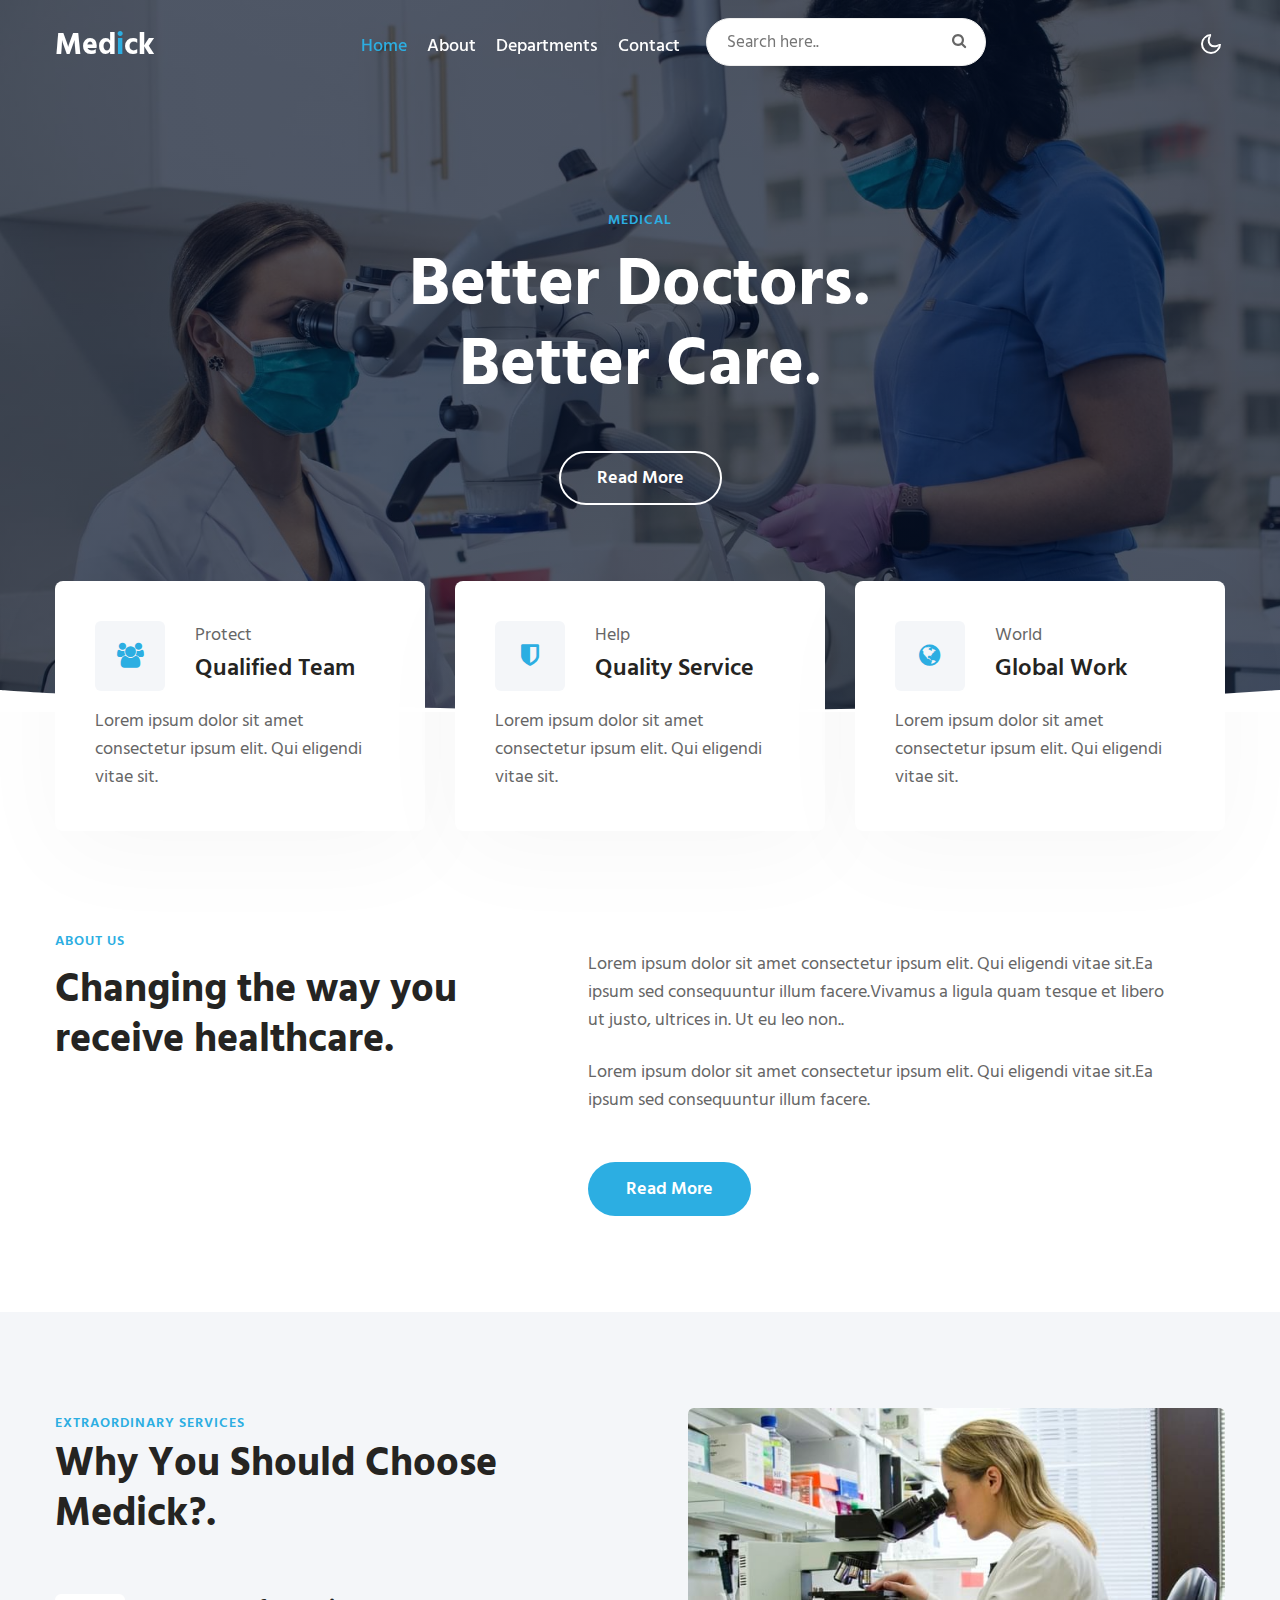
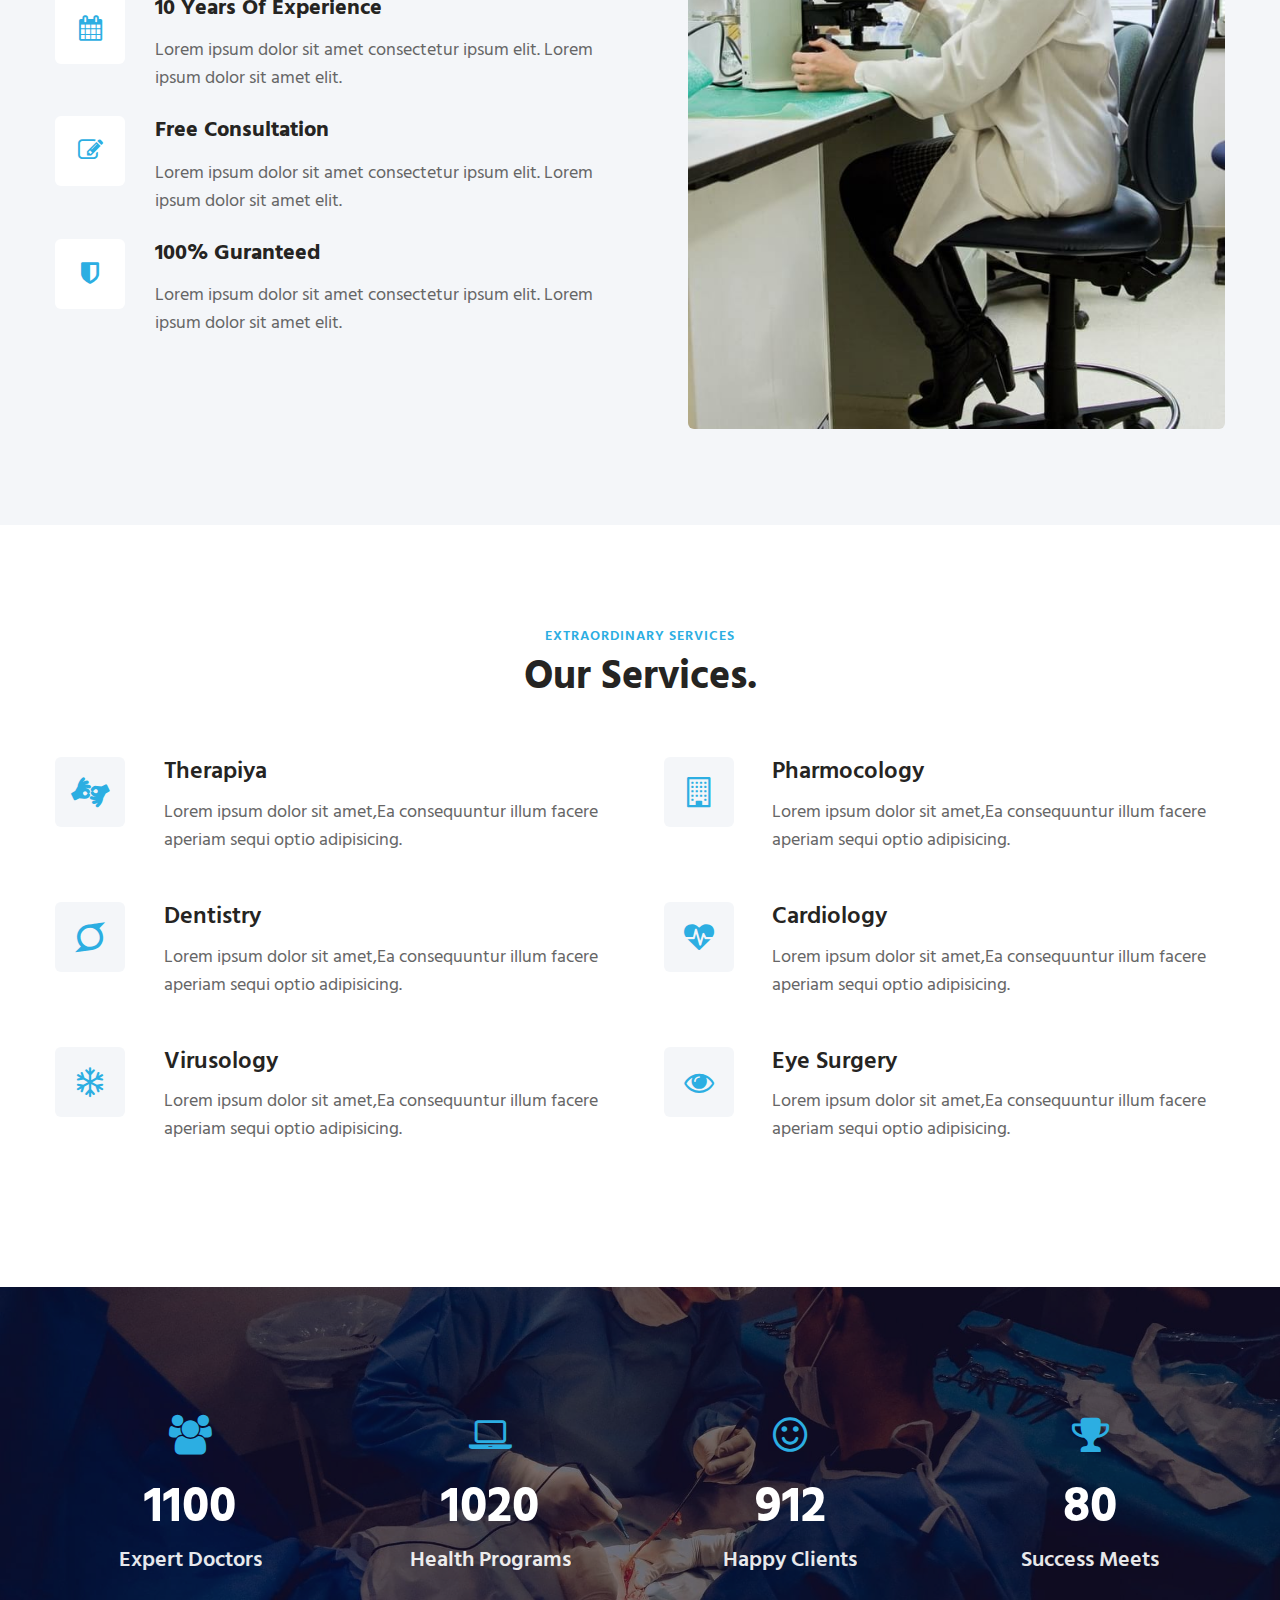
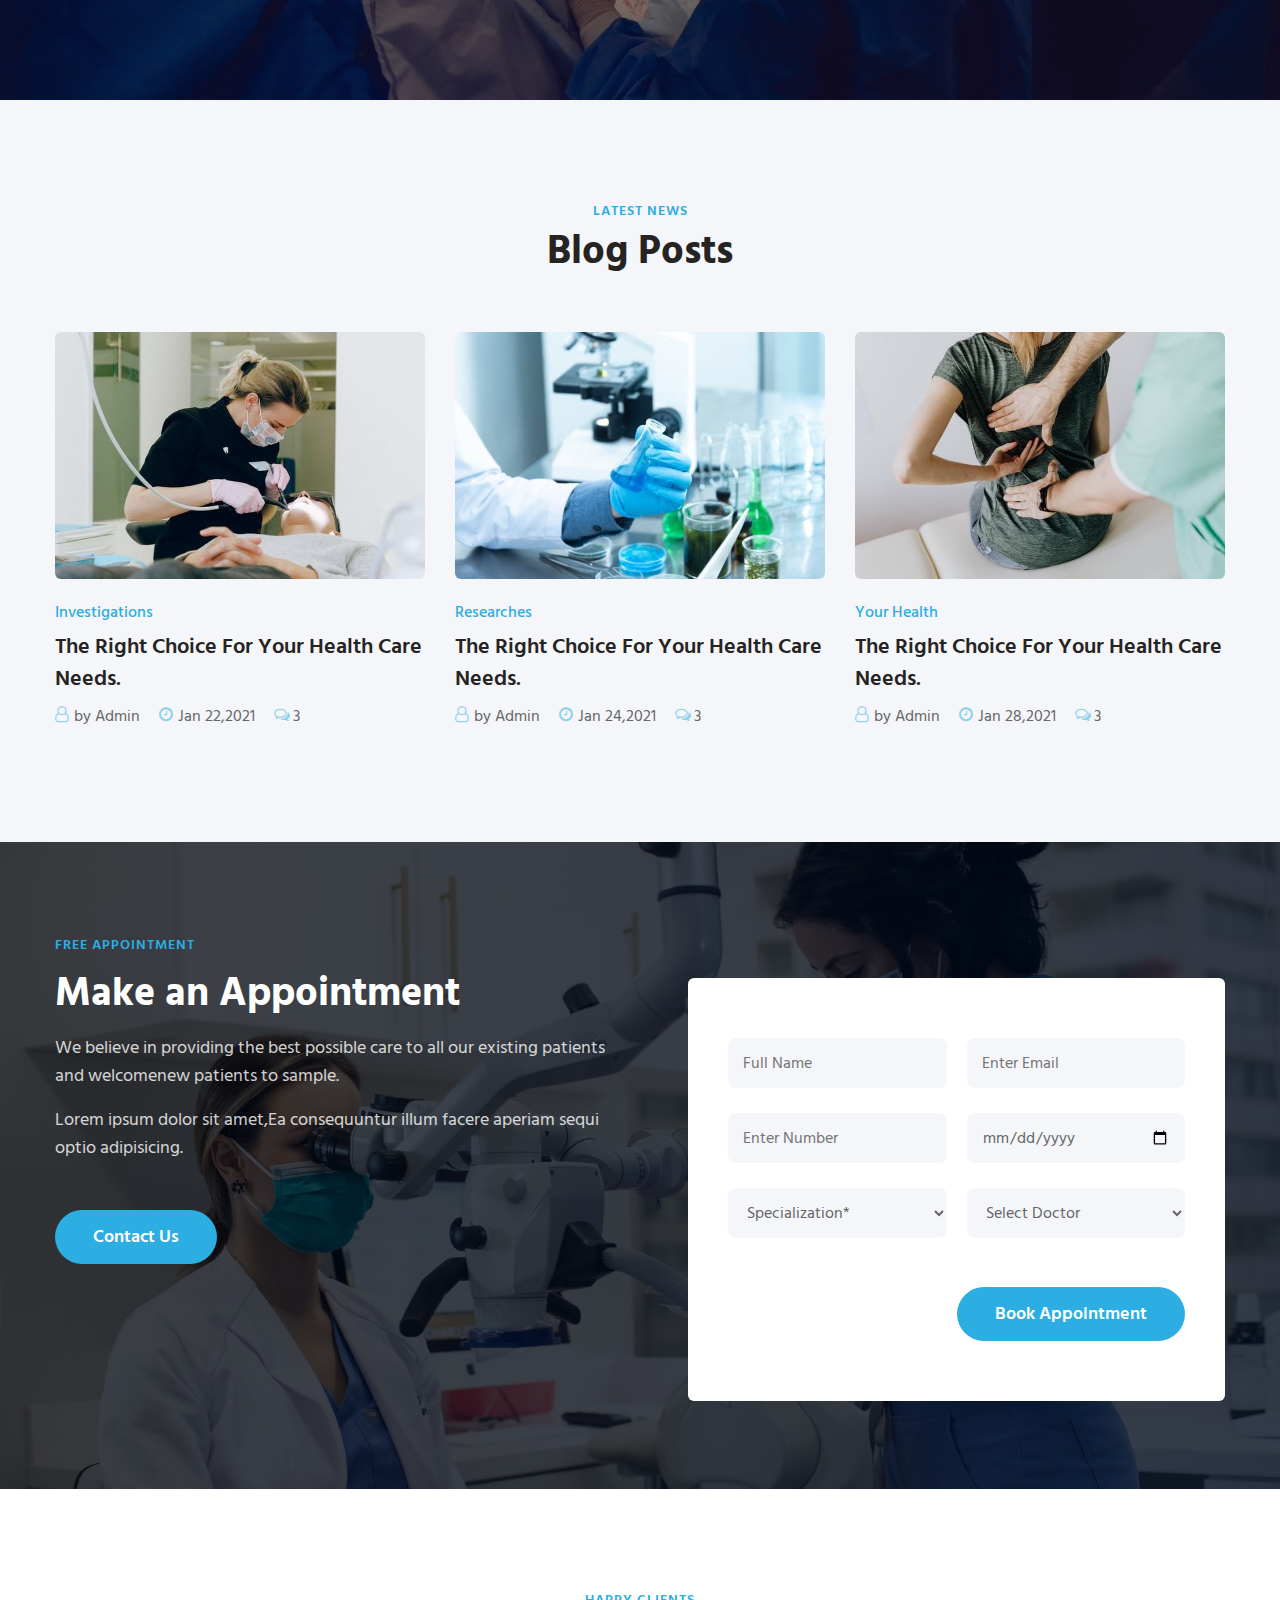
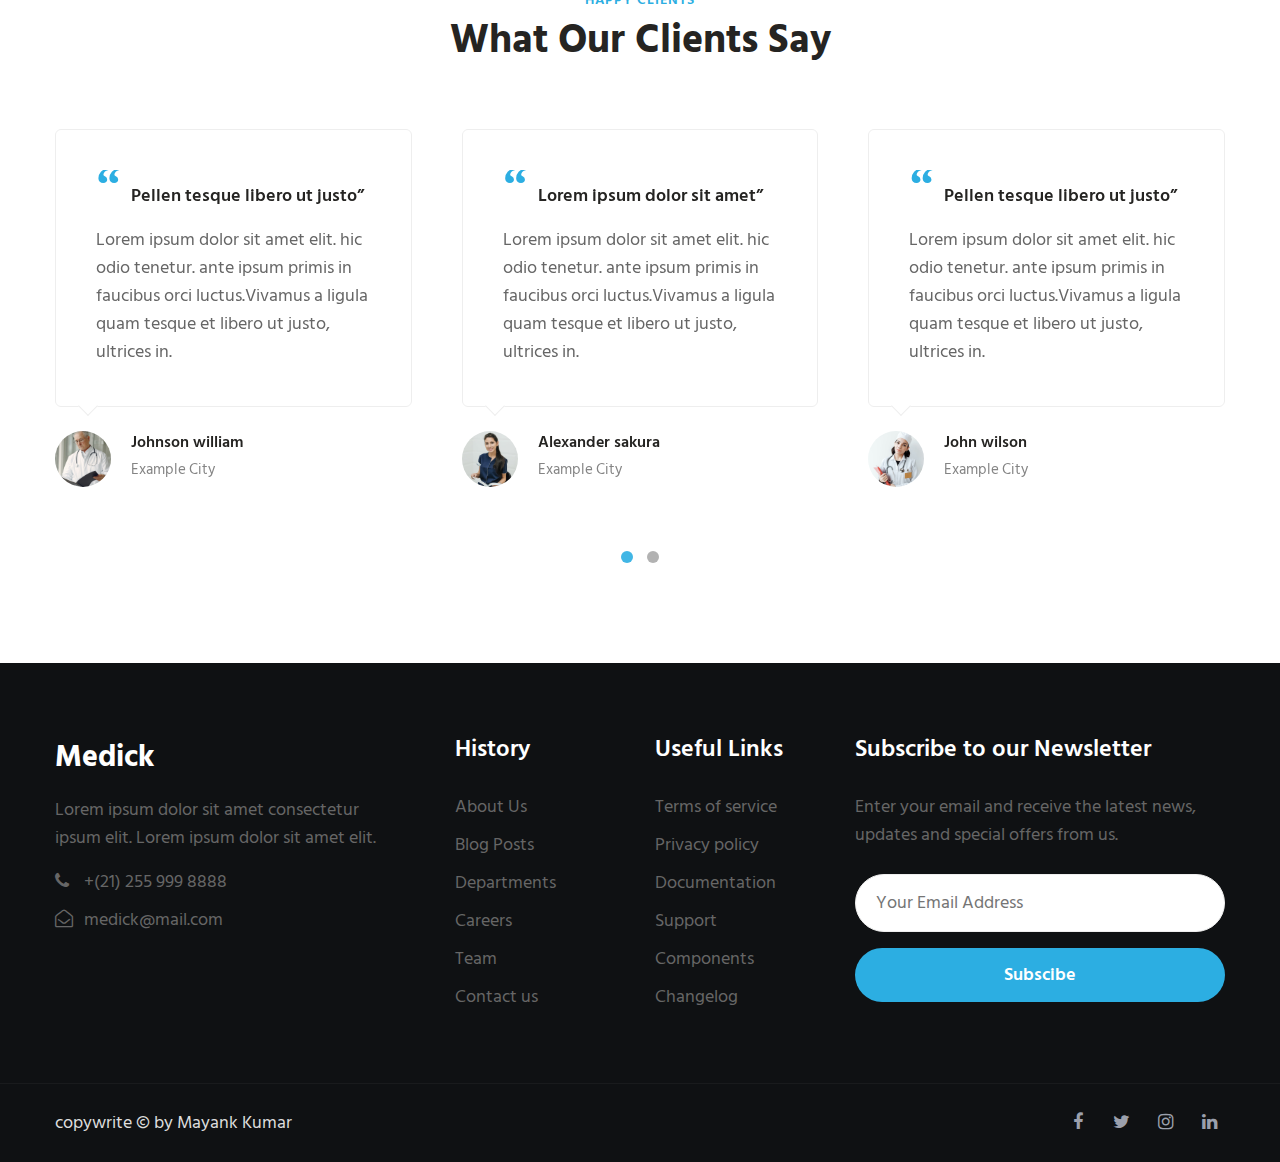
<file: index.html>
<!doctype html>
<html lang="zxx">

<head>
  <!-- Required meta tags -->
  <meta charset="utf-8">
  <meta name="viewport" content="width=device-width, initial-scale=1, shrink-to-fit=no">
  <meta name="keywords"
    content="Medick Responsive web template, Bootstrap Web Templates, Android Compatible web template, Smartphone Compatible web template, free webdesigns for Nokia, Samsung, LG, SonyEricsson, Motorola web design" />
  <title>Medick Medical | Home </title>
  <link href="//fonts.googleapis.com/css2?family=Hind+Siliguri:wght@400;500;600;700&display=swap"
    rel="stylesheet">
  
  <link rel="stylesheet" href="assets/css/style-starter.css">
</head>

<body>
  <div class="header-w3l">
  <!--header-->
  <header id="site-header" class="header-w3l fixed-top">
    <div class="container">
      <nav class="navbar navbar-expand-lg stroke">
        <a class="navbar-brand" href="index.html">
         Med<span class="sub-logo">i</span>ck</span>
        </a>
        <!-- if logo is image enable this   
            <a class="navbar-brand" href="#index.html">
                <img src="image-path" alt="Your logo" title="Your logo" style="height:35px;" />
            </a> -->
        <button class="navbar-toggler  collapsed bg-gradient" type="button" data-toggle="collapse"
          data-target="#navbarTogglerDemo02" aria-controls="navbarTogglerDemo02" aria-expanded="false"
          aria-label="Toggle navigation">
          <span class="navbar-toggler-icon fa icon-expand fa-bars"></span>
          <span class="navbar-toggler-icon fa icon-close fa-times"></span>
          </span>
        </button>

        <div class="collapse navbar-collapse" id="navbarTogglerDemo02">
          <ul class="navbar-nav mx-lg-auto">
            <li class="nav-item active">
              <a class="nav-link" href="index.html">Home</a>
            </li>
            <li class="nav-item">
              <a class="nav-link" href="about.html">About</a>
            </li>
            <li class="nav-item">
              <a class="nav-link" href="services.html">Departments</a>
            </li>
            
            <li class="nav-item">
              <a class="nav-link" href="contact.html">Contact</a>
            </li>
            <li class="search-bar ml-lg-3 mr-lg-5 mt-lg-0 mt-4">
              <!--/search-right-->
              <form class="search position-relative">
                <input type="search" class="search__input" name="search" placeholder="Search here.."
                  onload="equalWidth()" required="">
                <span class="fa fa-search search__icon"></span>
              </form>

              <!--//search-right-->
            </li>

          </ul>

        </div>
        <!-- toggle switch for light and dark theme -->
        <div class="mobile-position">
          <nav class="navigation">
            <div class="theme-switch-wrapper">
              <label class="theme-switch" for="checkbox">
                <input type="checkbox" id="checkbox">
                <div class="mode-container">
                  <i class="gg-sun"></i>
                  <i class="gg-moon"></i>
                </div>
              </label>
            </div>
          </nav>
        </div>
        <!-- //toggle switch for light and dark theme -->
      </nav>
    </div>
  </header>
</div>
  <!-- //header -->
  <!--banner content-->
  <div class="banner-w3l-main">
    <div class="w3l-banner-content">
      <div class="container">
        <div class="bannerhny-info text-center">
          <h6 class="title-subhny mb-2">Medical</h6>
          <h3 class="">Better Doctors. Better Care.</h3>
          <a class="btn btn-style btn-white mt-sm-5 mt-4" href="about.html">
            Read More</a>
        </div>
      </div>
    </div>
    <!-- home page block1 -->
    <section class="home-services pt-lg-0">
      <div class="container">
        <div class="row">
          <div class="col-lg-4 col-md-6 col-sm-12">
            <div class="box-wrap">
              <div class="box-wrap-grid">
                <div class="icon">
                  <span class="fa fa-users"></span>
                </div>
                <div class="info">
                  <p>Protect</p>
                  <h4><a href="#url">Qualified Team</a></h4>
                </div>
              </div>
              <p class="mt-3">Lorem ipsum dolor sit amet consectetur ipsum elit. Qui eligendi vitae sit.</p>
            </div>
          </div>
          <div class="col-lg-4 col-md-6 col-sm-12 mt-md-0 mt-4">
            <div class="box-wrap">
              <div class="box-wrap-grid">
                <div class="icon">
                  <span class="fa fa-shield"></span>
                </div>
                <div class="info">
                  <p>Help</p>
                  <h4><a href="#url">Quality Service</a></h4>

                </div>
              </div>
              <p class="mt-3">Lorem ipsum dolor sit amet consectetur ipsum elit. Qui eligendi vitae sit.</p>
            </div>
          </div>
          <div class="col-lg-4 col-md-6 col-sm-12 mt-lg-0 mt-4">
            <div class="box-wrap">
              <div class="box-wrap-grid">
                <div class="icon">
                  <span class="fa fa-globe"></span>
                </div>
                <div class="info">
                  <p>World</p>
                  <h4><a href="#url">Global Work</a></h4>

                </div>
              </div>
              <p class="mt-3">Lorem ipsum dolor sit amet consectetur ipsum elit. Qui eligendi vitae sit.</p>
            </div>
          </div>
        </div>
      </div>
    </section>
    <!-- //home page block1 -->
  </div>
  <!--//w3l-banner-content-->

  <!-- banner bottom shape -->
  <div class="position-relative">
    <div class="shape overflow-hidden">
      <svg viewBox="0 0 2880 48" fill="none" xmlns="http://www.w3.org/2000/svg">
        <path d="M0 48H1437.5H2880V0H2160C1442.5 52 720 0 720 0H0V48Z" fill="currentColor"></path>
      </svg>
    </div>
  </div>
  <!-- banner bottom shape -->

  <!--/content-1-->
  <div class="w3l-content-1 py-5">
    <div class="container py-lg-5 py-md-4 py-2">
      <div class="row w3l-content-inf mt-lg-5 pt-lg-5">
        <div class="col-lg-5 w3l-content-left mt-lg-4">
          <h6 class="title-subhny mb-2">About Us</h6>
          <h3 class="title-w3l mb-4">Changing the way you receive healthcare.</h3>
        </div>
        <div class="col-lg-7 w3l-content-right pl-lg-5 mt-lg-4">
          <p class="para-sub pr-lg-5 mt-md-4 mt-3 mx-auto">Lorem ipsum dolor sit amet consectetur ipsum elit. Qui
            eligendi
            vitae sit.Ea
            ipsum sed consequuntur illum facere.Vivamus a ligula quam tesque et libero ut justo, ultrices in. Ut eu leo
            non..
          </p>
          <p class="para-sub pr-lg-5 mt-md-4 mt-3 mx-auto">Lorem ipsum dolor sit amet consectetur ipsum elit. Qui
            eligendi
            vitae sit.Ea
            ipsum sed consequuntur illum facere.
          </p>
          <a class="btn btn-style btn-outline-light mt-sm-5 mt-4 mr-2" href="about.html">
            Read More</a>
        </div>
      </div>
    </div>
  </div>
  <!--//w3l-content-1-->
  <!-- /w3l-content-2-->
  <div class="w3l-content-2 py-5">
    <div class="container py-md-5 py-2">
      <div class="row whybox-wrap">
        <div class="col-lg-6 whybox-wrap-left">
          <div class="title-content text-left">
            <h6 class="title-subhny">Extraordinary Services</h6>
            <h3 class="title-w3l mb-sm-5 mb-4 pb-2">Why You Should Choose Medick?.</h3>
          </div>

          <div class="whybox-wrap-grid mb-4">
            <div class="icon">
              <span class="fa fa-calendar"></span>
            </div>
            <div class="info">
              <h4><a href="#url">10 Years Of Experience</a></h4>
              <p class="mt-3">Lorem ipsum dolor sit amet consectetur ipsum elit. Lorem ipsum dolor sit amet elit. </p>
            </div>
          </div>
          <div class="whybox-wrap-grid mb-4">
            <div class="icon">
              <span class="fa fa-pencil-square-o"></span>
            </div>
            <div class="info">
              <h4><a href="#url">Free Consultation</a></h4>
              <p class="mt-3">Lorem ipsum dolor sit amet consectetur ipsum elit. Lorem ipsum dolor sit amet elit. </p>
            </div>
          </div>
          <div class="whybox-wrap-grid mb-4">
            <div class="icon">
              <span class="fa fa-shield"></span>
            </div>
            <div class="info">
              <h4><a href="#url">100% Guranteed</a></h4>
              <p class="mt-3">Lorem ipsum dolor sit amet consectetur ipsum elit. Lorem ipsum dolor sit amet elit. </p>
            </div>
          </div>
        </div>
        <div class="col-lg-6 whybox-wrap-right pl-lg-5 position-relative mt-lg-0 mt-4">
          <img src="assets/images/ab.jpg" alt="" class="img-fluid radius-image">

        </div>
      </div>

    </div>
  </div>
  <!-- //w3l-content-2-->
  <!-- /w3l-content-4-->
  <section class="w3l-content-4 py-5" id="features">
    <div class="content-4-main py-lg-5 py-md-4">
      <div class="container">
        <div class="title-content text-center">
          <h6 class="title-subhny">Extraordinary Services</h6>
          <h3 class="title-w3l mb-sm-5 mb-4 pb-lg-2">Our Services.</h3>
        </div>
        <div class="content-info-in row">
          <div class="content-left col-lg-6">
            <div class="row content4-right-grids mb-sm-5 mb-4">
              <div class="col-lg-2 col-3 content4-right-icon">
                <div class="content4-icon icon-clr1">
                  <span class="fa fa-american-sign-language-interpreting"></span>
                </div>
              </div>
              <div class="col-lg-10 col-9 content4-right-info pl-4">
                <h6><a href="#url">Therapiya</a></h6>
                <p>Lorem ipsum dolor sit amet,Ea consequuntur illum facere aperiam sequi optio
                  adipisicing.</p>
              </div>
            </div>
            <div class="row content4-right-grids mb-sm-5 mb-4">
              <div class="col-lg-2 col-3 content4-right-icon">
                <div class="content4-icon icon-clr2">
                  <span class="fa fa-superpowers"></span>
                </div>
              </div>
              <div class="col-lg-10 col-9 content4-right-info pl-4">
                <h6><a href="#url">Dentistry</a></h6>
                <p>Lorem ipsum dolor sit amet,Ea consequuntur illum facere aperiam sequi optio
                  adipisicing.</p>
              </div>
            </div>
            <div class="row content4-right-grids mb-sm-5 mb-4">
              <div class="col-lg-2 col-3 content4-right-icon">
                <div class="content4-icon icon-clr2">
                  <span class="fa fa-snowflake-o"></span>
                </div>
              </div>
              <div class="col-lg-10 col-9 content4-right-info pl-4">
                <h6><a href="#url">Virusology</a></h6>
                <p>Lorem ipsum dolor sit amet,Ea consequuntur illum facere aperiam sequi optio
                  adipisicing.</p>
              </div>
            </div>
          </div>
          <div class="content-right col-lg-6 pl-lg-4 mt-lg-0 mt-2">
            <div class="row content4-right-grids mb-sm-5 mb-4">
              <div class="col-lg-2 col-3 content4-right-icon">
                <div class="content4-icon icon-clr3">
                  <span class="fa fa-building-o"></span>
                </div>
              </div>
              <div class="col-lg-10 col-9 content4-right-info pl-4">
                <h6><a href="#url">Pharmocology</a></h6>
                <p>Lorem ipsum dolor sit amet,Ea consequuntur illum facere aperiam sequi optio
                  adipisicing.</p>
              </div>
            </div>
            <div class="row content4-right-grids mb-sm-5 mb-4">
              <div class="col-lg-2 col-3 content4-right-icon">
                <div class="content4-icon icon-clr4">
                  <span class="fa fa-heartbeat"></span>
                </div>
              </div>
              <div class="col-lg-10 col-9 content4-right-info pl-4">
                <h6><a href="#url"> Cardiology</a></h6>
                <p>Lorem ipsum dolor sit amet,Ea consequuntur illum facere aperiam sequi optio
                  adipisicing.</p>
              </div>
            </div>
            <div class="row content4-right-grids">
              <div class="col-lg-2 col-3 content4-right-icon">
                <div class="content4-icon icon-clr4">
                  <span class="fa fa-eye"></span>
                </div>
              </div>
              <div class="col-lg-10 col-9 content4-right-info pl-4">
                <h6><a href="#url"> Eye Surgery</a></h6>
                <p>Lorem ipsum dolor sit amet,Ea consequuntur illum facere aperiam sequi optio
                  adipisicing.</p>
              </div>
            </div>
          </div>
        </div>
      </div>
    </div>
  </section>
  <!-- //w3l-content-4-->

  <!-- stats -->
  <section class="w3l-stats py-lg-0 py-5" id="stats">
    <div class="gallery-inner container py-lg-0 py-3">
      <div class="row stats-con">
        <div class="col-lg-3 col-6 stats_info counter_grid">
          <span class="fa fa-users"></span>
          <p class="counter">1100</p>
          <h4>Expert Doctors</h4>
        </div>
        <div class="col-lg-3 col-6 stats_info counter_grid1">
          <span class="fa fa-laptop"></span>
          <p class="counter">1020</p>
          <h4>Health Programs</h4>
        </div>
        <div class="col-lg-3 col-6 stats_info counter_grid mt-lg-0 mt-5">
          <span class="fa fa-smile-o"></span>
          <p class="counter">912</p>
          <h4>Happy Clients</h4>
        </div>
        <div class="col-lg-3 col-6 stats_info counter_grid2 mt-lg-0 mt-5">
          <span class="fa fa-trophy"></span>
          <p class="counter">80</p>
          <h4>Success Meets</h4>
        </div>
      </div>
    </div>
  </section>
  <!-- //stats -->
  <!--/Blog-Posts-->
  <section class="w3l-blog py-5" id="blog">
    <div class="container py-lg-5 py-md-4 py-2">
      <div class="title-content text-center">
        <h6 class="title-subhny text-center">Latest News</h6>
        <h3 class="title-w3l pb-sm-o pb-2 text-center">Blog Posts</h3>
      </div>
      <div class="row inner-sec-w3ls">
        <!--/services-grids-->
        <div class="col-lg-4 col-md-6 about-in blog-grid-info text-left mt-5">
          <div class="card img">
            <div class="card-body img">
              <a href="blog-single.html" class="d-block">
                <img src="assets/images/g7.jpg" alt="" class="img-fluid radius-image">
              </a>
              <div class="blog-des mt-4">
                <h6 class="card-cap mb-2"><a href="blog-single.html">Investigations</a></h6>
                <h5 class="card-title mb-2"><a href="blog-single.html">The Right Choice For Your Health Care Needs.</a>
                </h5>
                <ul class="admin-post mb-3">
                  <li>
                    <span class="fa fa-user-o"></span><a href="#admin"> by Admin</a>
                  </li>
                  <li>
                    <p><span class="fa fa-clock-o"></span> Jan 22,2021</p>
                  </li>
                  <li>
                    <a href="#comments"><span class="fa fa-comments-o"></span> 3</a>
                  </li>
                </ul>

              </div>
            </div>
          </div>
        </div>
        <div class="col-lg-4 col-md-6 about-in blog-grid-info text-left mt-5">
          <div class="card img">
            <div class="card-body img">
              <a href="blog-single.html" class="d-block">
                <img src="assets/images/g5.jpg" alt="" class="img-fluid radius-image">
              </a>
              <div class="blog-des mt-4">
                <h6 class="card-cap mb-2"><a href="blog-single.html">Researches</a></h6>
                <h5 class="card-title mb-2"><a href="blog-single.html">The Right Choice For Your Health Care Needs.</a>
                </h5>
                <ul class="admin-post mb-3">
                  <li>
                    <span class="fa fa-user-o"></span><a href="#admin"> by Admin</a>
                  </li>
                  <li>
                    <p><span class="fa fa-clock-o"></span> Jan 24,2021</p>
                  </li>
                  <li>
                    <a href="#comments"><span class="fa fa-comments-o"></span> 3</a>
                  </li>
                </ul>

              </div>
            </div>
          </div>
        </div>
        <div class="col-lg-4 col-md-6 about-in blog-grid-info text-left mt-5">
          <div class="card img">
            <div class="card-body img">
              <a href="blog-single.html" class="d-block">
                <img src="assets/images/g3.jpg" alt="" class="img-fluid radius-image">
              </a>
              <div class="blog-des mt-4">
                <h6 class="card-cap mb-2"><a href="blog-single.html">Your Health </a></h6>
                <h5 class="card-title mb-2"><a href="blog-single.html">The Right Choice For Your Health Care Needs.</a>
                </h5>
                <ul class="admin-post mb-3">
                  <li>
                    <span class="fa fa-user-o"></span><a href="#admin"> by Admin</a>
                  </li>
                  <li>
                    <p><span class="fa fa-clock-o"></span> Jan 28,2021</p>
                  </li>
                  <li>
                    <a href="#comments"><span class="fa fa-comments-o"></span> 3</a>
                  </li>
                </ul>

              </div>
            </div>
          </div>
        </div>
      </div>
    </div>
    </div>
  </section>
  <!--//Blog-Posts-->
  <!-- /w3l-content-3-->
  <section class="w3l-content-3 py-5">
    <!-- /content-6-section -->
    <div class="content-3-info py-3">
      <div class="container py-lg-4">
        <div class="row appointment-formw3">
          <div class="col-lg-6 welcome-left">
            <h6 class="title-subhny mb-2">Free Appointment</h6>
            <h3 class="title-w3l two mb-3">Make an Appointment</h3>
            <p class="mb-3">
              We believe in providing the best possible care to all our existing patients and welcomenew patients to
              sample.</p>
            <p>Lorem ipsum dolor sit amet,Ea consequuntur illum facere aperiam sequi optio adipisicing.</p>
            <a class="btn btn-style btn-outline-light mt-sm-5 mt-4 mr-2" href="#">
              Contact Us</a>
          </div>
          <div class="col-lg-6 free-appointment pl-lg-5 mt-5">
            <div class="appointment-form">
              <form action="#" method="post">
                <div class="fields-grid">
                  <div class="styled-input">

                    <div class="appointment-form-field">

                      <input type="text" name="fullname" placeholder="Full Name" required="">
                    </div>
                  </div>
                  <div class="styled-input">

                    <div class="appointment-form-field">

                      <input type="email" name="email" placeholder="Enter Email" required="">
                    </div>
                  </div>
                  <div class="styled-input">

                    <div class="appointment-form-field">

                      <input type="text" name="phone" placeholder="Enter Number" required="">
                    </div>
                  </div>

                  <div class="styled-input">

                    <div class="appointment-form-field">

                      <input type="date" name="date" placeholder="Set a Date" required="">
                    </div>
                  </div>
                  <div class="styled-input">

                    <div class="appointment-form-field">

                      <select id="department" required="Specialization">
                        <option value="">Specialization*</option>
                        <option value="">Cardiology</option>
                        <option value="">Heart Surgery</option>
                        <option value="">Skin Care</option>
                        <option value="">Body Check-up</option>
                        <option value="">Numerology</option>
                        <option value="">Diagnosis</option>
                        <option value="">Others</option>
                      </select>
                    </div>
                  </div>
                  <div class="styled-input">

                    <div class="appointment-form-field">

                      <select id="doctor" required="Select Doctor">
                        <option value="">Select Doctor</option>
                        <option value="">Doctor 1</option>
                        <option value="">Doctor 2</option>
                        <option value="">Doctor 3</option>
                        <option value="">Doctor 4</option>
                        <option value="">Doctor 5</option>
                        <option value="">Doctor 6</option>
                        <option value="">Doctor 7</option>
                      </select>
                    </div>
                  </div>

                </div>
                <div class="appointment-btn text-lg-right">
                  <button type="submit" class="btn btn-style btn-primary mt-4">Book Appointment</button>
                </div>
              </form>
            </div>
          </div>
        </div>
      </div>
    </div>
  </section>
  <!-- //w3l-content-3-->
  <!-- testimonials section -->
  <section class="w3l-clients w3l-test pb-5" id="testimonials">
    <div class="midd-w3 py-5">
      <div class="container py-lg-5 py-md-4 pt-2 pb-lg-5">
        <div class="title-content text-center">
          <h6 class="title-subhny text-center">Happy Clients</h6>
          <h3 class="title-w3l mb-sm-5 mb-4 pb-sm-o pb-2 text-center">What Our Clients Say</h3>
        </div>
        <div id="owl-demo2" class="owl-carousel owl-theme mt-4 py-md-2 mb-md-4">
          <div class="item">
            <div class="testimonial-content">
              <div class="testimonial">
                <blockquote>
                  <q>Pellen tesque libero ut justo</q>
                </blockquote>
                <p>Lorem ipsum dolor sit amet elit. hic odio tenetur. ante ipsum primis in
                  faucibus orci luctus.Vivamus a ligula quam tesque et libero ut justo, ultrices in. </p>
              </div>
              <div class="bottom-info mt-4">
                <a class="comment-img" href="#url"><img src="assets/images/team1.jpg" class="img-responsive"
                    alt="placeholder image"></a>
                <div class="people-info align-self">
                  <h3>Johnson william</h3>
                  <p class="identity">Example City</p>
                </div>
              </div>
            </div>
          </div>
          <div class="item">
            <div class="testimonial-content">
              <div class="testimonial">
                <blockquote>
                  <q>Lorem ipsum dolor sit amet</q>
                </blockquote>
                <p>Lorem ipsum dolor sit amet elit. hic odio tenetur. ante ipsum primis in
                  faucibus orci luctus.Vivamus a ligula quam tesque et libero ut justo, ultrices in. </p>
              </div>
              <div class="bottom-info mt-4">
                <a class="comment-img" href="#url"><img src="assets/images/team2.jpg" class="img-responsive"
                    alt="placeholder image"></a>
                <div class="people-info align-self">
                  <h3>Alexander sakura</h3>
                  <p class="identity">Example City</p>
                </div>
              </div>
            </div>
          </div>
          <div class="item">
            <div class="testimonial-content">
              <div class="testimonial">
                <blockquote>
                  <q>Pellen tesque libero ut justo</q>
                </blockquote>
                <p>Lorem ipsum dolor sit amet elit. hic odio tenetur. ante ipsum primis in
                  faucibus orci luctus.Vivamus a ligula quam tesque et libero ut justo, ultrices in. </p>
              </div>
              <div class="bottom-info mt-4">
                <a class="comment-img" href="#url"><img src="assets/images/team3.jpg" class="img-responsive"
                    alt="placeholder image"></a>
                <div class="people-info align-self">
                  <h3>John wilson</h3>
                  <p class="identity">Example City</p>
                </div>
              </div>
            </div>
          </div>
          <div class="item">
            <div class="testimonial-content">
              <div class="testimonial">
                <blockquote>
                  <q>Lorem ipsum dolor sit amet</q>
                </blockquote>
                <p>Lorem ipsum dolor sit amet elit. hic odio tenetur. ante ipsum primis in
                  faucibus orci luctus.Vivamus a ligula quam tesque et libero ut justo, ultrices in. </p>
              </div>
              <div class="bottom-info mt-4">
                <a class="comment-img" href="#url"><img src="assets/images/team2.jpg" class="img-responsive"
                    alt="placeholder image"></a>
                <div class="people-info align-self">
                  <h3>Julia sakura</h3>
                  <p class="identity">Example City</p>
                </div>
              </div>
            </div>
          </div>
          <div class="item">
            <div class="testimonial-content">
              <div class="testimonial">
                <blockquote>
                  <q>Pellen tesque libero ut justo</q>
                </blockquote>
                <p>Lorem ipsum dolor sit amet elit. hic odio tenetur. ante ipsum primis in
                  faucibus orci luctus.Vivamus a ligula quam tesque et libero ut justo, ultrices in. </p>
              </div>
              <div class="bottom-info mt-4">
                <a class="comment-img" href="#url"><img src="assets/images/team3.jpg" class="img-responsive"
                    alt="placeholder image"></a>
                <div class="people-info align-self">
                  <h3>John wilson</h3>
                  <p class="identity">Example City</p>
                </div>
              </div>
            </div>
          </div>
          <div class="item">
            <div class="testimonial-content">
              <div class="testimonial">
                <blockquote>
                  <q>Lorem ipsum dolor sit amet.</q>
                </blockquote>
                <p>Lorem ipsum dolor sit amet elit. hic odio tenetur. ante ipsum primis in
                  faucibus orci luctus.Vivamus a ligula quam tesque et libero ut justo, ultrices in. </p>
              </div>
              <div class="bottom-info mt-4">
                <a class="comment-img" href="#url"><img src="assets/images/team2.jpg" class="img-responsive"
                    alt="placeholder image"></a>
                <div class="people-info align-self">
                  <h3>Julia sakura</h3>
                  <p class="identity">Example City</p>
                </div>
              </div>
            </div>
          </div>
        </div>
      </div>
    </div>
  </section>
  <!-- //testimonials section -->

  <!-- footer -->
  <section class="w3l-footer-29-main">
    <div class="footer-29 py-5">
      <div class="container py-lg-4">
        <div class="row footer-top-29">
          <div class="col-lg-4 col-md-6 col-sm-7 footer-list-29 footer-1 pr-lg-5">
            <div class="footer-logo mb-3">
              <a class="navbar-brand" href="index.html">Medick</a>
            </div>
            <p>Lorem ipsum dolor sit amet consectetur ipsum elit. Lorem ipsum dolor sit amet elit.</p>
            <ul class="mt-3">
              <li><a href="tel:+(21) 255 999 8888"><span class="fa fa-phone"></span> +(21) 255 999 8888</a></li>
              <li><a href="mailto:medick@mail.com" class="mail"><span class="fa fa-envelope-open-o"></span>
                  medick@mail.com</a></li>
            </ul>
          </div>
          <div class="col-lg-2 col-md-6 col-sm-5 col-6 footer-list-29 footer-2 mt-sm-0 mt-5">

            <ul>
             <h6 class="footer-title-29">History</h6>
              <li><a href="about.html">About Us</a></li>
              <li><a href="blog.html"> Blog Posts</a></li>
              <li><a href="services.html">Departments</a></li>
              <li><a href="#careers"> Careers</a></li>
              <li><a href="about.html">Team</a></li>
              <li><a href="contact.html">Contact us</a></li>
            </ul>
          </div>
          <div class="col-lg-2 col-md-6 col-sm-5 col-6 footer-list-29 footer-3 mt-lg-0 mt-5">
            <h6 class="footer-title-29">Useful Links</h6>
            <ul>
              <li><a href="#terms">Terms of service</a></li>
              <li><a href="#privacy"> Privacy policy</a></li>
              <li><a href="#doc"> Documentation</a></li>
              <li><a href="#support"> Support</a></li>
              <li><a href="#components"> Components</a></li>
              <li><a href="#changelog"> Changelog</a></li>
            </ul>

          </div>
          <div class="col-lg-4 col-md-6 col-sm-7 footer-list-29 footer-4 mt-lg-0 mt-5">
            <h6 class="footer-title-29">Subscribe to our Newsletter </h6>
            <p>Enter your email and receive the latest news, updates and special offers from us.</p>

            <form action="#" class="subscribe" method="post">
              <input type="email" name="email" placeholder="Your Email Address" required="">
              <button class="btn btn-style btn-primary w-100 mt-3">Subscibe</button>
            </form>
          </div>
        </div>
      </div>
    </div>
  </section>
  <!-- //footer -->

  <!-- copyright -->
  <section class="w3l-copyright">
    <div class="container">
      <div class="row bottom-copies">
        <p class="col-lg-8 copy-footer-29">copywrite &copy; by Mayank Kumar</p>

        <div class="col-lg-4 main-social-footer-29">
          <a href="#facebook" class="facebook"><span class="fa fa-facebook"></span></a>
          <a href="#twitter" class="twitter"><span class="fa fa-twitter"></span></a>
          <a href="#instagram" class="instagram"><span class="fa fa-instagram"></span></a>
          <a href="#linkedin" class="linkedin"><span class="fa fa-linkedin"></span></a>
        </div>

      </div>
    </div>

    <!-- move top -->
    <button onclick="topFunction()" id="movetop" title="Go to top">
      &#10548;
    </button>
    <script>
      // When the user scrolls down 20px from the top of the document, show the button
      window.onscroll = function () {
        scrollFunction()
      };

      function scrollFunction() {
        if (document.body.scrollTop > 20 || document.documentElement.scrollTop > 20) {
          document.getElementById("movetop").style.display = "block";
        } else {
          document.getElementById("movetop").style.display = "none";
        }
      }

      // When the user clicks on the button, scroll to the top of the document
      function topFunction() {
        document.body.scrollTop = 0;
        document.documentElement.scrollTop = 0;
      }
    </script>
    <!-- /move top -->
  </section>
  <!-- //copyright -->
  <!--//footer-->
  <script src="assets/js/jquery-3.3.1.min.js"></script>
  <script src="assets/js/theme-change.js"></script>
  <!-- owl carousel -->
  <script src="assets/js/owl.carousel.js"></script>
  <!-- script for tesimonials carousel slider -->
  <script>
    $(document).ready(function () {
      $("#owl-demo2").owlCarousel({
        loop: true,
        nav: false,
        margin: 50,
        responsiveClass: true,
        responsive: {
          0: {
            items: 1,
            nav: false
          },
          736: {
            items: 1,
            nav: false
          },
          991: {
            items: 2,
            margin: 30,
            nav: false
          },
          1080: {
            items: 3,
            nav: false
          }
        }
      })
    })
  </script>
  <!-- //script for tesimonials carousel slider -->
  <!-- stats number counter-->
  <script src="assets/js/jquery.waypoints.min.js"></script>
  <script src="assets/js/jquery.countup.js"></script>
  <script>
    $('.counter').countUp();
  </script>
  <!-- //stats number counter -->
  <!-- disable body scroll which navbar is in active -->
  <script>
    $(function () {
      $('.navbar-toggler').click(function () {
        $('body').toggleClass('noscroll');
      })
    });
  </script>
  <!-- disable body scroll which navbar is in active -->

  <!--/MENU-JS-->
  <script>
    $(window).on("scroll", function () {
      var scroll = $(window).scrollTop();

      if (scroll >= 80) {
        $("#site-header").addClass("nav-fixed");
      } else {
        $("#site-header").removeClass("nav-fixed");
      }
    });

    //Main navigation Active Class Add Remove
    $(".navbar-toggler").on("click", function () {
      $("header").toggleClass("active");
    });
    $(document).on("ready", function () {
      if ($(window).width() > 991) {
        $("header").removeClass("active");
      }
      $(window).on("resize", function () {
        if ($(window).width() > 991) {
          $("header").removeClass("active");
        }
      });
    });
  </script>
  <!--//MENU-JS-->


  <script src="assets/js/bootstrap.min.js"></script>

</body>

</html>
</file>
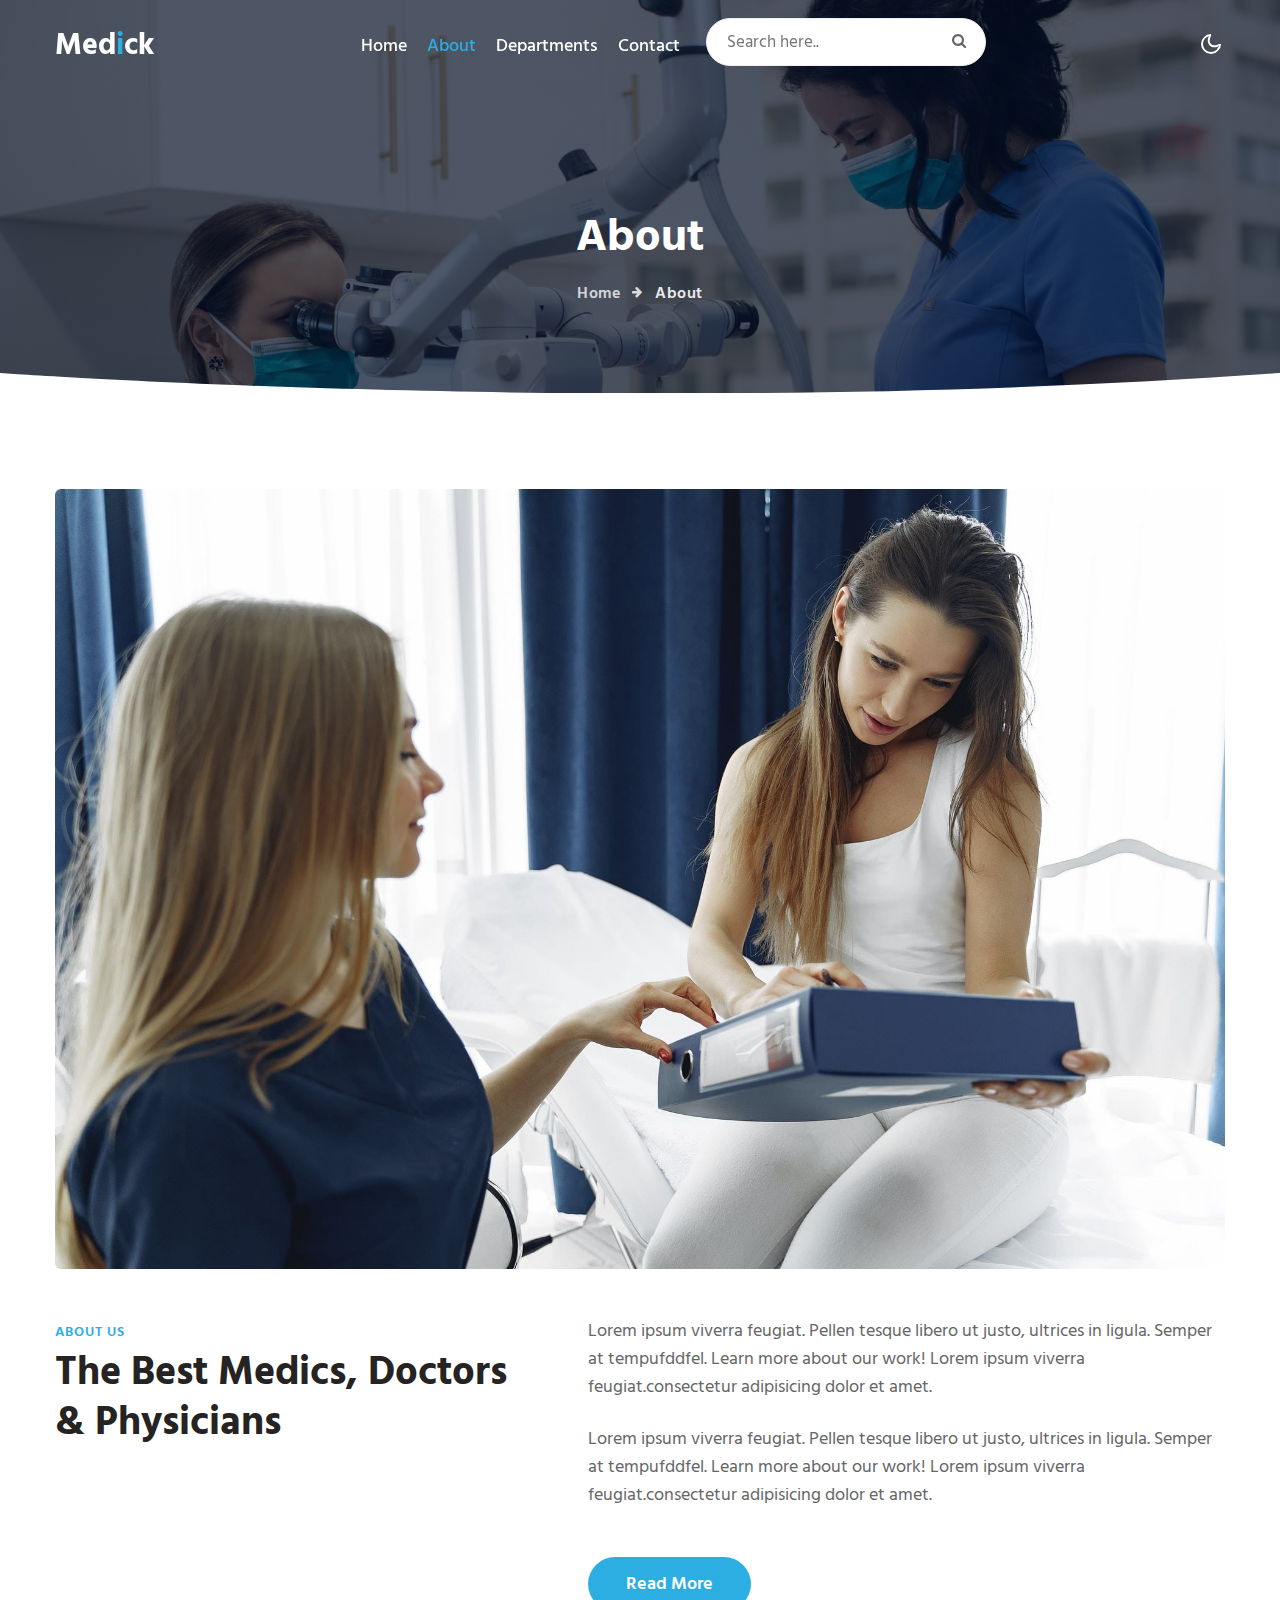
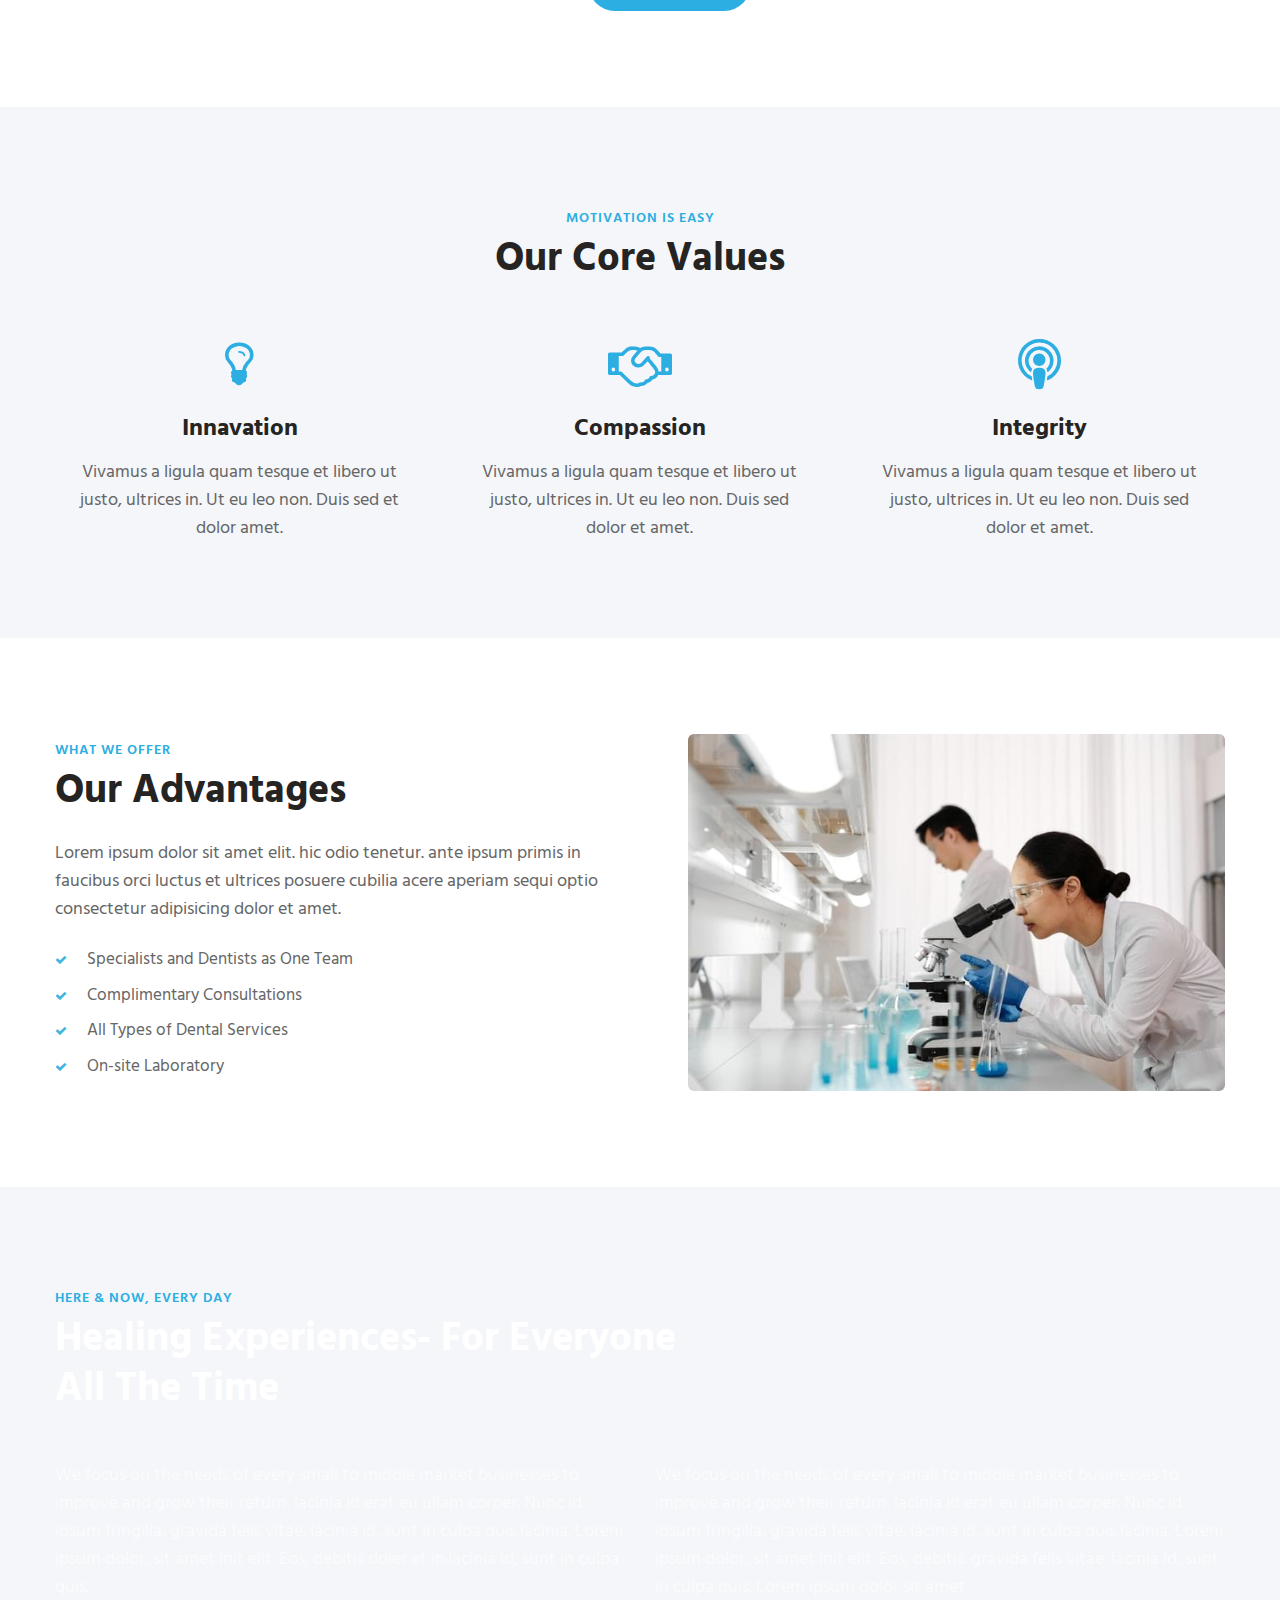
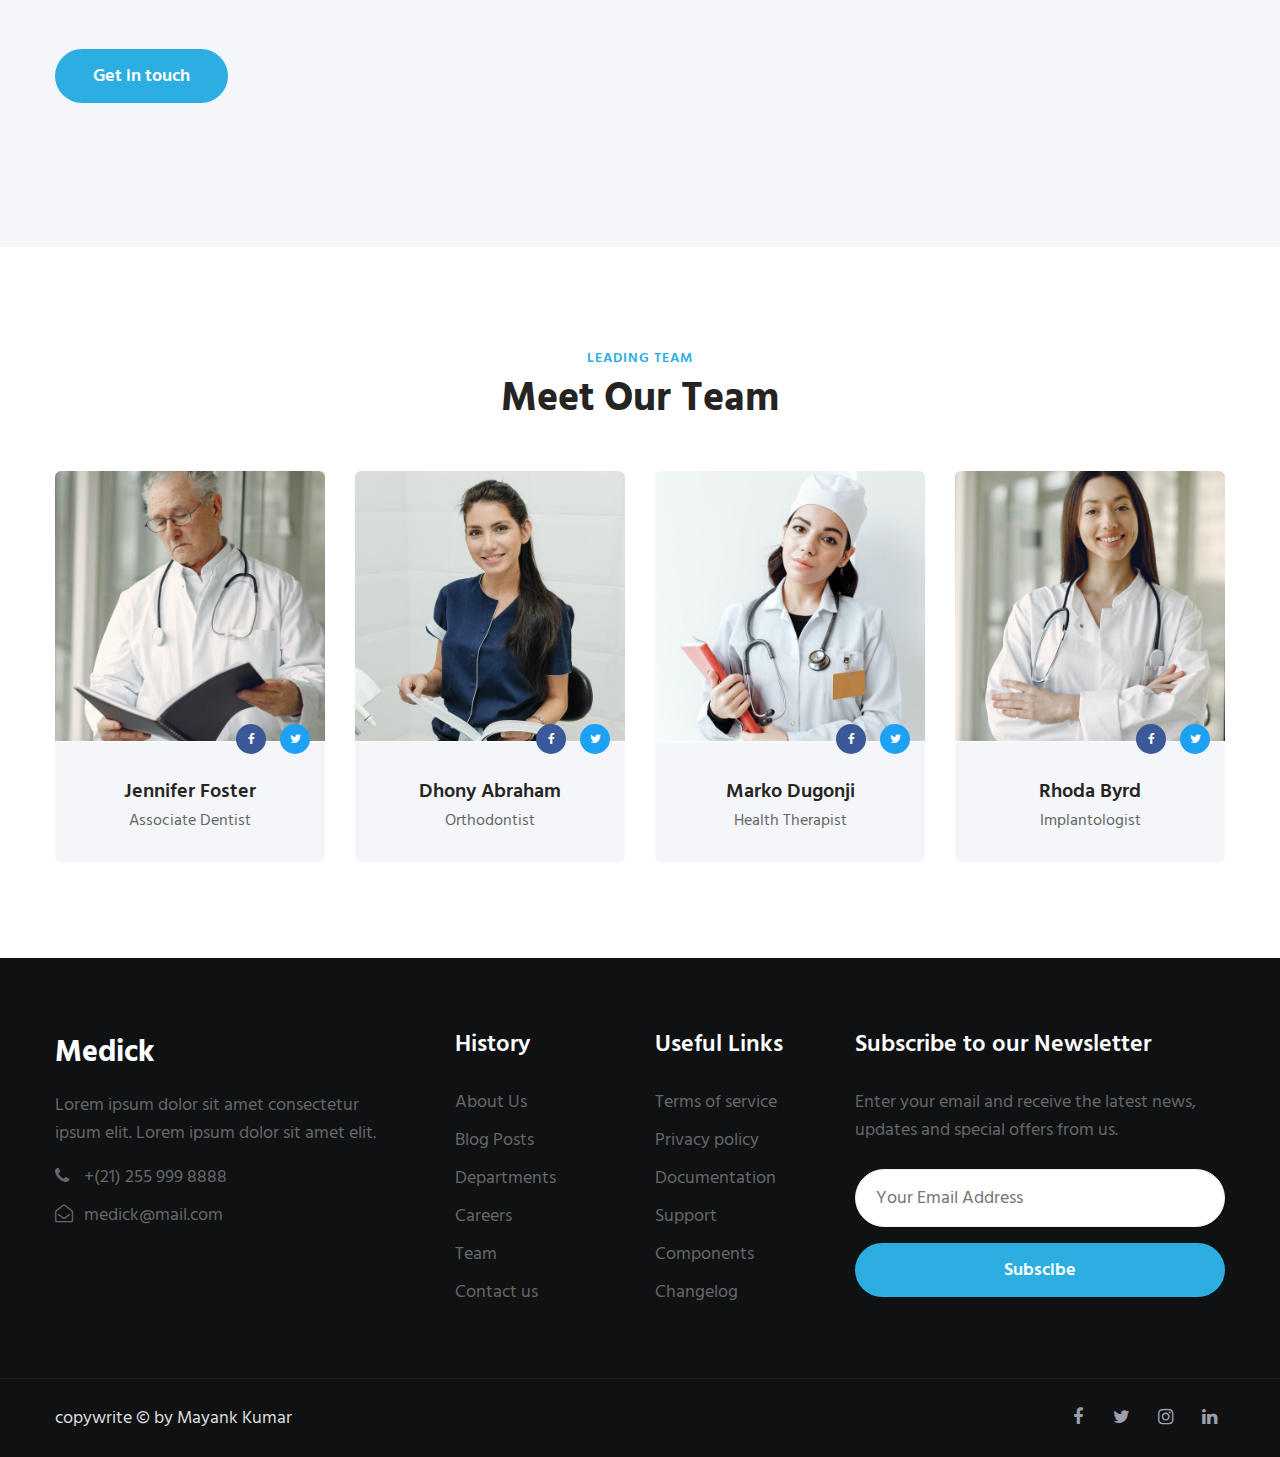
<file: about.html>
<!doctype html>
<html lang="zxx">

<head>
  <!-- Required meta tags -->
  <meta charset="utf-8">
  <meta name="viewport" content="width=device-width, initial-scale=1, shrink-to-fit=no">
  <meta name="keywords"
    content="Medick Responsive web template, Bootstrap Web Templates, Android Compatible web template, Smartphone Compatible web template, free webdesigns for Nokia, Samsung, LG, SonyEricsson, Motorola web design" />
  <title>Medick Medical | About </title>
  <link href="//fonts.googleapis.com/css2?family=Hind+Siliguri:wght@400;500;600;700&display=swap"
    rel="stylesheet">
  <link rel="stylesheet" href="assets/css/style-starter.css">
</head>

<body>
  <!--header-->
  <div class="header-w3l">
    <!-- header -->
    <header id="site-header" class="fixed-top">
      <div class="container">
        <nav class="navbar navbar-expand-lg stroke">
          <a class="navbar-brand" href="index.html">
          Med<span class="sub-logo">i</span>ck</span>
          </a>
          <!-- if logo is image enable this   
            <a class="navbar-brand" href="#index.html">
                <img src="image-path" alt="Your logo" title="Your logo" style="height:35px;" />
            </a> -->
          <button class="navbar-toggler  collapsed bg-gradient" type="button" data-toggle="collapse"
            data-target="#navbarTogglerDemo02" aria-controls="navbarTogglerDemo02" aria-expanded="false"
            aria-label="Toggle navigation">
            <span class="navbar-toggler-icon fa icon-expand fa-bars"></span>
            <span class="navbar-toggler-icon fa icon-close fa-times"></span>
            </span>
          </button>

          <div class="collapse navbar-collapse" id="navbarTogglerDemo02">
            <ul class="navbar-nav mx-lg-auto">
              <li class="nav-item">
                <a class="nav-link" href="index.html">Home</a>
              </li>
              <li class="nav-item active">
                <a class="nav-link" href="about.html">About</a>
              </li>
              <li class="nav-item">
                <a class="nav-link"href="services.html">Departments</a>
              </li>
              
              <li class="nav-item">
                <a class="nav-link" href="contact.html">Contact</a>
              </li>
              <li class="search-bar ml-lg-3 mr-lg-5 mt-lg-0 mt-4">
                <!--/search-right-->
                <form class="search position-relative">
                  <input type="search" class="search__input" name="search" placeholder="Search here.."
                    onload="equalWidth()" required="">
                  <span class="fa fa-search search__icon"></span>
                </form>

                <!--//search-right-->
              </li>

            </ul>

          </div>
          <!-- toggle switch for light and dark theme -->
          <div class="mobile-position">
            <nav class="navigation">
              <div class="theme-switch-wrapper">
                <label class="theme-switch" for="checkbox">
                  <input type="checkbox" id="checkbox">
                  <div class="mode-container">
                    <i class="gg-sun"></i>
                    <i class="gg-moon"></i>
                  </div>
                </label>
              </div>
            </nav>
          </div>
          <!-- //toggle switch for light and dark theme -->
        </nav>
      </div>
    </header>
    </div>
    <!-- //header -->
    <!--/breadcrumb-bg-->
    <div class="breadcrumb-bg w3l-inner-page-breadcrumb py-5">
      <div class="container pt-lg-5 pt-md-3 p-lg-4 pb-md-3 my-lg-3">
        <h2 class="title pt-5">About</h2>
        <ul class="breadcrumbs-custom-path mt-3 text-center">
          <li><a href="index.html">Home</a></li>
          <li class="active"><span class="fa fa-arrow-right mx-2" aria-hidden="true"></span> About </li>
        </ul>
      </div>
    </div>
  <!--//breadcrumb-bg-->
  <!-- banner bottom shape -->
  <div class="position-relative">
    <div class="shape overflow-hidden">
      <svg viewBox="0 0 2880 48" fill="none" xmlns="http://www.w3.org/2000/svg">
        <path d="M0 48H1437.5H2880V0H2160C1442.5 52 720 0 720 0H0V48Z" fill="currentColor"></path>
      </svg>
    </div>
  </div>
  <!-- banner bottom shape -->
  <!-- //w3l-inner-page-breadcrumb-->
  <section class="w3l-about-ab" id="about">
    <div class="midd-w3 py-5">
      <div class="container py-lg-5 py-md-4 py-2">
        <div class="imgw3l-ab mb-md-5 mb-3">
          <img src="assets/images/banner2.jpg" alt="" class="radius-image img-fluid">
        </div>
        <div class="row">
          <div class="col-lg-5 left-wthree-img">
            <h6 class="title-subhny">About Us</h6>
            <h3 class="title-w3l mb-4">The Best Medics, Doctors & Physicians</h3>

          </div>
          <div class="col-lg-7 pl-lg-5 align-self">
            <p class="">Lorem ipsum viverra feugiat. Pellen tesque libero ut justo,
              ultrices in ligula. Semper at tempufddfel. Learn more about our work!
              Lorem ipsum viverra feugiat.consectetur adipisicing dolor et amet.
            </p>
            <p class="mt-4">Lorem ipsum viverra feugiat. Pellen tesque libero ut justo, ultrices in ligula. Semper at
              tempufddfel. Learn more about our work! Lorem ipsum viverra feugiat.consectetur adipisicing dolor et amet.
            </p>
            <a href="about.html" class="btn btn-style btn-primary mt-lg-5 mt-4">Read More</a>
          </div>

        </div>
      </div>
    </div>
  </section>
  <!-- /w3l-content-2-->
  <!-- /bottom-grids-->
  <section class="w3l-bottom-grids-6 py-5" id="services1">
    <div class="container py-lg-5 py-md-4 py-2">
      <div class="title-content text-center">
        <h6 class="title-subhny text-center">Motivation is easy</h6>
        <h3 class="title-w3l mb-sm-5 mb-4 pb-sm-o pb-2 text-center">Our Core Values</h3>
      </div>
      <div class="grids-area-hny text-center row mt-lg-4">
        <div class="col-lg-4 col-md-6 grids-feature">
          <div class="area-box icon-blue">
            <span class="fa fa-lightbulb-o"></span>
            <h4><a href="#feature" class="title-head">Innavation</a></h4>
            <p>Vivamus a ligula quam tesque et libero ut justo, ultrices in. Ut eu leo non. Duis sed et dolor
              amet.</p>

          </div>
        </div>
        <div class="col-lg-4 col-md-6 grids-feature mt-md-0 mt-4">
          <div class="area-box icon-pink">
            <span class="fa fa-handshake-o"></span>
            <h4><a href="#feature" class="title-head">Compassion</a></h4>
            <p>Vivamus a ligula quam tesque et libero ut justo, ultrices in. Ut eu leo non. Duis sed dolor et
              amet.</p>

          </div>
        </div>
        <div class="col-lg-4 col-md-6 grids-feature mt-lg-0 mt-4">
          <div class="area-box icon-yellow">
            <span class="fa fa-podcast"></span>
            <h4><a href="#feature" class="title-head">Integrity</a></h4>
            <p>Vivamus a ligula quam tesque et libero ut justo, ultrices in. Ut eu leo non. Duis sed dolor et
              amet.</p>

          </div>
        </div>
      </div>
    </div>
  </section>
  <!-- //bottom-grids-->
  <!-- home page block grids -->
  <section class="w3l-two-servicses py-5" id="services2">
    <div class="container py-lg-5 py-md-4 py-2">
     
      <div class="row bottom-ab-grids">
        <div class="col-lg-6 bottom-ab-left align-self">
          <h6 class="title-subhny">What We Offer</h6>
          <h3 class="title-w3l mb-4">Our Advantages</h3>
          <p class="">Lorem ipsum dolor sit amet elit. hic odio tenetur. ante ipsum primis in
            faucibus orci luctus et ultrices posuere cubilia acere aperiam sequi optio consectetur adipisicing
            dolor et amet. </p>
          <ul class="w3l-right-book mt-4">
            <li><span class="fa fa-check"></span> Specialists and Dentists as One Team</li>
            <li><span class="fa fa-check"></span> Complimentary Consultations</li>
            <li><span class="fa fa-check"></span> All Types of Dental Services</li>
            <li><span class="fa fa-check"></span> On-site Laboratory</li>
          </ul>
        </div>
        <div class="col-lg-6 bottom-right-grids pl-lg-5 mt-lg-0 mt-5">
          <img src="assets/images/g4.jpg" alt="" class="radius-image img-fluid">
        </div>
      </div>
    </div>
  </section>
  <!-- //home page block grids -->
  <!-- /w3l-content-5-->
  <section class="w3l-content-5 py-5">
    <div class="content-4-main py-lg-5 py-md-4">
      <div class="container pb-5">
        <div class="title-content text-left">
          <h6 class="title-subhny">Here & Now, Every Day</h6>
          <h3 class="title-w3l two mb-sm-5 mb-4">Healing Experiences- For Everyone <br> All The Time</h3>
        </div>
        <div class="content-info-in row">
          <div class="content-left col-lg-6">
            <p class=""> We focus on the needs of every small to middle market businesses to improve and grow
              their return. lacinia id erat eu
              ullam corper. Nunc id ipsum fringilla, gravida felis vitae. lacinia id, sunt in
              culpa quis lacinia. Lorem ipsum dolor, sit amet init elit. Eos,
              debitis doler et in.lacinia id, sunt in culpa quis. </p>
            <a href="#discover" class="btn btn-style btn-primary mt-md-5 mt-4">Get in touch</a>
          </div>
          <div class="content-right col-lg-6 mt-lg-0 mt-5">
            <p> We focus on the needs of every small to middle market businesses to improve and grow
              their return. lacinia id erat eu
              ullam corper. Nunc id ipsum fringilla, gravida felis vitae. lacinia id, sunt in
              culpa quis lacinia. Lorem ipsum dolor, sit amet init elit. Eos,
              debitis. gravida felis vitae. lacinia id, sunt in
              culpa quis. Lorem ipsum dolor sit amet</p>
          </div>
        </div>
      </div>
    </div>
  </section>
  <!-- /w3l-content-5-->
  <!--/team-sec-->
  <section class="w3l-team">
    <div class="team py-5">
      <div class="container py-lg-5 py-md-4">
        <div class="title-content text-center">
          <h6 class="title-subhny text-center">Leading Team</h6>
          <h3 class="title-w3l mb-sm-3 text-center">Meet Our Team</h3>
        </div>
        <div class="row team-row">
          <div class="col-lg-3 col-6 team-wrap mt-4 pt-lg-2">
            <div class="team-info">
              <div class="column position-relative img-circle">
                <a href="#url"><img src="assets/images/team1.jpg" alt="" class="img-fluid" /></a>
              </div>
              <div class="column-btm">
                <h3 class="name-pos"><a href="#url">Jennifer Foster
                </a></h3>
                <p>Associate Dentist</p>
                <div class="social">
                  <a href="#facebook" class="facebook"><span class="fa fa-facebook" aria-hidden="true"></span></a>
                  <a href="#twitter" class="twitter"><span class="fa fa-twitter" aria-hidden="true"></span></a>
                </div>
              </div>
            </div>
          </div>
          <!-- end team member -->


          <div class="col-lg-3 col-6 team-wrap mt-4 pt-lg-2">
            <div class="team-info">
              <div class="column position-relative img-circle">
                <a href="#url"><img src="assets/images/team2.jpg" alt="" class="img-fluid" /></a>
              </div>
              <div class="column-btm">
                <h3 class="name-pos"><a href="#url">Dhony Abraham</a></h3>
                <p>Orthodontist</p>
                <div class="social">
                  <a href="#facebook" class="facebook"><span class="fa fa-facebook" aria-hidden="true"></span></a>
                  <a href="#twitter" class="twitter"><span class="fa fa-twitter" aria-hidden="true"></span></a>
                </div>
              </div>
            </div>

          </div>
          <!-- end team member -->

          <div class="col-lg-3 col-6 team-wrap mt-4 pt-lg-2">

            <div class="team-info">
              <div class="column position-relative img-circle">
                <a href="#url"><img src="assets/images/team3.jpg" alt="" class="img-fluid" /></a>
              </div>
              <div class="column-btm">
                <h3 class="name-pos"><a href="#url">Marko Dugonji</a></h3>
                <p>Health Therapist</p>
                <div class="social">
                  <a href="#facebook" class="facebook"><span class="fa fa-facebook" aria-hidden="true"></span></a>
                  <a href="#twitter" class="twitter"><span class="fa fa-twitter" aria-hidden="true"></span></a>
                </div>
              </div>
            </div>
          </div>
          <div class="col-lg-3 col-6 team-wrap mt-4 pt-lg-2">
            <div class="team-info">
              <div class="column position-relative img-circle">
                <a href="#url"><img src="assets/images/team4.jpg" alt="" class="img-fluid" /></a>
              </div>
              <div class="column-btm">
                <h3 class="name-pos"><a href="#url">Rhoda Byrd</a></h3>
                <p>Implantologist</p>
                <div class="social">
                  <a href="#facebook" class="facebook"><span class="fa fa-facebook" aria-hidden="true"></span></a>
                  <a href="#twitter" class="twitter"><span class="fa fa-twitter" aria-hidden="true"></span></a>
                </div>
              </div>
            </div>
          </div>
          <!-- end team member -->
        </div>
      </div>
    </div>
  </section>
  <!--//team-sec-->
  
  <!-- footer -->
  <section class="w3l-footer-29-main">
    <div class="footer-29 py-5">
      <div class="container py-lg-4">
        <div class="row footer-top-29">
          <div class="col-lg-4 col-md-6 col-sm-7 footer-list-29 footer-1 pr-lg-5">
            <div class="footer-logo mb-3">
              <a class="navbar-brand" href="index.html">Medick</a>
            </div>
            <p>Lorem ipsum dolor sit amet consectetur ipsum elit. Lorem ipsum dolor sit amet elit.</p>
            <ul class="mt-3">
              <li><a href="tel:+(21) 255 999 8888"><span class="fa fa-phone"></span> +(21) 255 999 8888</a></li>
              <li><a href="mailto:medick@mail.com" class="mail"><span class="fa fa-envelope-open-o"></span>
                  medick@mail.com</a></li>
            </ul>
          </div>
          <div class="col-lg-2 col-md-6 col-sm-5 col-6 footer-list-29 footer-2 mt-sm-0 mt-5">

            <ul>
              <h6 class="footer-title-29">History</h6>
              <li><a href="about.html">About Us</a></li>
              <li><a href="blog.html"> Blog Posts</a></li>
              <li><a href="services.html">Departments</a></li>
              <li><a href="#careers"> Careers</a></li>
              <li><a href="about.html">Team</a></li>
              <li><a href="contact.html">Contact us</a></li>
            </ul>
          </div>
          <div class="col-lg-2 col-md-6 col-sm-5 col-6 footer-list-29 footer-3 mt-lg-0 mt-5">
            <h6 class="footer-title-29">Useful Links</h6>
            <ul>
              <li><a href="#terms">Terms of service</a></li>
              <li><a href="#privacy"> Privacy policy</a></li>
              <li><a href="#doc"> Documentation</a></li>
              <li><a href="#support"> Support</a></li>
              <li><a href="#components"> Components</a></li>
              <li><a href="#changelog"> Changelog</a></li>
            </ul>

          </div>
          <div class="col-lg-4 col-md-6 col-sm-7 footer-list-29 footer-4 mt-lg-0 mt-5">
            <h6 class="footer-title-29">Subscribe to our Newsletter </h6>
            <p>Enter your email and receive the latest news, updates and special offers from us.</p>

            <form action="#" class="subscribe" method="post">
              <input type="email" name="email" placeholder="Your Email Address" required="">
              <button class="btn btn-style btn-primary w-100 mt-3">Subscibe</button>
            </form>
          </div>
        </div>
      </div>
    </div>
  </section>
  <!-- //footer -->

  <!-- copyright -->
  <section class="w3l-copyright">
    <div class="container">
      <div class="row bottom-copies">
        <p class="col-lg-8 copy-footer-29">copywrite &copy; by Mayank Kumar</a></p>

        <div class="col-lg-4 main-social-footer-29">
          <a href="#facebook" class="facebook"><span class="fa fa-facebook"></span></a>
          <a href="#twitter" class="twitter"><span class="fa fa-twitter"></span></a>
          <a href="#instagram" class="instagram"><span class="fa fa-instagram"></span></a>
          <a href="#linkedin" class="linkedin"><span class="fa fa-linkedin"></span></a>
        </div>

      </div>
    </div>

    <!-- move top -->
    <button onclick="topFunction()" id="movetop" title="Go to top">
      &#10548;
    </button>
    <script>
      // When the user scrolls down 20px from the top of the document, show the button
      window.onscroll = function () {
        scrollFunction()
      };

      function scrollFunction() {
        if (document.body.scrollTop > 20 || document.documentElement.scrollTop > 20) {
          document.getElementById("movetop").style.display = "block";
        } else {
          document.getElementById("movetop").style.display = "none";
        }
      }

      // When the user clicks on the button, scroll to the top of the document
      function topFunction() {
        document.body.scrollTop = 0;
        document.documentElement.scrollTop = 0;
      }
    </script>
    <!-- /move top -->
  </section>
  <!-- //copyright -->
  <!--//footer-->
  <script src="assets/js/jquery-3.3.1.min.js"></script>
  <script src="assets/js/theme-change.js"></script>

  <!-- disable body scroll which navbar is in active -->
  <script>
    $(function () {
      $('.navbar-toggler').click(function () {
        $('body').toggleClass('noscroll');
      })
    });
  </script>
  <!-- disable body scroll which navbar is in active -->

  <!--/MENU-JS-->
  <script>
    $(window).on("scroll", function () {
      var scroll = $(window).scrollTop();

      if (scroll >= 80) {
        $("#site-header").addClass("nav-fixed");
      } else {
        $("#site-header").removeClass("nav-fixed");
      }
    });

    //Main navigation Active Class Add Remove
    $(".navbar-toggler").on("click", function () {
      $("header").toggleClass("active");
    });
    $(document).on("ready", function () {
      if ($(window).width() > 991) {
        $("header").removeClass("active");
      }
      $(window).on("resize", function () {
        if ($(window).width() > 991) {
          $("header").removeClass("active");
        }
      });
    });
  </script>
  <!--//MENU-JS-->


  <script src="assets/js/bootstrap.min.js"></script>

</body>

</html>
</file>
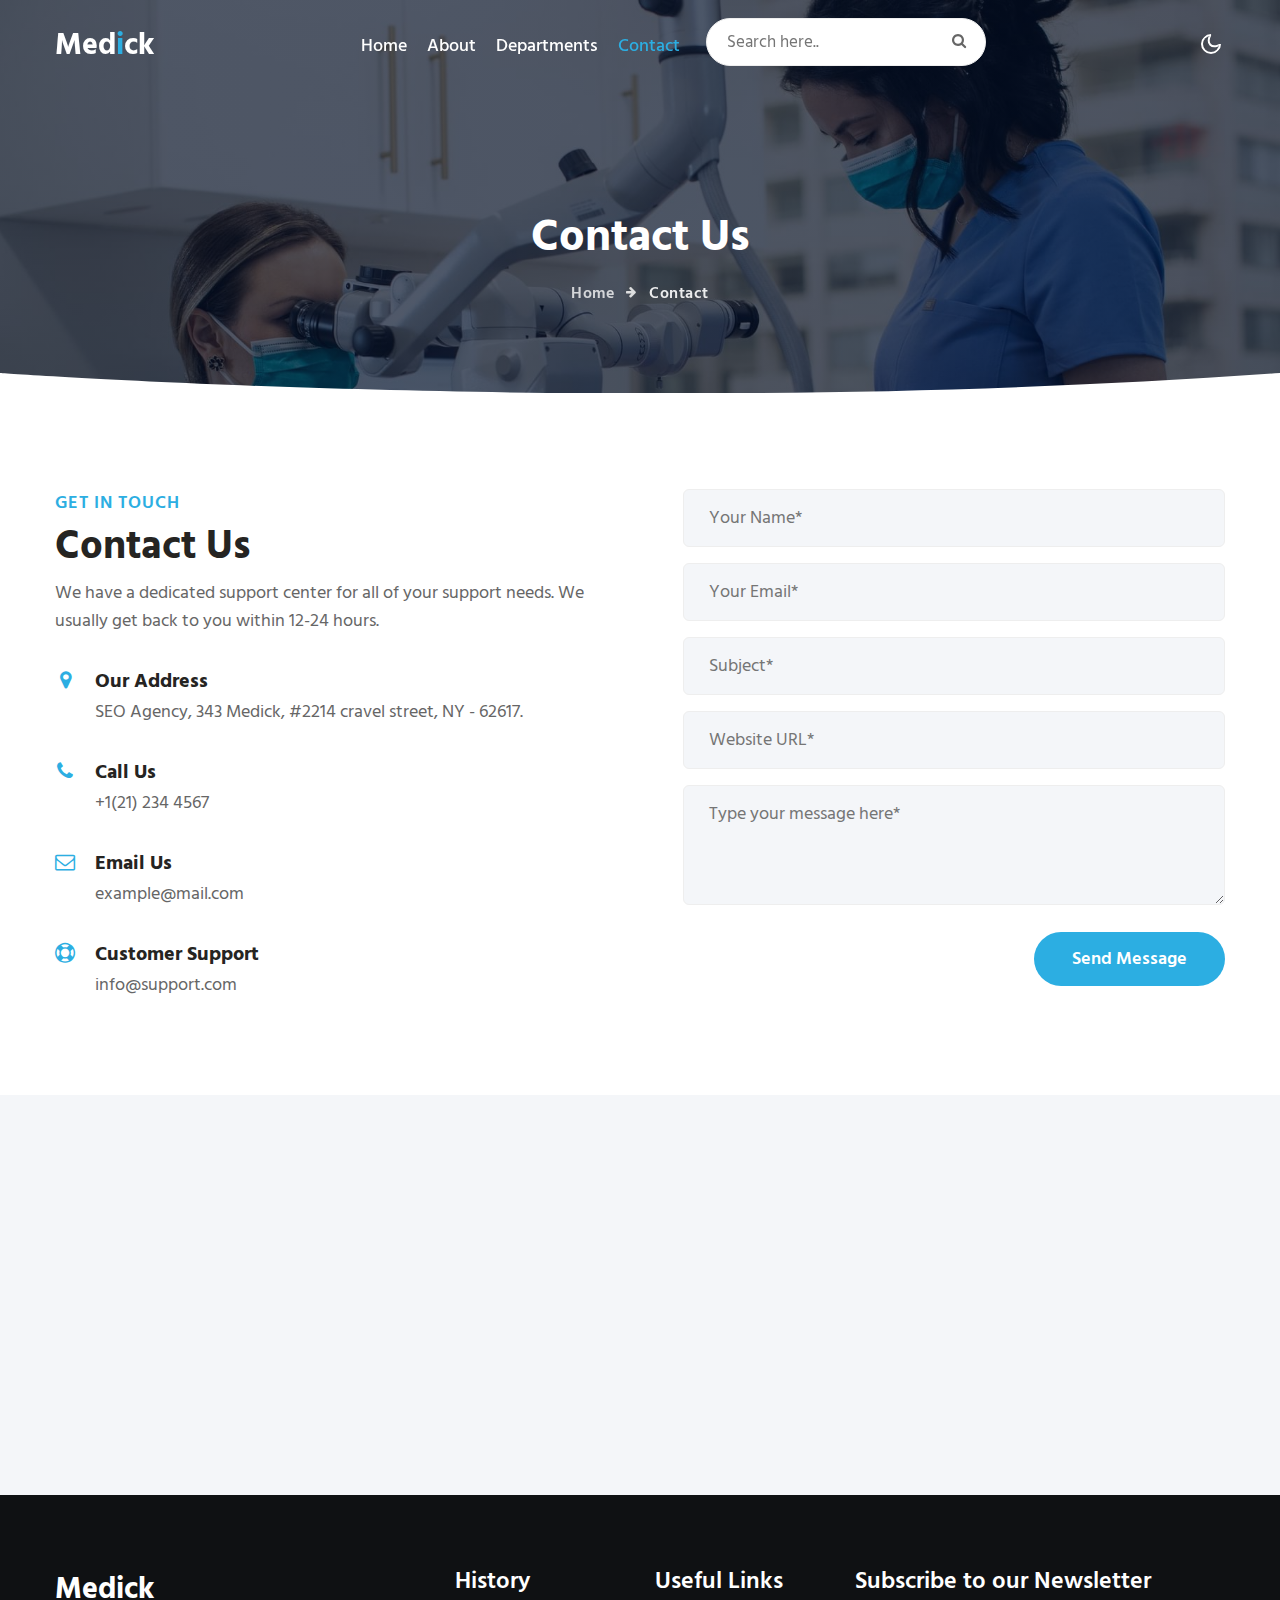
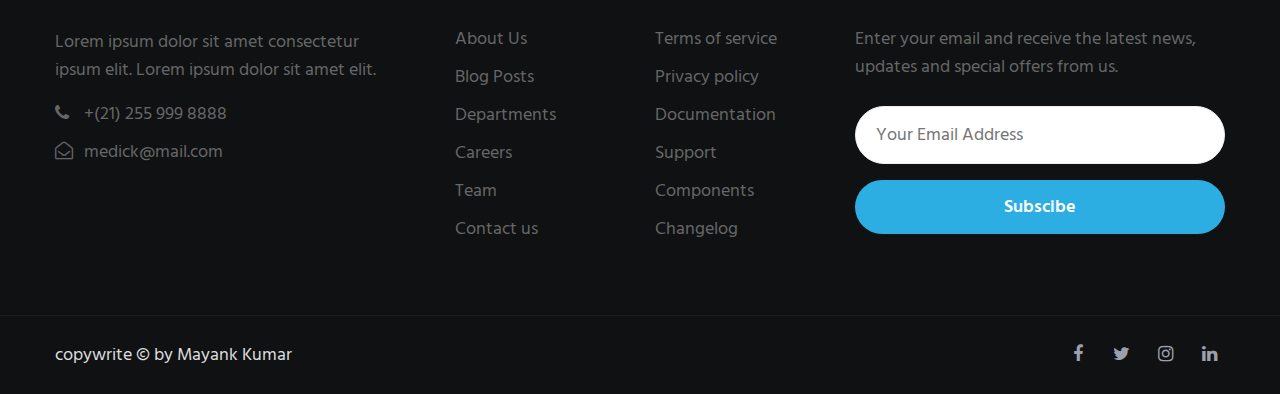
<file: contact.html>
<!doctype html>
<html lang="zxx">

<head>
  <!-- Required meta tags -->
  <meta charset="utf-8">
  <meta name="viewport" content="width=device-width, initial-scale=1, shrink-to-fit=no">
  <meta name="keywords"
    content="Medick Responsive web template, Bootstrap Web Templates, Android Compatible web template, Smartphone Compatible web template, free webdesigns for Nokia, Samsung, LG, SonyEricsson, Motorola web design" />
  <title>Medick Medical | Contact</title>
  <link href="//fonts.googleapis.com/css2?family=Hind+Siliguri:wght@400;500;600;700&display=swap"
    rel="stylesheet">
  <link rel="stylesheet" href="assets/css/style-starter.css">
</head>

<body>
  <!--header-->
  <div class="header-w3l">
    <!-- header -->
    <header id="site-header" class="fixed-top">
      <div class="container">
        <nav class="navbar navbar-expand-lg stroke">
          <a class="navbar-brand" href="index.html">
            Med<span class="sub-logo">i</span>ck</span>
          </a>
          <!-- if logo is image enable this   
            <a class="navbar-brand" href="#index.html">
                <img src="image-path" alt="Your logo" title="Your logo" style="height:35px;" />
            </a> -->
          <button class="navbar-toggler  collapsed bg-gradient" type="button" data-toggle="collapse"
            data-target="#navbarTogglerDemo02" aria-controls="navbarTogglerDemo02" aria-expanded="false"
            aria-label="Toggle navigation">
            <span class="navbar-toggler-icon fa icon-expand fa-bars"></span>
            <span class="navbar-toggler-icon fa icon-close fa-times"></span>
            </span>
          </button>

          <div class="collapse navbar-collapse" id="navbarTogglerDemo02">
            <ul class="navbar-nav mx-lg-auto">
              <li class="nav-item">
                <a class="nav-link" href="index.html">Home</a>
              </li>
              <li class="nav-item">
                <a class="nav-link" href="about.html">About</a>
              </li>
              <li class="nav-item">
                <a class="nav-link"href="services.html">Departments</a>
              </li>
             
              <li class="nav-item active">
                <a class="nav-link" href="contact.html">Contact</a>
              </li>
              <li class="search-bar ml-lg-3 mr-lg-5 mt-lg-0 mt-4">
                <!--/search-right-->
                <form class="search position-relative">
                  <input type="search" class="search__input" name="search" placeholder="Search here.."
                    onload="equalWidth()" required="">
                  <span class="fa fa-search search__icon"></span>
                </form>

                <!--//search-right-->
              </li>

            </ul>

          </div>
          <!-- toggle switch for light and dark theme -->
          <div class="mobile-position">
            <nav class="navigation">
              <div class="theme-switch-wrapper">
                <label class="theme-switch" for="checkbox">
                  <input type="checkbox" id="checkbox">
                  <div class="mode-container">
                    <i class="gg-sun"></i>
                    <i class="gg-moon"></i>
                  </div>
                </label>
              </div>
            </nav>
          </div>
          <!-- //toggle switch for light and dark theme -->
        </nav>
      </div>
    </header>
    </div>
    <!-- //header -->
    <!--/breadcrumb-bg-->
    <div class="breadcrumb-bg py-5  w3l-inner-page-breadcrumb">
      <div class="container pt-lg-5 pt-md-3 p-lg-4 pb-md-3 my-lg-3">
        <h2 class="title pt-5">Contact Us</h2>
        <ul class="breadcrumbs-custom-path mt-3 text-center">
          <li><a href="index.html">Home</a></li>
          <li class="active"><span class="fa fa-arrow-right mx-2" aria-hidden="true"></span> Contact </li>
        </ul>
      </div>
    </div>

  <!--//breadcrumb-bg-->
  <!-- banner bottom shape -->
  <div class="position-relative">
    <div class="shape overflow-hidden">
      <svg viewBox="0 0 2880 48" fill="none" xmlns="http://www.w3.org/2000/svg">
        <path d="M0 48H1437.5H2880V0H2160C1442.5 52 720 0 720 0H0V48Z" fill="currentColor"></path>
      </svg>
    </div>
  </div>
  <!-- banner bottom shape -->
  <!--/contact-->
  <section class="w3l-contact-2 py-5" id="contact">
    <div class="container py-lg-5 py-md-4 py-2">
      <div class="contact-grids d-grid">
        <div class="contact-left">
          <h6 class="title-subhny mb-1">Get in Touch</h6>
          <h3 class="title-w3l mb-2">Contact Us</h3>
          <p>We have a dedicated support center for all of your support needs. We usually get back to you within
            12-24 hours.</p>
          <div class="cont-details">
            <div class="cont-top margin-up">
              <div class="cont-left text-center">
                <span class="fa fa-map-marker"></span>
              </div>
              <div class="cont-right">
                <h6>Our Address</h6>
                <p>SEO Agency, 343 Medick, #2214 cravel street, NY - 62617.</p>
              </div>
            </div>
            <div class="cont-top margin-up">
              <div class="cont-left text-center">
                <span class="fa fa-phone"></span>
              </div>
              <div class="cont-right">
                <h6>Call Us</h6>
                <p><a href="tel:+1(21) 234 4567">+1(21) 234 4567</a></p>
              </div>
            </div>
            <div class="cont-top margin-up">
              <div class="cont-left text-center">
                <span class="fa fa-envelope-o"></span>
              </div>
              <div class="cont-right">
                <h6>Email Us</h6>
                <p><a href="mailto:example@mail.com" class="mail">example@mail.com</a></p>
              </div>
            </div>
            <div class="cont-top margin-up">
              <div class="cont-left text-center">
                <span class="fa fa-life-ring"></span>
              </div>
              <div class="cont-right">
                <h6>Customer Support</h6>
                <p><a href="mailto:info@support.com" class="mail">info@support.com</a></p>
              </div>
            </div>
          </div>
        </div>
        <div class="contact-right">
          <form action="https://sendmail.w3layouts.com/submitForm" method="post" class="signin-form">
            <div class="input-grids">
              <input type="text" name="w3lName" id="w3lName" placeholder="Your Name*" class="contact-input"
                required="" />
              <input type="email" name="w3lSender" id="w3lSender" placeholder="Your Email*" class="contact-input"
                required="" />
              <input type="text" name="w3lSubect" id="w3lSubect" placeholder="Subject*" class="contact-input"
                required="" />
              <input type="text" name="w3lWebsite" id="w3lWebsite" placeholder="Website URL*" class="contact-input"
                required="" />
            </div>
            <div class="form-input">
              <textarea name="w3lMessage" id="w3lMessage" placeholder="Type your message here*" required=""></textarea>
            </div>
            <div class="w3l-submit text-lg-right">
            <button class="btn btn-style btn-primary">Send Message</button>
            </div>
          </form>
        </div>
      </div>
  </section>
  <!-- /map-->
  <div class="map-iframe">
    <iframe
      src="https://www.google.com/maps/embed?pb=!1m18!1m12!1m3!1d317718.69319292053!2d-0.3817765050863085!3d51.528307984912544!2m3!1f0!2f0!3f0!3m2!1i1024!2i768!4f13.1!3m3!1m2!1s0x47d8a00baf21de75%3A0x52963a5addd52a99!2sLondon%2C+UK!5e0!3m2!1sen!2spl!4v1562654563739!5m2!1sen!2spl"
      width="100%" height="400" frameborder="0" style="border: 0px;" allowfullscreen=""></iframe>
  </div>
  <!-- //map-->
  <!-- /contact -->
  <!-- footer -->
  <section class="w3l-footer-29-main">
    <div class="footer-29 py-5">
      <div class="container py-lg-4">
        <div class="row footer-top-29">
          <div class="col-lg-4 col-md-6 col-sm-7 footer-list-29 footer-1 pr-lg-5">
            <div class="footer-logo mb-3">
              <a class="navbar-brand" href="index.html">Medick</a>
            </div>
            <p>Lorem ipsum dolor sit amet consectetur ipsum elit. Lorem ipsum dolor sit amet elit.</p>
            <ul class="mt-3">
              <li><a href="tel:+(21) 255 999 8888"><span class="fa fa-phone"></span> +(21) 255 999 8888</a></li>
              <li><a href="mailto:medick@mail.com" class="mail"><span class="fa fa-envelope-open-o"></span>
                  medick@mail.com</a></li>
            </ul>
          </div>
          <div class="col-lg-2 col-md-6 col-sm-5 col-6 footer-list-29 footer-2 mt-sm-0 mt-5">

            <ul>
              <h6 class="footer-title-29">History</h6>
              <li><a href="about.html">About Us</a></li>
              <li><a href="blog.html"> Blog Posts</a></li>
              <li><a href="services.html">Departments</a></li>
              <li><a href="#careers"> Careers</a></li>
              <li><a href="about.html">Team</a></li>
              <li><a href="contact.html">Contact us</a></li>
            </ul>
          </div>
          <div class="col-lg-2 col-md-6 col-sm-5 col-6 footer-list-29 footer-3 mt-lg-0 mt-5">
            <h6 class="footer-title-29">Useful Links</h6>
            <ul>
              <li><a href="#terms">Terms of service</a></li>
              <li><a href="#privacy"> Privacy policy</a></li>
              <li><a href="#doc"> Documentation</a></li>
              <li><a href="#support"> Support</a></li>
              <li><a href="#components"> Components</a></li>
              <li><a href="#changelog"> Changelog</a></li>
            </ul>

          </div>
          <div class="col-lg-4 col-md-6 col-sm-7 footer-list-29 footer-4 mt-lg-0 mt-5">
            <h6 class="footer-title-29">Subscribe to our Newsletter </h6>
            <p>Enter your email and receive the latest news, updates and special offers from us.</p>

            <form action="#" class="subscribe" method="post">
              <input type="email" name="email" placeholder="Your Email Address" required="">
              <button class="btn btn-style btn-primary w-100 mt-3">Subscibe</button>
            </form>
          </div>
        </div>
      </div>
    </div>
  </section>
  <!-- //footer -->

  <!-- copyright -->
  <section class="w3l-copyright">
    <div class="container">
      <div class="row bottom-copies">
        <p class="col-lg-8 copy-footer-29">copywrite &copy; by Mayank Kumar</p>

        <div class="col-lg-4 main-social-footer-29">
          <a href="#facebook" class="facebook"><span class="fa fa-facebook"></span></a>
          <a href="#twitter" class="twitter"><span class="fa fa-twitter"></span></a>
          <a href="#instagram" class="instagram"><span class="fa fa-instagram"></span></a>
          <a href="#linkedin" class="linkedin"><span class="fa fa-linkedin"></span></a>
        </div>

      </div>
    </div>

    <!-- move top -->
    <button onclick="topFunction()" id="movetop" title="Go to top">
      &#10548;
    </button>
    <script>
      // When the user scrolls down 20px from the top of the document, show the button
      window.onscroll = function () {
        scrollFunction()
      };

      function scrollFunction() {
        if (document.body.scrollTop > 20 || document.documentElement.scrollTop > 20) {
          document.getElementById("movetop").style.display = "block";
        } else {
          document.getElementById("movetop").style.display = "none";
        }
      }

      // When the user clicks on the button, scroll to the top of the document
      function topFunction() {
        document.body.scrollTop = 0;
        document.documentElement.scrollTop = 0;
      }
    </script>
    <!-- /move top -->
  </section>
  <!-- //copyright -->
  <!--//footer-->
  <script src="assets/js/jquery-3.3.1.min.js"></script>
  <script src="assets/js/theme-change.js"></script>

  <!-- disable body scroll which navbar is in active -->
  <script>
    $(function () {
      $('.navbar-toggler').click(function () {
        $('body').toggleClass('noscroll');
      })
    });
  </script>
  <!-- disable body scroll which navbar is in active -->

  <!--/MENU-JS-->
  <script>
    $(window).on("scroll", function () {
      var scroll = $(window).scrollTop();

      if (scroll >= 80) {
        $("#site-header").addClass("nav-fixed");
      } else {
        $("#site-header").removeClass("nav-fixed");
      }
    });

    //Main navigation Active Class Add Remove
    $(".navbar-toggler").on("click", function () {
      $("header").toggleClass("active");
    });
    $(document).on("ready", function () {
      if ($(window).width() > 991) {
        $("header").removeClass("active");
      }
      $(window).on("resize", function () {
        if ($(window).width() > 991) {
          $("header").removeClass("active");
        }
      });
    });
  </script>
  <!--//MENU-JS-->


  <script src="assets/js/bootstrap.min.js"></script>

</body>

</html>
</file>
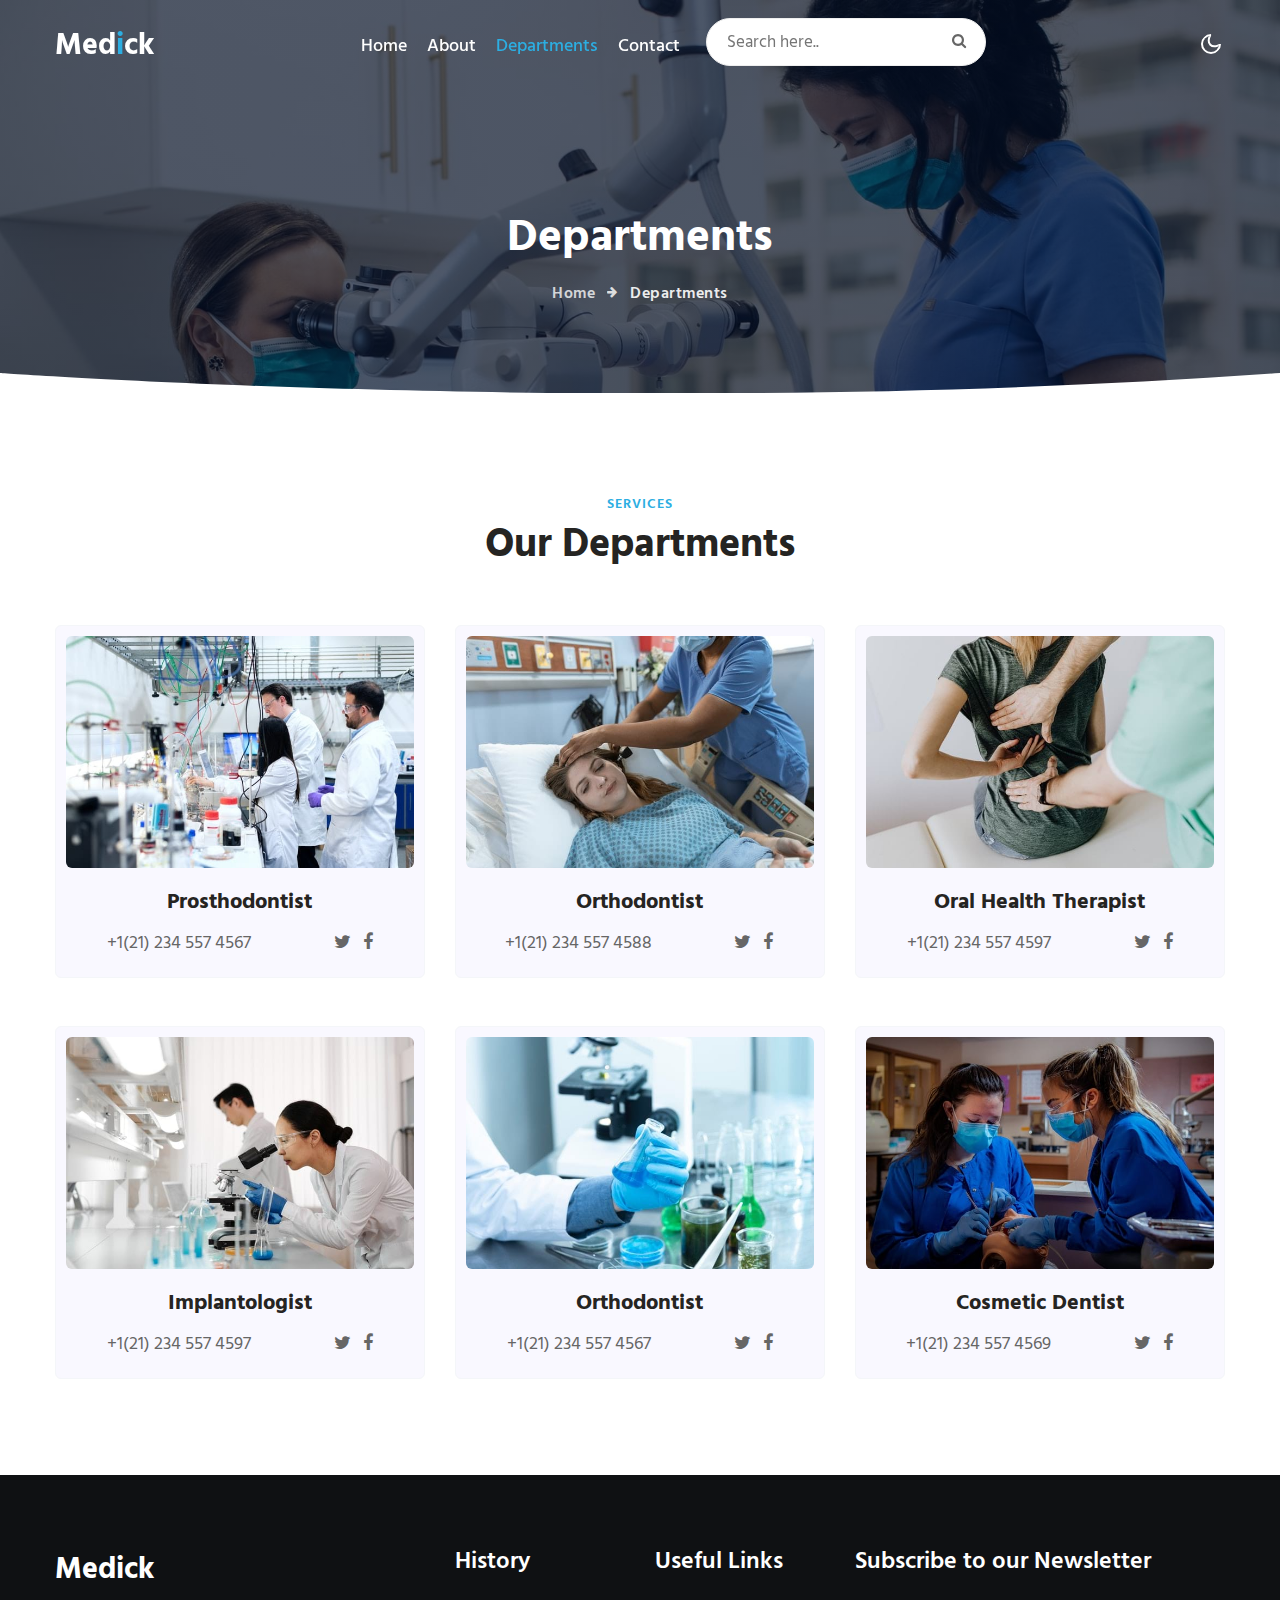
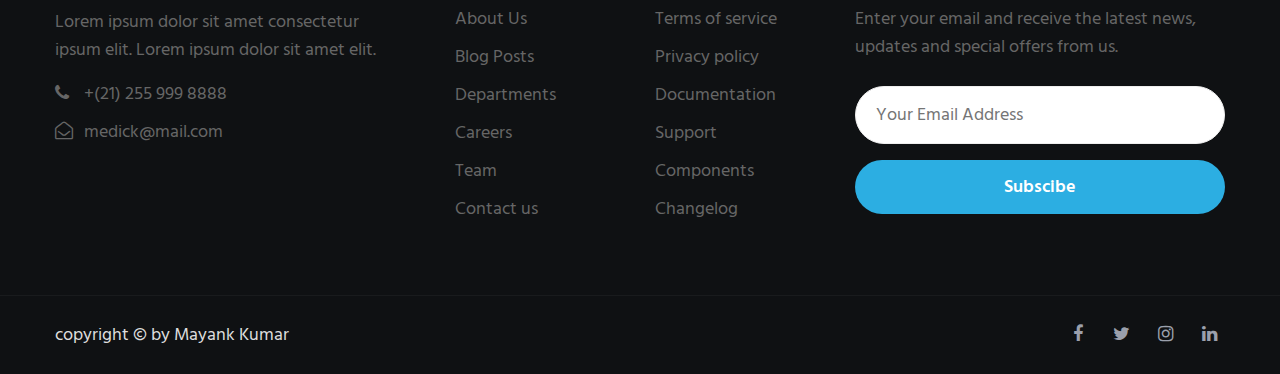
<file: services.html>
<!doctype html>
<html lang="zxx">

<head>
  <!-- Required meta tags -->
  <meta charset="utf-8">
  <meta name="viewport" content="width=device-width, initial-scale=1, shrink-to-fit=no">
  <meta name="keywords"
    content="Medick Responsive web template, Bootstrap Web Templates, Android Compatible web template, Smartphone Compatible web template, free webdesigns for Nokia, Samsung, LG, SonyEricsson, Motorola web design" />
  <title>Medick Medical | Services </title>
  <link href="//fonts.googleapis.com/css2?family=Hind+Siliguri:wght@400;500;600;700&display=swap"
    rel="stylesheet">
  
  <link rel="stylesheet" href="assets/css/style-starter.css">
</head>

<body>
  <!--header-->
  <div class="header-w3l">
    <!-- header -->
    <header id="site-header" class="fixed-top">
      <div class="container">
        <nav class="navbar navbar-expand-lg stroke">
          <a class="navbar-brand" href="index.html">
           Med<span class="sub-logo">i</span>ck</span>
          </a>
          <!-- if logo is image enable this   
            <a class="navbar-brand" href="#index.html">
                <img src="image-path" alt="Your logo" title="Your logo" style="height:35px;" />
            </a> -->
          <button class="navbar-toggler  collapsed bg-gradient" type="button" data-toggle="collapse"
            data-target="#navbarTogglerDemo02" aria-controls="navbarTogglerDemo02" aria-expanded="false"
            aria-label="Toggle navigation">
            <span class="navbar-toggler-icon fa icon-expand fa-bars"></span>
            <span class="navbar-toggler-icon fa icon-close fa-times"></span>
            </span>
          </button>

          <div class="collapse navbar-collapse" id="navbarTogglerDemo02">
            <ul class="navbar-nav mx-lg-auto">
              <li class="nav-item">
                <a class="nav-link" href="index.html">Home</a>
              </li>
              <li class="nav-item">
                <a class="nav-link" href="about.html">About</a>
              </li>
              <li class="nav-item active">
                <a class="nav-link"href="services.html">Departments</a>
              </li>
              
              <li class="nav-item">
                <a class="nav-link" href="contact.html">Contact</a>
              </li>
              <li class="search-bar ml-lg-3 mr-lg-5 mt-lg-0 mt-4">
                <!--/search-right-->
                <form class="search position-relative">
                  <input type="search" class="search__input" name="search" placeholder="Search here.."
                    onload="equalWidth()" required="">
                  <span class="fa fa-search search__icon"></span>
                </form>

                <!--//search-right-->
              </li>

            </ul>

          </div>
          <!-- toggle switch for light and dark theme -->
          <div class="mobile-position">
            <nav class="navigation">
              <div class="theme-switch-wrapper">
                <label class="theme-switch" for="checkbox">
                  <input type="checkbox" id="checkbox">
                  <div class="mode-container">
                    <i class="gg-sun"></i>
                    <i class="gg-moon"></i>
                  </div>
                </label>
              </div>
            </nav>
          </div>
          <!-- //toggle switch for light and dark theme -->
        </nav>
      </div>
    </header>
    </div>
    <!-- //header -->
    <!--/breadcrumb-bg-->
    <div class="breadcrumb-bg w3l-inner-page-breadcrumb py-5">
      <div class="container pt-lg-5 pt-md-3 p-lg-4 pb-md-3 my-lg-3">
        <h2 class="title pt-5">Departments</h2>
        <ul class="breadcrumbs-custom-path mt-3 text-center">
          <li><a href="index.html">Home</a></li>
          <li class="active"><span class="fa fa-arrow-right mx-2" aria-hidden="true"></span> Departments </li>
        </ul>
      </div>
    </div>
  <!--//breadcrumb-bg-->
  <!-- banner bottom shape -->
  <div class="position-relative">
    <div class="shape overflow-hidden">
      <svg viewBox="0 0 2880 48" fill="none" xmlns="http://www.w3.org/2000/svg">
        <path d="M0 48H1437.5H2880V0H2160C1442.5 52 720 0 720 0H0V48Z" fill="currentColor"></path>
      </svg>
    </div>
  </div>
  <!-- banner bottom shape -->
  <!--/serices-6-->
  <section class="w3l-serices-6 py-5" id="services1">
    <div class="container py-lg-5 py-md-4 py-2">
      <div class="title-content text-center">
        <h6 class="title-subhny text-center">
          Services
        </h6>
        <h3 class="title-w3l mb-sm-5 mb-4 pb-sm-o pb-2 text-center">Our Departments</h3>
      </div>
      <div class="grids-area-hny text-center row mt-lg-4">
        <div class="col-lg-4 col-md-6 grids-feature">
          <div class="area-box icon-blue">
              <a href="#"> <img src="assets/images/g1.jpg" alt="" class="img-fluid radius-image"></a>
              <h4><a href="#feature" class="title-head">Prosthodontist</a></h4>
              <!--/des-->
                <div class="w3doctor-box-bottom">
                  <div class="doctor-phone"><p><a href="tel:+1(21) 234 4567">+1(21) 234 557 4567</a></p></div>
                <div class="social-icons-dr">
                  <a href="#url" class="twitter"><span class="fa fa-twitter"></span></a>
                  <a href="#url" class="facebook"><span class="fa fa-facebook"></span></a>
                </div>
              </div>
            <!--//des-->
          </div>
        </div>
        <div class="col-lg-4 col-md-6 grids-feature mt-md-0 mt-4">
          <div class="area-box icon-pink">
            <a href="#"> <img src="assets/images/g2.jpg" alt="" class="img-fluid radius-image"></a>
            <h4><a href="#feature" class="title-head">Orthodontist</a></h4>
             <!--/des-->
             <div class="w3doctor-box-bottom">
              <div class="doctor-phone"><p><a href="tel:+1(21) 234 4588">+1(21) 234 557 4588</a></p></div>
            <div class="social-icons-dr">
              <a href="#url" class="twitter"><span class="fa fa-twitter"></span></a>
              <a href="#url" class="facebook"><span class="fa fa-facebook"></span></a>
            </div>
          </div>
        <!--//des-->
          </div>
        </div>
        <div class="col-lg-4 col-md-6 grids-feature mt-lg-0 mt-4">
          <div class="area-box icon-yellow">
            <a href="#"> <img src="assets/images/g3.jpg" alt="" class="img-fluid radius-image"></a>
            <h4><a href="#feature" class="title-head">Oral Health Therapist</a></h4>
            <!--/des-->
            <div class="w3doctor-box-bottom">
              <div class="doctor-phone"><p><a href="tel:+1(21) 234 4597">+1(21) 234 557 4597</a></p></div>
            <div class="social-icons-dr">
              <a href="#url" class="twitter"><span class="fa fa-twitter"></span></a>
              <a href="#url" class="facebook"><span class="fa fa-facebook"></span></a>
            </div>
          </div>
        <!--//des-->
          </div>
        </div>
        <div class="col-lg-4 col-md-6 grids-feature mt-lg-5 mt-4">
          <div class="area-box icon-yellow">
            <a href="#"> <img src="assets/images/g4.jpg" alt="" class="img-fluid radius-image"></a>
            <h4><a href="#feature" class="title-head">
              Implantologist</a></h4>
           <!--/des-->
           <div class="w3doctor-box-bottom">
            <div class="doctor-phone"><p><a href="tel:+1(21) 234 4597">+1(21) 234 557 4597</a></p></div>
          <div class="social-icons-dr">
            <a href="#url" class="twitter"><span class="fa fa-twitter"></span></a>
            <a href="#url" class="facebook"><span class="fa fa-facebook"></span></a>
          </div>
        </div>
      <!--//des-->
          </div>
        </div>
        <div class="col-lg-4 col-md-6 grids-feature mt-lg-5 mt-4">
          <div class="area-box icon-yellow">
            <a href="#"> <img src="assets/images/g5.jpg" alt="" class="img-fluid radius-image"></a>
            <h4><a href="#feature" class="title-head">Orthodontist</a></h4>
           <!--/des-->
           <div class="w3doctor-box-bottom">
            <div class="doctor-phone"><p><a href="tel:+1(21) 234 4567">+1(21) 234 557 4567</a></p></div>
          <div class="social-icons-dr">
            <a href="#url" class="twitter"><span class="fa fa-twitter"></span></a>
            <a href="#url" class="facebook"><span class="fa fa-facebook"></span></a>
          </div>
        </div>
      <!--//des-->
          </div>
        </div>
        <div class="col-lg-4 col-md-6 grids-feature mt-lg-5 mt-4">
          <div class="area-box icon-yellow">
            <a href="#"> <img src="assets/images/g6.jpg" alt="" class="img-fluid radius-image"></a>
            <h4><a href="#feature" class="title-head">
              Cosmetic Dentist</a></h4>
             <!--/des-->
             <div class="w3doctor-box-bottom">
              <div class="doctor-phone"><p><a href="tel:+1(21) 234 4569">+1(21) 234 557 4569</a></p></div>
            <div class="social-icons-dr">
              <a href="#url" class="twitter"><span class="fa fa-twitter"></span></a>
              <a href="#url" class="facebook"><span class="fa fa-facebook"></span></a>
            </div>
          </div>
        <!--//des-->
          </div>
        </div>
      </div>
    </div>
  </section>
  <!--//services-6-->
  <!-- footer -->
  <section class="w3l-footer-29-main">
    <div class="footer-29 py-5">
      <div class="container py-lg-4">
        <div class="row footer-top-29">
          <div class="col-lg-4 col-md-6 col-sm-7 footer-list-29 footer-1 pr-lg-5">
            <div class="footer-logo mb-3">
              <a class="navbar-brand" href="index.html">Medick</a>
            </div>
            <p>Lorem ipsum dolor sit amet consectetur ipsum elit. Lorem ipsum dolor sit amet elit.</p>
            <ul class="mt-3">
              <li><a href="tel:+(21) 255 999 8888"><span class="fa fa-phone"></span> +(21) 255 999 8888</a></li>
              <li><a href="mailto:medick@mail.com" class="mail"><span class="fa fa-envelope-open-o"></span>
                  medick@mail.com</a></li>
            </ul>
          </div>
          <div class="col-lg-2 col-md-6 col-sm-5 col-6 footer-list-29 footer-2 mt-sm-0 mt-5">

            <ul>
              <h6 class="footer-title-29">History</h6>
              <li><a href="about.html">About Us</a></li>
              <li><a href="blog.html"> Blog Posts</a></li>
              <li><a href="services.html">Departments</a></li>
              <li><a href="#careers"> Careers</a></li>
              <li><a href="about.html">Team</a></li>
              <li><a href="contact.html">Contact us</a></li>
            </ul>
          </div>
          <div class="col-lg-2 col-md-6 col-sm-5 col-6 footer-list-29 footer-3 mt-lg-0 mt-5">
            <h6 class="footer-title-29">Useful Links</h6>
            <ul>
              <li><a href="#terms">Terms of service</a></li>
              <li><a href="#privacy"> Privacy policy</a></li>
              <li><a href="#doc"> Documentation</a></li>
              <li><a href="#support"> Support</a></li>
              <li><a href="#components"> Components</a></li>
              <li><a href="#changelog"> Changelog</a></li>
            </ul>

          </div>
          <div class="col-lg-4 col-md-6 col-sm-7 footer-list-29 footer-4 mt-lg-0 mt-5">
            <h6 class="footer-title-29">Subscribe to our Newsletter </h6>
            <p>Enter your email and receive the latest news, updates and special offers from us.</p>

            <form action="#" class="subscribe" method="post">
              <input type="email" name="email" placeholder="Your Email Address" required="">
              <button class="btn btn-style btn-primary w-100 mt-3">Subscibe</button>
            </form>
          </div>
        </div>
      </div>
    </div>
  </section>
  <!-- //footer -->

  <!-- copyright -->
  <section class="w3l-copyright">
    <div class="container">
      <div class="row bottom-copies">
        <p class="col-lg-8 copy-footer-29"> copyright &copy; by Mayank Kumar</p>

        <div class="col-lg-4 main-social-footer-29">
          <a href="#facebook" class="facebook"><span class="fa fa-facebook"></span></a>
          <a href="#twitter" class="twitter"><span class="fa fa-twitter"></span></a>
          <a href="#instagram" class="instagram"><span class="fa fa-instagram"></span></a>
          <a href="#linkedin" class="linkedin"><span class="fa fa-linkedin"></span></a>
        </div>

      </div>
    </div>

    <!-- move top -->
    <button onclick="topFunction()" id="movetop" title="Go to top">
      &#10548;
    </button>
    <script>
      // When the user scrolls down 20px from the top of the document, show the button
      window.onscroll = function () {
        scrollFunction()
      };

      function scrollFunction() {
        if (document.body.scrollTop > 20 || document.documentElement.scrollTop > 20) {
          document.getElementById("movetop").style.display = "block";
        } else {
          document.getElementById("movetop").style.display = "none";
        }
      }

      // When the user clicks on the button, scroll to the top of the document
      function topFunction() {
        document.body.scrollTop = 0;
        document.documentElement.scrollTop = 0;
      }
    </script>
    <!-- /move top -->
  </section>
  <!-- //copyright -->
  <!--//footer-->
  <script src="assets/js/jquery-3.3.1.min.js"></script>
  <script src="assets/js/theme-change.js"></script>

  <!-- disable body scroll which navbar is in active -->
  <script>
    $(function () {
      $('.navbar-toggler').click(function () {
        $('body').toggleClass('noscroll');
      })
    });
  </script>
  <!-- disable body scroll which navbar is in active -->

  <!--/MENU-JS-->
  <script>
    $(window).on("scroll", function () {
      var scroll = $(window).scrollTop();

      if (scroll >= 80) {
        $("#site-header").addClass("nav-fixed");
      } else {
        $("#site-header").removeClass("nav-fixed");
      }
    });

    //Main navigation Active Class Add Remove
    $(".navbar-toggler").on("click", function () {
      $("header").toggleClass("active");
    });
    $(document).on("ready", function () {
      if ($(window).width() > 991) {
        $("header").removeClass("active");
      }
      $(window).on("resize", function () {
        if ($(window).width() > 991) {
          $("header").removeClass("active");
        }
      });
    });
  </script>
  <!--//MENU-JS-->


  <script src="assets/js/bootstrap.min.js"></script>

</body>

</html>
</file>
<file: assets/css/style-starter.css>
@charset "UTF-8";

/*--
Author: W3layouts
Author URL: http://w3layouts.com
--*/
/*!
 * Bootstrap v4.4.1 (https://getbootstrap.com/)
 * Copyright 2011-2019 The Bootstrap Authors
 * Copyright 2011-2019 Twitter, Inc.
 * Licensed under MIT (https://github.com/twbs/bootstrap/blob/master/LICENSE)
 */
:root {
  --blue: #007bff;
  --indigo: #6610f2;
  --purple: #6f42c1;
  --pink: #e83e8c;
  --red: #dc3545;
  --orange: #fd7e14;
  --yellow: #ffc107;
  --green: #28a745;
  --teal: #20c997;
  --cyan: #17a2b8;
  --white: #fff;
  --gray: #6c757d;
  --gray-dark: #343a40;
  --primary: #F42A2A;
  --secondary: #f8b195;
  --success: #28a745;
  --info: #17a2b8;
  --warning: #ffc107;
  --danger: #dc3545;
  --light: #f8f9fa;
  --dark: #343a40;
  --breakpoint-xs: 0;
  --breakpoint-sm: 576px;
  --breakpoint-md: 768px;
  --breakpoint-lg: 992px;
  --breakpoint-xl: 1200px;
  --font-family-sans-serif: -apple-system, BlinkMacSystemFont, "Segoe UI", Roboto, "Helvetica Neue", Arial, "Noto Sans", sans-serif, "Apple Color Emoji", "Segoe UI Emoji", "Segoe UI Symbol", "Noto Color Emoji";
  --font-family-monospace: SFMono-Regular, Menlo, Monaco, Consolas, "Liberation Mono", "Courier New", monospace;
}

*,
*::before,
*::after {
  box-sizing: border-box;
}

html {
  font-family: sans-serif;
  line-height: 1.15;
  -webkit-text-size-adjust: 100%;
  -webkit-tap-highlight-color: rgba(0, 0, 0, 0);
}

article,
aside,
figcaption,
figure,
footer,
header,
hgroup,
main,
nav,
section {
  display: block;
}

body {
  margin: 0;
  font-family: -apple-system, BlinkMacSystemFont, "Segoe UI", Roboto, "Helvetica Neue", Arial, "Noto Sans", sans-serif, "Apple Color Emoji", "Segoe UI Emoji", "Segoe UI Symbol", "Noto Color Emoji";
  font-size: 1rem;
  font-weight: 400;
  line-height: 1.5;
  color: #212529;
  text-align: left;
  background-color: #fff;
}

[tabindex="-1"]:focus:not(:focus-visible) {
  outline: 0 !important;
}

hr {
  box-sizing: content-box;
  height: 0;
  overflow: visible;
}

h1,
h2,
h3,
h4,
h5,
h6 {
  margin-top: 0;
  margin-bottom: 0.5rem;
}

p {
  margin-top: 0;
  margin-bottom: 1rem;
}

abbr[title],
abbr[data-original-title] {
  text-decoration: underline;
  -webkit-text-decoration: underline dotted;
  text-decoration: underline dotted;
  cursor: help;
  border-bottom: 0;
  -webkit-text-decoration-skip-ink: none;
  text-decoration-skip-ink: none;
}

address {
  margin-bottom: 1rem;
  font-style: normal;
  line-height: inherit;
}

ol,
ul,
dl {
  margin-top: 0;
  margin-bottom: 1rem;
}

ol ol,
ul ul,
ol ul,
ul ol {
  margin-bottom: 0;
}

dt {
  font-weight: 700;
}

dd {
  margin-bottom: .5rem;
  margin-left: 0;
}

blockquote {
  margin: 0 0 1rem;
}

b,
strong {
  font-weight: bolder;
}

small {
  font-size: 80%;
}

sub,
sup {
  position: relative;
  font-size: 75%;
  line-height: 0;
  vertical-align: baseline;
}

sub {
  bottom: -.25em;
}

sup {
  top: -.5em;
}

a {
  color: var(--primary-color);
  text-decoration: none;
  background-color: transparent;
}

a:hover {
  color: var(--primary-color);
  text-decoration: underline;
}

a:not([href]) {
  color: inherit;
  text-decoration: none;
}

a:not([href]):hover {
  color: inherit;
  text-decoration: none;
}

pre,
code,
kbd,
samp {
  font-family: SFMono-Regular, Menlo, Monaco, Consolas, "Liberation Mono", "Courier New", monospace;
  font-size: 1em;
}

pre {
  margin-top: 0;
  margin-bottom: 1rem;
  overflow: auto;
}

figure {
  margin: 0 0 1rem;
}

img {
  vertical-align: middle;
  border-style: none;
}

svg {
  overflow: hidden;
  vertical-align: middle;
}

table {
  border-collapse: collapse;
}

caption {
  padding-top: 0.75rem;
  padding-bottom: 0.75rem;
  color: #6c757d;
  text-align: left;
  caption-side: bottom;
}

th {
  text-align: inherit;
}

label {
  display: inline-block;
  margin-bottom: 0.5rem;
}

button {
  border-radius: 0;
}

button:focus {
  outline: 1px dotted;
  outline: 5px auto -webkit-focus-ring-color;
}

input,
button,
select,
optgroup,
textarea {
  margin: 0;
  font-family: inherit;
  font-size: inherit;
  line-height: inherit;
}

button,
input {
  overflow: visible;
}

button,
select {
  text-transform: none;
}

select {
  word-wrap: normal;
}

button,
[type="button"],
[type="reset"],
[type="submit"] {
  -webkit-appearance: button;
}

button:not(:disabled),
[type="button"]:not(:disabled),
[type="reset"]:not(:disabled),
[type="submit"]:not(:disabled) {
  cursor: pointer;
}

button::-moz-focus-inner,
[type="button"]::-moz-focus-inner,
[type="reset"]::-moz-focus-inner,
[type="submit"]::-moz-focus-inner {
  padding: 0;
  border-style: none;
}

input[type="radio"],
input[type="checkbox"] {
  box-sizing: border-box;
  padding: 0;
}

input[type="date"],
input[type="time"],
input[type="datetime-local"],
input[type="month"] {
  -webkit-appearance: listbox;
}

textarea {
  overflow: auto;
  resize: vertical;
}

fieldset {
  min-width: 0;
  padding: 0;
  margin: 0;
  border: 0;
}

legend {
  display: block;
  width: 100%;
  max-width: 100%;
  padding: 0;
  margin-bottom: .5rem;
  font-size: 1.5rem;
  line-height: inherit;
  color: inherit;
  white-space: normal;
}

@media (max-width: 1200px) {
  legend {
    font-size: calc(1.275rem + 0.3vw);
  }
}

progress {
  vertical-align: baseline;
}

[type="number"]::-webkit-inner-spin-button,
[type="number"]::-webkit-outer-spin-button {
  height: auto;
}

[type="search"] {
  outline-offset: -2px;
  -webkit-appearance: none;
}

[type="search"]::-webkit-search-decoration {
  -webkit-appearance: none;
}

::-webkit-file-upload-button {
  font: inherit;
  -webkit-appearance: button;
}

output {
  display: inline-block;
}

summary {
  display: list-item;
  cursor: pointer;
}

template {
  display: none;
}

[hidden] {
  display: none !important;
}

h1,
h2,
h3,
h4,
h5,
h6,
.h1,
.h2,
.h3,
.h4,
.h5,
.h6 {
  margin-bottom: 0.5rem;
  font-weight: 500;
  line-height: 1.2;
}

h1,
.h1 {
  font-size: 2.5rem;
}

@media (max-width: 1200px) {

  h1,
  .h1 {
    font-size: calc(1.375rem + 1.5vw);
  }
}

h2,
.h2 {
  font-size: 2rem;
}

@media (max-width: 1200px) {

  h2,
  .h2 {
    font-size: calc(1.325rem + 0.9vw);
  }
}

h3,
.h3 {
  font-size: 1.75rem;
}

@media (max-width: 1200px) {

  h3,
  .h3 {
    font-size: calc(1.3rem + 0.6vw);
  }
}

h4,
.h4 {
  font-size: 1.5rem;
}

@media (max-width: 1200px) {

  h4,
  .h4 {
    font-size: calc(1.275rem + 0.3vw);
  }
}

h5,
.h5 {
  font-size: 1.25rem;
}

h6,
.h6 {
  font-size: 1rem;
}

.lead {
  font-size: 1.25rem;
  font-weight: 300;
}

.display-1 {
  font-size: 6rem;
  font-weight: 300;
  line-height: 1.2;
}

@media (max-width: 1200px) {
  .display-1 {
    font-size: calc(1.725rem + 5.7vw);
  }
}

.display-2 {
  font-size: 5.5rem;
  font-weight: 300;
  line-height: 1.2;
}

@media (max-width: 1200px) {
  .display-2 {
    font-size: calc(1.675rem + 5.1vw);
  }
}

.display-3 {
  font-size: 4.5rem;
  font-weight: 300;
  line-height: 1.2;
}

@media (max-width: 1200px) {
  .display-3 {
    font-size: calc(1.575rem + 3.9vw);
  }
}

.display-4 {
  font-size: 3.5rem;
  font-weight: 300;
  line-height: 1.2;
}

@media (max-width: 1200px) {
  .display-4 {
    font-size: calc(1.475rem + 2.7vw);
  }
}

hr {
  margin-top: 1rem;
  margin-bottom: 1rem;
  border: 0;
  border-top: 1px solid rgba(0, 0, 0, 0.1);
}

small,
.small {
  font-size: 80%;
  font-weight: 400;
}

mark,
.mark {
  padding: 0.2em;
  background-color: #fcf8e3;
}

.list-unstyled {
  padding-left: 0;
  list-style: none;
}

.list-inline {
  padding-left: 0;
  list-style: none;
}

.list-inline-item {
  display: inline-block;
}

.list-inline-item:not(:last-child) {
  margin-right: 0.5rem;
}

.initialism {
  font-size: 90%;
  text-transform: uppercase;
}

.blockquote {
  margin-bottom: 1rem;
  font-size: 1.25rem;
}

.blockquote-footer {
  display: block;
  font-size: 80%;
  color: #6c757d;
}

.blockquote-footer::before {
  content: "\2014\00A0";
}

.img-fluid {
  max-width: 100%;
  height: auto;
}

.img-thumbnail {
  padding: 0.25rem;
  background-color: #fff;
  border: 1px solid #dee2e6;
  border-radius: 0.25rem;
  max-width: 100%;
  height: auto;
}

.figure {
  display: inline-block;
}

.figure-img {
  margin-bottom: 0.5rem;
  line-height: 1;
}

.figure-caption {
  font-size: 90%;
  color: #6c757d;
}

code {
  font-size: 87.5%;
  color: #e83e8c;
  word-wrap: break-word;
}

a>code {
  color: inherit;
}

kbd {
  padding: 0.2rem 0.4rem;
  font-size: 87.5%;
  color: #fff;
  background-color: #212529;
  border-radius: 0.2rem;
}

kbd kbd {
  padding: 0;
  font-size: 100%;
  font-weight: 700;
}

pre {
  display: block;
  font-size: 87.5%;
  color: #212529;
}

pre code {
  font-size: inherit;
  color: inherit;
  word-break: normal;
}

.pre-scrollable {
  max-height: 340px;
  overflow-y: scroll;
}

.container {
  width: 100%;
  padding-right: 15px;
  padding-left: 15px;
  margin-right: auto;
  margin-left: auto;
}

@media (min-width: 576px) {
  .container {
    max-width: 540px;
  }
}

@media (min-width: 768px) {
  .container {
    max-width: 720px;
  }
}

@media (min-width: 992px) {
  .container {
    max-width: 960px;
  }
}

@media (min-width: 1200px) {
  .container {
    max-width: 1140px;
  }
}

.container-fluid,
.container-sm,
.container-md,
.container-lg,
.container-xl {
  width: 100%;
  padding-right: 15px;
  padding-left: 15px;
  margin-right: auto;
  margin-left: auto;
}

@media (min-width: 576px) {

  .container,
  .container-sm {
    max-width: 540px;
  }
}

@media (min-width: 768px) {

  .container,
  .container-sm,
  .container-md {
    max-width: 720px;
  }
}

@media (min-width: 992px) {

  .container,
  .container-sm,
  .container-md,
  .container-lg {
    max-width: 960px;
  }
}

@media (min-width: 1200px) {

  .container,
  .container-sm,
  .container-md,
  .container-lg,
  .container-xl {
    max-width: 1140px;
  }
}

.row {
  display: flex;
  flex-wrap: wrap;
  margin-right: -15px;
  margin-left: -15px;
}

.no-gutters {
  margin-right: 0;
  margin-left: 0;
}

.no-gutters>.col,
.no-gutters>[class*="col-"] {
  padding-right: 0;
  padding-left: 0;
}

.col-1,
.col-2,
.col-3,
.col-4,
.col-5,
.col-6,
.col-7,
.col-8,
.col-9,
.col-10,
.col-11,
.col-12,
.col,
.col-auto,
.col-sm-1,
.col-sm-2,
.col-sm-3,
.col-sm-4,
.col-sm-5,
.col-sm-6,
.col-sm-7,
.col-sm-8,
.col-sm-9,
.col-sm-10,
.col-sm-11,
.col-sm-12,
.col-sm,
.col-sm-auto,
.col-md-1,
.col-md-2,
.col-md-3,
.col-md-4,
.col-md-5,
.col-md-6,
.col-md-7,
.col-md-8,
.col-md-9,
.col-md-10,
.col-md-11,
.col-md-12,
.col-md,
.col-md-auto,
.col-lg-1,
.col-lg-2,
.col-lg-3,
.col-lg-4,
.col-lg-5,
.col-lg-6,
.col-lg-7,
.col-lg-8,
.col-lg-9,
.col-lg-10,
.col-lg-11,
.col-lg-12,
.col-lg,
.col-lg-auto,
.col-xl-1,
.col-xl-2,
.col-xl-3,
.col-xl-4,
.col-xl-5,
.col-xl-6,
.col-xl-7,
.col-xl-8,
.col-xl-9,
.col-xl-10,
.col-xl-11,
.col-xl-12,
.col-xl,
.col-xl-auto {
  position: relative;
  width: 100%;
  padding-right: 15px;
  padding-left: 15px;
}

.col {
  flex-basis: 0;
  flex-grow: 1;
  max-width: 100%;
}

.row-cols-1>* {
  flex: 0 0 100%;
  max-width: 100%;
}

.row-cols-2>* {
  flex: 0 0 50%;
  max-width: 50%;
}

.row-cols-3>* {
  flex: 0 0 33.33333%;
  max-width: 33.33333%;
}

.row-cols-4>* {
  flex: 0 0 25%;
  max-width: 25%;
}

.row-cols-5>* {
  flex: 0 0 20%;
  max-width: 20%;
}

.row-cols-6>* {
  flex: 0 0 16.66667%;
  max-width: 16.66667%;
}

.col-auto {
  flex: 0 0 auto;
  width: auto;
  max-width: 100%;
}

.col-1 {
  flex: 0 0 8.33333%;
  max-width: 8.33333%;
}

.col-2 {
  flex: 0 0 16.66667%;
  max-width: 16.66667%;
}

.col-3 {
  flex: 0 0 25%;
  max-width: 25%;
}

.col-4 {
  flex: 0 0 33.33333%;
  max-width: 33.33333%;
}

.col-5 {
  flex: 0 0 41.66667%;
  max-width: 41.66667%;
}

.col-6 {
  flex: 0 0 50%;
  max-width: 50%;
}

.col-7 {
  flex: 0 0 58.33333%;
  max-width: 58.33333%;
}

.col-8 {
  flex: 0 0 66.66667%;
  max-width: 66.66667%;
}

.col-9 {
  flex: 0 0 75%;
  max-width: 75%;
}

.col-10 {
  flex: 0 0 83.33333%;
  max-width: 83.33333%;
}

.col-11 {
  flex: 0 0 91.66667%;
  max-width: 91.66667%;
}

.col-12 {
  flex: 0 0 100%;
  max-width: 100%;
}

.order-first {
  order: -1;
}

.order-last {
  order: 13;
}

.order-0 {
  order: 0;
}

.order-1 {
  order: 1;
}

.order-2 {
  order: 2;
}

.order-3 {
  order: 3;
}

.order-4 {
  order: 4;
}

.order-5 {
  order: 5;
}

.order-6 {
  order: 6;
}

.order-7 {
  order: 7;
}

.order-8 {
  order: 8;
}

.order-9 {
  order: 9;
}

.order-10 {
  order: 10;
}

.order-11 {
  order: 11;
}

.order-12 {
  order: 12;
}

.offset-1 {
  margin-left: 8.33333%;
}

.offset-2 {
  margin-left: 16.66667%;
}

.offset-3 {
  margin-left: 25%;
}

.offset-4 {
  margin-left: 33.33333%;
}

.offset-5 {
  margin-left: 41.66667%;
}

.offset-6 {
  margin-left: 50%;
}

.offset-7 {
  margin-left: 58.33333%;
}

.offset-8 {
  margin-left: 66.66667%;
}

.offset-9 {
  margin-left: 75%;
}

.offset-10 {
  margin-left: 83.33333%;
}

.offset-11 {
  margin-left: 91.66667%;
}

@media (min-width: 576px) {
  .col-sm {
    flex-basis: 0;
    flex-grow: 1;
    max-width: 100%;
  }

  .row-cols-sm-1>* {
    flex: 0 0 100%;
    max-width: 100%;
  }

  .row-cols-sm-2>* {
    flex: 0 0 50%;
    max-width: 50%;
  }

  .row-cols-sm-3>* {
    flex: 0 0 33.33333%;
    max-width: 33.33333%;
  }

  .row-cols-sm-4>* {
    flex: 0 0 25%;
    max-width: 25%;
  }

  .row-cols-sm-5>* {
    flex: 0 0 20%;
    max-width: 20%;
  }

  .row-cols-sm-6>* {
    flex: 0 0 16.66667%;
    max-width: 16.66667%;
  }

  .col-sm-auto {
    flex: 0 0 auto;
    width: auto;
    max-width: 100%;
  }

  .col-sm-1 {
    flex: 0 0 8.33333%;
    max-width: 8.33333%;
  }

  .col-sm-2 {
    flex: 0 0 16.66667%;
    max-width: 16.66667%;
  }

  .col-sm-3 {
    flex: 0 0 25%;
    max-width: 25%;
  }

  .col-sm-4 {
    flex: 0 0 33.33333%;
    max-width: 33.33333%;
  }

  .col-sm-5 {
    flex: 0 0 41.66667%;
    max-width: 41.66667%;
  }

  .col-sm-6 {
    flex: 0 0 50%;
    max-width: 50%;
  }

  .col-sm-7 {
    flex: 0 0 58.33333%;
    max-width: 58.33333%;
  }

  .col-sm-8 {
    flex: 0 0 66.66667%;
    max-width: 66.66667%;
  }

  .col-sm-9 {
    flex: 0 0 75%;
    max-width: 75%;
  }

  .col-sm-10 {
    flex: 0 0 83.33333%;
    max-width: 83.33333%;
  }

  .col-sm-11 {
    flex: 0 0 91.66667%;
    max-width: 91.66667%;
  }

  .col-sm-12 {
    flex: 0 0 100%;
    max-width: 100%;
  }

  .order-sm-first {
    order: -1;
  }

  .order-sm-last {
    order: 13;
  }

  .order-sm-0 {
    order: 0;
  }

  .order-sm-1 {
    order: 1;
  }

  .order-sm-2 {
    order: 2;
  }

  .order-sm-3 {
    order: 3;
  }

  .order-sm-4 {
    order: 4;
  }

  .order-sm-5 {
    order: 5;
  }

  .order-sm-6 {
    order: 6;
  }

  .order-sm-7 {
    order: 7;
  }

  .order-sm-8 {
    order: 8;
  }

  .order-sm-9 {
    order: 9;
  }

  .order-sm-10 {
    order: 10;
  }

  .order-sm-11 {
    order: 11;
  }

  .order-sm-12 {
    order: 12;
  }

  .offset-sm-0 {
    margin-left: 0;
  }

  .offset-sm-1 {
    margin-left: 8.33333%;
  }

  .offset-sm-2 {
    margin-left: 16.66667%;
  }

  .offset-sm-3 {
    margin-left: 25%;
  }

  .offset-sm-4 {
    margin-left: 33.33333%;
  }

  .offset-sm-5 {
    margin-left: 41.66667%;
  }

  .offset-sm-6 {
    margin-left: 50%;
  }

  .offset-sm-7 {
    margin-left: 58.33333%;
  }

  .offset-sm-8 {
    margin-left: 66.66667%;
  }

  .offset-sm-9 {
    margin-left: 75%;
  }

  .offset-sm-10 {
    margin-left: 83.33333%;
  }

  .offset-sm-11 {
    margin-left: 91.66667%;
  }
}

@media (min-width: 768px) {
  .col-md {
    flex-basis: 0;
    flex-grow: 1;
    max-width: 100%;
  }

  .row-cols-md-1>* {
    flex: 0 0 100%;
    max-width: 100%;
  }

  .row-cols-md-2>* {
    flex: 0 0 50%;
    max-width: 50%;
  }

  .row-cols-md-3>* {
    flex: 0 0 33.33333%;
    max-width: 33.33333%;
  }

  .row-cols-md-4>* {
    flex: 0 0 25%;
    max-width: 25%;
  }

  .row-cols-md-5>* {
    flex: 0 0 20%;
    max-width: 20%;
  }

  .row-cols-md-6>* {
    flex: 0 0 16.66667%;
    max-width: 16.66667%;
  }

  .col-md-auto {
    flex: 0 0 auto;
    width: auto;
    max-width: 100%;
  }

  .col-md-1 {
    flex: 0 0 8.33333%;
    max-width: 8.33333%;
  }

  .col-md-2 {
    flex: 0 0 16.66667%;
    max-width: 16.66667%;
  }

  .col-md-3 {
    flex: 0 0 25%;
    max-width: 25%;
  }

  .col-md-4 {
    flex: 0 0 33.33333%;
    max-width: 33.33333%;
  }

  .col-md-5 {
    flex: 0 0 41.66667%;
    max-width: 41.66667%;
  }

  .col-md-6 {
    flex: 0 0 50%;
    max-width: 50%;
  }

  .col-md-7 {
    flex: 0 0 58.33333%;
    max-width: 58.33333%;
  }

  .col-md-8 {
    flex: 0 0 66.66667%;
    max-width: 66.66667%;
  }

  .col-md-9 {
    flex: 0 0 75%;
    max-width: 75%;
  }

  .col-md-10 {
    flex: 0 0 83.33333%;
    max-width: 83.33333%;
  }

  .col-md-11 {
    flex: 0 0 91.66667%;
    max-width: 91.66667%;
  }

  .col-md-12 {
    flex: 0 0 100%;
    max-width: 100%;
  }

  .order-md-first {
    order: -1;
  }

  .order-md-last {
    order: 13;
  }

  .order-md-0 {
    order: 0;
  }

  .order-md-1 {
    order: 1;
  }

  .order-md-2 {
    order: 2;
  }

  .order-md-3 {
    order: 3;
  }

  .order-md-4 {
    order: 4;
  }

  .order-md-5 {
    order: 5;
  }

  .order-md-6 {
    order: 6;
  }

  .order-md-7 {
    order: 7;
  }

  .order-md-8 {
    order: 8;
  }

  .order-md-9 {
    order: 9;
  }

  .order-md-10 {
    order: 10;
  }

  .order-md-11 {
    order: 11;
  }

  .order-md-12 {
    order: 12;
  }

  .offset-md-0 {
    margin-left: 0;
  }

  .offset-md-1 {
    margin-left: 8.33333%;
  }

  .offset-md-2 {
    margin-left: 16.66667%;
  }

  .offset-md-3 {
    margin-left: 25%;
  }

  .offset-md-4 {
    margin-left: 33.33333%;
  }

  .offset-md-5 {
    margin-left: 41.66667%;
  }

  .offset-md-6 {
    margin-left: 50%;
  }

  .offset-md-7 {
    margin-left: 58.33333%;
  }

  .offset-md-8 {
    margin-left: 66.66667%;
  }

  .offset-md-9 {
    margin-left: 75%;
  }

  .offset-md-10 {
    margin-left: 83.33333%;
  }

  .offset-md-11 {
    margin-left: 91.66667%;
  }
}

@media (min-width: 992px) {
  .col-lg {
    flex-basis: 0;
    flex-grow: 1;
    max-width: 100%;
  }

  .row-cols-lg-1>* {
    flex: 0 0 100%;
    max-width: 100%;
  }

  .row-cols-lg-2>* {
    flex: 0 0 50%;
    max-width: 50%;
  }

  .row-cols-lg-3>* {
    flex: 0 0 33.33333%;
    max-width: 33.33333%;
  }

  .row-cols-lg-4>* {
    flex: 0 0 25%;
    max-width: 25%;
  }

  .row-cols-lg-5>* {
    flex: 0 0 20%;
    max-width: 20%;
  }

  .row-cols-lg-6>* {
    flex: 0 0 16.66667%;
    max-width: 16.66667%;
  }

  .col-lg-auto {
    flex: 0 0 auto;
    width: auto;
    max-width: 100%;
  }

  .col-lg-1 {
    flex: 0 0 8.33333%;
    max-width: 8.33333%;
  }

  .col-lg-2 {
    flex: 0 0 16.66667%;
    max-width: 16.66667%;
  }

  .col-lg-3 {
    flex: 0 0 25%;
    max-width: 25%;
  }

  .col-lg-4 {
    flex: 0 0 33.33333%;
    max-width: 33.33333%;
  }

  .col-lg-5 {
    flex: 0 0 41.66667%;
    max-width: 41.66667%;
  }

  .col-lg-6 {
    flex: 0 0 50%;
    max-width: 50%;
  }

  .col-lg-7 {
    flex: 0 0 58.33333%;
    max-width: 58.33333%;
  }

  .col-lg-8 {
    flex: 0 0 66.66667%;
    max-width: 66.66667%;
  }

  .col-lg-9 {
    flex: 0 0 75%;
    max-width: 75%;
  }

  .col-lg-10 {
    flex: 0 0 83.33333%;
    max-width: 83.33333%;
  }

  .col-lg-11 {
    flex: 0 0 91.66667%;
    max-width: 91.66667%;
  }

  .col-lg-12 {
    flex: 0 0 100%;
    max-width: 100%;
  }

  .order-lg-first {
    order: -1;
  }

  .order-lg-last {
    order: 13;
  }

  .order-lg-0 {
    order: 0;
  }

  .order-lg-1 {
    order: 1;
  }

  .order-lg-2 {
    order: 2;
  }

  .order-lg-3 {
    order: 3;
  }

  .order-lg-4 {
    order: 4;
  }

  .order-lg-5 {
    order: 5;
  }

  .order-lg-6 {
    order: 6;
  }

  .order-lg-7 {
    order: 7;
  }

  .order-lg-8 {
    order: 8;
  }

  .order-lg-9 {
    order: 9;
  }

  .order-lg-10 {
    order: 10;
  }

  .order-lg-11 {
    order: 11;
  }

  .order-lg-12 {
    order: 12;
  }

  .offset-lg-0 {
    margin-left: 0;
  }

  .offset-lg-1 {
    margin-left: 8.33333%;
  }

  .offset-lg-2 {
    margin-left: 16.66667%;
  }

  .offset-lg-3 {
    margin-left: 25%;
  }

  .offset-lg-4 {
    margin-left: 33.33333%;
  }

  .offset-lg-5 {
    margin-left: 41.66667%;
  }

  .offset-lg-6 {
    margin-left: 50%;
  }

  .offset-lg-7 {
    margin-left: 58.33333%;
  }

  .offset-lg-8 {
    margin-left: 66.66667%;
  }

  .offset-lg-9 {
    margin-left: 75%;
  }

  .offset-lg-10 {
    margin-left: 83.33333%;
  }

  .offset-lg-11 {
    margin-left: 91.66667%;
  }
}

@media (min-width: 1200px) {
  .col-xl {
    flex-basis: 0;
    flex-grow: 1;
    max-width: 100%;
  }

  .row-cols-xl-1>* {
    flex: 0 0 100%;
    max-width: 100%;
  }

  .row-cols-xl-2>* {
    flex: 0 0 50%;
    max-width: 50%;
  }

  .row-cols-xl-3>* {
    flex: 0 0 33.33333%;
    max-width: 33.33333%;
  }

  .row-cols-xl-4>* {
    flex: 0 0 25%;
    max-width: 25%;
  }

  .row-cols-xl-5>* {
    flex: 0 0 20%;
    max-width: 20%;
  }

  .row-cols-xl-6>* {
    flex: 0 0 16.66667%;
    max-width: 16.66667%;
  }

  .col-xl-auto {
    flex: 0 0 auto;
    width: auto;
    max-width: 100%;
  }

  .col-xl-1 {
    flex: 0 0 8.33333%;
    max-width: 8.33333%;
  }

  .col-xl-2 {
    flex: 0 0 16.66667%;
    max-width: 16.66667%;
  }

  .col-xl-3 {
    flex: 0 0 25%;
    max-width: 25%;
  }

  .col-xl-4 {
    flex: 0 0 33.33333%;
    max-width: 33.33333%;
  }

  .col-xl-5 {
    flex: 0 0 41.66667%;
    max-width: 41.66667%;
  }

  .col-xl-6 {
    flex: 0 0 50%;
    max-width: 50%;
  }

  .col-xl-7 {
    flex: 0 0 58.33333%;
    max-width: 58.33333%;
  }

  .col-xl-8 {
    flex: 0 0 66.66667%;
    max-width: 66.66667%;
  }

  .col-xl-9 {
    flex: 0 0 75%;
    max-width: 75%;
  }

  .col-xl-10 {
    flex: 0 0 83.33333%;
    max-width: 83.33333%;
  }

  .col-xl-11 {
    flex: 0 0 91.66667%;
    max-width: 91.66667%;
  }

  .col-xl-12 {
    flex: 0 0 100%;
    max-width: 100%;
  }

  .order-xl-first {
    order: -1;
  }

  .order-xl-last {
    order: 13;
  }

  .order-xl-0 {
    order: 0;
  }

  .order-xl-1 {
    order: 1;
  }

  .order-xl-2 {
    order: 2;
  }

  .order-xl-3 {
    order: 3;
  }

  .order-xl-4 {
    order: 4;
  }

  .order-xl-5 {
    order: 5;
  }

  .order-xl-6 {
    order: 6;
  }

  .order-xl-7 {
    order: 7;
  }


  .order-xl-8 {
    order: 8;
  }

  .order-xl-9 {
    order: 9;
  }

  .order-xl-10 {
    order: 10;
  }

  .order-xl-11 {
    order: 11;
  }

  .order-xl-12 {
    order: 12;
  }

  .offset-xl-0 {
    margin-left: 0;
  }

  .offset-xl-1 {
    margin-left: 8.33333%;
  }


  .offset-xl-2 {
    margin-left: 16.66667%;
  }

  .offset-xl-3 {
    margin-left: 25%;
  }

  .offset-xl-4 {
    margin-left: 33.33333%;
  }

  .offset-xl-5 {
    margin-left: 41.66667%;
  }

  .offset-xl-6 {
    margin-left: 50%;
  }

  .offset-xl-7 {
    margin-left: 58.33333%;
  }

  .offset-xl-8 {
    margin-left: 66.66667%;
  }

  .offset-xl-9 {
    margin-left: 75%;
  }

  .offset-xl-10 {
    margin-left: 83.33333%;
  }

  .offset-xl-11 {
    margin-left: 91.66667%;
  }
}

.table {
  width: 100%;
  margin-bottom: 1rem;
  color: #212529;
}

.table th,
.table td {
  padding: 0.75rem;
  vertical-align: top;
  border-top: 1px solid #dee2e6;
}

.table thead th {
  vertical-align: bottom;
  border-bottom: 2px solid #dee2e6;
}

.table tbody+tbody {
  border-top: 2px solid #dee2e6;
}

.table-sm th,
.table-sm td {
  padding: 0.3rem;
}

.table-bordered {
  border: 1px solid #dee2e6;
}

.table-bordered th,
.table-bordered td {
  border: 1px solid #dee2e6;
}

.table-bordered thead th,
.table-bordered thead td {
  border-bottom-width: 2px;
}

.table-borderless th,
.table-borderless td,
.table-borderless thead th,
.table-borderless tbody+tbody {
  border: 0;
}

.table-striped tbody tr:nth-of-type(odd) {
  background-color: rgba(0, 0, 0, 0.05);
}

.table-hover tbody tr:hover {
  color: #212529;
  background-color: rgba(0, 0, 0, 0.075);
}

.table-primary,
.table-primary>th,
.table-primary>td {
  background-color: #dad1f2;
}

.table-primary th,
.table-primary td,
.table-primary thead th,
.table-primary tbody+tbody {
  border-color: #baa9e7;
}

.table-hover .table-primary:hover {
  background-color: #cabdec;
}

.table-hover .table-primary:hover>td,
.table-hover .table-primary:hover>th {
  background-color: #cabdec;
}

.table-secondary,
.table-secondary>th,
.table-secondary>td {
  background-color: #fde9e1;
}

.table-secondary th,
.table-secondary td,
.table-secondary thead th,
.table-secondary tbody+tbody {
  border-color: #fbd6c8;
}

.table-hover .table-secondary:hover {
  background-color: #fbd7c9;
}

.table-hover .table-secondary:hover>td,
.table-hover .table-secondary:hover>th {
  background-color: #fbd7c9;
}

.table-success,
.table-success>th,
.table-success>td {
  background-color: #c3e6cb;
}

.table-success th,
.table-success td,
.table-success thead th,
.table-success tbody+tbody {
  border-color: #8fd19e;
}

.table-hover .table-success:hover {
  background-color: #b1dfbb;
}

.table-hover .table-success:hover>td,
.table-hover .table-success:hover>th {
  background-color: #b1dfbb;
}

.table-info,
.table-info>th,
.table-info>td {
  background-color: #bee5eb;
}

.table-info th,
.table-info td,
.table-info thead th,
.table-info tbody+tbody {
  border-color: #86cfda;
}

.table-hover .table-info:hover {
  background-color: #abdde5;
}

.table-hover .table-info:hover>td,
.table-hover .table-info:hover>th {
  background-color: #abdde5;
}

.table-warning,
.table-warning>th,
.table-warning>td {
  background-color: #ffeeba;
}

.table-warning th,
.table-warning td,
.table-warning thead th,
.table-warning tbody+tbody {
  border-color: #ffdf7e;
}

.table-hover .table-warning:hover {
  background-color: #ffe8a1;
}

.table-hover .table-warning:hover>td,
.table-hover .table-warning:hover>th {
  background-color: #ffe8a1;
}

.table-danger,
.table-danger>th,
.table-danger>td {
  background-color: #f5c6cb;
}

.table-danger th,
.table-danger td,
.table-danger thead th,
.table-danger tbody+tbody {
  border-color: #ed969e;
}

.table-hover .table-danger:hover {
  background-color: #f1b0b7;
}

.table-hover .table-danger:hover>td,
.table-hover .table-danger:hover>th {
  background-color: #f1b0b7;
}

.table-light,
.table-light>th,
.table-light>td {
  background-color: #fdfdfe;
}

.table-light th,
.table-light td,
.table-light thead th,
.table-light tbody+tbody {
  border-color: #fbfcfc;
}

.table-hover .table-light:hover {
  background-color: #ececf6;
}

.table-hover .table-light:hover>td,
.table-hover .table-light:hover>th {
  background-color: #ececf6;
}

.table-dark,
.table-dark>th,
.table-dark>td {
  background-color: #c6c8ca;
}

.table-dark th,
.table-dark td,
.table-dark thead th,
.table-dark tbody+tbody {
  border-color: #95999c;
}

.table-hover .table-dark:hover {
  background-color: #b9bbbe;
}

.table-hover .table-dark:hover>td,
.table-hover .table-dark:hover>th {
  background-color: #b9bbbe;
}

.table-active,
.table-active>th,
.table-active>td {
  background-color: rgba(0, 0, 0, 0.075);
}

.table-hover .table-active:hover {
  background-color: rgba(0, 0, 0, 0.075);
}

.table-hover .table-active:hover>td,
.table-hover .table-active:hover>th {
  background-color: rgba(0, 0, 0, 0.075);
}

.table .thead-dark th {
  color: #fff;
  background-color: #343a40;
  border-color: #454d55;
}

.table .thead-light th {
  color: #495057;
  background-color: #e9ecef;
  border-color: #dee2e6;
}

.table-dark {
  color: #fff;
  background-color: #343a40;
}

.table-dark th,
.table-dark td,
.table-dark thead th {
  border-color: #454d55;
}

.table-dark.table-bordered {
  border: 0;
}

.table-dark.table-striped tbody tr:nth-of-type(odd) {
  background-color: rgba(255, 255, 255, 0.05);
}

.table-dark.table-hover tbody tr:hover {
  color: #fff;
  background-color: rgba(255, 255, 255, 0.075);
}

@media (max-width: 575.98px) {
  .table-responsive-sm {
    display: block;
    width: 100%;
    overflow-x: auto;
    -webkit-overflow-scrolling: touch;
  }

  .table-responsive-sm>.table-bordered {
    border: 0;
  }
}

@media (max-width: 767.98px) {
  .table-responsive-md {
    display: block;
    width: 100%;
    overflow-x: auto;
    -webkit-overflow-scrolling: touch;
  }

  .table-responsive-md>.table-bordered {
    border: 0;
  }
}

@media (max-width: 991.98px) {
  .table-responsive-lg {
    display: block;
    width: 100%;
    overflow-x: auto;
    -webkit-overflow-scrolling: touch;
  }

  .table-responsive-lg>.table-bordered {
    border: 0;
  }
}

@media (max-width: 1199.98px) {
  .table-responsive-xl {
    display: block;
    width: 100%;
    overflow-x: auto;
    -webkit-overflow-scrolling: touch;
  }

  .table-responsive-xl>.table-bordered {
    border: 0;
  }
}

.table-responsive {
  display: block;
  width: 100%;
  overflow-x: auto;
  -webkit-overflow-scrolling: touch;
}

.table-responsive>.table-bordered {
  border: 0;
}

.form-control {
  display: block;
  width: 100%;
  height: calc(1.5em + 0.75rem + 2px);
  padding: 0.375rem 0.75rem;
  font-size: 1rem;
  font-weight: 400;
  line-height: 1.5;
  color: #495057;
  background-color: #fff;
  background-clip: padding-box;
  border: 1px solid #ced4da;
  border-radius: 0.25rem;
  transition: border-color 0.15s ease-in-out, box-shadow 0.15s ease-in-out;
}

@media (prefers-reduced-motion: reduce) {
  .form-control {
    transition: none;
  }
}

.form-control::-ms-expand {
  background-color: transparent;
  border: 0;
}

.form-control:-moz-focusring {
  color: transparent;
  text-shadow: 0 0 0 #495057;
}

.form-control:focus {
  color: #495057;
  background-color: #fff;
  border-color: #cabcec;
  outline: 0;
  box-shadow: 0 0 0 0.2rem rgba(123, 89, 208, 0.25);
}

.form-control::-webkit-input-placeholder {
  color: #6c757d;
  opacity: 1;
}

.form-control::-moz-placeholder {
  color: #6c757d;
  opacity: 1;
}

.form-control:-ms-input-placeholder {
  color: #6c757d;
  opacity: 1;
}

.form-control::-ms-input-placeholder {
  color: #6c757d;
  opacity: 1;
}

.form-control::placeholder {
  color: #6c757d;
  opacity: 1;
}

.form-control:disabled,
.form-control[readonly] {
  background-color: #e9ecef;
  opacity: 1;
}

select.form-control:focus::-ms-value {
  color: #495057;
  background-color: #fff;
}

.form-control-file,
.form-control-range {
  display: block;
  width: 100%;
}

.col-form-label {
  padding-top: calc(0.375rem + 1px);
  padding-bottom: calc(0.375rem + 1px);
  margin-bottom: 0;
  font-size: inherit;
  line-height: 1.5;
}

.col-form-label-lg {
  padding-top: calc(0.5rem + 1px);
  padding-bottom: calc(0.5rem + 1px);
  font-size: 1.25rem;
  line-height: 1.5;
}

.col-form-label-sm {
  padding-top: calc(0.25rem + 1px);
  padding-bottom: calc(0.25rem + 1px);
  font-size: 0.875rem;
  line-height: 1.5;
}

.form-control-plaintext {
  display: block;
  width: 100%;
  padding: 0.375rem 0;
  margin-bottom: 0;
  font-size: 1rem;
  line-height: 1.5;
  color: #212529;
  background-color: transparent;
  border: solid transparent;
  border-width: 1px 0;
}

.form-control-plaintext.form-control-sm,
.form-control-plaintext.form-control-lg {
  padding-right: 0;
  padding-left: 0;
}

.form-control-sm {
  height: calc(1.5em + 0.5rem + 2px);
  padding: 0.25rem 0.5rem;
  font-size: 0.875rem;
  line-height: 1.5;
  border-radius: 0.2rem;
}

.form-control-lg {
  height: calc(1.5em + 1rem + 2px);
  padding: 0.5rem 1rem;
  font-size: 1.25rem;
  line-height: 1.5;
  border-radius: 0.3rem;
}

select.form-control[size],
select.form-control[multiple] {
  height: auto;
}

textarea.form-control {
  height: auto;
}

.form-group {
  margin-bottom: 1rem;
}

.form-text {
  display: block;
  margin-top: 0.25rem;
}

.form-row {
  display: flex;
  flex-wrap: wrap;
  margin-right: -5px;
  margin-left: -5px;
}

.form-row>.col,
.form-row>[class*="col-"] {
  padding-right: 5px;
  padding-left: 5px;
}

.form-check {
  position: relative;
  display: block;
  padding-left: 1.25rem;
}

.form-check-input {
  position: absolute;
  margin-top: 0.3rem;
  margin-left: -1.25rem;
}

.form-check-input[disabled]~.form-check-label,
.form-check-input:disabled~.form-check-label {
  color: #6c757d;
}

.form-check-label {
  margin-bottom: 0;
}

.form-check-inline {
  display: inline-flex;
  align-items: center;
  padding-left: 0;
  margin-right: 0.75rem;
}

.form-check-inline .form-check-input {
  position: static;
  margin-top: 0;
  margin-right: 0.3125rem;
  margin-left: 0;
}

.valid-feedback {
  display: none;
  width: 100%;
  margin-top: 0.25rem;
  font-size: 80%;
  color: #28a745;
}

.valid-tooltip {
  position: absolute;
  top: 100%;
  z-index: 5;
  display: none;
  max-width: 100%;
  padding: 0.25rem 0.5rem;
  margin-top: .1rem;
  font-size: 0.875rem;
  line-height: 1.5;
  color: #fff;
  background-color: rgba(40, 167, 69, 0.9);
  border-radius: 0.25rem;
}

.was-validated :valid~.valid-feedback,
.was-validated :valid~.valid-tooltip,
.is-valid~.valid-feedback,
.is-valid~.valid-tooltip {
  display: block;
}

.was-validated .form-control:valid,
.form-control.is-valid {
  border-color: #28a745;
  padding-right: calc(1.5em + 0.75rem);
  background-image: url("data:image/svg+xml,%3csvg xmlns='http://www.w3.org/2000/svg' width='8' height='8' viewBox='0 0 8 8'%3e%3cpath fill='%2328a745' d='M2.3 6.73L.6 4.53c-.4-1.04.46-1.4 1.1-.8l1.1 1.4 3.4-3.8c.6-.63 1.6-.27 1.2.7l-4 4.6c-.43.5-.8.4-1.1.1z'/%3e%3c/svg%3e");
  background-repeat: no-repeat;
  background-position: right calc(0.375em + 0.1875rem) center;
  background-size: calc(0.75em + 0.375rem) calc(0.75em + 0.375rem);
}

.was-validated .form-control:valid:focus,
.form-control.is-valid:focus {
  border-color: #28a745;
  box-shadow: 0 0 0 0.2rem rgba(40, 167, 69, 0.25);
}

.was-validated textarea.form-control:valid,
textarea.form-control.is-valid {
  padding-right: calc(1.5em + 0.75rem);
  background-position: top calc(0.375em + 0.1875rem) right calc(0.375em + 0.1875rem);
}

.was-validated .custom-select:valid,
.custom-select.is-valid {
  border-color: #28a745;
  padding-right: calc(0.75em + 2.3125rem);
  background: url("data:image/svg+xml,%3csvg xmlns='http://www.w3.org/2000/svg' width='4' height='5' viewBox='0 0 4 5'%3e%3cpath fill='%23343a40' d='M2 0L0 2h4zm0 5L0 3h4z'/%3e%3c/svg%3e") no-repeat right 0.75rem center/8px 10px, url("data:image/svg+xml,%3csvg xmlns='http://www.w3.org/2000/svg' width='8' height='8' viewBox='0 0 8 8'%3e%3cpath fill='%2328a745' d='M2.3 6.73L.6 4.53c-.4-1.04.46-1.4 1.1-.8l1.1 1.4 3.4-3.8c.6-.63 1.6-.27 1.2.7l-4 4.6c-.43.5-.8.4-1.1.1z'/%3e%3c/svg%3e") #fff no-repeat center right 1.75rem/calc(0.75em + 0.375rem) calc(0.75em + 0.375rem);
}

.was-validated .custom-select:valid:focus,
.custom-select.is-valid:focus {
  border-color: #28a745;
  box-shadow: 0 0 0 0.2rem rgba(40, 167, 69, 0.25);
}

.was-validated .form-check-input:valid~.form-check-label,
.form-check-input.is-valid~.form-check-label {
  color: #28a745;
}

.was-validated .form-check-input:valid~.valid-feedback,
.was-validated .form-check-input:valid~.valid-tooltip,
.form-check-input.is-valid~.valid-feedback,
.form-check-input.is-valid~.valid-tooltip {
  display: block;
}

.was-validated .custom-control-input:valid~.custom-control-label,
.custom-control-input.is-valid~.custom-control-label {
  color: #28a745;
}

.was-validated .custom-control-input:valid~.custom-control-label::before,
.custom-control-input.is-valid~.custom-control-label::before {
  border-color: #28a745;
}

.was-validated .custom-control-input:valid:checked~.custom-control-label::before,
.custom-control-input.is-valid:checked~.custom-control-label::before {
  border-color: #34ce57;
  background-color: #34ce57;
}

.was-validated .custom-control-input:valid:focus~.custom-control-label::before,
.custom-control-input.is-valid:focus~.custom-control-label::before {
  box-shadow: 0 0 0 0.2rem rgba(40, 167, 69, 0.25);
}

.was-validated .custom-control-input:valid:focus:not(:checked)~.custom-control-label::before,
.custom-control-input.is-valid:focus:not(:checked)~.custom-control-label::before {
  border-color: #28a745;
}

.was-validated .custom-file-input:valid~.custom-file-label,
.custom-file-input.is-valid~.custom-file-label {
  border-color: #28a745;
}

.was-validated .custom-file-input:valid:focus~.custom-file-label,
.custom-file-input.is-valid:focus~.custom-file-label {
  border-color: #28a745;
  box-shadow: 0 0 0 0.2rem rgba(40, 167, 69, 0.25);
}

.invalid-feedback {
  display: none;
  width: 100%;
  margin-top: 0.25rem;
  font-size: 80%;
  color: #dc3545;
}

.invalid-tooltip {
  position: absolute;
  top: 100%;
  z-index: 5;
  display: none;
  max-width: 100%;
  padding: 0.25rem 0.5rem;
  margin-top: .1rem;
  font-size: 0.875rem;
  line-height: 1.5;
  color: #fff;
  background-color: rgba(220, 53, 69, 0.9);
  border-radius: 0.25rem;
}

.was-validated :invalid~.invalid-feedback,
.was-validated :invalid~.invalid-tooltip,
.is-invalid~.invalid-feedback,
.is-invalid~.invalid-tooltip {
  display: block;
}

.was-validated .form-control:invalid,
.form-control.is-invalid {
  border-color: #dc3545;
  padding-right: calc(1.5em + 0.75rem);
  background-image: url("data:image/svg+xml,%3csvg xmlns='http://www.w3.org/2000/svg' width='12' height='12' fill='none' stroke='%23dc3545' viewBox='0 0 12 12'%3e%3ccircle cx='6' cy='6' r='4.5'/%3e%3cpath stroke-linejoin='round' d='M5.8 3.6h.4L6 6.5z'/%3e%3ccircle cx='6' cy='8.2' r='.6' fill='%23dc3545' stroke='none'/%3e%3c/svg%3e");
  background-repeat: no-repeat;
  background-position: right calc(0.375em + 0.1875rem) center;
  background-size: calc(0.75em + 0.375rem) calc(0.75em + 0.375rem);
}

.was-validated .form-control:invalid:focus,
.form-control.is-invalid:focus {
  border-color: #dc3545;
  box-shadow: 0 0 0 0.2rem rgba(220, 53, 69, 0.25);
}

.was-validated textarea.form-control:invalid,
textarea.form-control.is-invalid {
  padding-right: calc(1.5em + 0.75rem);
  background-position: top calc(0.375em + 0.1875rem) right calc(0.375em + 0.1875rem);
}

.was-validated .custom-select:invalid,
.custom-select.is-invalid {
  border-color: #dc3545;
  padding-right: calc(0.75em + 2.3125rem);
  background: url("data:image/svg+xml,%3csvg xmlns='http://www.w3.org/2000/svg' width='4' height='5' viewBox='0 0 4 5'%3e%3cpath fill='%23343a40' d='M2 0L0 2h4zm0 5L0 3h4z'/%3e%3c/svg%3e") no-repeat right 0.75rem center/8px 10px, url("data:image/svg+xml,%3csvg xmlns='http://www.w3.org/2000/svg' width='12' height='12' fill='none' stroke='%23dc3545' viewBox='0 0 12 12'%3e%3ccircle cx='6' cy='6' r='4.5'/%3e%3cpath stroke-linejoin='round' d='M5.8 3.6h.4L6 6.5z'/%3e%3ccircle cx='6' cy='8.2' r='.6' fill='%23dc3545' stroke='none'/%3e%3c/svg%3e") #fff no-repeat center right 1.75rem/calc(0.75em + 0.375rem) calc(0.75em + 0.375rem);
}

.was-validated .custom-select:invalid:focus,
.custom-select.is-invalid:focus {
  border-color: #dc3545;
  box-shadow: 0 0 0 0.2rem rgba(220, 53, 69, 0.25);
}

.was-validated .form-check-input:invalid~.form-check-label,
.form-check-input.is-invalid~.form-check-label {
  color: #dc3545;
}

.was-validated .form-check-input:invalid~.invalid-feedback,
.was-validated .form-check-input:invalid~.invalid-tooltip,
.form-check-input.is-invalid~.invalid-feedback,
.form-check-input.is-invalid~.invalid-tooltip {
  display: block;
}

.was-validated .custom-control-input:invalid~.custom-control-label,
.custom-control-input.is-invalid~.custom-control-label {
  color: #dc3545;
}

.was-validated .custom-control-input:invalid~.custom-control-label::before,
.custom-control-input.is-invalid~.custom-control-label::before {
  border-color: #dc3545;
}

.was-validated .custom-control-input:invalid:checked~.custom-control-label::before,
.custom-control-input.is-invalid:checked~.custom-control-label::before {
  border-color: #e4606d;
  background-color: #e4606d;
}

.was-validated .custom-control-input:invalid:focus~.custom-control-label::before,
.custom-control-input.is-invalid:focus~.custom-control-label::before {
  box-shadow: 0 0 0 0.2rem rgba(220, 53, 69, 0.25);
}

.was-validated .custom-control-input:invalid:focus:not(:checked)~.custom-control-label::before,
.custom-control-input.is-invalid:focus:not(:checked)~.custom-control-label::before {
  border-color: #dc3545;
}

.was-validated .custom-file-input:invalid~.custom-file-label,
.custom-file-input.is-invalid~.custom-file-label {
  border-color: #dc3545;
}

.was-validated .custom-file-input:invalid:focus~.custom-file-label,
.custom-file-input.is-invalid:focus~.custom-file-label {
  border-color: #dc3545;
  box-shadow: 0 0 0 0.2rem rgba(220, 53, 69, 0.25);
}

.form-inline {
  display: flex;
  flex-flow: row wrap;
  align-items: center;
}

.form-inline .form-check {
  width: 100%;
}

@media (min-width: 576px) {
  .form-inline label {
    display: flex;
    align-items: center;
    justify-content: center;
    margin-bottom: 0;
  }

  .form-inline .form-group {
    display: flex;
    flex: 0 0 auto;
    flex-flow: row wrap;
    align-items: center;
    margin-bottom: 0;
  }

  .form-inline .form-control {
    display: inline-block;
    width: auto;
    vertical-align: middle;
  }

  .form-inline .form-control-plaintext {
    display: inline-block;
  }

  .form-inline .input-group,
  .form-inline .custom-select {
    width: auto;
  }

  .form-inline .form-check {
    display: flex;
    align-items: center;
    justify-content: center;
    width: auto;
    padding-left: 0;
  }

  .form-inline .form-check-input {
    position: relative;
    flex-shrink: 0;
    margin-top: 0;
    margin-right: 0.25rem;
    margin-left: 0;
  }

  .form-inline .custom-control {
    align-items: center;
    justify-content: center;
  }

  .form-inline .custom-control-label {
    margin-bottom: 0;
  }
}

.btn {
  display: inline-block;
  font-weight: 400;
  color: #212529;
  text-align: center;
  vertical-align: middle;
  cursor: pointer;
  -webkit-user-select: none;
  -moz-user-select: none;
  -ms-user-select: none;
  user-select: none;
  background-color: transparent;
  border: 1px solid transparent;
  padding: 0.375rem 0.75rem;
  font-size: 1rem;
  line-height: 1.5;
  border-radius: 0.25rem;
  transition: color 0.15s ease-in-out, background-color 0.15s ease-in-out, border-color 0.15s ease-in-out, box-shadow 0.15s ease-in-out;
}

@media (prefers-reduced-motion: reduce) {
  .btn {
    transition: none;
  }
}

.btn:hover {
  color: #212529;
  text-decoration: none;
}

.btn:focus,
.btn.focus {
  outline: 0;
  box-shadow: 0 0 0 0.2rem rgba(123, 89, 208, 0.25);
}

.btn.disabled,
.btn:disabled {
  opacity: 0.65;
}

a.btn.disabled,
fieldset:disabled a.btn {
  pointer-events: none;
}

.btn-primary {
  color: #fff;
  background-color: #F42A2A;
  border-color: #F42A2A;
}

.btn-primary:hover {
  color: #fff;
  background-color: #FF3F38;
  border-color: #FF3F38;
}

.btn-primary:focus,
.btn-primary.focus {
  color: #fff;
  background-color: #FF3F38;
  border-color: #FF3F38;
  box-shadow: 0 0 0 0.2rem rgba(143, 114, 215, 0.5);
}

.btn-primary.disabled,
.btn-primary:disabled {
  color: #fff;
  background-color: #F42A2A;
  border-color: #F42A2A;
}

.btn-primary:not(:disabled):not(.disabled):active,
.btn-primary:not(:disabled):not(.disabled).active,
.show>.btn-primary.dropdown-toggle {
  color: #fff;
  background-color: #FF3F38;
  border-color: #5933b6;
}

.btn-primary:not(:disabled):not(.disabled):active:focus,
.btn-primary:not(:disabled):not(.disabled).active:focus,
.show>.btn-primary.dropdown-toggle:focus {
  box-shadow: 0 0 0 0.2rem rgba(143, 114, 215, 0.5);
}

.btn-secondary {
  color: #212529;
  background-color: #f8b195;
  border-color: #f8b195;
}

.btn-secondary:hover {
  color: #212529;
  background-color: #f69771;
  border-color: #f58e65;
}

.btn-secondary:focus,
.btn-secondary.focus {
  color: #212529;
  background-color: #f69771;
  border-color: #f58e65;
  box-shadow: 0 0 0 0.2rem rgba(216, 156, 133, 0.5);
}

.btn-secondary.disabled,
.btn-secondary:disabled {
  color: #212529;
  background-color: #f8b195;
  border-color: #f8b195;
}

.btn-secondary:not(:disabled):not(.disabled):active,
.btn-secondary:not(:disabled):not(.disabled).active,
.show>.btn-secondary.dropdown-toggle {
  color: #212529;
  background-color: #f58e65;
  border-color: #f48559;
}

.btn-secondary:not(:disabled):not(.disabled):active:focus,
.btn-secondary:not(:disabled):not(.disabled).active:focus,
.show>.btn-secondary.dropdown-toggle:focus {
  box-shadow: 0 0 0 0.2rem rgba(216, 156, 133, 0.5);
}

.btn-success {
  color: #fff;
  background-color: #28a745;
  border-color: #28a745;
}

.btn-success:hover {
  color: #fff;
  background-color: #218838;
  border-color: #1e7e34;
}

.btn-success:focus,
.btn-success.focus {
  color: #fff;
  background-color: #218838;
  border-color: #1e7e34;
  box-shadow: 0 0 0 0.2rem rgba(72, 180, 97, 0.5);
}

.btn-success.disabled,
.btn-success:disabled {
  color: #fff;
  background-color: #28a745;
  border-color: #28a745;
}

.btn-success:not(:disabled):not(.disabled):active,
.btn-success:not(:disabled):not(.disabled).active,
.show>.btn-success.dropdown-toggle {
  color: #fff;
  background-color: #1e7e34;
  border-color: #1c7430;
}

.btn-success:not(:disabled):not(.disabled):active:focus,
.btn-success:not(:disabled):not(.disabled).active:focus,
.show>.btn-success.dropdown-toggle:focus {
  box-shadow: 0 0 0 0.2rem rgba(72, 180, 97, 0.5);
}

.btn-info {
  color: #fff;
  background-color: #17a2b8;
  border-color: #17a2b8;
}

.btn-info:hover {
  color: #fff;
  background-color: #138496;
  border-color: #117a8b;
}

.btn-info:focus,
.btn-info.focus {
  color: #fff;
  background-color: #138496;
  border-color: #117a8b;
  box-shadow: 0 0 0 0.2rem rgba(58, 176, 195, 0.5);
}

.btn-info.disabled,
.btn-info:disabled {
  color: #fff;
  background-color: #17a2b8;
  border-color: #17a2b8;
}

.btn-info:not(:disabled):not(.disabled):active,
.btn-info:not(:disabled):not(.disabled).active,
.show>.btn-info.dropdown-toggle {
  color: #fff;
  background-color: #117a8b;
  border-color: #10707f;
}

.btn-info:not(:disabled):not(.disabled):active:focus,
.btn-info:not(:disabled):not(.disabled).active:focus,
.show>.btn-info.dropdown-toggle:focus {
  box-shadow: 0 0 0 0.2rem rgba(58, 176, 195, 0.5);
}

.btn-warning {
  color: #212529;
  background-color: #ffc107;
  border-color: #ffc107;
}

.btn-warning:hover {
  color: #212529;
  background-color: #e0a800;
  border-color: #d39e00;
}

.btn-warning:focus,
.btn-warning.focus {
  color: #212529;
  background-color: #e0a800;
  border-color: #d39e00;
  box-shadow: 0 0 0 0.2rem rgba(222, 170, 12, 0.5);
}

.btn-warning.disabled,
.btn-warning:disabled {
  color: #212529;
  background-color: #ffc107;
  border-color: #ffc107;
}

.btn-warning:not(:disabled):not(.disabled):active,
.btn-warning:not(:disabled):not(.disabled).active,
.show>.btn-warning.dropdown-toggle {
  color: #212529;
  background-color: #d39e00;
  border-color: #c69500;
}

.btn-warning:not(:disabled):not(.disabled):active:focus,
.btn-warning:not(:disabled):not(.disabled).active:focus,
.show>.btn-warning.dropdown-toggle:focus {
  box-shadow: 0 0 0 0.2rem rgba(222, 170, 12, 0.5);
}

.btn-danger {
  color: #fff;
  background-color: #dc3545;
  border-color: #dc3545;
}

.btn-danger:hover {
  color: #fff;
  background-color: #c82333;
  border-color: #bd2130;
}

.btn-danger:focus,
.btn-danger.focus {
  color: #fff;
  background-color: #c82333;
  border-color: #bd2130;
  box-shadow: 0 0 0 0.2rem rgba(225, 83, 97, 0.5);
}

.btn-danger.disabled,
.btn-danger:disabled {
  color: #fff;
  background-color: #dc3545;
  border-color: #dc3545;
}

.btn-danger:not(:disabled):not(.disabled):active,
.btn-danger:not(:disabled):not(.disabled).active,
.show>.btn-danger.dropdown-toggle {
  color: #fff;
  background-color: #bd2130;
  border-color: #b21f2d;
}

.btn-danger:not(:disabled):not(.disabled):active:focus,
.btn-danger:not(:disabled):not(.disabled).active:focus,
.show>.btn-danger.dropdown-toggle:focus {
  box-shadow: 0 0 0 0.2rem rgba(225, 83, 97, 0.5);
}

.btn-light {
  color: #212529;
  background-color: #f8f9fa;
  border-color: #f8f9fa;
}

.btn-light:hover {
  color: #212529;
  background-color: #e2e6ea;
  border-color: #dae0e5;
}

.btn-light:focus,
.btn-light.focus {
  color: #212529;
  background-color: #e2e6ea;
  border-color: #dae0e5;
  box-shadow: 0 0 0 0.2rem rgba(216, 217, 219, 0.5);
}

.btn-light.disabled,
.btn-light:disabled {
  color: #212529;
  background-color: #f8f9fa;
  border-color: #f8f9fa;
}

.btn-light:not(:disabled):not(.disabled):active,
.btn-light:not(:disabled):not(.disabled).active,
.show>.btn-light.dropdown-toggle {
  color: #212529;
  background-color: #dae0e5;
  border-color: #d3d9df;
}

.btn-light:not(:disabled):not(.disabled):active:focus,
.btn-light:not(:disabled):not(.disabled).active:focus,
.show>.btn-light.dropdown-toggle:focus {
  box-shadow: 0 0 0 0.2rem rgba(216, 217, 219, 0.5);
}

.btn-dark {
  color: #fff;
  background-color: #343a40;
  border-color: #343a40;
}

.btn-dark:hover {
  color: #fff;
  background-color: #23272b;
  border-color: #1d2124;
}

.btn-dark:focus,
.btn-dark.focus {
  color: #fff;
  background-color: #23272b;
  border-color: #1d2124;
  box-shadow: 0 0 0 0.2rem rgba(82, 88, 93, 0.5);
}

.btn-dark.disabled,
.btn-dark:disabled {
  color: #fff;
  background-color: #343a40;
  border-color: #343a40;
}

.btn-dark:not(:disabled):not(.disabled):active,
.btn-dark:not(:disabled):not(.disabled).active,
.show>.btn-dark.dropdown-toggle {
  color: #fff;
  background-color: #1d2124;
  border-color: #171a1d;
}

.btn-dark:not(:disabled):not(.disabled):active:focus,
.btn-dark:not(:disabled):not(.disabled).active:focus,
.show>.btn-dark.dropdown-toggle:focus {
  box-shadow: 0 0 0 0.2rem rgba(82, 88, 93, 0.5);
}

.btn-outline-primary {
  color: #F42A2A;
  border-color: #F42A2A;
}

.btn-outline-primary:hover {
  color: #fff;
  background-color: #F42A2A;
  border-color: #F42A2A;
}

.btn-outline-primary:focus,
.btn-outline-primary.focus {
  box-shadow: 0 0 0 0.2rem rgba(123, 89, 208, 0.5);
}

.btn-outline-primary.disabled,
.btn-outline-primary:disabled {
  color: #F42A2A;
  background-color: transparent;
}

.btn-outline-primary:not(:disabled):not(.disabled):active,
.btn-outline-primary:not(:disabled):not(.disabled).active,
.show>.btn-outline-primary.dropdown-toggle {
  color: #fff;
  background-color: #F42A2A;
  border-color: #F42A2A;
}

.btn-outline-primary:not(:disabled):not(.disabled):active:focus,
.btn-outline-primary:not(:disabled):not(.disabled).active:focus,
.show>.btn-outline-primary.dropdown-toggle:focus {
  box-shadow: 0 0 0 0.2rem rgba(123, 89, 208, 0.5);
}

.btn-outline-secondary {
  color: #f8b195;
  border-color: #f8b195;
}

.btn-outline-secondary:hover {
  color: #212529;
  background-color: #f8b195;
  border-color: #f8b195;
}

.btn-outline-secondary:focus,
.btn-outline-secondary.focus {
  box-shadow: 0 0 0 0.2rem rgba(248, 177, 149, 0.5);
}

.btn-outline-secondary.disabled,
.btn-outline-secondary:disabled {
  color: #f8b195;
  background-color: transparent;
}

.btn-outline-secondary:not(:disabled):not(.disabled):active,
.btn-outline-secondary:not(:disabled):not(.disabled).active,
.show>.btn-outline-secondary.dropdown-toggle {
  color: #212529;
  background-color: #f8b195;
  border-color: #f8b195;
}

.btn-outline-secondary:not(:disabled):not(.disabled):active:focus,
.btn-outline-secondary:not(:disabled):not(.disabled).active:focus,
.show>.btn-outline-secondary.dropdown-toggle:focus {
  box-shadow: 0 0 0 0.2rem rgba(248, 177, 149, 0.5);
}

.btn-outline-success {
  color: #28a745;
  border-color: #28a745;
}

.btn-outline-success:hover {
  color: #fff;
  background-color: #28a745;
  border-color: #28a745;
}

.btn-outline-success:focus,
.btn-outline-success.focus {
  box-shadow: 0 0 0 0.2rem rgba(40, 167, 69, 0.5);
}

.btn-outline-success.disabled,
.btn-outline-success:disabled {
  color: #28a745;
  background-color: transparent;
}

.btn-outline-success:not(:disabled):not(.disabled):active,
.btn-outline-success:not(:disabled):not(.disabled).active,
.show>.btn-outline-success.dropdown-toggle {
  color: #fff;
  background-color: #28a745;
  border-color: #28a745;
}

.btn-outline-success:not(:disabled):not(.disabled):active:focus,
.btn-outline-success:not(:disabled):not(.disabled).active:focus,
.show>.btn-outline-success.dropdown-toggle:focus {
  box-shadow: 0 0 0 0.2rem rgba(40, 167, 69, 0.5);
}

.btn-outline-info {
  color: #17a2b8;
  border-color: #17a2b8;
}

.btn-outline-info:hover {
  color: #fff;
  background-color: #17a2b8;
  border-color: #17a2b8;
}

.btn-outline-info:focus,
.btn-outline-info.focus {
  box-shadow: 0 0 0 0.2rem rgba(23, 162, 184, 0.5);
}

.btn-outline-info.disabled,
.btn-outline-info:disabled {
  color: #17a2b8;
  background-color: transparent;
}

.btn-outline-info:not(:disabled):not(.disabled):active,
.btn-outline-info:not(:disabled):not(.disabled).active,
.show>.btn-outline-info.dropdown-toggle {
  color: #fff;
  background-color: #17a2b8;
  border-color: #17a2b8;
}

.btn-outline-info:not(:disabled):not(.disabled):active:focus,
.btn-outline-info:not(:disabled):not(.disabled).active:focus,
.show>.btn-outline-info.dropdown-toggle:focus {
  box-shadow: 0 0 0 0.2rem rgba(23, 162, 184, 0.5);
}

.btn-outline-warning {
  color: #ffc107;
  border-color: #ffc107;
}

.btn-outline-warning:hover {
  color: #212529;
  background-color: #ffc107;
  border-color: #ffc107;
}

.btn-outline-warning:focus,
.btn-outline-warning.focus {
  box-shadow: 0 0 0 0.2rem rgba(255, 193, 7, 0.5);
}

.btn-outline-warning.disabled,
.btn-outline-warning:disabled {
  color: #ffc107;
  background-color: transparent;
}

.btn-outline-warning:not(:disabled):not(.disabled):active,
.btn-outline-warning:not(:disabled):not(.disabled).active,
.show>.btn-outline-warning.dropdown-toggle {
  color: #212529;
  background-color: #ffc107;
  border-color: #ffc107;
}

.btn-outline-warning:not(:disabled):not(.disabled):active:focus,
.btn-outline-warning:not(:disabled):not(.disabled).active:focus,
.show>.btn-outline-warning.dropdown-toggle:focus {
  box-shadow: 0 0 0 0.2rem rgba(255, 193, 7, 0.5);
}

.btn-outline-danger {
  color: #dc3545;
  border-color: #dc3545;
}

.btn-outline-danger:hover {
  color: #fff;
  background-color: #dc3545;
  border-color: #dc3545;
}

.btn-outline-danger:focus,
.btn-outline-danger.focus {
  box-shadow: 0 0 0 0.2rem rgba(220, 53, 69, 0.5);
}

.btn-outline-danger.disabled,
.btn-outline-danger:disabled {
  color: #dc3545;
  background-color: transparent;
}

.btn-outline-danger:not(:disabled):not(.disabled):active,
.btn-outline-danger:not(:disabled):not(.disabled).active,
.show>.btn-outline-danger.dropdown-toggle {
  color: #fff;
  background-color: #dc3545;
  border-color: #dc3545;
}

.btn-outline-danger:not(:disabled):not(.disabled):active:focus,
.btn-outline-danger:not(:disabled):not(.disabled).active:focus,
.show>.btn-outline-danger.dropdown-toggle:focus {
  box-shadow: 0 0 0 0.2rem rgba(220, 53, 69, 0.5);
}

.btn-outline-light {
  color: #f8f9fa;
  border-color: #f8f9fa;
}

.btn-outline-light:hover {
  color: #212529;
  background-color: #f8f9fa;
  border-color: #f8f9fa;
}

.btn-outline-light:focus,
.btn-outline-light.focus {
  box-shadow: 0 0 0 0.2rem rgba(248, 249, 250, 0.5);
}

.btn-outline-light.disabled,
.btn-outline-light:disabled {
  color: #f8f9fa;
  background-color: transparent;
}

.btn-outline-light:not(:disabled):not(.disabled):active,
.btn-outline-light:not(:disabled):not(.disabled).active,
.show>.btn-outline-light.dropdown-toggle {
  color: #212529;
  background-color: #f8f9fa;
  border-color: #f8f9fa;
}

.btn-outline-light:not(:disabled):not(.disabled):active:focus,
.btn-outline-light:not(:disabled):not(.disabled).active:focus,
.show>.btn-outline-light.dropdown-toggle:focus {
  box-shadow: 0 0 0 0.2rem rgba(248, 249, 250, 0.5);
}

.btn-outline-dark {
  color: #343a40;
  border-color: #343a40;
}

.btn-outline-dark:hover {
  color: #fff;
  background-color: #343a40;
  border-color: #343a40;
}

.btn-outline-dark:focus,
.btn-outline-dark.focus {
  box-shadow: 0 0 0 0.2rem rgba(52, 58, 64, 0.5);
}

.btn-outline-dark.disabled,
.btn-outline-dark:disabled {
  color: #343a40;
  background-color: transparent;
}

.btn-outline-dark:not(:disabled):not(.disabled):active,
.btn-outline-dark:not(:disabled):not(.disabled).active,
.show>.btn-outline-dark.dropdown-toggle {
  color: #fff;
  background-color: #343a40;
  border-color: #343a40;
}

.btn-outline-dark:not(:disabled):not(.disabled):active:focus,
.btn-outline-dark:not(:disabled):not(.disabled).active:focus,
.show>.btn-outline-dark.dropdown-toggle:focus {
  box-shadow: 0 0 0 0.2rem rgba(52, 58, 64, 0.5);
}

.btn-link {
  font-weight: 400;
  color: #F42A2A;
  text-decoration: none;
}

.btn-link:hover {
  color: #5431ac;
  text-decoration: underline;
}

.btn-link:focus,
.btn-link.focus {
  text-decoration: underline;
  box-shadow: none;
}

.btn-link:disabled,
.btn-link.disabled {
  color: #6c757d;
  pointer-events: none;
}

.btn-lg,
.btn-group-lg>.btn {
  padding: 0.5rem 1rem;
  font-size: 1.25rem;
  line-height: 1.5;
  border-radius: 0.3rem;
}

.btn-sm,
.btn-group-sm>.btn {
  padding: 0.25rem 0.5rem;
  font-size: 0.875rem;
  line-height: 1.5;
  border-radius: 0.2rem;
}

.btn-block {
  display: block;
  width: 100%;
}

.btn-block+.btn-block {
  margin-top: 0.5rem;
}

input[type="submit"].btn-block,
input[type="reset"].btn-block,
input[type="button"].btn-block {
  width: 100%;
}

.fade {
  transition: opacity 0.15s linear;
}

@media (prefers-reduced-motion: reduce) {
  .fade {
    transition: none;
  }
}

.fade:not(.show) {
  opacity: 0;
}

.collapse:not(.show) {
  display: none;
}

.collapsing {
  position: relative;
  height: 0;
  overflow: hidden;
  transition: height 0.35s ease;
}

@media (prefers-reduced-motion: reduce) {
  .collapsing {
    transition: none;
  }
}

.dropup,
.dropright,
.dropdown,
.dropleft {
  position: relative;
}

.dropdown-toggle {
  white-space: nowrap;
}

.dropdown-toggle::after {
  display: inline-block;
  margin-left: 0.255em;
  vertical-align: 0.255em;
  content: "";
  border-top: 0.3em solid;
  border-right: 0.3em solid transparent;
  border-bottom: 0;
  border-left: 0.3em solid transparent;
}

.dropdown-toggle:empty::after {
  margin-left: 0;
}

.dropdown-menu {
  position: absolute;
  top: 100%;
  left: 0;
  z-index: 1000;
  display: none;
  float: left;
  min-width: 10rem;
  padding: 0.5rem 0;
  margin: 0.125rem 0 0;
  font-size: 1rem;
  color: #212529;
  text-align: left;
  list-style: none;
  background-color: #fff;
  background-clip: padding-box;
  border: 1px solid rgba(0, 0, 0, 0.15);
  border-radius: 0.25rem;
}

.dropdown-menu-left {
  right: auto;
  left: 0;
}

.dropdown-menu-right {
  right: 0;
  left: auto;
}

@media (min-width: 576px) {
  .dropdown-menu-sm-left {
    right: auto;
    left: 0;
  }

  .dropdown-menu-sm-right {
    right: 0;
    left: auto;
  }
}

@media (min-width: 768px) {
  .dropdown-menu-md-left {
    right: auto;
    left: 0;
  }

  .dropdown-menu-md-right {
    right: 0;
    left: auto;
  }
}

@media (min-width: 992px) {
  .dropdown-menu-lg-left {
    right: auto;
    left: 0;
  }

  .dropdown-menu-lg-right {
    right: 0;
    left: auto;
  }
}

@media (min-width: 1200px) {
  .dropdown-menu-xl-left {
    right: auto;
    left: 0;
  }

  .dropdown-menu-xl-right {
    right: 0;
    left: auto;
  }
}

.dropup .dropdown-menu {
  top: auto;
  bottom: 100%;
  margin-top: 0;
  margin-bottom: 0.125rem;
}

.dropup .dropdown-toggle::after {
  display: inline-block;
  margin-left: 0.255em;
  vertical-align: 0.255em;
  content: "";
  border-top: 0;
  border-right: 0.3em solid transparent;
  border-bottom: 0.3em solid;
  border-left: 0.3em solid transparent;
}

.dropup .dropdown-toggle:empty::after {
  margin-left: 0;
}

.dropright .dropdown-menu {
  top: 0;
  right: auto;
  left: 100%;
  margin-top: 0;
  margin-left: 0.125rem;
}

.dropright .dropdown-toggle::after {
  display: inline-block;
  margin-left: 0.255em;
  vertical-align: 0.255em;
  content: "";
  border-top: 0.3em solid transparent;
  border-right: 0;
  border-bottom: 0.3em solid transparent;
  border-left: 0.3em solid;
}

.dropright .dropdown-toggle:empty::after {
  margin-left: 0;
}

.dropright .dropdown-toggle::after {
  vertical-align: 0;
}

.dropleft .dropdown-menu {
  top: 0;
  right: 100%;
  left: auto;
  margin-top: 0;
  margin-right: 0.125rem;
}

.dropleft .dropdown-toggle::after {
  display: inline-block;
  margin-left: 0.255em;
  vertical-align: 0.255em;
  content: "";
}

.dropleft .dropdown-toggle::after {
  display: none;
}

.dropleft .dropdown-toggle::before {
  display: inline-block;
  margin-right: 0.255em;
  vertical-align: 0.255em;
  content: "";
  border-top: 0.3em solid transparent;
  border-right: 0.3em solid;
  border-bottom: 0.3em solid transparent;
}

.dropleft .dropdown-toggle:empty::after {
  margin-left: 0;
}

.dropleft .dropdown-toggle::before {
  vertical-align: 0;
}

.dropdown-menu[x-placement^="top"],
.dropdown-menu[x-placement^="right"],
.dropdown-menu[x-placement^="bottom"],
.dropdown-menu[x-placement^="left"] {
  right: auto;
  bottom: auto;
}

.dropdown-divider {
  height: 0;
  margin: 0.5rem 0;
  overflow: hidden;
  border-top: 1px solid #e9ecef;
}

.dropdown-item {
  display: block;
  width: 100%;
  padding: 0.25rem 1.5rem;
  clear: both;
  font-weight: 400;
  color: #212529;
  text-align: inherit;
  white-space: nowrap;
  background-color: transparent;
  border: 0;
}

.dropdown-item:hover,
.dropdown-item:focus {
  color: #16181b;
  text-decoration: none;
  background-color: #f8f9fa;
}

.dropdown-item.active,
.dropdown-item:active {
  color: #fff;
  text-decoration: none;
  background-color: #F42A2A;
}

.dropdown-item.disabled,
.dropdown-item:disabled {
  color: #6c757d;
  pointer-events: none;
  background-color: transparent;
}

.dropdown-menu.show {
  display: block;
}

.dropdown-header {
  display: block;
  padding: 0.5rem 1.5rem;
  margin-bottom: 0;
  font-size: 0.875rem;
  color: #6c757d;
  white-space: nowrap;
}

.dropdown-item-text {
  display: block;
  padding: 0.25rem 1.5rem;
  color: #212529;
}

.btn-group,
.btn-group-vertical {
  position: relative;
  display: inline-flex;
  vertical-align: middle;
}

.btn-group>.btn,
.btn-group-vertical>.btn {
  position: relative;
  flex: 1 1 auto;
}

.btn-group>.btn:hover,
.btn-group-vertical>.btn:hover {
  z-index: 1;
}

.btn-group>.btn:focus,
.btn-group>.btn:active,
.btn-group>.btn.active,
.btn-group-vertical>.btn:focus,
.btn-group-vertical>.btn:active,
.btn-group-vertical>.btn.active {
  z-index: 1;
}

.btn-toolbar {
  display: flex;
  flex-wrap: wrap;
  justify-content: flex-start;
}

.btn-toolbar .input-group {
  width: auto;
}

.btn-group>.btn:not(:first-child),
.btn-group>.btn-group:not(:first-child) {
  margin-left: -1px;
}

.btn-group>.btn:not(:last-child):not(.dropdown-toggle),
.btn-group>.btn-group:not(:last-child)>.btn {
  border-top-right-radius: 0;
  border-bottom-right-radius: 0;
}

.btn-group>.btn:not(:first-child),
.btn-group>.btn-group:not(:first-child)>.btn {
  border-top-left-radius: 0;
  border-bottom-left-radius: 0;
}

.dropdown-toggle-split {
  padding-right: 0.5625rem;
  padding-left: 0.5625rem;
}

.dropdown-toggle-split::after,
.dropup .dropdown-toggle-split::after,
.dropright .dropdown-toggle-split::after {
  margin-left: 0;
}

.dropleft .dropdown-toggle-split::before {
  margin-right: 0;
}

.btn-sm+.dropdown-toggle-split,
.btn-group-sm>.btn+.dropdown-toggle-split {
  padding-right: 0.375rem;
  padding-left: 0.375rem;
}

.btn-lg+.dropdown-toggle-split,
.btn-group-lg>.btn+.dropdown-toggle-split {
  padding-right: 0.75rem;
  padding-left: 0.75rem;
}

.btn-group-vertical {
  flex-direction: column;
  align-items: flex-start;
  justify-content: center;
}

.btn-group-vertical>.btn,
.btn-group-vertical>.btn-group {
  width: 100%;
}

.btn-group-vertical>.btn:not(:first-child),
.btn-group-vertical>.btn-group:not(:first-child) {
  margin-top: -1px;
}

.btn-group-vertical>.btn:not(:last-child):not(.dropdown-toggle),
.btn-group-vertical>.btn-group:not(:last-child)>.btn {
  border-bottom-right-radius: 0;
  border-bottom-left-radius: 0;
}

.btn-group-vertical>.btn:not(:first-child),
.btn-group-vertical>.btn-group:not(:first-child)>.btn {
  border-top-left-radius: 0;
  border-top-right-radius: 0;
}

.btn-group-toggle>.btn,
.btn-group-toggle>.btn-group>.btn {
  margin-bottom: 0;
}

.btn-group-toggle>.btn input[type="radio"],
.btn-group-toggle>.btn input[type="checkbox"],
.btn-group-toggle>.btn-group>.btn input[type="radio"],
.btn-group-toggle>.btn-group>.btn input[type="checkbox"] {
  position: absolute;
  clip: rect(0, 0, 0, 0);
  pointer-events: none;
}

.input-group {
  position: relative;
  display: flex;
  flex-wrap: wrap;
  align-items: stretch;
  width: 100%;
}

.input-group>.form-control,
.input-group>.form-control-plaintext,
.input-group>.custom-select,
.input-group>.custom-file {
  position: relative;
  flex: 1 1 0%;
  min-width: 0;
  margin-bottom: 0;
}

.input-group>.form-control+.form-control,
.input-group>.form-control+.custom-select,
.input-group>.form-control+.custom-file,
.input-group>.form-control-plaintext+.form-control,
.input-group>.form-control-plaintext+.custom-select,
.input-group>.form-control-plaintext+.custom-file,
.input-group>.custom-select+.form-control,
.input-group>.custom-select+.custom-select,
.input-group>.custom-select+.custom-file,
.input-group>.custom-file+.form-control,
.input-group>.custom-file+.custom-select,
.input-group>.custom-file+.custom-file {
  margin-left: -1px;
}

.input-group>.form-control:focus,
.input-group>.custom-select:focus,
.input-group>.custom-file .custom-file-input:focus~.custom-file-label {
  z-index: 3;
}

.input-group>.custom-file .custom-file-input:focus {
  z-index: 4;
}

.input-group>.form-control:not(:last-child),
.input-group>.custom-select:not(:last-child) {
  border-top-right-radius: 0;
  border-bottom-right-radius: 0;
}

.input-group>.form-control:not(:first-child),
.input-group>.custom-select:not(:first-child) {
  border-top-left-radius: 0;
  border-bottom-left-radius: 0;
}

.input-group>.custom-file {
  display: flex;
  align-items: center;
}

.input-group>.custom-file:not(:last-child) .custom-file-label,
.input-group>.custom-file:not(:last-child) .custom-file-label::after {
  border-top-right-radius: 0;
  border-bottom-right-radius: 0;
}

.input-group>.custom-file:not(:first-child) .custom-file-label {
  border-top-left-radius: 0;
  border-bottom-left-radius: 0;
}

.input-group-prepend,
.input-group-append {
  display: flex;
}

.input-group-prepend .btn,
.input-group-append .btn {
  position: relative;
  z-index: 2;
}

.input-group-prepend .btn:focus,
.input-group-append .btn:focus {
  z-index: 3;
}

.input-group-prepend .btn+.btn,
.input-group-prepend .btn+.input-group-text,
.input-group-prepend .input-group-text+.input-group-text,
.input-group-prepend .input-group-text+.btn,
.input-group-append .btn+.btn,
.input-group-append .btn+.input-group-text,
.input-group-append .input-group-text+.input-group-text,
.input-group-append .input-group-text+.btn {
  margin-left: -1px;
}

.input-group-prepend {
  margin-right: -1px;
}

.input-group-append {
  margin-left: -1px;
}

.input-group-text {
  display: flex;
  align-items: center;
  padding: 0.375rem 0.75rem;
  margin-bottom: 0;
  font-size: 1rem;
  font-weight: 400;
  line-height: 1.5;
  color: #495057;
  text-align: center;
  white-space: nowrap;
  background-color: #e9ecef;
  border: 1px solid #ced4da;
  border-radius: 0.25rem;
}

.input-group-text input[type="radio"],
.input-group-text input[type="checkbox"] {
  margin-top: 0;
}

.input-group-lg>.form-control:not(textarea),
.input-group-lg>.custom-select {
  height: calc(1.5em + 1rem + 2px);
}

.input-group-lg>.form-control,
.input-group-lg>.custom-select,
.input-group-lg>.input-group-prepend>.input-group-text,
.input-group-lg>.input-group-append>.input-group-text,
.input-group-lg>.input-group-prepend>.btn,
.input-group-lg>.input-group-append>.btn {
  padding: 0.5rem 1rem;
  font-size: 1.25rem;
  line-height: 1.5;
  border-radius: 0.3rem;
}

.input-group-sm>.form-control:not(textarea),
.input-group-sm>.custom-select {
  height: calc(1.5em + 0.5rem + 2px);
}

.input-group-sm>.form-control,
.input-group-sm>.custom-select,
.input-group-sm>.input-group-prepend>.input-group-text,
.input-group-sm>.input-group-append>.input-group-text,
.input-group-sm>.input-group-prepend>.btn,
.input-group-sm>.input-group-append>.btn {
  padding: 0.25rem 0.5rem;
  font-size: 0.875rem;
  line-height: 1.5;
  border-radius: 0.2rem;
}

.input-group-lg>.custom-select,
.input-group-sm>.custom-select {
  padding-right: 1.75rem;
}

.input-group>.input-group-prepend>.btn,
.input-group>.input-group-prepend>.input-group-text,
.input-group>.input-group-append:not(:last-child)>.btn,
.input-group>.input-group-append:not(:last-child)>.input-group-text,
.input-group>.input-group-append:last-child>.btn:not(:last-child):not(.dropdown-toggle),
.input-group>.input-group-append:last-child>.input-group-text:not(:last-child) {
  border-top-right-radius: 0;
  border-bottom-right-radius: 0;
}

.input-group>.input-group-append>.btn,
.input-group>.input-group-append>.input-group-text,
.input-group>.input-group-prepend:not(:first-child)>.btn,
.input-group>.input-group-prepend:not(:first-child)>.input-group-text,
.input-group>.input-group-prepend:first-child>.btn:not(:first-child),
.input-group>.input-group-prepend:first-child>.input-group-text:not(:first-child) {
  border-top-left-radius: 0;
  border-bottom-left-radius: 0;
}

.custom-control {
  position: relative;
  display: block;
  min-height: 1.5rem;
  padding-left: 1.5rem;
}

.custom-control-inline {
  display: inline-flex;
  margin-right: 1rem;
}

.custom-control-input {
  position: absolute;
  left: 0;
  z-index: -1;
  width: 1rem;
  height: 1.25rem;
  opacity: 0;
}

.custom-control-input:checked~.custom-control-label::before {
  color: #fff;
  border-color: #F42A2A;
  background-color: #F42A2A;
}

.custom-control-input:focus~.custom-control-label::before {
  box-shadow: 0 0 0 0.2rem rgba(123, 89, 208, 0.25);
}

.custom-control-input:focus:not(:checked)~.custom-control-label::before {
  border-color: #cabcec;
}

.custom-control-input:not(:disabled):active~.custom-control-label::before {
  color: #fff;
  background-color: #eae4f7;
  border-color: #eae4f7;
}

.custom-control-input[disabled]~.custom-control-label,
.custom-control-input:disabled~.custom-control-label {
  color: #6c757d;
}

.custom-control-input[disabled]~.custom-control-label::before,
.custom-control-input:disabled~.custom-control-label::before {
  background-color: #e9ecef;
}

.custom-control-label {
  position: relative;
  margin-bottom: 0;
  vertical-align: top;
}

.custom-control-label::before {
  position: absolute;
  top: 0.25rem;
  left: -1.5rem;
  display: block;
  width: 1rem;
  height: 1rem;
  pointer-events: none;
  content: "";
  background-color: #fff;
  border: #adb5bd solid 1px;
}

.custom-control-label::after {
  position: absolute;
  top: 0.25rem;
  left: -1.5rem;
  display: block;
  width: 1rem;
  height: 1rem;
  content: "";
  background: no-repeat 50% / 50% 50%;
}

.custom-checkbox .custom-control-label::before {
  border-radius: 0.25rem;
}

.custom-checkbox .custom-control-input:checked~.custom-control-label::after {
  background-image: url("data:image/svg+xml,%3csvg xmlns='http://www.w3.org/2000/svg' width='8' height='8' viewBox='0 0 8 8'%3e%3cpath fill='%23fff' d='M6.564.75l-3.59 3.612-1.538-1.55L0 4.26l2.974 2.99L8 2.193z'/%3e%3c/svg%3e");
}

.custom-checkbox .custom-control-input:indeterminate~.custom-control-label::before {
  border-color: #F42A2A;
  background-color: #F42A2A;
}

.custom-checkbox .custom-control-input:indeterminate~.custom-control-label::after {
  background-image: url("data:image/svg+xml,%3csvg xmlns='http://www.w3.org/2000/svg' width='4' height='4' viewBox='0 0 4 4'%3e%3cpath stroke='%23fff' d='M0 2h4'/%3e%3c/svg%3e");
}

.custom-checkbox .custom-control-input:disabled:checked~.custom-control-label::before {
  background-color: rgba(123, 89, 208, 0.5);
}

.custom-checkbox .custom-control-input:disabled:indeterminate~.custom-control-label::before {
  background-color: rgba(123, 89, 208, 0.5);
}

.custom-radio .custom-control-label::before {
  border-radius: 50%;
}

.custom-radio .custom-control-input:checked~.custom-control-label::after {
  background-image: url("data:image/svg+xml,%3csvg xmlns='http://www.w3.org/2000/svg' width='12' height='12' viewBox='-4 -4 8 8'%3e%3ccircle r='3' fill='%23fff'/%3e%3c/svg%3e");
}

.custom-radio .custom-control-input:disabled:checked~.custom-control-label::before {
  background-color: rgba(123, 89, 208, 0.5);
}

.custom-switch {
  padding-left: 2.25rem;
}

.custom-switch .custom-control-label::before {
  left: -2.25rem;
  width: 1.75rem;
  pointer-events: all;
  border-radius: 0.5rem;
}

.custom-switch .custom-control-label::after {
  top: calc(0.25rem + 2px);
  left: calc(-2.25rem + 2px);
  width: calc(1rem - 4px);
  height: calc(1rem - 4px);
  background-color: #adb5bd;
  border-radius: 0.5rem;
  transition: transform 0.15s ease-in-out, background-color 0.15s ease-in-out, border-color 0.15s ease-in-out, box-shadow 0.15s ease-in-out;
}

@media (prefers-reduced-motion: reduce) {
  .custom-switch .custom-control-label::after {
    transition: none;
  }
}

.custom-switch .custom-control-input:checked~.custom-control-label::after {
  background-color: #fff;
  transform: translateX(0.75rem);
}

.custom-switch .custom-control-input:disabled:checked~.custom-control-label::before {
  background-color: rgba(123, 89, 208, 0.5);
}

.custom-select {
  display: inline-block;
  width: 100%;
  height: calc(1.5em + 0.75rem + 2px);
  padding: 0.375rem 1.75rem 0.375rem 0.75rem;
  font-size: 1rem;
  font-weight: 400;
  line-height: 1.5;
  color: #495057;
  vertical-align: middle;
  background: #fff url("data:image/svg+xml,%3csvg xmlns='http://www.w3.org/2000/svg' width='4' height='5' viewBox='0 0 4 5'%3e%3cpath fill='%23343a40' d='M2 0L0 2h4zm0 5L0 3h4z'/%3e%3c/svg%3e") no-repeat right 0.75rem center/8px 10px;
  border: 1px solid #ced4da;
  border-radius: 0.25rem;
  -webkit-appearance: none;
  -moz-appearance: none;
  appearance: none;
}

.custom-select:focus {
  border-color: #cabcec;
  outline: 0;
  box-shadow: 0 0 0 0.2rem rgba(123, 89, 208, 0.25);
}

.custom-select:focus::-ms-value {
  color: #495057;
  background-color: #fff;
}

.custom-select[multiple],
.custom-select[size]:not([size="1"]) {
  height: auto;
  padding-right: 0.75rem;
  background-image: none;
}

.custom-select:disabled {
  color: #6c757d;
  background-color: #e9ecef;
}

.custom-select::-ms-expand {
  display: none;
}

.custom-select:-moz-focusring {
  color: transparent;
  text-shadow: 0 0 0 #495057;
}

.custom-select-sm {
  height: calc(1.5em + 0.5rem + 2px);
  padding-top: 0.25rem;
  padding-bottom: 0.25rem;
  padding-left: 0.5rem;
  font-size: 0.875rem;
}

.custom-select-lg {
  height: calc(1.5em + 1rem + 2px);
  padding-top: 0.5rem;
  padding-bottom: 0.5rem;
  padding-left: 1rem;
  font-size: 1.25rem;
}

.custom-file {
  position: relative;
  display: inline-block;
  width: 100%;
  height: calc(1.5em + 0.75rem + 2px);
  margin-bottom: 0;
}

.custom-file-input {
  position: relative;
  z-index: 2;
  width: 100%;
  height: calc(1.5em + 0.75rem + 2px);
  margin: 0;
  opacity: 0;
}

.custom-file-input:focus~.custom-file-label {
  border-color: #cabcec;
  box-shadow: 0 0 0 0.2rem rgba(123, 89, 208, 0.25);
}

.custom-file-input[disabled]~.custom-file-label,
.custom-file-input:disabled~.custom-file-label {
  background-color: #e9ecef;
}

.custom-file-input:lang(en)~.custom-file-label::after {
  content: "Browse";
}

.custom-file-input~.custom-file-label[data-browse]::after {
  content: attr(data-browse);
}

.custom-file-label {
  position: absolute;
  top: 0;
  right: 0;
  left: 0;
  z-index: 1;
  height: calc(1.5em + 0.75rem + 2px);
  padding: 0.375rem 0.75rem;
  font-weight: 400;
  line-height: 1.5;
  color: #495057;
  background-color: #fff;
  border: 1px solid #ced4da;
  border-radius: 0.25rem;
}

.custom-file-label::after {
  position: absolute;
  top: 0;
  right: 0;
  bottom: 0;
  z-index: 3;
  display: block;
  height: calc(1.5em + 0.75rem);
  padding: 0.375rem 0.75rem;
  line-height: 1.5;
  color: #495057;
  content: "Browse";
  background-color: #e9ecef;
  border-left: inherit;
  border-radius: 0 0.25rem 0.25rem 0;
}

.custom-range {
  width: 100%;
  height: 1.4rem;
  padding: 0;
  background-color: transparent;
  -webkit-appearance: none;
  -moz-appearance: none;
  appearance: none;
}

.custom-range:focus {
  outline: none;
}

.custom-range:focus::-webkit-slider-thumb {
  box-shadow: 0 0 0 1px #fff, 0 0 0 0.2rem rgba(123, 89, 208, 0.25);
}

.custom-range:focus::-moz-range-thumb {
  box-shadow: 0 0 0 1px #fff, 0 0 0 0.2rem rgba(123, 89, 208, 0.25);
}

.custom-range:focus::-ms-thumb {
  box-shadow: 0 0 0 1px #fff, 0 0 0 0.2rem rgba(123, 89, 208, 0.25);
}

.custom-range::-moz-focus-outer {
  border: 0;
}

.custom-range::-webkit-slider-thumb {
  width: 1rem;
  height: 1rem;
  margin-top: -0.25rem;
  background-color: #F42A2A;
  border: 0;
  border-radius: 1rem;
  transition: background-color 0.15s ease-in-out, border-color 0.15s ease-in-out, box-shadow 0.15s ease-in-out;
  -webkit-appearance: none;
  appearance: none;
}

@media (prefers-reduced-motion: reduce) {
  .custom-range::-webkit-slider-thumb {
    transition: none;
  }
}

.custom-range::-webkit-slider-thumb:active {
  background-color: #eae4f7;
}

.custom-range::-webkit-slider-runnable-track {
  width: 100%;
  height: 0.5rem;
  color: transparent;
  cursor: pointer;
  background-color: #dee2e6;
  border-color: transparent;
  border-radius: 1rem;
}

.custom-range::-moz-range-thumb {
  width: 1rem;
  height: 1rem;
  background-color: #F42A2A;
  border: 0;
  border-radius: 1rem;
  transition: background-color 0.15s ease-in-out, border-color 0.15s ease-in-out, box-shadow 0.15s ease-in-out;
  -moz-appearance: none;
  appearance: none;
}

@media (prefers-reduced-motion: reduce) {
  .custom-range::-moz-range-thumb {
    transition: none;
  }
}

.custom-range::-moz-range-thumb:active {
  background-color: #eae4f7;
}

.custom-range::-moz-range-track {
  width: 100%;
  height: 0.5rem;
  color: transparent;
  cursor: pointer;
  background-color: #dee2e6;
  border-color: transparent;
  border-radius: 1rem;
}

.custom-range::-ms-thumb {
  width: 1rem;
  height: 1rem;
  margin-top: 0;
  margin-right: 0.2rem;
  margin-left: 0.2rem;
  background-color: #F42A2A;
  border: 0;
  border-radius: 1rem;
  transition: background-color 0.15s ease-in-out, border-color 0.15s ease-in-out, box-shadow 0.15s ease-in-out;
  appearance: none;
}

@media (prefers-reduced-motion: reduce) {
  .custom-range::-ms-thumb {
    transition: none;
  }
}

.custom-range::-ms-thumb:active {
  background-color: #eae4f7;
}

.custom-range::-ms-track {
  width: 100%;
  height: 0.5rem;
  color: transparent;
  cursor: pointer;
  background-color: transparent;
  border-color: transparent;
  border-width: 0.5rem;
}

.custom-range::-ms-fill-lower {
  background-color: #dee2e6;
  border-radius: 1rem;
}

.custom-range::-ms-fill-upper {
  margin-right: 15px;
  background-color: #dee2e6;
  border-radius: 1rem;
}

.custom-range:disabled::-webkit-slider-thumb {
  background-color: #adb5bd;
}

.custom-range:disabled::-webkit-slider-runnable-track {
  cursor: default;
}

.custom-range:disabled::-moz-range-thumb {
  background-color: #adb5bd;
}

.custom-range:disabled::-moz-range-track {
  cursor: default;
}

.custom-range:disabled::-ms-thumb {
  background-color: #adb5bd;
}

.custom-control-label::before,
.custom-file-label,
.custom-select {
  transition: background-color 0.15s ease-in-out, border-color 0.15s ease-in-out, box-shadow 0.15s ease-in-out;
}

@media (prefers-reduced-motion: reduce) {

  .custom-control-label::before,
  .custom-file-label,
  .custom-select {
    transition: none;
  }
}

.nav {
  display: flex;
  flex-wrap: wrap;
  padding-left: 0;
  margin-bottom: 0;
  list-style: none;
}

.nav-link {
  display: block;
  padding: 0.5rem 1rem;
}

.nav-link:hover,
.nav-link:focus {
  text-decoration: none;
}

.nav-link.disabled {
  color: #6c757d;
  pointer-events: none;
  cursor: default;
}

.nav-tabs {
  border-bottom: 1px solid #dee2e6;
}

.nav-tabs .nav-item {
  margin-bottom: -1px;
}

.nav-tabs .nav-link {
  border: 1px solid transparent;
  border-top-left-radius: 0.25rem;
  border-top-right-radius: 0.25rem;
}

.nav-tabs .nav-link:hover,
.nav-tabs .nav-link:focus {
  border-color: #e9ecef #e9ecef #dee2e6;
}

.nav-tabs .nav-link.disabled {
  color: #6c757d;
  background-color: transparent;
  border-color: transparent;
}

.nav-tabs .nav-link.active,
.nav-tabs .nav-item.show .nav-link {
  color: #495057;
  background-color: #fff;
  border-color: #dee2e6 #dee2e6 #fff;
}

.nav-tabs .dropdown-menu {
  margin-top: -1px;
  border-top-left-radius: 0;
  border-top-right-radius: 0;
}

.nav-pills .nav-link {
  border-radius: 0.25rem;
}

.nav-pills .nav-link.active,
.nav-pills .show>.nav-link {
  color: #fff;
  background-color: #F42A2A;
}

.nav-fill .nav-item {
  flex: 1 1 auto;
  text-align: center;
}

.nav-justified .nav-item {
  flex-basis: 0;
  flex-grow: 1;
  text-align: center;
}

.tab-content>.tab-pane {
  display: none;
}

.tab-content>.active {
  display: block;
}

.navbar {
  position: relative;
  display: flex;
  flex-wrap: wrap;
  align-items: center;
  justify-content: space-between;
  padding: 0.5rem 1rem;
}

.navbar .container,
.navbar .container-fluid,
.navbar .container-sm,
.navbar .container-md,
.navbar .container-lg,
.navbar .container-xl {
  display: flex;
  flex-wrap: wrap;
  align-items: center;
  justify-content: space-between;
}

.navbar-brand {
  display: inline-block;
  padding-top: 0.3125rem;
  padding-bottom: 0.3125rem;
  margin-right: 1rem;
  font-size: 1.25rem;
  line-height: inherit;
  white-space: nowrap;
}

.navbar-brand:hover,
.navbar-brand:focus {
  text-decoration: none;
}

.navbar-nav {
  display: flex;
  flex-direction: column;
  padding-left: 0;
  margin-bottom: 0;
  list-style: none;
}

.navbar-nav .nav-link {
  padding-right: 0;
  padding-left: 0;
}

.navbar-nav .dropdown-menu {
  position: static;
  float: none;
}

.navbar-text {
  display: inline-block;
  padding-top: 0.5rem;
  padding-bottom: 0.5rem;
}

.navbar-collapse {
  flex-basis: 100%;
  flex-grow: 1;
  align-items: center;
}

.navbar-toggler {
  padding: 0.25rem 0.75rem;
  font-size: 1.25rem;
  line-height: 1;
  background-color: transparent;
  border: 1px solid transparent;
  border-radius: 0.25rem;
}

.navbar-toggler:hover,
.navbar-toggler:focus {
  text-decoration: none;
}

.navbar-toggler-icon {
  display: inline-block;
  width: 1.5em;
  height: 1.5em;
  vertical-align: middle;
  content: "";
  background: no-repeat center center;
  background-size: 100% 100%;
}

@media (max-width: 575.98px) {

  .navbar-expand-sm>.container,
  .navbar-expand-sm>.container-fluid,
  .navbar-expand-sm>.container-sm,
  .navbar-expand-sm>.container-md,
  .navbar-expand-sm>.container-lg,
  .navbar-expand-sm>.container-xl {
    padding-right: 0;
    padding-left: 0;
  }
}

@media (min-width: 576px) {
  .navbar-expand-sm {
    flex-flow: row nowrap;
    justify-content: flex-start;
  }

  .navbar-expand-sm .navbar-nav {
    flex-direction: row;
  }

  .navbar-expand-sm .navbar-nav .dropdown-menu {
    position: absolute;
  }

  .navbar-expand-sm .navbar-nav .nav-link {
    padding-right: 0.5rem;
    padding-left: 0.5rem;
  }

  .navbar-expand-sm>.container,
  .navbar-expand-sm>.container-fluid,
  .navbar-expand-sm>.container-sm,
  .navbar-expand-sm>.container-md,
  .navbar-expand-sm>.container-lg,
  .navbar-expand-sm>.container-xl {
    flex-wrap: nowrap;
  }

  .navbar-expand-sm .navbar-collapse {
    display: flex !important;
    flex-basis: auto;
  }

  .navbar-expand-sm .navbar-toggler {
    display: none;
  }
}

@media (max-width: 767.98px) {

  .navbar-expand-md>.container,
  .navbar-expand-md>.container-fluid,
  .navbar-expand-md>.container-sm,
  .navbar-expand-md>.container-md,
  .navbar-expand-md>.container-lg,
  .navbar-expand-md>.container-xl {
    padding-right: 0;
    padding-left: 0;
  }
}

@media (min-width: 768px) {
  .navbar-expand-md {
    flex-flow: row nowrap;
    justify-content: flex-start;
  }

  .navbar-expand-md .navbar-nav {
    flex-direction: row;
  }

  .navbar-expand-md .navbar-nav .dropdown-menu {
    position: absolute;
  }

  .navbar-expand-md .navbar-nav .nav-link {
    padding-right: 0.5rem;
    padding-left: 0.5rem;
  }

  .navbar-expand-md>.container,
  .navbar-expand-md>.container-fluid,
  .navbar-expand-md>.container-sm,
  .navbar-expand-md>.container-md,
  .navbar-expand-md>.container-lg,
  .navbar-expand-md>.container-xl {
    flex-wrap: nowrap;
  }

  .navbar-expand-md .navbar-collapse {
    display: flex !important;
    flex-basis: auto;
  }

  .navbar-expand-md .navbar-toggler {
    display: none;
  }
}

@media (max-width: 991.98px) {

  .navbar-expand-lg>.container,
  .navbar-expand-lg>.container-fluid,
  .navbar-expand-lg>.container-sm,
  .navbar-expand-lg>.container-md,
  .navbar-expand-lg>.container-lg,
  .navbar-expand-lg>.container-xl {
    padding-right: 0;
    padding-left: 0;
  }
}

@media (min-width: 992px) {
  .navbar-expand-lg {
    flex-flow: row nowrap;
    justify-content: flex-start;
  }

  .navbar-expand-lg .navbar-nav {
    flex-direction: row;
  }

  .navbar-expand-lg .navbar-nav .dropdown-menu {
    position: absolute;
  }

  .navbar-expand-lg .navbar-nav .nav-link {
    padding-right: 0.5rem;
    padding-left: 0.5rem;
  }

  .navbar-expand-lg>.container,
  .navbar-expand-lg>.container-fluid,
  .navbar-expand-lg>.container-sm,
  .navbar-expand-lg>.container-md,
  .navbar-expand-lg>.container-lg,
  .navbar-expand-lg>.container-xl {
    flex-wrap: nowrap;
  }

  .navbar-expand-lg .navbar-collapse {
    display: flex !important;
    flex-basis: auto;
  }

  .navbar-expand-lg .navbar-toggler {
    display: none;
  }
}

@media (max-width: 1199.98px) {

  .navbar-expand-xl>.container,
  .navbar-expand-xl>.container-fluid,
  .navbar-expand-xl>.container-sm,
  .navbar-expand-xl>.container-md,
  .navbar-expand-xl>.container-lg,
  .navbar-expand-xl>.container-xl {
    padding-right: 0;
    padding-left: 0;
  }
}

@media (min-width: 1200px) {
  .navbar-expand-xl {
    flex-flow: row nowrap;
    justify-content: flex-start;
  }

  .navbar-expand-xl .navbar-nav {
    flex-direction: row;
  }

  .navbar-expand-xl .navbar-nav .dropdown-menu {
    position: absolute;
  }

  .navbar-expand-xl .navbar-nav .nav-link {
    padding-right: 0.5rem;
    padding-left: 0.5rem;
  }

  .navbar-expand-xl>.container,
  .navbar-expand-xl>.container-fluid,
  .navbar-expand-xl>.container-sm,
  .navbar-expand-xl>.container-md,
  .navbar-expand-xl>.container-lg,
  .navbar-expand-xl>.container-xl {
    flex-wrap: nowrap;
  }

  .navbar-expand-xl .navbar-collapse {
    display: flex !important;
    flex-basis: auto;
  }

  .navbar-expand-xl .navbar-toggler {
    display: none;
  }
}

.navbar-expand {
  flex-flow: row nowrap;
  justify-content: flex-start;
}

.navbar-expand>.container,
.navbar-expand>.container-fluid,
.navbar-expand>.container-sm,
.navbar-expand>.container-md,
.navbar-expand>.container-lg,
.navbar-expand>.container-xl {
  padding-right: 0;
  padding-left: 0;
}

.navbar-expand .navbar-nav {
  flex-direction: row;
}

.navbar-expand .navbar-nav .dropdown-menu {
  position: absolute;
}

.navbar-expand .navbar-nav .nav-link {
  padding-right: 0.5rem;
  padding-left: 0.5rem;
}

.navbar-expand>.container,
.navbar-expand>.container-fluid,
.navbar-expand>.container-sm,
.navbar-expand>.container-md,
.navbar-expand>.container-lg,
.navbar-expand>.container-xl {
  flex-wrap: nowrap;
}

.navbar-expand .navbar-collapse {
  display: flex !important;
  flex-basis: auto;
}

.navbar-expand .navbar-toggler {
  display: none;
}

.navbar-light .navbar-brand {
  color: rgba(0, 0, 0, 0.9);
}

.navbar-light .navbar-brand:hover,
.navbar-light .navbar-brand:focus {
  color: rgba(0, 0, 0, 0.9);
}

.navbar-light .navbar-nav .nav-link {
  color: rgba(0, 0, 0, 0.5);
}

.navbar-light .navbar-nav .nav-link:hover,
.navbar-light .navbar-nav .nav-link:focus {
  color: rgba(0, 0, 0, 0.7);
}

.navbar-light .navbar-nav .nav-link.disabled {
  color: rgba(0, 0, 0, 0.3);
}

.navbar-light .navbar-nav .show>.nav-link,
.navbar-light .navbar-nav .active>.nav-link,
.navbar-light .navbar-nav .nav-link.show,
.navbar-light .navbar-nav .nav-link.active {
  color: rgba(0, 0, 0, 0.9);
}

.navbar-light .navbar-toggler {
  color: rgba(0, 0, 0, 0.5);
  border-color: rgba(0, 0, 0, 0.1);
}

.navbar-light .navbar-toggler-icon {
  background-image: url("data:image/svg+xml,%3csvg xmlns='http://www.w3.org/2000/svg' width='30' height='30' viewBox='0 0 30 30'%3e%3cpath stroke='rgba(0, 0, 0, 0.5)' stroke-linecap='round' stroke-miterlimit='10' stroke-width='2' d='M4 7h22M4 15h22M4 23h22'/%3e%3c/svg%3e");
}

.navbar-light .navbar-text {
  color: rgba(0, 0, 0, 0.5);
}

.navbar-light .navbar-text a {
  color: rgba(0, 0, 0, 0.9);
}

.navbar-light .navbar-text a:hover,
.navbar-light .navbar-text a:focus {
  color: rgba(0, 0, 0, 0.9);
}

.navbar-dark .navbar-brand {
  color: #fff;
}

.navbar-dark .navbar-brand:hover,
.navbar-dark .navbar-brand:focus {
  color: #fff;
}

.navbar-dark .navbar-nav .nav-link {
  color: rgba(255, 255, 255, 0.5);
}

.navbar-dark .navbar-nav .nav-link:hover,
.navbar-dark .navbar-nav .nav-link:focus {
  color: rgba(255, 255, 255, 0.75);
}

.navbar-dark .navbar-nav .nav-link.disabled {
  color: rgba(255, 255, 255, 0.25);
}

.navbar-dark .navbar-nav .show>.nav-link,
.navbar-dark .navbar-nav .active>.nav-link,
.navbar-dark .navbar-nav .nav-link.show,
.navbar-dark .navbar-nav .nav-link.active {
  color: #fff;
}

.navbar-dark .navbar-toggler {
  color: rgba(255, 255, 255, 0.5);
  border-color: rgba(255, 255, 255, 0.1);
}

.navbar-dark .navbar-toggler-icon {
  background-image: url("data:image/svg+xml,%3csvg xmlns='http://www.w3.org/2000/svg' width='30' height='30' viewBox='0 0 30 30'%3e%3cpath stroke='rgba(255, 255, 255, 0.5)' stroke-linecap='round' stroke-miterlimit='10' stroke-width='2' d='M4 7h22M4 15h22M4 23h22'/%3e%3c/svg%3e");
}

.navbar-dark .navbar-text {
  color: rgba(255, 255, 255, 0.5);
}

.navbar-dark .navbar-text a {
  color: #fff;
}

.navbar-dark .navbar-text a:hover,
.navbar-dark .navbar-text a:focus {
  color: #fff;
}

.card {
  position: relative;
  display: flex;
  flex-direction: column;
  min-width: 0;
  word-wrap: break-word;
  background-color: #fff;
  background-clip: border-box;
  border: 1px solid rgba(0, 0, 0, 0.125);
  border-radius: 0.25rem;
}

.card>hr {
  margin-right: 0;
  margin-left: 0;
}

.card>.list-group:first-child .list-group-item:first-child {
  border-top-left-radius: 0.25rem;
  border-top-right-radius: 0.25rem;
}

.card>.list-group:last-child .list-group-item:last-child {
  border-bottom-right-radius: 0.25rem;
  border-bottom-left-radius: 0.25rem;
}

.card-body {
  flex: 1 1 auto;
  min-height: 1px;
  padding: 1.25rem;
}

.card-title {
  margin-bottom: 0.75rem;
}

.card-subtitle {
  margin-top: -0.375rem;
  margin-bottom: 0;
}

.card-text:last-child {
  margin-bottom: 0;
}

.card-link:hover {
  text-decoration: none;
}

.card-link+.card-link {
  margin-left: 1.25rem;
}

.card-header {
  padding: 0.75rem 1.25rem;
  margin-bottom: 0;
  background-color: rgba(0, 0, 0, 0.03);
  border-bottom: 1px solid rgba(0, 0, 0, 0.125);
}

.card-header:first-child {
  border-radius: calc(0.25rem - 1px) calc(0.25rem - 1px) 0 0;
}

.card-header+.list-group .list-group-item:first-child {
  border-top: 0;
}

.card-footer {
  padding: 0.75rem 1.25rem;
  background-color: rgba(0, 0, 0, 0.03);
  border-top: 1px solid rgba(0, 0, 0, 0.125);
}

.card-footer:last-child {
  border-radius: 0 0 calc(0.25rem - 1px) calc(0.25rem - 1px);
}

.card-header-tabs {
  margin-right: -0.625rem;
  margin-bottom: -0.75rem;
  margin-left: -0.625rem;
  border-bottom: 0;
}

.card-header-pills {
  margin-right: -0.625rem;
  margin-left: -0.625rem;
}

.card-img-overlay {
  position: absolute;
  top: 0;
  right: 0;
  bottom: 0;
  left: 0;
  padding: 1.25rem;
}

.card-img,
.card-img-top,
.card-img-bottom {
  flex-shrink: 0;
  width: 100%;
}

.card-img,
.card-img-top {
  border-top-left-radius: calc(0.25rem - 1px);
  border-top-right-radius: calc(0.25rem - 1px);
}

.card-img,
.card-img-bottom {
  border-bottom-right-radius: calc(0.25rem - 1px);
  border-bottom-left-radius: calc(0.25rem - 1px);
}

.card-deck .card {
  margin-bottom: 15px;
}

@media (min-width: 576px) {
  .card-deck {
    display: flex;
    flex-flow: row wrap;
    margin-right: -15px;
    margin-left: -15px;
  }

  .card-deck .card {
    flex: 1 0 0%;
    margin-right: 15px;
    margin-bottom: 0;
    margin-left: 15px;
  }
}

.card-group>.card {
  margin-bottom: 15px;
}

@media (min-width: 576px) {
  .card-group {
    display: flex;
    flex-flow: row wrap;
  }

  .card-group>.card {
    flex: 1 0 0%;
    margin-bottom: 0;
  }

  .card-group>.card+.card {
    margin-left: 0;
    border-left: 0;
  }

  .card-group>.card:not(:last-child) {
    border-top-right-radius: 0;
    border-bottom-right-radius: 0;
  }

  .card-group>.card:not(:last-child) .card-img-top,
  .card-group>.card:not(:last-child) .card-header {
    border-top-right-radius: 0;
  }

  .card-group>.card:not(:last-child) .card-img-bottom,
  .card-group>.card:not(:last-child) .card-footer {
    border-bottom-right-radius: 0;
  }

  .card-group>.card:not(:first-child) {
    border-top-left-radius: 0;
    border-bottom-left-radius: 0;
  }

  .card-group>.card:not(:first-child) .card-img-top,
  .card-group>.card:not(:first-child) .card-header {
    border-top-left-radius: 0;
  }

  .card-group>.card:not(:first-child) .card-img-bottom,
  .card-group>.card:not(:first-child) .card-footer {
    border-bottom-left-radius: 0;
  }
}

.card-columns .card {
  margin-bottom: 0.75rem;
}

@media (min-width: 576px) {
  .card-columns {
    -webkit-column-count: 3;
    -moz-column-count: 3;
    column-count: 3;
    -webkit-column-gap: 1.25rem;
    -moz-column-gap: 1.25rem;
    column-gap: 1.25rem;
    orphans: 1;
    widows: 1;
  }

  .card-columns .card {
    display: inline-block;
    width: 100%;
  }
}

.accordion>.card {
  overflow: hidden;
}

.accordion>.card:not(:last-of-type) {
  border-bottom: 0;
  border-bottom-right-radius: 0;
  border-bottom-left-radius: 0;
}

.accordion>.card:not(:first-of-type) {
  border-top-left-radius: 0;
  border-top-right-radius: 0;
}

.accordion>.card>.card-header {
  border-radius: 0;
  margin-bottom: -1px;
}

.breadcrumb {
  display: flex;
  flex-wrap: wrap;
  padding: 0.75rem 1rem;
  margin-bottom: 1rem;
  list-style: none;
  background-color: #e9ecef;
  border-radius: 0.25rem;
}

.breadcrumb-item+.breadcrumb-item {
  padding-left: 0.5rem;
}

.breadcrumb-item+.breadcrumb-item::before {
  display: inline-block;
  padding-right: 0.5rem;
  color: #6c757d;
  content: "/";
}

.breadcrumb-item+.breadcrumb-item:hover::before {
  text-decoration: underline;
}

.breadcrumb-item+.breadcrumb-item:hover::before {
  text-decoration: none;
}

.breadcrumb-item.active {
  color: #6c757d;
}

.pagination {
  display: flex;
  padding-left: 0;
  list-style: none;
  border-radius: 0.25rem;
}

.page-link {
  position: relative;
  display: block;
  padding: 0.5rem 0.75rem;
  margin-left: -1px;
  line-height: 1.25;
  color: #F42A2A;
  background-color: #fff;
  border: 1px solid #dee2e6;
}

.page-link:hover {
  z-index: 2;
  color: #5431ac;
  text-decoration: none;
  background-color: #e9ecef;
  border-color: #dee2e6;
}

.page-link:focus {
  z-index: 3;
  outline: 0;
  box-shadow: 0 0 0 0.2rem rgba(123, 89, 208, 0.25);
}

.page-item:first-child .page-link {
  margin-left: 0;
  border-top-left-radius: 0.25rem;
  border-bottom-left-radius: 0.25rem;
}

.page-item:last-child .page-link {
  border-top-right-radius: 0.25rem;
  border-bottom-right-radius: 0.25rem;
}

.page-item.active .page-link {
  z-index: 3;
  color: #fff;
  background-color: #F42A2A;
  border-color: #F42A2A;
}

.page-item.disabled .page-link {
  color: #6c757d;
  pointer-events: none;
  cursor: auto;
  background-color: #fff;
  border-color: #dee2e6;
}

.pagination-lg .page-link {
  padding: 0.75rem 1.5rem;
  font-size: 1.25rem;
  line-height: 1.5;
}

.pagination-lg .page-item:first-child .page-link {
  border-top-left-radius: 0.3rem;
  border-bottom-left-radius: 0.3rem;
}

.pagination-lg .page-item:last-child .page-link {
  border-top-right-radius: 0.3rem;
  border-bottom-right-radius: 0.3rem;
}

.pagination-sm .page-link {
  padding: 0.25rem 0.5rem;
  font-size: 0.875rem;
  line-height: 1.5;
}

.pagination-sm .page-item:first-child .page-link {
  border-top-left-radius: 0.2rem;
  border-bottom-left-radius: 0.2rem;
}

.pagination-sm .page-item:last-child .page-link {
  border-top-right-radius: 0.2rem;
  border-bottom-right-radius: 0.2rem;
}

.badge {
  display: inline-block;
  padding: 0.25em 0.4em;
  font-size: 75%;
  font-weight: 700;
  line-height: 1;
  text-align: center;
  white-space: nowrap;
  vertical-align: baseline;
  border-radius: 0.25rem;
  transition: color 0.15s ease-in-out, background-color 0.15s ease-in-out, border-color 0.15s ease-in-out, box-shadow 0.15s ease-in-out;
}

@media (prefers-reduced-motion: reduce) {
  .badge {
    transition: none;
  }
}

a.badge:hover,
a.badge:focus {
  text-decoration: none;
}

.badge:empty {
  display: none;
}

.btn .badge {
  position: relative;
  top: -1px;
}

.badge-pill {
  padding-right: 0.6em;
  padding-left: 0.6em;
  border-radius: 10rem;
}

.badge-primary {
  color: #fff;
  background-color: #F42A2A;
}

a.badge-primary:hover,
a.badge-primary:focus {
  color: #fff;
  background-color: #FF3F38;
}

a.badge-primary:focus,
a.badge-primary.focus {
  outline: 0;
  box-shadow: 0 0 0 0.2rem rgba(123, 89, 208, 0.5);
}

.badge-secondary {
  color: #212529;
  background-color: #f8b195;
}

a.badge-secondary:hover,
a.badge-secondary:focus {
  color: #212529;
  background-color: #f58e65;
}

a.badge-secondary:focus,
a.badge-secondary.focus {
  outline: 0;
  box-shadow: 0 0 0 0.2rem rgba(248, 177, 149, 0.5);
}

.badge-success {
  color: #fff;
  background-color: #28a745;
}

a.badge-success:hover,
a.badge-success:focus {
  color: #fff;
  background-color: #1e7e34;
}

a.badge-success:focus,
a.badge-success.focus {
  outline: 0;
  box-shadow: 0 0 0 0.2rem rgba(40, 167, 69, 0.5);
}

.badge-info {
  color: #fff;
  background-color: #17a2b8;
}

a.badge-info:hover,
a.badge-info:focus {
  color: #fff;
  background-color: #117a8b;
}

a.badge-info:focus,
a.badge-info.focus {
  outline: 0;
  box-shadow: 0 0 0 0.2rem rgba(23, 162, 184, 0.5);
}

.badge-warning {
  color: #212529;
  background-color: #ffc107;
}

a.badge-warning:hover,
a.badge-warning:focus {
  color: #212529;
  background-color: #d39e00;
}

a.badge-warning:focus,
a.badge-warning.focus {
  outline: 0;
  box-shadow: 0 0 0 0.2rem rgba(255, 193, 7, 0.5);
}

.badge-danger {
  color: #fff;
  background-color: #dc3545;
}

a.badge-danger:hover,
a.badge-danger:focus {
  color: #fff;
  background-color: #bd2130;
}

a.badge-danger:focus,
a.badge-danger.focus {
  outline: 0;
  box-shadow: 0 0 0 0.2rem rgba(220, 53, 69, 0.5);
}

.badge-light {
  color: #212529;
  background-color: #f8f9fa;
}

a.badge-light:hover,
a.badge-light:focus {
  color: #212529;
  background-color: #dae0e5;
}

a.badge-light:focus,
a.badge-light.focus {
  outline: 0;
  box-shadow: 0 0 0 0.2rem rgba(248, 249, 250, 0.5);
}

.badge-dark {
  color: #fff;
  background-color: #343a40;
}

a.badge-dark:hover,
a.badge-dark:focus {
  color: #fff;
  background-color: #1d2124;
}

a.badge-dark:focus,
a.badge-dark.focus {
  outline: 0;
  box-shadow: 0 0 0 0.2rem rgba(52, 58, 64, 0.5);
}

.jumbotron {
  padding: 2rem 1rem;
  margin-bottom: 2rem;
  background-color: #e9ecef;
  border-radius: 0.3rem;
}

@media (min-width: 576px) {
  .jumbotron {
    padding: 4rem 2rem;
  }
}

.jumbotron-fluid {
  padding-right: 0;
  padding-left: 0;
  border-radius: 0;
}

.alert {
  position: relative;
  padding: 0.75rem 1.25rem;
  margin-bottom: 1rem;
  border: 1px solid transparent;
  border-radius: 0.25rem;
}

.alert-heading {
  color: inherit;
}

.alert-link {
  font-weight: 700;
}

.alert-dismissible {
  padding-right: 4rem;
}

.alert-dismissible .close {
  position: absolute;
  top: 0;
  right: 0;
  padding: 0.75rem 1.25rem;
  color: inherit;
}

.alert-primary {
  color: #402e6c;
  background-color: #e5def6;
  border-color: #dad1f2;
}

.alert-primary hr {
  border-top-color: #cabdec;
}

.alert-primary .alert-link {
  color: #2b1f48;
}

.alert-secondary {
  color: #815c4d;
  background-color: #feefea;
  border-color: #fde9e1;
}

.alert-secondary hr {
  border-top-color: #fbd7c9;
}

.alert-secondary .alert-link {
  color: #61453a;
}

.alert-success {
  color: #155724;
  background-color: #d4edda;
  border-color: #c3e6cb;
}

.alert-success hr {
  border-top-color: #b1dfbb;
}

.alert-success .alert-link {
  color: #0b2e13;
}

.alert-info {
  color: #0c5460;
  background-color: #d1ecf1;
  border-color: #bee5eb;
}

.alert-info hr {
  border-top-color: #abdde5;
}

.alert-info .alert-link {
  color: #062c33;
}

.alert-warning {
  color: #856404;
  background-color: #fff3cd;
  border-color: #ffeeba;
}

.alert-warning hr {
  border-top-color: #ffe8a1;
}

.alert-warning .alert-link {
  color: #533f03;
}

.alert-danger {
  color: #721c24;
  background-color: #f8d7da;
  border-color: #f5c6cb;
}

.alert-danger hr {
  border-top-color: #f1b0b7;
}

.alert-danger .alert-link {
  color: #491217;
}

.alert-light {
  color: #818182;
  background-color: #fefefe;
  border-color: #fdfdfe;
}

.alert-light hr {
  border-top-color: #ececf6;
}

.alert-light .alert-link {
  color: #686868;
}

.alert-dark {
  color: #1b1e21;
  background-color: #d6d8d9;
  border-color: #c6c8ca;
}

.alert-dark hr {
  border-top-color: #b9bbbe;
}

.alert-dark .alert-link {
  color: #040505;
}

@-webkit-keyframes progress-bar-stripes {
  from {
    background-position: 1rem 0;
  }

  to {
    background-position: 0 0;
  }
}

@keyframes progress-bar-stripes {
  from {
    background-position: 1rem 0;
  }

  to {
    background-position: 0 0;
  }
}

.progress {
  display: flex;
  height: 1rem;
  overflow: hidden;
  font-size: 0.75rem;
  background-color: #e9ecef;
  border-radius: 0.25rem;
}

.progress-bar {
  display: flex;
  flex-direction: column;
  justify-content: center;
  overflow: hidden;
  color: #fff;
  text-align: center;
  white-space: nowrap;
  background-color: #F42A2A;
  transition: width 0.6s ease;
}

@media (prefers-reduced-motion: reduce) {
  .progress-bar {
    transition: none;
  }
}

.progress-bar-striped {
  background-image: linear-gradient(45deg, rgba(255, 255, 255, 0.15) 25%, transparent 25%, transparent 50%, rgba(255, 255, 255, 0.15) 50%, rgba(255, 255, 255, 0.15) 75%, transparent 75%, transparent);
  background-size: 1rem 1rem;
}

.progress-bar-animated {
  -webkit-animation: progress-bar-stripes 1s linear infinite;
  animation: progress-bar-stripes 1s linear infinite;
}

@media (prefers-reduced-motion: reduce) {
  .progress-bar-animated {
    -webkit-animation: none;
    animation: none;
  }
}

.media {
  display: flex;
  align-items: flex-start;
}

.media-body {
  flex: 1;
}

.list-group {
  display: flex;
  flex-direction: column;
  padding-left: 0;
  margin-bottom: 0;
}

.list-group-item-action {
  width: 100%;
  color: #495057;
  text-align: inherit;
}

.list-group-item-action:hover,
.list-group-item-action:focus {
  z-index: 1;
  color: #495057;
  text-decoration: none;
  background-color: #f8f9fa;
}

.list-group-item-action:active {
  color: #212529;
  background-color: #e9ecef;
}

.list-group-item {
  position: relative;
  display: block;
  padding: 0.75rem 1.25rem;
  background-color: #fff;
  border: 1px solid rgba(0, 0, 0, 0.125);
}

.list-group-item:first-child {
  border-top-left-radius: 0.25rem;
  border-top-right-radius: 0.25rem;
}

.list-group-item:last-child {
  border-bottom-right-radius: 0.25rem;
  border-bottom-left-radius: 0.25rem;
}

.list-group-item.disabled,
.list-group-item:disabled {
  color: #6c757d;
  pointer-events: none;
  background-color: #fff;
}

.list-group-item.active {
  z-index: 2;
  color: #fff;
  background-color: #F42A2A;
  border-color: #F42A2A;
}

.list-group-item+.list-group-item {
  border-top-width: 0;
}

.list-group-item+.list-group-item.active {
  margin-top: -1px;
  border-top-width: 1px;
}

.list-group-horizontal {
  flex-direction: row;
}

.list-group-horizontal .list-group-item:first-child {
  border-bottom-left-radius: 0.25rem;
  border-top-right-radius: 0;
}

.list-group-horizontal .list-group-item:last-child {
  border-top-right-radius: 0.25rem;
  border-bottom-left-radius: 0;
}

.list-group-horizontal .list-group-item.active {
  margin-top: 0;
}

.list-group-horizontal .list-group-item+.list-group-item {
  border-top-width: 1px;
  border-left-width: 0;
}

.list-group-horizontal .list-group-item+.list-group-item.active {
  margin-left: -1px;
  border-left-width: 1px;
}

@media (min-width: 576px) {
  .list-group-horizontal-sm {
    flex-direction: row;
  }

  .list-group-horizontal-sm .list-group-item:first-child {
    border-bottom-left-radius: 0.25rem;
    border-top-right-radius: 0;
  }

  .list-group-horizontal-sm .list-group-item:last-child {
    border-top-right-radius: 0.25rem;
    border-bottom-left-radius: 0;
  }

  .list-group-horizontal-sm .list-group-item.active {
    margin-top: 0;
  }

  .list-group-horizontal-sm .list-group-item+.list-group-item {
    border-top-width: 1px;
    border-left-width: 0;
  }

  .list-group-horizontal-sm .list-group-item+.list-group-item.active {
    margin-left: -1px;
    border-left-width: 1px;
  }
}

@media (min-width: 768px) {
  .list-group-horizontal-md {
    flex-direction: row;
  }

  .list-group-horizontal-md .list-group-item:first-child {
    border-bottom-left-radius: 0.25rem;
    border-top-right-radius: 0;
  }

  .list-group-horizontal-md .list-group-item:last-child {
    border-top-right-radius: 0.25rem;
    border-bottom-left-radius: 0;
  }

  .list-group-horizontal-md .list-group-item.active {
    margin-top: 0;
  }

  .list-group-horizontal-md .list-group-item+.list-group-item {
    border-top-width: 1px;
    border-left-width: 0;
  }

  .list-group-horizontal-md .list-group-item+.list-group-item.active {
    margin-left: -1px;
    border-left-width: 1px;
  }
}

@media (min-width: 992px) {
  .list-group-horizontal-lg {
    flex-direction: row;
  }

  .list-group-horizontal-lg .list-group-item:first-child {
    border-bottom-left-radius: 0.25rem;
    border-top-right-radius: 0;
  }

  .list-group-horizontal-lg .list-group-item:last-child {
    border-top-right-radius: 0.25rem;
    border-bottom-left-radius: 0;
  }

  .list-group-horizontal-lg .list-group-item.active {
    margin-top: 0;
  }

  .list-group-horizontal-lg .list-group-item+.list-group-item {
    border-top-width: 1px;
    border-left-width: 0;
  }

  .list-group-horizontal-lg .list-group-item+.list-group-item.active {
    margin-left: -1px;
    border-left-width: 1px;
  }
}

@media (min-width: 1200px) {
  .list-group-horizontal-xl {
    flex-direction: row;
  }

  .list-group-horizontal-xl .list-group-item:first-child {
    border-bottom-left-radius: 0.25rem;
    border-top-right-radius: 0;
  }

  .list-group-horizontal-xl .list-group-item:last-child {
    border-top-right-radius: 0.25rem;
    border-bottom-left-radius: 0;
  }

  .list-group-horizontal-xl .list-group-item.active {
    margin-top: 0;
  }

  .list-group-horizontal-xl .list-group-item+.list-group-item {
    border-top-width: 1px;
    border-left-width: 0;
  }

  .list-group-horizontal-xl .list-group-item+.list-group-item.active {
    margin-left: -1px;
    border-left-width: 1px;
  }
}

.list-group-flush .list-group-item {
  border-right-width: 0;
  border-left-width: 0;
  border-radius: 0;
}

.list-group-flush .list-group-item:first-child {
  border-top-width: 0;
}

.list-group-flush:last-child .list-group-item:last-child {
  border-bottom-width: 0;
}

.list-group-item-primary {
  color: #402e6c;
  background-color: #dad1f2;
}

.list-group-item-primary.list-group-item-action:hover,
.list-group-item-primary.list-group-item-action:focus {
  color: #402e6c;
  background-color: #cabdec;
}

.list-group-item-primary.list-group-item-action.active {
  color: #fff;
  background-color: #402e6c;
  border-color: #402e6c;
}

.list-group-item-secondary {
  color: #815c4d;
  background-color: #fde9e1;
}

.list-group-item-secondary.list-group-item-action:hover,
.list-group-item-secondary.list-group-item-action:focus {
  color: #815c4d;
  background-color: #fbd7c9;
}

.list-group-item-secondary.list-group-item-action.active {
  color: #fff;
  background-color: #815c4d;
  border-color: #815c4d;
}

.list-group-item-success {
  color: #155724;
  background-color: #c3e6cb;
}

.list-group-item-success.list-group-item-action:hover,
.list-group-item-success.list-group-item-action:focus {
  color: #155724;
  background-color: #b1dfbb;
}

.list-group-item-success.list-group-item-action.active {
  color: #fff;
  background-color: #155724;
  border-color: #155724;
}

.list-group-item-info {
  color: #0c5460;
  background-color: #bee5eb;
}

.list-group-item-info.list-group-item-action:hover,
.list-group-item-info.list-group-item-action:focus {
  color: #0c5460;
  background-color: #abdde5;
}

.list-group-item-info.list-group-item-action.active {
  color: #fff;
  background-color: #0c5460;
  border-color: #0c5460;
}

.list-group-item-warning {
  color: #856404;
  background-color: #ffeeba;
}

.list-group-item-warning.list-group-item-action:hover,
.list-group-item-warning.list-group-item-action:focus {
  color: #856404;
  background-color: #ffe8a1;
}

.list-group-item-warning.list-group-item-action.active {
  color: #fff;
  background-color: #856404;
  border-color: #856404;
}

.list-group-item-danger {
  color: #721c24;
  background-color: #f5c6cb;
}

.list-group-item-danger.list-group-item-action:hover,
.list-group-item-danger.list-group-item-action:focus {
  color: #721c24;
  background-color: #f1b0b7;
}

.list-group-item-danger.list-group-item-action.active {
  color: #fff;
  background-color: #721c24;
  border-color: #721c24;
}

.list-group-item-light {
  color: #818182;
  background-color: #fdfdfe;
}

.list-group-item-light.list-group-item-action:hover,
.list-group-item-light.list-group-item-action:focus {
  color: #818182;
  background-color: #ececf6;
}

.list-group-item-light.list-group-item-action.active {
  color: #fff;
  background-color: #818182;
  border-color: #818182;
}

.list-group-item-dark {
  color: #1b1e21;
  background-color: #c6c8ca;
}

.list-group-item-dark.list-group-item-action:hover,
.list-group-item-dark.list-group-item-action:focus {
  color: #1b1e21;
  background-color: #b9bbbe;
}

.list-group-item-dark.list-group-item-action.active {
  color: #fff;
  background-color: #1b1e21;
  border-color: #1b1e21;
}

.close {
  float: right;
  font-size: 1.5rem;
  font-weight: 700;
  line-height: 1;
  color: #000;
  text-shadow: 0 1px 0 #fff;
  opacity: .5;
}

@media (max-width: 1200px) {
  .close {
    font-size: calc(1.275rem + 0.3vw);
  }
}

.close:hover {
  color: #000;
  text-decoration: none;
}

.close:not(:disabled):not(.disabled):hover,
.close:not(:disabled):not(.disabled):focus {
  opacity: .75;
}

button.close {
  padding: 0;
  background-color: transparent;
  border: 0;
  -webkit-appearance: none;
  -moz-appearance: none;
  appearance: none;
}

a.close.disabled {
  pointer-events: none;
}

.toast {
  max-width: 350px;
  overflow: hidden;
  font-size: 0.875rem;
  background-color: rgba(255, 255, 255, 0.85);
  background-clip: padding-box;
  border: 1px solid rgba(0, 0, 0, 0.1);
  box-shadow: 0 0.25rem 0.75rem rgba(0, 0, 0, 0.1);
  -webkit-backdrop-filter: blur(10px);
  backdrop-filter: blur(10px);
  opacity: 0;
  border-radius: 0.25rem;
}

.toast:not(:last-child) {
  margin-bottom: 0.75rem;
}

.toast.showing {
  opacity: 1;
}

.toast.show {
  display: block;
  opacity: 1;
}

.toast.hide {
  display: none;
}

.toast-header {
  display: flex;
  align-items: center;
  padding: 0.25rem 0.75rem;
  color: #6c757d;
  background-color: rgba(255, 255, 255, 0.85);
  background-clip: padding-box;
  border-bottom: 1px solid rgba(0, 0, 0, 0.05);
}

.toast-body {
  padding: 0.75rem;
}

.modal-open {
  overflow: hidden;
}

.modal-open .modal {
  overflow-x: hidden;
  overflow-y: auto;
}

.modal {
  position: fixed;
  top: 0;
  left: 0;
  z-index: 1050;
  display: none;
  width: 100%;
  height: 100%;
  overflow: hidden;
  outline: 0;
}

.modal-dialog {
  position: relative;
  width: auto;
  margin: 0.5rem;
  pointer-events: none;
}

.modal.fade .modal-dialog {
  transition: transform 0.3s ease-out;
  transform: translate(0, -50px);
}

@media (prefers-reduced-motion: reduce) {
  .modal.fade .modal-dialog {
    transition: none;
  }
}

.modal.show .modal-dialog {
  transform: none;
}

.modal.modal-static .modal-dialog {
  transform: scale(1.02);
}

.modal-dialog-scrollable {
  display: flex;
  max-height: calc(100% - 1rem);
}

.modal-dialog-scrollable .modal-content {
  max-height: calc(100vh - 1rem);
  overflow: hidden;
}

.modal-dialog-scrollable .modal-header,
.modal-dialog-scrollable .modal-footer {
  flex-shrink: 0;
}

.modal-dialog-scrollable .modal-body {
  overflow-y: auto;
}

.modal-dialog-centered {
  display: flex;
  align-items: center;
  min-height: calc(100% - 1rem);
}

.modal-dialog-centered::before {
  display: block;
  height: calc(100vh - 1rem);
  content: "";
}

.modal-dialog-centered.modal-dialog-scrollable {
  flex-direction: column;
  justify-content: center;
  height: 100%;
}

.modal-dialog-centered.modal-dialog-scrollable .modal-content {
  max-height: none;
}

.modal-dialog-centered.modal-dialog-scrollable::before {
  content: none;
}

.modal-content {
  position: relative;
  display: flex;
  flex-direction: column;
  width: 100%;
  pointer-events: auto;
  background-color: #fff;
  background-clip: padding-box;
  border: 1px solid rgba(0, 0, 0, 0.2);
  border-radius: 0.3rem;
  outline: 0;
}

.modal-backdrop {
  position: fixed;
  top: 0;
  left: 0;
  z-index: 1040;
  width: 100vw;
  height: 100vh;
  background-color: #000;
}

.modal-backdrop.fade {
  opacity: 0;
}

.modal-backdrop.show {
  opacity: 0.5;
}

.modal-header {
  display: flex;
  align-items: flex-start;
  justify-content: space-between;
  padding: 1rem 1rem;
  border-bottom: 1px solid #dee2e6;
  border-top-left-radius: calc(0.3rem - 1px);
  border-top-right-radius: calc(0.3rem - 1px);
}

.modal-header .close {
  padding: 1rem 1rem;
  margin: -1rem -1rem -1rem auto;
}

.modal-title {
  margin-bottom: 0;
  line-height: 1.5;
}

.modal-body {
  position: relative;
  flex: 1 1 auto;
  padding: 1rem;
}

.modal-footer {
  display: flex;
  flex-wrap: wrap;
  align-items: center;
  justify-content: flex-end;
  padding: 0.75rem;
  border-top: 1px solid #dee2e6;
  border-bottom-right-radius: calc(0.3rem - 1px);
  border-bottom-left-radius: calc(0.3rem - 1px);
}

.modal-footer>* {
  margin: 0.25rem;
}

.modal-scrollbar-measure {
  position: absolute;
  top: -9999px;
  width: 50px;
  height: 50px;
  overflow: scroll;
}

@media (min-width: 576px) {
  .modal-dialog {
    max-width: 500px;
    margin: 1.75rem auto;
  }

  .modal-dialog-scrollable {
    max-height: calc(100% - 3.5rem);
  }

  .modal-dialog-scrollable .modal-content {
    max-height: calc(100vh - 3.5rem);
  }

  .modal-dialog-centered {
    min-height: calc(100% - 3.5rem);
  }

  .modal-dialog-centered::before {
    height: calc(100vh - 3.5rem);
  }

  .modal-sm {
    max-width: 300px;
  }
}

@media (min-width: 992px) {

  .modal-lg,
  .modal-xl {
    max-width: 800px;
  }
}

@media (min-width: 1200px) {
  .modal-xl {
    max-width: 1140px;
  }
}

.tooltip {
  position: absolute;
  z-index: 1070;
  display: block;
  margin: 0;
  font-family: -apple-system, BlinkMacSystemFont, "Segoe UI", Roboto, "Helvetica Neue", Arial, "Noto Sans", sans-serif, "Apple Color Emoji", "Segoe UI Emoji", "Segoe UI Symbol", "Noto Color Emoji";
  font-style: normal;
  font-weight: 400;
  line-height: 1.5;
  text-align: left;
  text-align: start;
  text-decoration: none;
  text-shadow: none;
  text-transform: none;
  letter-spacing: normal;
  word-break: normal;
  word-spacing: normal;
  white-space: normal;
  line-break: auto;
  font-size: 0.875rem;
  word-wrap: break-word;
  opacity: 0;
}

.tooltip.show {
  opacity: 0.9;
}

.tooltip .arrow {
  position: absolute;
  display: block;
  width: 0.8rem;
  height: 0.4rem;
}

.tooltip .arrow::before {
  position: absolute;
  content: "";
  border-color: transparent;
  border-style: solid;
}

.bs-tooltip-top,
.bs-tooltip-auto[x-placement^="top"] {
  padding: 0.4rem 0;
}

.bs-tooltip-top .arrow,
.bs-tooltip-auto[x-placement^="top"] .arrow {
  bottom: 0;
}

.bs-tooltip-top .arrow::before,
.bs-tooltip-auto[x-placement^="top"] .arrow::before {
  top: 0;
  border-width: 0.4rem 0.4rem 0;
  border-top-color: #000;
}

.bs-tooltip-right,
.bs-tooltip-auto[x-placement^="right"] {
  padding: 0 0.4rem;
}

.bs-tooltip-right .arrow,
.bs-tooltip-auto[x-placement^="right"] .arrow {
  left: 0;
  width: 0.4rem;
  height: 0.8rem;
}

.bs-tooltip-right .arrow::before,
.bs-tooltip-auto[x-placement^="right"] .arrow::before {
  right: 0;
  border-width: 0.4rem 0.4rem 0.4rem 0;
  border-right-color: #000;
}

.bs-tooltip-bottom,
.bs-tooltip-auto[x-placement^="bottom"] {
  padding: 0.4rem 0;
}

.bs-tooltip-bottom .arrow,
.bs-tooltip-auto[x-placement^="bottom"] .arrow {
  top: 0;
}

.bs-tooltip-bottom .arrow::before,
.bs-tooltip-auto[x-placement^="bottom"] .arrow::before {
  bottom: 0;
  border-width: 0 0.4rem 0.4rem;
  border-bottom-color: #000;
}

.bs-tooltip-left,
.bs-tooltip-auto[x-placement^="left"] {
  padding: 0 0.4rem;
}

.bs-tooltip-left .arrow,
.bs-tooltip-auto[x-placement^="left"] .arrow {
  right: 0;
  width: 0.4rem;
  height: 0.8rem;
}

.bs-tooltip-left .arrow::before,
.bs-tooltip-auto[x-placement^="left"] .arrow::before {
  left: 0;
  border-width: 0.4rem 0 0.4rem 0.4rem;
  border-left-color: #000;
}

.tooltip-inner {
  max-width: 200px;
  padding: 0.25rem 0.5rem;
  color: #fff;
  text-align: center;
  background-color: #000;
  border-radius: 0.25rem;
}

.popover {
  position: absolute;
  top: 0;
  left: 0;
  z-index: 1060;
  display: block;
  max-width: 276px;
  font-family: -apple-system, BlinkMacSystemFont, "Segoe UI", Roboto, "Helvetica Neue", Arial, "Noto Sans", sans-serif, "Apple Color Emoji", "Segoe UI Emoji", "Segoe UI Symbol", "Noto Color Emoji";
  font-style: normal;
  font-weight: 400;
  line-height: 1.5;
  text-align: left;
  text-align: start;
  text-decoration: none;
  text-shadow: none;
  text-transform: none;
  letter-spacing: normal;
  word-break: normal;
  word-spacing: normal;
  white-space: normal;
  line-break: auto;
  font-size: 0.875rem;
  word-wrap: break-word;
  background-color: #fff;
  background-clip: padding-box;
  border: 1px solid rgba(0, 0, 0, 0.2);
  border-radius: 0.3rem;
}

.popover .arrow {
  position: absolute;
  display: block;
  width: 1rem;
  height: 0.5rem;
  margin: 0 0.3rem;
}

.popover .arrow::before,
.popover .arrow::after {
  position: absolute;
  display: block;
  content: "";
  border-color: transparent;
  border-style: solid;
}

.bs-popover-top,
.bs-popover-auto[x-placement^="top"] {
  margin-bottom: 0.5rem;
}

.bs-popover-top>.arrow,
.bs-popover-auto[x-placement^="top"]>.arrow {
  bottom: calc(-0.5rem - 1px);
}

.bs-popover-top>.arrow::before,
.bs-popover-auto[x-placement^="top"]>.arrow::before {
  bottom: 0;
  border-width: 0.5rem 0.5rem 0;
  border-top-color: rgba(0, 0, 0, 0.25);
}

.bs-popover-top>.arrow::after,
.bs-popover-auto[x-placement^="top"]>.arrow::after {
  bottom: 1px;
  border-width: 0.5rem 0.5rem 0;
  border-top-color: #fff;
}

.bs-popover-right,
.bs-popover-auto[x-placement^="right"] {
  margin-left: 0.5rem;
}

.bs-popover-right>.arrow,
.bs-popover-auto[x-placement^="right"]>.arrow {
  left: calc(-0.5rem - 1px);
  width: 0.5rem;
  height: 1rem;
  margin: 0.3rem 0;
}

.bs-popover-right>.arrow::before,
.bs-popover-auto[x-placement^="right"]>.arrow::before {
  left: 0;
  border-width: 0.5rem 0.5rem 0.5rem 0;
  border-right-color: rgba(0, 0, 0, 0.25);
}

.bs-popover-right>.arrow::after,
.bs-popover-auto[x-placement^="right"]>.arrow::after {
  left: 1px;
  border-width: 0.5rem 0.5rem 0.5rem 0;
  border-right-color: #fff;
}

.bs-popover-bottom,
.bs-popover-auto[x-placement^="bottom"] {
  margin-top: 0.5rem;
}

.bs-popover-bottom>.arrow,
.bs-popover-auto[x-placement^="bottom"]>.arrow {
  top: calc(-0.5rem - 1px);
}

.bs-popover-bottom>.arrow::before,
.bs-popover-auto[x-placement^="bottom"]>.arrow::before {
  top: 0;
  border-width: 0 0.5rem 0.5rem 0.5rem;
  border-bottom-color: rgba(0, 0, 0, 0.25);
}

.bs-popover-bottom>.arrow::after,
.bs-popover-auto[x-placement^="bottom"]>.arrow::after {
  top: 1px;
  border-width: 0 0.5rem 0.5rem 0.5rem;
  border-bottom-color: #fff;
}

.bs-popover-bottom .popover-header::before,
.bs-popover-auto[x-placement^="bottom"] .popover-header::before {
  position: absolute;
  top: 0;
  left: 50%;
  display: block;
  width: 1rem;
  margin-left: -0.5rem;
  content: "";
  border-bottom: 1px solid #f7f7f7;
}

.bs-popover-left,
.bs-popover-auto[x-placement^="left"] {
  margin-right: 0.5rem;
}

.bs-popover-left>.arrow,
.bs-popover-auto[x-placement^="left"]>.arrow {
  right: calc(-0.5rem - 1px);
  width: 0.5rem;
  height: 1rem;
  margin: 0.3rem 0;
}

.bs-popover-left>.arrow::before,
.bs-popover-auto[x-placement^="left"]>.arrow::before {
  right: 0;
  border-width: 0.5rem 0 0.5rem 0.5rem;
  border-left-color: rgba(0, 0, 0, 0.25);
}

.bs-popover-left>.arrow::after,
.bs-popover-auto[x-placement^="left"]>.arrow::after {
  right: 1px;
  border-width: 0.5rem 0 0.5rem 0.5rem;
  border-left-color: #fff;
}

.popover-header {
  padding: 0.5rem 0.75rem;
  margin-bottom: 0;
  font-size: 1rem;
  background-color: #f7f7f7;
  border-bottom: 1px solid #ebebeb;
  border-top-left-radius: calc(0.3rem - 1px);
  border-top-right-radius: calc(0.3rem - 1px);
}

.popover-header:empty {
  display: none;
}

.popover-body {
  padding: 0.5rem 0.75rem;
  color: #212529;
}

.carousel {
  position: relative;
}

.carousel.pointer-event {
  touch-action: pan-y;
}

.carousel-inner {
  position: relative;
  width: 100%;
  overflow: hidden;
}

.carousel-inner::after {
  display: block;
  clear: both;
  content: "";
}

.carousel-item {
  position: relative;
  display: none;
  float: left;
  width: 100%;
  margin-right: -100%;
  -webkit-backface-visibility: hidden;
  backface-visibility: hidden;
  transition: transform 0.6s ease-in-out;
}

@media (prefers-reduced-motion: reduce) {
  .carousel-item {
    transition: none;
  }
}

.carousel-item.active,
.carousel-item-next,
.carousel-item-prev {
  display: block;
}

.carousel-item-next:not(.carousel-item-left),
.active.carousel-item-right {
  transform: translateX(100%);
}

.carousel-item-prev:not(.carousel-item-right),
.active.carousel-item-left {
  transform: translateX(-100%);
}

.carousel-fade .carousel-item {
  opacity: 0;
  transition-property: opacity;
  transform: none;
}

.carousel-fade .carousel-item.active,
.carousel-fade .carousel-item-next.carousel-item-left,
.carousel-fade .carousel-item-prev.carousel-item-right {
  z-index: 1;
  opacity: 1;
}

.carousel-fade .active.carousel-item-left,
.carousel-fade .active.carousel-item-right {
  z-index: 0;
  opacity: 0;
  transition: opacity 0s 0.6s;
}

@media (prefers-reduced-motion: reduce) {

  .carousel-fade .active.carousel-item-left,
  .carousel-fade .active.carousel-item-right {
    transition: none;
  }
}

.carousel-control-prev,
.carousel-control-next {
  position: absolute;
  top: 0;
  bottom: 0;
  z-index: 1;
  display: flex;
  align-items: center;
  justify-content: center;
  width: 15%;
  color: #fff;
  text-align: center;
  opacity: 0.5;
  transition: opacity 0.15s ease;
}

@media (prefers-reduced-motion: reduce) {

  .carousel-control-prev,
  .carousel-control-next {
    transition: none;
  }
}

.carousel-control-prev:hover,
.carousel-control-prev:focus,
.carousel-control-next:hover,
.carousel-control-next:focus {
  color: #fff;
  text-decoration: none;
  outline: 0;
  opacity: 0.9;
}

.carousel-control-prev {
  left: 0;
}

.carousel-control-next {
  right: 0;
}

.carousel-control-prev-icon,
.carousel-control-next-icon {
  display: inline-block;
  width: 20px;
  height: 20px;
  background: no-repeat 50% / 100% 100%;
}

.carousel-control-prev-icon {
  background-image: url("data:image/svg+xml,%3csvg xmlns='http://www.w3.org/2000/svg' fill='%23fff' width='8' height='8' viewBox='0 0 8 8'%3e%3cpath d='M5.25 0l-4 4 4 4 1.5-1.5L4.25 4l2.5-2.5L5.25 0z'/%3e%3c/svg%3e");
}

.carousel-control-next-icon {
  background-image: url("data:image/svg+xml,%3csvg xmlns='http://www.w3.org/2000/svg' fill='%23fff' width='8' height='8' viewBox='0 0 8 8'%3e%3cpath d='M2.75 0l-1.5 1.5L3.75 4l-2.5 2.5L2.75 8l4-4-4-4z'/%3e%3c/svg%3e");
}

.carousel-indicators {
  position: absolute;
  right: 0;
  bottom: 0;
  left: 0;
  z-index: 15;
  display: flex;
  justify-content: center;
  padding-left: 0;
  margin-right: 15%;
  margin-left: 15%;
  list-style: none;
}

.carousel-indicators li {
  box-sizing: content-box;
  flex: 0 1 auto;
  width: 30px;
  height: 3px;
  margin-right: 3px;
  margin-left: 3px;
  text-indent: -999px;
  cursor: pointer;
  background-color: #fff;
  background-clip: padding-box;
  border-top: 10px solid transparent;
  border-bottom: 10px solid transparent;
  opacity: .5;
  transition: opacity 0.6s ease;
}

@media (prefers-reduced-motion: reduce) {
  .carousel-indicators li {
    transition: none;
  }
}

.carousel-indicators .active {
  opacity: 1;
}

.carousel-caption {
  position: absolute;
  right: 15%;
  bottom: 20px;
  left: 15%;
  z-index: 10;
  padding-top: 20px;
  padding-bottom: 20px;
  color: #fff;
  text-align: center;
}

@-webkit-keyframes spinner-border {
  to {
    transform: rotate(360deg);
  }
}

@keyframes spinner-border {
  to {
    transform: rotate(360deg);
  }
}

.spinner-border {
  display: inline-block;
  width: 2rem;
  height: 2rem;
  vertical-align: text-bottom;
  border: 0.25em solid currentColor;
  border-right-color: transparent;
  border-radius: 50%;
  -webkit-animation: spinner-border .75s linear infinite;
  animation: spinner-border .75s linear infinite;
}

.spinner-border-sm {
  width: 1rem;
  height: 1rem;
  border-width: 0.2em;
}

@-webkit-keyframes spinner-grow {
  0% {
    transform: scale(0);
  }

  50% {
    opacity: 1;
  }
}

@keyframes spinner-grow {
  0% {
    transform: scale(0);
  }

  50% {
    opacity: 1;
  }
}

.spinner-grow {
  display: inline-block;
  width: 2rem;
  height: 2rem;
  vertical-align: text-bottom;
  background-color: currentColor;
  border-radius: 50%;
  opacity: 0;
  -webkit-animation: spinner-grow .75s linear infinite;
  animation: spinner-grow .75s linear infinite;
}

.spinner-grow-sm {
  width: 1rem;
  height: 1rem;
}

.align-baseline {
  vertical-align: baseline !important;
}

.align-top {
  vertical-align: top !important;
}

.align-middle {
  vertical-align: middle !important;
}

.align-bottom {
  vertical-align: bottom !important;
}

.align-text-bottom {
  vertical-align: text-bottom !important;
}

.align-text-top {
  vertical-align: text-top !important;
}

.bg-primary {
  background-color: #7b59d0 !important;
}

a.bg-primary:hover,
a.bg-primary:focus,
button.bg-primary:hover,
button.bg-primary:focus {
  background-color: #5e36c0 !important;
}

.bg-secondary {
  background-color: #f8b195 !important;
}

a.bg-secondary:hover,
a.bg-secondary:focus,
button.bg-secondary:hover,
button.bg-secondary:focus {
  background-color: #f58e65 !important;
}

.bg-success {
  background-color: #28a745 !important;
}

a.bg-success:hover,
a.bg-success:focus,
button.bg-success:hover,
button.bg-success:focus {
  background-color: #1e7e34 !important;
}

.bg-info {
  background-color: #17a2b8 !important;
}

a.bg-info:hover,
a.bg-info:focus,
button.bg-info:hover,
button.bg-info:focus {
  background-color: #117a8b !important;
}

.bg-warning {
  background-color: #ffc107 !important;
}

a.bg-warning:hover,
a.bg-warning:focus,
button.bg-warning:hover,
button.bg-warning:focus {
  background-color: #d39e00 !important;
}

.bg-danger {
  background-color: #dc3545 !important;
}

a.bg-danger:hover,
a.bg-danger:focus,
button.bg-danger:hover,
button.bg-danger:focus {
  background-color: #bd2130 !important;
}

.bg-light {
  background-color: #f8f9fa !important;
}

a.bg-light:hover,
a.bg-light:focus,
button.bg-light:hover,
button.bg-light:focus {
  background-color: #dae0e5 !important;
}

.bg-dark {
  background-color: #343a40 !important;
}

a.bg-dark:hover,
a.bg-dark:focus,
button.bg-dark:hover,
button.bg-dark:focus {
  background-color: #1d2124 !important;
}

.bg-white {
  background-color: #fff !important;
}

.bg-transparent {
  background-color: transparent !important;
}

.border {
  border: 1px solid #dee2e6 !important;
}

.border-top {
  border-top: 1px solid #dee2e6 !important;
}

.border-right {
  border-right: 1px solid #dee2e6 !important;
}

.border-bottom {
  border-bottom: 1px solid #dee2e6 !important;
}

.border-left {
  border-left: 1px solid #dee2e6 !important;
}

.border-0 {
  border: 0 !important;
}

.border-top-0 {
  border-top: 0 !important;
}

.border-right-0 {
  border-right: 0 !important;
}

.border-bottom-0 {
  border-bottom: 0 !important;
}

.border-left-0 {
  border-left: 0 !important;
}

.border-primary {
  border-color: #7b59d0 !important;
}

.border-secondary {
  border-color: #f8b195 !important;
}

.border-success {
  border-color: #28a745 !important;
}

.border-info {
  border-color: #17a2b8 !important;
}

.border-warning {
  border-color: #ffc107 !important;
}

.border-danger {
  border-color: #dc3545 !important;
}

.border-light {
  border-color: #f8f9fa !important;
}

.border-dark {
  border-color: #343a40 !important;
}

.border-white {
  border-color: #fff !important;
}

.rounded-sm {
  border-radius: 0.2rem !important;
}

.rounded {
  border-radius: 0.25rem !important;
}

.rounded-top {
  border-top-left-radius: 0.25rem !important;
  border-top-right-radius: 0.25rem !important;
}

.rounded-right {
  border-top-right-radius: 0.25rem !important;
  border-bottom-right-radius: 0.25rem !important;
}

.rounded-bottom {
  border-bottom-right-radius: 0.25rem !important;
  border-bottom-left-radius: 0.25rem !important;
}

.rounded-left {
  border-top-left-radius: 0.25rem !important;
  border-bottom-left-radius: 0.25rem !important;
}

.rounded-lg {
  border-radius: 0.3rem !important;
}

.rounded-circle {
  border-radius: 50% !important;
}

.rounded-pill {
  border-radius: 50rem !important;
}

.rounded-0 {
  border-radius: 0 !important;
}

.clearfix::after {
  display: block;
  clear: both;
  content: "";
}

.d-none {
  display: none !important;
}

.d-inline {
  display: inline !important;
}

.d-inline-block {
  display: inline-block !important;
}

.d-block {
  display: block !important;
}

.d-table {
  display: table !important;
}

.d-table-row {
  display: table-row !important;
}

.d-table-cell {
  display: table-cell !important;
}

.d-flex {
  display: flex !important;
}

.d-inline-flex {
  display: inline-flex !important;
}

@media (min-width: 576px) {
  .d-sm-none {
    display: none !important;
  }

  .d-sm-inline {
    display: inline !important;
  }

  .d-sm-inline-block {
    display: inline-block !important;
  }

  .d-sm-block {
    display: block !important;
  }

  .d-sm-table {
    display: table !important;
  }

  .d-sm-table-row {
    display: table-row !important;
  }

  .d-sm-table-cell {
    display: table-cell !important;
  }

  .d-sm-flex {
    display: flex !important;
  }

  .d-sm-inline-flex {
    display: inline-flex !important;
  }
}

@media (min-width: 768px) {
  .d-md-none {
    display: none !important;
  }

  .d-md-inline {
    display: inline !important;
  }

  .d-md-inline-block {
    display: inline-block !important;
  }

  .d-md-block {
    display: block !important;
  }

  .d-md-table {
    display: table !important;
  }

  .d-md-table-row {
    display: table-row !important;
  }

  .d-md-table-cell {
    display: table-cell !important;
  }

  .d-md-flex {
    display: flex !important;
  }

  .d-md-inline-flex {
    display: inline-flex !important;
  }
}

@media (min-width: 992px) {
  .d-lg-none {
    display: none !important;
  }

  .d-lg-inline {
    display: inline !important;
  }

  .d-lg-inline-block {
    display: inline-block !important;
  }

  .d-lg-block {
    display: block !important;
  }

  .d-lg-table {
    display: table !important;
  }

  .d-lg-table-row {
    display: table-row !important;
  }

  .d-lg-table-cell {
    display: table-cell !important;
  }

  .d-lg-flex {
    display: flex !important;
  }

  .d-lg-inline-flex {
    display: inline-flex !important;
  }
}

@media (min-width: 1200px) {
  .d-xl-none {
    display: none !important;
  }

  .d-xl-inline {
    display: inline !important;
  }

  .d-xl-inline-block {
    display: inline-block !important;
  }

  .d-xl-block {
    display: block !important;
  }

  .d-xl-table {
    display: table !important;
  }

  .d-xl-table-row {
    display: table-row !important;
  }

  .d-xl-table-cell {
    display: table-cell !important;
  }

  .d-xl-flex {
    display: flex !important;
  }

  .d-xl-inline-flex {
    display: inline-flex !important;
  }
}

@media print {
  .d-print-none {
    display: none !important;
  }

  .d-print-inline {
    display: inline !important;
  }

  .d-print-inline-block {
    display: inline-block !important;
  }

  .d-print-block {
    display: block !important;
  }

  .d-print-table {
    display: table !important;
  }

  .d-print-table-row {
    display: table-row !important;
  }

  .d-print-table-cell {
    display: table-cell !important;
  }

  .d-print-flex {
    display: flex !important;
  }

  .d-print-inline-flex {
    display: inline-flex !important;
  }
}

.embed-responsive {
  position: relative;
  display: block;
  width: 100%;
  padding: 0;
  overflow: hidden;
}

.embed-responsive::before {
  display: block;
  content: "";
}

.embed-responsive .embed-responsive-item,
.embed-responsive iframe,
.embed-responsive embed,
.embed-responsive object,
.embed-responsive video {
  position: absolute;
  top: 0;
  bottom: 0;
  left: 0;
  width: 100%;
  height: 100%;
  border: 0;
}

.embed-responsive-21by9::before {
  padding-top: 42.85714%;
}

.embed-responsive-16by9::before {
  padding-top: 56.25%;
}

.embed-responsive-4by3::before {
  padding-top: 75%;
}

.embed-responsive-1by1::before {
  padding-top: 100%;
}

.embed-responsive-21by9::before {
  padding-top: 42.85714%;
}

.embed-responsive-16by9::before {
  padding-top: 56.25%;
}

.embed-responsive-4by3::before {
  padding-top: 75%;
}

.embed-responsive-1by1::before {
  padding-top: 100%;
}

.flex-row {
  flex-direction: row !important;
}

.flex-column {
  flex-direction: column !important;
}

.flex-row-reverse {
  flex-direction: row-reverse !important;
}

.flex-column-reverse {
  flex-direction: column-reverse !important;
}

.flex-wrap {
  flex-wrap: wrap !important;
}

.flex-nowrap {
  flex-wrap: nowrap !important;
}

.flex-wrap-reverse {
  flex-wrap: wrap-reverse !important;
}

.flex-fill {
  flex: 1 1 auto !important;
}

.flex-grow-0 {
  flex-grow: 0 !important;
}

.flex-grow-1 {
  flex-grow: 1 !important;
}

.flex-shrink-0 {
  flex-shrink: 0 !important;
}

.flex-shrink-1 {
  flex-shrink: 1 !important;
}

.justify-content-start {
  justify-content: flex-start !important;
}

.justify-content-end {
  justify-content: flex-end !important;
}

.justify-content-center {
  justify-content: center !important;
}

.justify-content-between {
  justify-content: space-between !important;
}

.justify-content-around {
  justify-content: space-around !important;
}

.align-items-start {
  align-items: flex-start !important;
}

.align-items-end {
  align-items: flex-end !important;
}

.align-items-center {
  align-items: center !important;
}

.align-items-baseline {
  align-items: baseline !important;
}

.align-items-stretch {
  align-items: stretch !important;
}

.align-content-start {
  align-content: flex-start !important;
}

.align-content-end {
  align-content: flex-end !important;
}

.align-content-center {
  align-content: center !important;
}

.align-content-between {
  align-content: space-between !important;
}

.align-content-around {
  align-content: space-around !important;
}

.align-content-stretch {
  align-content: stretch !important;
}

.align-self-auto {
  align-self: auto !important;
}

.align-self-start {
  align-self: flex-start !important;
}

.align-self-end {
  align-self: flex-end !important;
}

.align-self-center {
  align-self: center !important;
}

.align-self-baseline {
  align-self: baseline !important;
}

.align-self-stretch {
  align-self: stretch !important;
}

@media (min-width: 576px) {
  .flex-sm-row {
    flex-direction: row !important;
  }

  .flex-sm-column {
    flex-direction: column !important;
  }

  .flex-sm-row-reverse {
    flex-direction: row-reverse !important;
  }

  .flex-sm-column-reverse {
    flex-direction: column-reverse !important;
  }

  .flex-sm-wrap {
    flex-wrap: wrap !important;
  }

  .flex-sm-nowrap {
    flex-wrap: nowrap !important;
  }

  .flex-sm-wrap-reverse {
    flex-wrap: wrap-reverse !important;
  }

  .flex-sm-fill {
    flex: 1 1 auto !important;
  }

  .flex-sm-grow-0 {
    flex-grow: 0 !important;
  }

  .flex-sm-grow-1 {
    flex-grow: 1 !important;
  }

  .flex-sm-shrink-0 {
    flex-shrink: 0 !important;
  }

  .flex-sm-shrink-1 {
    flex-shrink: 1 !important;
  }

  .justify-content-sm-start {
    justify-content: flex-start !important;
  }

  .justify-content-sm-end {
    justify-content: flex-end !important;
  }

  .justify-content-sm-center {
    justify-content: center !important;
  }

  .justify-content-sm-between {
    justify-content: space-between !important;
  }

  .justify-content-sm-around {
    justify-content: space-around !important;
  }

  .align-items-sm-start {
    align-items: flex-start !important;
  }

  .align-items-sm-end {
    align-items: flex-end !important;
  }

  .align-items-sm-center {
    align-items: center !important;
  }

  .align-items-sm-baseline {
    align-items: baseline !important;
  }

  .align-items-sm-stretch {
    align-items: stretch !important;
  }

  .align-content-sm-start {
    align-content: flex-start !important;
  }

  .align-content-sm-end {
    align-content: flex-end !important;
  }

  .align-content-sm-center {
    align-content: center !important;
  }

  .align-content-sm-between {
    align-content: space-between !important;
  }

  .align-content-sm-around {
    align-content: space-around !important;
  }

  .align-content-sm-stretch {
    align-content: stretch !important;
  }

  .align-self-sm-auto {
    align-self: auto !important;
  }

  .align-self-sm-start {
    align-self: flex-start !important;
  }

  .align-self-sm-end {
    align-self: flex-end !important;
  }

  .align-self-sm-center {
    align-self: center !important;
  }

  .align-self-sm-baseline {
    align-self: baseline !important;
  }

  .align-self-sm-stretch {
    align-self: stretch !important;
  }
}

@media (min-width: 768px) {
  .flex-md-row {
    flex-direction: row !important;
  }

  .flex-md-column {
    flex-direction: column !important;
  }

  .flex-md-row-reverse {
    flex-direction: row-reverse !important;
  }

  .flex-md-column-reverse {
    flex-direction: column-reverse !important;
  }

  .flex-md-wrap {
    flex-wrap: wrap !important;
  }

  .flex-md-nowrap {
    flex-wrap: nowrap !important;
  }

  .flex-md-wrap-reverse {
    flex-wrap: wrap-reverse !important;
  }

  .flex-md-fill {
    flex: 1 1 auto !important;
  }

  .flex-md-grow-0 {
    flex-grow: 0 !important;
  }

  .flex-md-grow-1 {
    flex-grow: 1 !important;
  }

  .flex-md-shrink-0 {
    flex-shrink: 0 !important;
  }

  .flex-md-shrink-1 {
    flex-shrink: 1 !important;
  }

  .justify-content-md-start {
    justify-content: flex-start !important;
  }

  .justify-content-md-end {
    justify-content: flex-end !important;
  }

  .justify-content-md-center {
    justify-content: center !important;
  }

  .justify-content-md-between {
    justify-content: space-between !important;
  }

  .justify-content-md-around {
    justify-content: space-around !important;
  }

  .align-items-md-start {
    align-items: flex-start !important;
  }

  .align-items-md-end {
    align-items: flex-end !important;
  }

  .align-items-md-center {
    align-items: center !important;
  }

  .align-items-md-baseline {
    align-items: baseline !important;
  }

  .align-items-md-stretch {
    align-items: stretch !important;
  }

  .align-content-md-start {
    align-content: flex-start !important;
  }

  .align-content-md-end {
    align-content: flex-end !important;
  }

  .align-content-md-center {
    align-content: center !important;
  }

  .align-content-md-between {
    align-content: space-between !important;
  }

  .align-content-md-around {
    align-content: space-around !important;
  }

  .align-content-md-stretch {
    align-content: stretch !important;
  }

  .align-self-md-auto {
    align-self: auto !important;
  }

  .align-self-md-start {
    align-self: flex-start !important;
  }

  .align-self-md-end {
    align-self: flex-end !important;
  }

  .align-self-md-center {
    align-self: center !important;
  }

  .align-self-md-baseline {
    align-self: baseline !important;
  }

  .align-self-md-stretch {
    align-self: stretch !important;
  }
}

@media (min-width: 992px) {
  .flex-lg-row {
    flex-direction: row !important;
  }

  .flex-lg-column {
    flex-direction: column !important;
  }

  .flex-lg-row-reverse {
    flex-direction: row-reverse !important;
  }

  .flex-lg-column-reverse {
    flex-direction: column-reverse !important;
  }

  .flex-lg-wrap {
    flex-wrap: wrap !important;
  }

  .flex-lg-nowrap {
    flex-wrap: nowrap !important;
  }

  .flex-lg-wrap-reverse {
    flex-wrap: wrap-reverse !important;
  }

  .flex-lg-fill {
    flex: 1 1 auto !important;
  }

  .flex-lg-grow-0 {
    flex-grow: 0 !important;
  }

  .flex-lg-grow-1 {
    flex-grow: 1 !important;
  }

  .flex-lg-shrink-0 {
    flex-shrink: 0 !important;
  }

  .flex-lg-shrink-1 {
    flex-shrink: 1 !important;
  }

  .justify-content-lg-start {
    justify-content: flex-start !important;
  }

  .justify-content-lg-end {
    justify-content: flex-end !important;
  }

  .justify-content-lg-center {
    justify-content: center !important;
  }

  .justify-content-lg-between {
    justify-content: space-between !important;
  }

  .justify-content-lg-around {
    justify-content: space-around !important;
  }

  .align-items-lg-start {
    align-items: flex-start !important;
  }

  .align-items-lg-end {
    align-items: flex-end !important;
  }

  .align-items-lg-center {
    align-items: center !important;
  }

  .align-items-lg-baseline {
    align-items: baseline !important;
  }

  .align-items-lg-stretch {
    align-items: stretch !important;
  }

  .align-content-lg-start {
    align-content: flex-start !important;
  }

  .align-content-lg-end {
    align-content: flex-end !important;
  }

  .align-content-lg-center {
    align-content: center !important;
  }

  .align-content-lg-between {
    align-content: space-between !important;
  }

  .align-content-lg-around {
    align-content: space-around !important;
  }

  .align-content-lg-stretch {
    align-content: stretch !important;
  }

  .align-self-lg-auto {
    align-self: auto !important;
  }

  .align-self-lg-start {
    align-self: flex-start !important;
  }

  .align-self-lg-end {
    align-self: flex-end !important;
  }

  .align-self-lg-center {
    align-self: center !important;
  }

  .align-self-lg-baseline {
    align-self: baseline !important;
  }

  .align-self-lg-stretch {
    align-self: stretch !important;
  }
}

@media (min-width: 1200px) {
  .flex-xl-row {
    flex-direction: row !important;
  }

  .flex-xl-column {
    flex-direction: column !important;
  }

  .flex-xl-row-reverse {
    flex-direction: row-reverse !important;
  }

  .flex-xl-column-reverse {
    flex-direction: column-reverse !important;
  }

  .flex-xl-wrap {
    flex-wrap: wrap !important;
  }

  .flex-xl-nowrap {
    flex-wrap: nowrap !important;
  }

  .flex-xl-wrap-reverse {
    flex-wrap: wrap-reverse !important;
  }

  .flex-xl-fill {
    flex: 1 1 auto !important;
  }

  .flex-xl-grow-0 {
    flex-grow: 0 !important;
  }

  .flex-xl-grow-1 {
    flex-grow: 1 !important;
  }

  .flex-xl-shrink-0 {
    flex-shrink: 0 !important;
  }

  .flex-xl-shrink-1 {
    flex-shrink: 1 !important;
  }

  .justify-content-xl-start {
    justify-content: flex-start !important;
  }

  .justify-content-xl-end {
    justify-content: flex-end !important;
  }

  .justify-content-xl-center {
    justify-content: center !important;
  }

  .justify-content-xl-between {
    justify-content: space-between !important;
  }

  .justify-content-xl-around {
    justify-content: space-around !important;
  }

  .align-items-xl-start {
    align-items: flex-start !important;
  }

  .align-items-xl-end {
    align-items: flex-end !important;
  }

  .align-items-xl-center {
    align-items: center !important;
  }

  .align-items-xl-baseline {
    align-items: baseline !important;
  }

  .align-items-xl-stretch {
    align-items: stretch !important;
  }

  .align-content-xl-start {
    align-content: flex-start !important;
  }

  .align-content-xl-end {
    align-content: flex-end !important;
  }

  .align-content-xl-center {
    align-content: center !important;
  }

  .align-content-xl-between {
    align-content: space-between !important;
  }

  .align-content-xl-around {
    align-content: space-around !important;
  }

  .align-content-xl-stretch {
    align-content: stretch !important;
  }

  .align-self-xl-auto {
    align-self: auto !important;
  }

  .align-self-xl-start {
    align-self: flex-start !important;
  }

  .align-self-xl-end {
    align-self: flex-end !important;
  }

  .align-self-xl-center {
    align-self: center !important;
  }

  .align-self-xl-baseline {
    align-self: baseline !important;
  }

  .align-self-xl-stretch {
    align-self: stretch !important;
  }
}

.float-left {
  float: left !important;
}

.float-right {
  float: right !important;
}

.float-none {
  float: none !important;
}

@media (min-width: 576px) {
  .float-sm-left {
    float: left !important;
  }

  .float-sm-right {
    float: right !important;
  }

  .float-sm-none {
    float: none !important;
  }
}

@media (min-width: 768px) {
  .float-md-left {
    float: left !important;
  }

  .float-md-right {
    float: right !important;
  }

  .float-md-none {
    float: none !important;
  }
}

@media (min-width: 992px) {
  .float-lg-left {
    float: left !important;
  }

  .float-lg-right {
    float: right !important;
  }

  .float-lg-none {
    float: none !important;
  }
}

@media (min-width: 1200px) {
  .float-xl-left {
    float: left !important;
  }

  .float-xl-right {
    float: right !important;
  }

  .float-xl-none {
    float: none !important;
  }
}

.overflow-auto {
  overflow: auto !important;
}

.overflow-hidden {
  overflow: hidden !important;
}

.position-static {
  position: static !important;
}

.position-relative {
  position: relative !important;
}

.position-absolute {
  position: absolute !important;
}

.position-fixed {
  position: fixed !important;
}

.position-sticky {
  position: -webkit-sticky !important;
  position: sticky !important;
}

.fixed-top {
  position: fixed;
  top: 0;
  right: 0;
  left: 0;
  z-index: 1030;
}

.fixed-bottom {
  position: fixed;
  right: 0;
  bottom: 0;
  left: 0;
  z-index: 1030;
}

@supports ((position: -webkit-sticky) or (position: sticky)) {
  .sticky-top {
    position: -webkit-sticky;
    position: sticky;
    top: 0;
    z-index: 1020;
  }
}

.sr-only {
  position: absolute;
  width: 1px;
  height: 1px;
  padding: 0;
  margin: -1px;
  overflow: hidden;
  clip: rect(0, 0, 0, 0);
  white-space: nowrap;
  border: 0;
}

.sr-only-focusable:active,
.sr-only-focusable:focus {
  position: static;
  width: auto;
  height: auto;
  overflow: visible;
  clip: auto;
  white-space: normal;
}

.shadow-sm {
  box-shadow: 0 0.125rem 0.25rem rgba(0, 0, 0, 0.075) !important;
}

.shadow {
  box-shadow: 0 0.5rem 1rem rgba(0, 0, 0, 0.15) !important;
}

.shadow-lg {
  box-shadow: 0 1rem 3rem rgba(0, 0, 0, 0.175) !important;
}

.shadow-none {
  box-shadow: none !important;
}

.w-25 {
  width: 25% !important;
}

.w-50 {
  width: 50% !important;
}

.w-75 {
  width: 75% !important;
}

.w-100 {
  width: 100% !important;
}

.w-auto {
  width: auto !important;
}

.h-25 {
  height: 25% !important;
}

.h-50 {
  height: 50% !important;
}

.h-75 {
  height: 75% !important;
}

.h-100 {
  height: 100% !important;
}

.h-auto {
  height: auto !important;
}

.mw-100 {
  max-width: 100% !important;
}

.mh-100 {
  max-height: 100% !important;
}

.min-vw-100 {
  min-width: 100vw !important;
}

.min-vh-100 {
  min-height: 100vh !important;
}

.vw-100 {
  width: 100vw !important;
}

.vh-100 {
  height: 100vh !important;
}

.stretched-link::after {
  position: absolute;
  top: 0;
  right: 0;
  bottom: 0;
  left: 0;
  z-index: 1;
  pointer-events: auto;
  content: "";
  background-color: rgba(0, 0, 0, 0);
}

.m-0 {
  margin: 0 !important;
}

.mt-0,
.my-0 {
  margin-top: 0 !important;
}

.mr-0,
.mx-0 {
  margin-right: 0 !important;
}

.mb-0,
.my-0 {
  margin-bottom: 0 !important;
}

.ml-0,
.mx-0 {
  margin-left: 0 !important;
}

.m-1 {
  margin: 0.25rem !important;
}

.mt-1,
.my-1 {
  margin-top: 0.25rem !important;
}

.mr-1,
.mx-1 {
  margin-right: 0.25rem !important;
}

.mb-1,
.my-1 {
  margin-bottom: 0.25rem !important;
}

.ml-1,
.mx-1 {
  margin-left: 0.25rem !important;
}

.m-2 {
  margin: 0.5rem !important;
}

.mt-2,
.my-2 {
  margin-top: 0.5rem !important;
}

.mr-2,
.mx-2 {
  margin-right: 0.5rem !important;
}

.mb-2,
.my-2 {
  margin-bottom: 0.5rem !important;
}

.ml-2,
.mx-2 {
  margin-left: 0.5rem !important;
}

.m-3 {
  margin: 1rem !important;
}

.mt-3,
.my-3 {
  margin-top: 1rem !important;
}

.mr-3,
.mx-3 {
  margin-right: 1rem !important;
}

.mb-3,
.my-3 {
  margin-bottom: 1rem !important;
}

.ml-3,
.mx-3 {
  margin-left: 1rem !important;
}

.m-4 {
  margin: 1.5rem !important;
}

.mt-4,
.my-4 {
  margin-top: 1.5rem !important;
}

.mr-4,
.mx-4 {
  margin-right: 1.5rem !important;
}

.mb-4,
.my-4 {
  margin-bottom: 1.5rem !important;
}

.ml-4,
.mx-4 {
  margin-left: 1.5rem !important;
}

.m-5 {
  margin: 3rem !important;
}

.mt-5,
.my-5 {
  margin-top: 3rem !important;
}

.mr-5,
.mx-5 {
  margin-right: 3rem !important;
}

.mb-5,
.my-5 {
  margin-bottom: 3rem !important;
}

.ml-5,
.mx-5 {
  margin-left: 3rem !important;
}

.p-0 {
  padding: 0 !important;
}

.pt-0,
.py-0 {
  padding-top: 0 !important;
}

.pr-0,
.px-0 {
  padding-right: 0 !important;
}

.pb-0,
.py-0 {
  padding-bottom: 0 !important;
}

.pl-0,
.px-0 {
  padding-left: 0 !important;
}

.p-1 {
  padding: 0.25rem !important;
}

.pt-1,
.py-1 {
  padding-top: 0.25rem !important;
}

.pr-1,
.px-1 {
  padding-right: 0.25rem !important;
}

.pb-1,
.py-1 {
  padding-bottom: 0.25rem !important;
}

.pl-1,
.px-1 {
  padding-left: 0.25rem !important;
}

.p-2 {
  padding: 0.5rem !important;
}

.pt-2,
.py-2 {
  padding-top: 0.5rem !important;
}

.pr-2,
.px-2 {
  padding-right: 0.5rem !important;
}

.pb-2,
.py-2 {
  padding-bottom: 0.5rem !important;
}

.pl-2,
.px-2 {
  padding-left: 0.5rem !important;
}

.p-3 {
  padding: 1rem !important;
}

.pt-3,
.py-3 {
  padding-top: 1rem !important;
}

.pr-3,
.px-3 {
  padding-right: 1rem !important;
}

.pb-3,
.py-3 {
  padding-bottom: 1rem !important;
}

.pl-3,
.px-3 {
  padding-left: 1rem !important;
}

.p-4 {
  padding: 1.5rem !important;
}

.pt-4,
.py-4 {
  padding-top: 1.5rem !important;
}

.pr-4,
.px-4 {
  padding-right: 1.5rem !important;
}

.pb-4,
.py-4 {
  padding-bottom: 1.5rem !important;
}

.pl-4,
.px-4 {
  padding-left: 1.5rem !important;
}

.p-5 {
  padding: 3rem !important;
}

.pt-5,
.py-5 {
  padding-top: 3rem !important;
}

.pr-5,
.px-5 {
  padding-right: 3rem !important;
}

.pb-5,
.py-5 {
  padding-bottom: 3rem !important;
}

.pl-5,
.px-5 {
  padding-left: 3rem !important;
}

.m-n1 {
  margin: -0.25rem !important;
}

.mt-n1,
.my-n1 {
  margin-top: -0.25rem !important;
}

.mr-n1,
.mx-n1 {
  margin-right: -0.25rem !important;
}

.mb-n1,
.my-n1 {
  margin-bottom: -0.25rem !important;
}

.ml-n1,
.mx-n1 {
  margin-left: -0.25rem !important;
}

.m-n2 {
  margin: -0.5rem !important;
}

.mt-n2,
.my-n2 {
  margin-top: -0.5rem !important;
}

.mr-n2,
.mx-n2 {
  margin-right: -0.5rem !important;
}

.mb-n2,
.my-n2 {
  margin-bottom: -0.5rem !important;
}

.ml-n2,
.mx-n2 {
  margin-left: -0.5rem !important;
}

.m-n3 {
  margin: -1rem !important;
}

.mt-n3,
.my-n3 {
  margin-top: -1rem !important;
}

.mr-n3,
.mx-n3 {
  margin-right: -1rem !important;
}

.mb-n3,
.my-n3 {
  margin-bottom: -1rem !important;
}

.ml-n3,
.mx-n3 {
  margin-left: -1rem !important;
}

.m-n4 {
  margin: -1.5rem !important;
}

.mt-n4,
.my-n4 {
  margin-top: -1.5rem !important;
}

.mr-n4,
.mx-n4 {
  margin-right: -1.5rem !important;
}

.mb-n4,
.my-n4 {
  margin-bottom: -1.5rem !important;
}

.ml-n4,
.mx-n4 {
  margin-left: -1.5rem !important;
}

.m-n5 {
  margin: -3rem !important;
}

.mt-n5,
.my-n5 {
  margin-top: -3rem !important;
}

.mr-n5,
.mx-n5 {
  margin-right: -3rem !important;
}

.mb-n5,
.my-n5 {
  margin-bottom: -3rem !important;
}

.ml-n5,
.mx-n5 {
  margin-left: -3rem !important;
}

.m-auto {
  margin: auto !important;
}

.mt-auto,
.my-auto {
  margin-top: auto !important;
}

.mr-auto,
.mx-auto {
  margin-right: auto !important;
}

.mb-auto,
.my-auto {
  margin-bottom: auto !important;
}

.ml-auto,
.mx-auto {
  margin-left: auto !important;
}

@media (min-width: 576px) {
  .m-sm-0 {
    margin: 0 !important;
  }

  .mt-sm-0,
  .my-sm-0 {
    margin-top: 0 !important;
  }

  .mr-sm-0,
  .mx-sm-0 {
    margin-right: 0 !important;
  }

  .mb-sm-0,
  .my-sm-0 {
    margin-bottom: 0 !important;
  }

  .ml-sm-0,
  .mx-sm-0 {
    margin-left: 0 !important;
  }

  .m-sm-1 {
    margin: 0.25rem !important;
  }

  .mt-sm-1,
  .my-sm-1 {
    margin-top: 0.25rem !important;
  }

  .mr-sm-1,
  .mx-sm-1 {
    margin-right: 0.25rem !important;
  }

  .mb-sm-1,
  .my-sm-1 {
    margin-bottom: 0.25rem !important;
  }

  .ml-sm-1,
  .mx-sm-1 {
    margin-left: 0.25rem !important;
  }

  .m-sm-2 {
    margin: 0.5rem !important;
  }

  .mt-sm-2,
  .my-sm-2 {
    margin-top: 0.5rem !important;
  }

  .mr-sm-2,
  .mx-sm-2 {
    margin-right: 0.5rem !important;
  }

  .mb-sm-2,
  .my-sm-2 {
    margin-bottom: 0.5rem !important;
  }

  .ml-sm-2,
  .mx-sm-2 {
    margin-left: 0.5rem !important;
  }

  .m-sm-3 {
    margin: 1rem !important;
  }

  .mt-sm-3,
  .my-sm-3 {
    margin-top: 1rem !important;
  }

  .mr-sm-3,
  .mx-sm-3 {
    margin-right: 1rem !important;
  }

  .mb-sm-3,
  .my-sm-3 {
    margin-bottom: 1rem !important;
  }

  .ml-sm-3,
  .mx-sm-3 {
    margin-left: 1rem !important;
  }

  .m-sm-4 {
    margin: 1.5rem !important;
  }

  .mt-sm-4,
  .my-sm-4 {
    margin-top: 1.5rem !important;
  }

  .mr-sm-4,
  .mx-sm-4 {
    margin-right: 1.5rem !important;
  }

  .mb-sm-4,
  .my-sm-4 {
    margin-bottom: 1.5rem !important;
  }

  .ml-sm-4,
  .mx-sm-4 {
    margin-left: 1.5rem !important;
  }

  .m-sm-5 {
    margin: 3rem !important;
  }

  .mt-sm-5,
  .my-sm-5 {
    margin-top: 3rem !important;
  }

  .mr-sm-5,
  .mx-sm-5 {
    margin-right: 3rem !important;
  }

  .mb-sm-5,
  .my-sm-5 {
    margin-bottom: 3rem !important;
  }

  .ml-sm-5,
  .mx-sm-5 {
    margin-left: 3rem !important;
  }

  .p-sm-0 {
    padding: 0 !important;
  }

  .pt-sm-0,
  .py-sm-0 {
    padding-top: 0 !important;
  }

  .pr-sm-0,
  .px-sm-0 {
    padding-right: 0 !important;
  }

  .pb-sm-0,
  .py-sm-0 {
    padding-bottom: 0 !important;
  }

  .pl-sm-0,
  .px-sm-0 {
    padding-left: 0 !important;
  }

  .p-sm-1 {
    padding: 0.25rem !important;
  }

  .pt-sm-1,
  .py-sm-1 {
    padding-top: 0.25rem !important;
  }

  .pr-sm-1,
  .px-sm-1 {
    padding-right: 0.25rem !important;
  }

  .pb-sm-1,
  .py-sm-1 {
    padding-bottom: 0.25rem !important;
  }

  .pl-sm-1,
  .px-sm-1 {
    padding-left: 0.25rem !important;
  }

  .p-sm-2 {
    padding: 0.5rem !important;
  }

  .pt-sm-2,
  .py-sm-2 {
    padding-top: 0.5rem !important;
  }

  .pr-sm-2,
  .px-sm-2 {
    padding-right: 0.5rem !important;
  }

  .pb-sm-2,
  .py-sm-2 {
    padding-bottom: 0.5rem !important;
  }

  .pl-sm-2,
  .px-sm-2 {
    padding-left: 0.5rem !important;
  }

  .p-sm-3 {
    padding: 1rem !important;
  }

  .pt-sm-3,
  .py-sm-3 {
    padding-top: 1rem !important;
  }

  .pr-sm-3,
  .px-sm-3 {
    padding-right: 1rem !important;
  }

  .pb-sm-3,
  .py-sm-3 {
    padding-bottom: 1rem !important;
  }

  .pl-sm-3,
  .px-sm-3 {
    padding-left: 1rem !important;
  }

  .p-sm-4 {
    padding: 1.5rem !important;
  }

  .pt-sm-4,
  .py-sm-4 {
    padding-top: 1.5rem !important;
  }

  .pr-sm-4,
  .px-sm-4 {
    padding-right: 1.5rem !important;
  }

  .pb-sm-4,
  .py-sm-4 {
    padding-bottom: 1.5rem !important;
  }

  .pl-sm-4,
  .px-sm-4 {
    padding-left: 1.5rem !important;
  }

  .p-sm-5 {
    padding: 3rem !important;
  }

  .pt-sm-5,
  .py-sm-5 {
    padding-top: 3rem !important;
  }

  .pr-sm-5,
  .px-sm-5 {
    padding-right: 3rem !important;
  }

  .pb-sm-5,
  .py-sm-5 {
    padding-bottom: 3rem !important;
  }

  .pl-sm-5,
  .px-sm-5 {
    padding-left: 3rem !important;
  }

  .m-sm-n1 {
    margin: -0.25rem !important;
  }

  .mt-sm-n1,
  .my-sm-n1 {
    margin-top: -0.25rem !important;
  }

  .mr-sm-n1,
  .mx-sm-n1 {
    margin-right: -0.25rem !important;
  }

  .mb-sm-n1,
  .my-sm-n1 {
    margin-bottom: -0.25rem !important;
  }

  .ml-sm-n1,
  .mx-sm-n1 {
    margin-left: -0.25rem !important;
  }

  .m-sm-n2 {
    margin: -0.5rem !important;
  }

  .mt-sm-n2,
  .my-sm-n2 {
    margin-top: -0.5rem !important;
  }

  .mr-sm-n2,
  .mx-sm-n2 {
    margin-right: -0.5rem !important;
  }

  .mb-sm-n2,
  .my-sm-n2 {
    margin-bottom: -0.5rem !important;
  }

  .ml-sm-n2,
  .mx-sm-n2 {
    margin-left: -0.5rem !important;
  }

  .m-sm-n3 {
    margin: -1rem !important;
  }

  .mt-sm-n3,
  .my-sm-n3 {
    margin-top: -1rem !important;
  }

  .mr-sm-n3,
  .mx-sm-n3 {
    margin-right: -1rem !important;
  }

  .mb-sm-n3,
  .my-sm-n3 {
    margin-bottom: -1rem !important;
  }

  .ml-sm-n3,
  .mx-sm-n3 {
    margin-left: -1rem !important;
  }

  .m-sm-n4 {
    margin: -1.5rem !important;
  }

  .mt-sm-n4,
  .my-sm-n4 {
    margin-top: -1.5rem !important;
  }

  .mr-sm-n4,
  .mx-sm-n4 {
    margin-right: -1.5rem !important;
  }

  .mb-sm-n4,
  .my-sm-n4 {
    margin-bottom: -1.5rem !important;
  }

  .ml-sm-n4,
  .mx-sm-n4 {
    margin-left: -1.5rem !important;
  }

  .m-sm-n5 {
    margin: -3rem !important;
  }

  .mt-sm-n5,
  .my-sm-n5 {
    margin-top: -3rem !important;
  }

  .mr-sm-n5,
  .mx-sm-n5 {
    margin-right: -3rem !important;
  }

  .mb-sm-n5,
  .my-sm-n5 {
    margin-bottom: -3rem !important;
  }

  .ml-sm-n5,
  .mx-sm-n5 {
    margin-left: -3rem !important;
  }

  .m-sm-auto {
    margin: auto !important;
  }

  .mt-sm-auto,
  .my-sm-auto {
    margin-top: auto !important;
  }

  .mr-sm-auto,
  .mx-sm-auto {
    margin-right: auto !important;
  }

  .mb-sm-auto,
  .my-sm-auto {
    margin-bottom: auto !important;
  }

  .ml-sm-auto,
  .mx-sm-auto {
    margin-left: auto !important;
  }
}

@media (min-width: 768px) {
  .m-md-0 {
    margin: 0 !important;
  }

  .mt-md-0,
  .my-md-0 {
    margin-top: 0 !important;
  }

  .mr-md-0,
  .mx-md-0 {
    margin-right: 0 !important;
  }

  .mb-md-0,
  .my-md-0 {
    margin-bottom: 0 !important;
  }

  .ml-md-0,
  .mx-md-0 {
    margin-left: 0 !important;
  }

  .m-md-1 {
    margin: 0.25rem !important;
  }

  .mt-md-1,
  .my-md-1 {
    margin-top: 0.25rem !important;
  }

  .mr-md-1,
  .mx-md-1 {
    margin-right: 0.25rem !important;
  }

  .mb-md-1,
  .my-md-1 {
    margin-bottom: 0.25rem !important;
  }

  .ml-md-1,
  .mx-md-1 {
    margin-left: 0.25rem !important;
  }

  .m-md-2 {
    margin: 0.5rem !important;
  }

  .mt-md-2,
  .my-md-2 {
    margin-top: 0.5rem !important;
  }

  .mr-md-2,
  .mx-md-2 {
    margin-right: 0.5rem !important;
  }

  .mb-md-2,
  .my-md-2 {
    margin-bottom: 0.5rem !important;
  }

  .ml-md-2,
  .mx-md-2 {
    margin-left: 0.5rem !important;
  }

  .m-md-3 {
    margin: 1rem !important;
  }

  .mt-md-3,
  .my-md-3 {
    margin-top: 1rem !important;
  }

  .mr-md-3,
  .mx-md-3 {
    margin-right: 1rem !important;
  }

  .mb-md-3,
  .my-md-3 {
    margin-bottom: 1rem !important;
  }

  .ml-md-3,
  .mx-md-3 {
    margin-left: 1rem !important;
  }

  .m-md-4 {
    margin: 1.5rem !important;
  }

  .mt-md-4,
  .my-md-4 {
    margin-top: 1.5rem !important;
  }

  .mr-md-4,
  .mx-md-4 {
    margin-right: 1.5rem !important;
  }

  .mb-md-4,
  .my-md-4 {
    margin-bottom: 1.5rem !important;
  }

  .ml-md-4,
  .mx-md-4 {
    margin-left: 1.5rem !important;
  }

  .m-md-5 {
    margin: 3rem !important;
  }

  .mt-md-5,
  .my-md-5 {
    margin-top: 3rem !important;
  }

  .mr-md-5,
  .mx-md-5 {
    margin-right: 3rem !important;
  }

  .mb-md-5,
  .my-md-5 {
    margin-bottom: 3rem !important;
  }

  .ml-md-5,
  .mx-md-5 {
    margin-left: 3rem !important;
  }

  .p-md-0 {
    padding: 0 !important;
  }

  .pt-md-0,
  .py-md-0 {
    padding-top: 0 !important;
  }

  .pr-md-0,
  .px-md-0 {
    padding-right: 0 !important;
  }

  .pb-md-0,
  .py-md-0 {
    padding-bottom: 0 !important;
  }

  .pl-md-0,
  .px-md-0 {
    padding-left: 0 !important;
  }

  .p-md-1 {
    padding: 0.25rem !important;
  }

  .pt-md-1,
  .py-md-1 {
    padding-top: 0.25rem !important;
  }

  .pr-md-1,
  .px-md-1 {
    padding-right: 0.25rem !important;
  }

  .pb-md-1,
  .py-md-1 {
    padding-bottom: 0.25rem !important;
  }

  .pl-md-1,
  .px-md-1 {
    padding-left: 0.25rem !important;
  }

  .p-md-2 {
    padding: 0.5rem !important;
  }

  .pt-md-2,
  .py-md-2 {
    padding-top: 0.5rem !important;
  }

  .pr-md-2,
  .px-md-2 {
    padding-right: 0.5rem !important;
  }

  .pb-md-2,
  .py-md-2 {
    padding-bottom: 0.5rem !important;
  }

  .pl-md-2,
  .px-md-2 {
    padding-left: 0.5rem !important;
  }

  .p-md-3 {
    padding: 1rem !important;
  }

  .pt-md-3,
  .py-md-3 {
    padding-top: 1rem !important;
  }

  .pr-md-3,
  .px-md-3 {
    padding-right: 1rem !important;
  }

  .pb-md-3,
  .py-md-3 {
    padding-bottom: 1rem !important;
  }

  .pl-md-3,
  .px-md-3 {
    padding-left: 1rem !important;
  }

  .p-md-4 {
    padding: 1.5rem !important;
  }

  .pt-md-4,
  .py-md-4 {
    padding-top: 1.5rem !important;
  }

  .pr-md-4,
  .px-md-4 {
    padding-right: 1.5rem !important;
  }

  .pb-md-4,
  .py-md-4 {
    padding-bottom: 1.5rem !important;
  }

  .pl-md-4,
  .px-md-4 {
    padding-left: 1.5rem !important;
  }

  .p-md-5 {
    padding: 3rem !important;
  }

  .pt-md-5,
  .py-md-5 {
    padding-top: 3rem !important;
  }

  .pr-md-5,
  .px-md-5 {
    padding-right: 3rem !important;
  }

  .pb-md-5,
  .py-md-5 {
    padding-bottom: 3rem !important;
  }

  .pl-md-5,
  .px-md-5 {
    padding-left: 3rem !important;
  }

  .m-md-n1 {
    margin: -0.25rem !important;
  }

  .mt-md-n1,
  .my-md-n1 {
    margin-top: -0.25rem !important;
  }

  .mr-md-n1,
  .mx-md-n1 {
    margin-right: -0.25rem !important;
  }

  .mb-md-n1,
  .my-md-n1 {
    margin-bottom: -0.25rem !important;
  }

  .ml-md-n1,
  .mx-md-n1 {
    margin-left: -0.25rem !important;
  }

  .m-md-n2 {
    margin: -0.5rem !important;
  }

  .mt-md-n2,
  .my-md-n2 {
    margin-top: -0.5rem !important;
  }

  .mr-md-n2,
  .mx-md-n2 {
    margin-right: -0.5rem !important;
  }

  .mb-md-n2,
  .my-md-n2 {
    margin-bottom: -0.5rem !important;
  }

  .ml-md-n2,
  .mx-md-n2 {
    margin-left: -0.5rem !important;
  }

  .m-md-n3 {
    margin: -1rem !important;
  }

  .mt-md-n3,
  .my-md-n3 {
    margin-top: -1rem !important;
  }

  .mr-md-n3,
  .mx-md-n3 {
    margin-right: -1rem !important;
  }

  .mb-md-n3,
  .my-md-n3 {
    margin-bottom: -1rem !important;
  }

  .ml-md-n3,
  .mx-md-n3 {
    margin-left: -1rem !important;
  }

  .m-md-n4 {
    margin: -1.5rem !important;
  }

  .mt-md-n4,
  .my-md-n4 {
    margin-top: -1.5rem !important;
  }

  .mr-md-n4,
  .mx-md-n4 {
    margin-right: -1.5rem !important;
  }

  .mb-md-n4,
  .my-md-n4 {
    margin-bottom: -1.5rem !important;
  }

  .ml-md-n4,
  .mx-md-n4 {
    margin-left: -1.5rem !important;
  }

  .m-md-n5 {
    margin: -3rem !important;
  }

  .mt-md-n5,
  .my-md-n5 {
    margin-top: -3rem !important;
  }

  .mr-md-n5,
  .mx-md-n5 {
    margin-right: -3rem !important;
  }

  .mb-md-n5,
  .my-md-n5 {
    margin-bottom: -3rem !important;
  }

  .ml-md-n5,
  .mx-md-n5 {
    margin-left: -3rem !important;
  }

  .m-md-auto {
    margin: auto !important;
  }

  .mt-md-auto,
  .my-md-auto {
    margin-top: auto !important;
  }

  .mr-md-auto,
  .mx-md-auto {
    margin-right: auto !important;
  }

  .mb-md-auto,
  .my-md-auto {
    margin-bottom: auto !important;
  }

  .ml-md-auto,
  .mx-md-auto {
    margin-left: auto !important;
  }
}

@media (min-width: 992px) {
  .m-lg-0 {
    margin: 0 !important;
  }

  .mt-lg-0,
  .my-lg-0 {
    margin-top: 0 !important;
  }

  .mr-lg-0,
  .mx-lg-0 {
    margin-right: 0 !important;
  }

  .mb-lg-0,
  .my-lg-0 {
    margin-bottom: 0 !important;
  }

  .ml-lg-0,
  .mx-lg-0 {
    margin-left: 0 !important;
  }

  .m-lg-1 {
    margin: 0.25rem !important;
  }

  .mt-lg-1,
  .my-lg-1 {
    margin-top: 0.25rem !important;
  }

  .mr-lg-1,
  .mx-lg-1 {
    margin-right: 0.25rem !important;
  }

  .mb-lg-1,
  .my-lg-1 {
    margin-bottom: 0.25rem !important;
  }

  .ml-lg-1,
  .mx-lg-1 {
    margin-left: 0.25rem !important;
  }

  .m-lg-2 {
    margin: 0.5rem !important;
  }

  .mt-lg-2,
  .my-lg-2 {
    margin-top: 0.5rem !important;
  }

  .mr-lg-2,
  .mx-lg-2 {
    margin-right: 0.5rem !important;
  }

  .mb-lg-2,
  .my-lg-2 {
    margin-bottom: 0.5rem !important;
  }

  .ml-lg-2,
  .mx-lg-2 {
    margin-left: 0.5rem !important;
  }

  .m-lg-3 {
    margin: 1rem !important;
  }

  .mt-lg-3,
  .my-lg-3 {
    margin-top: 1rem !important;
  }

  .mr-lg-3,
  .mx-lg-3 {
    margin-right: 1rem !important;
  }

  .mb-lg-3,
  .my-lg-3 {
    margin-bottom: 1rem !important;
  }

  .ml-lg-3,
  .mx-lg-3 {
    margin-left: 1rem !important;
  }

  .m-lg-4 {
    margin: 1.5rem !important;
  }

  .mt-lg-4,
  .my-lg-4 {
    margin-top: 1.5rem !important;
  }

  .mr-lg-4,
  .mx-lg-4 {
    margin-right: 1.5rem !important;
  }

  .mb-lg-4,
  .my-lg-4 {
    margin-bottom: 1.5rem !important;
  }

  .ml-lg-4,
  .mx-lg-4 {
    margin-left: 1.5rem !important;
  }

  .m-lg-5 {
    margin: 3rem !important;
  }

  .mt-lg-5,
  .my-lg-5 {
    margin-top: 3rem !important;
  }

  .mr-lg-5,
  .mx-lg-5 {
    margin-right: 3rem !important;
  }

  .mb-lg-5,
  .my-lg-5 {
    margin-bottom: 3rem !important;
  }

  .ml-lg-5,
  .mx-lg-5 {
    margin-left: 3rem !important;
  }

  .p-lg-0 {
    padding: 0 !important;
  }

  .pt-lg-0,
  .py-lg-0 {
    padding-top: 0 !important;
  }

  .pr-lg-0,
  .px-lg-0 {
    padding-right: 0 !important;
  }

  .pb-lg-0,
  .py-lg-0 {
    padding-bottom: 0 !important;
  }

  .pl-lg-0,
  .px-lg-0 {
    padding-left: 0 !important;
  }

  .p-lg-1 {
    padding: 0.25rem !important;
  }

  .pt-lg-1,
  .py-lg-1 {
    padding-top: 0.25rem !important;
  }

  .pr-lg-1,
  .px-lg-1 {
    padding-right: 0.25rem !important;
  }

  .pb-lg-1,
  .py-lg-1 {
    padding-bottom: 0.25rem !important;
  }

  .pl-lg-1,
  .px-lg-1 {
    padding-left: 0.25rem !important;
  }

  .p-lg-2 {
    padding: 0.5rem !important;
  }

  .pt-lg-2,
  .py-lg-2 {
    padding-top: 0.5rem !important;
  }

  .pr-lg-2,
  .px-lg-2 {
    padding-right: 0.5rem !important;
  }

  .pb-lg-2,
  .py-lg-2 {
    padding-bottom: 0.5rem !important;
  }

  .pl-lg-2,
  .px-lg-2 {
    padding-left: 0.5rem !important;
  }

  .p-lg-3 {
    padding: 1rem !important;
  }

  .pt-lg-3,
  .py-lg-3 {
    padding-top: 1rem !important;
  }

  .pr-lg-3,
  .px-lg-3 {
    padding-right: 1rem !important;
  }

  .pb-lg-3,
  .py-lg-3 {
    padding-bottom: 1rem !important;
  }

  .pl-lg-3,
  .px-lg-3 {
    padding-left: 1rem !important;
  }

  .p-lg-4 {
    padding: 1.5rem !important;
  }

  .pt-lg-4,
  .py-lg-4 {
    padding-top: 1.5rem !important;
  }

  .pr-lg-4,
  .px-lg-4 {
    padding-right: 1.5rem !important;
  }

  .pb-lg-4,
  .py-lg-4 {
    padding-bottom: 1.5rem !important;
  }

  .pl-lg-4,
  .px-lg-4 {
    padding-left: 1.5rem !important;
  }

  .p-lg-5 {
    padding: 3rem !important;
  }

  .pt-lg-5,
  .py-lg-5 {
    padding-top: 3rem !important;
  }

  .pr-lg-5,
  .px-lg-5 {
    padding-right: 3rem !important;
  }

  .pb-lg-5,
  .py-lg-5 {
    padding-bottom: 3rem !important;
  }

  .pl-lg-5,
  .px-lg-5 {
    padding-left: 3rem !important;
  }

  .m-lg-n1 {
    margin: -0.25rem !important;
  }

  .mt-lg-n1,
  .my-lg-n1 {
    margin-top: -0.25rem !important;
  }

  .mr-lg-n1,
  .mx-lg-n1 {
    margin-right: -0.25rem !important;
  }

  .mb-lg-n1,
  .my-lg-n1 {
    margin-bottom: -0.25rem !important;
  }

  .ml-lg-n1,
  .mx-lg-n1 {
    margin-left: -0.25rem !important;
  }

  .m-lg-n2 {
    margin: -0.5rem !important;
  }

  .mt-lg-n2,
  .my-lg-n2 {
    margin-top: -0.5rem !important;
  }

  .mr-lg-n2,
  .mx-lg-n2 {
    margin-right: -0.5rem !important;
  }

  .mb-lg-n2,
  .my-lg-n2 {
    margin-bottom: -0.5rem !important;
  }

  .ml-lg-n2,
  .mx-lg-n2 {
    margin-left: -0.5rem !important;
  }

  .m-lg-n3 {
    margin: -1rem !important;
  }

  .mt-lg-n3,
  .my-lg-n3 {
    margin-top: -1rem !important;
  }

  .mr-lg-n3,
  .mx-lg-n3 {
    margin-right: -1rem !important;
  }

  .mb-lg-n3,
  .my-lg-n3 {
    margin-bottom: -1rem !important;
  }

  .ml-lg-n3,
  .mx-lg-n3 {
    margin-left: -1rem !important;
  }

  .m-lg-n4 {
    margin: -1.5rem !important;
  }

  .mt-lg-n4,
  .my-lg-n4 {
    margin-top: -1.5rem !important;
  }

  .mr-lg-n4,
  .mx-lg-n4 {
    margin-right: -1.5rem !important;
  }

  .mb-lg-n4,
  .my-lg-n4 {
    margin-bottom: -1.5rem !important;
  }

  .ml-lg-n4,
  .mx-lg-n4 {
    margin-left: -1.5rem !important;
  }

  .m-lg-n5 {
    margin: -3rem !important;
  }

  .mt-lg-n5,
  .my-lg-n5 {
    margin-top: -3rem !important;
  }

  .mr-lg-n5,
  .mx-lg-n5 {
    margin-right: -3rem !important;
  }

  .mb-lg-n5,
  .my-lg-n5 {
    margin-bottom: -3rem !important;
  }

  .ml-lg-n5,
  .mx-lg-n5 {
    margin-left: -3rem !important;
  }

  .m-lg-auto {
    margin: auto !important;
  }

  .mt-lg-auto,
  .my-lg-auto {
    margin-top: auto !important;
  }

  .mr-lg-auto,
  .mx-lg-auto {
    margin-right: auto !important;
  }

  .mb-lg-auto,
  .my-lg-auto {
    margin-bottom: auto !important;
  }

  .ml-lg-auto,
  .mx-lg-auto {
    margin-left: auto !important;
  }
}

@media (min-width: 1200px) {
  .m-xl-0 {
    margin: 0 !important;
  }

  .mt-xl-0,
  .my-xl-0 {
    margin-top: 0 !important;
  }

  .mr-xl-0,
  .mx-xl-0 {
    margin-right: 0 !important;
  }

  .mb-xl-0,
  .my-xl-0 {
    margin-bottom: 0 !important;
  }

  .ml-xl-0,
  .mx-xl-0 {
    margin-left: 0 !important;
  }

  .m-xl-1 {
    margin: 0.25rem !important;
  }

  .mt-xl-1,
  .my-xl-1 {
    margin-top: 0.25rem !important;
  }

  .mr-xl-1,
  .mx-xl-1 {
    margin-right: 0.25rem !important;
  }

  .mb-xl-1,
  .my-xl-1 {
    margin-bottom: 0.25rem !important;
  }

  .ml-xl-1,
  .mx-xl-1 {
    margin-left: 0.25rem !important;
  }

  .m-xl-2 {
    margin: 0.5rem !important;
  }

  .mt-xl-2,
  .my-xl-2 {
    margin-top: 0.5rem !important;
  }

  .mr-xl-2,
  .mx-xl-2 {
    margin-right: 0.5rem !important;
  }

  .mb-xl-2,
  .my-xl-2 {
    margin-bottom: 0.5rem !important;
  }

  .ml-xl-2,
  .mx-xl-2 {
    margin-left: 0.5rem !important;
  }

  .m-xl-3 {
    margin: 1rem !important;
  }

  .mt-xl-3,
  .my-xl-3 {
    margin-top: 1rem !important;
  }

  .mr-xl-3,
  .mx-xl-3 {
    margin-right: 1rem !important;
  }

  .mb-xl-3,
  .my-xl-3 {
    margin-bottom: 1rem !important;
  }

  .ml-xl-3,
  .mx-xl-3 {
    margin-left: 1rem !important;
  }

  .m-xl-4 {
    margin: 1.5rem !important;
  }

  .mt-xl-4,
  .my-xl-4 {
    margin-top: 1.5rem !important;
  }

  .mr-xl-4,
  .mx-xl-4 {
    margin-right: 1.5rem !important;
  }

  .mb-xl-4,
  .my-xl-4 {
    margin-bottom: 1.5rem !important;
  }

  .ml-xl-4,
  .mx-xl-4 {
    margin-left: 1.5rem !important;
  }

  .m-xl-5 {
    margin: 3rem !important;
  }

  .mt-xl-5,
  .my-xl-5 {
    margin-top: 3rem !important;
  }

  .mr-xl-5,
  .mx-xl-5 {
    margin-right: 3rem !important;
  }

  .mb-xl-5,
  .my-xl-5 {
    margin-bottom: 3rem !important;
  }

  .ml-xl-5,
  .mx-xl-5 {
    margin-left: 3rem !important;
  }

  .p-xl-0 {
    padding: 0 !important;
  }

  .pt-xl-0,
  .py-xl-0 {
    padding-top: 0 !important;
  }

  .pr-xl-0,
  .px-xl-0 {
    padding-right: 0 !important;
  }

  .pb-xl-0,
  .py-xl-0 {
    padding-bottom: 0 !important;
  }

  .pl-xl-0,
  .px-xl-0 {
    padding-left: 0 !important;
  }

  .p-xl-1 {
    padding: 0.25rem !important;
  }

  .pt-xl-1,
  .py-xl-1 {
    padding-top: 0.25rem !important;
  }

  .pr-xl-1,
  .px-xl-1 {
    padding-right: 0.25rem !important;
  }

  .pb-xl-1,
  .py-xl-1 {
    padding-bottom: 0.25rem !important;
  }

  .pl-xl-1,
  .px-xl-1 {
    padding-left: 0.25rem !important;
  }

  .p-xl-2 {
    padding: 0.5rem !important;
  }

  .pt-xl-2,
  .py-xl-2 {
    padding-top: 0.5rem !important;
  }

  .pr-xl-2,
  .px-xl-2 {
    padding-right: 0.5rem !important;
  }

  .pb-xl-2,
  .py-xl-2 {
    padding-bottom: 0.5rem !important;
  }

  .pl-xl-2,
  .px-xl-2 {
    padding-left: 0.5rem !important;
  }

  .p-xl-3 {
    padding: 1rem !important;
  }

  .pt-xl-3,
  .py-xl-3 {
    padding-top: 1rem !important;
  }

  .pr-xl-3,
  .px-xl-3 {
    padding-right: 1rem !important;
  }

  .pb-xl-3,
  .py-xl-3 {
    padding-bottom: 1rem !important;
  }

  .pl-xl-3,
  .px-xl-3 {
    padding-left: 1rem !important;
  }

  .p-xl-4 {
    padding: 1.5rem !important;
  }

  .pt-xl-4,
  .py-xl-4 {
    padding-top: 1.5rem !important;
  }

  .pr-xl-4,
  .px-xl-4 {
    padding-right: 1.5rem !important;
  }

  .pb-xl-4,
  .py-xl-4 {
    padding-bottom: 1.5rem !important;
  }

  .pl-xl-4,
  .px-xl-4 {
    padding-left: 1.5rem !important;
  }

  .p-xl-5 {
    padding: 3rem !important;
  }

  .pt-xl-5,
  .py-xl-5 {
    padding-top: 3rem !important;
  }

  .pr-xl-5,
  .px-xl-5 {
    padding-right: 3rem !important;
  }

  .pb-xl-5,
  .py-xl-5 {
    padding-bottom: 3rem !important;
  }

  .pl-xl-5,
  .px-xl-5 {
    padding-left: 3rem !important;
  }

  .m-xl-n1 {
    margin: -0.25rem !important;
  }

  .mt-xl-n1,
  .my-xl-n1 {
    margin-top: -0.25rem !important;
  }

  .mr-xl-n1,
  .mx-xl-n1 {
    margin-right: -0.25rem !important;
  }

  .mb-xl-n1,
  .my-xl-n1 {
    margin-bottom: -0.25rem !important;
  }

  .ml-xl-n1,
  .mx-xl-n1 {
    margin-left: -0.25rem !important;
  }

  .m-xl-n2 {
    margin: -0.5rem !important;
  }

  .mt-xl-n2,
  .my-xl-n2 {
    margin-top: -0.5rem !important;
  }

  .mr-xl-n2,
  .mx-xl-n2 {
    margin-right: -0.5rem !important;
  }

  .mb-xl-n2,
  .my-xl-n2 {
    margin-bottom: -0.5rem !important;
  }

  .ml-xl-n2,
  .mx-xl-n2 {
    margin-left: -0.5rem !important;
  }

  .m-xl-n3 {
    margin: -1rem !important;
  }

  .mt-xl-n3,
  .my-xl-n3 {
    margin-top: -1rem !important;
  }

  .mr-xl-n3,
  .mx-xl-n3 {
    margin-right: -1rem !important;
  }

  .mb-xl-n3,
  .my-xl-n3 {
    margin-bottom: -1rem !important;
  }

  .ml-xl-n3,
  .mx-xl-n3 {
    margin-left: -1rem !important;
  }

  .m-xl-n4 {
    margin: -1.5rem !important;
  }

  .mt-xl-n4,
  .my-xl-n4 {
    margin-top: -1.5rem !important;
  }

  .mr-xl-n4,
  .mx-xl-n4 {
    margin-right: -1.5rem !important;
  }

  .mb-xl-n4,
  .my-xl-n4 {
    margin-bottom: -1.5rem !important;
  }

  .ml-xl-n4,
  .mx-xl-n4 {
    margin-left: -1.5rem !important;
  }

  .m-xl-n5 {
    margin: -3rem !important;
  }

  .mt-xl-n5,
  .my-xl-n5 {
    margin-top: -3rem !important;
  }

  .mr-xl-n5,
  .mx-xl-n5 {
    margin-right: -3rem !important;
  }

  .mb-xl-n5,
  .my-xl-n5 {
    margin-bottom: -3rem !important;
  }

  .ml-xl-n5,
  .mx-xl-n5 {
    margin-left: -3rem !important;
  }

  .m-xl-auto {
    margin: auto !important;
  }

  .mt-xl-auto,
  .my-xl-auto {
    margin-top: auto !important;
  }

  .mr-xl-auto,
  .mx-xl-auto {
    margin-right: auto !important;
  }

  .mb-xl-auto,
  .my-xl-auto {
    margin-bottom: auto !important;
  }

  .ml-xl-auto,
  .mx-xl-auto {
    margin-left: auto !important;
  }
}

.text-monospace {
  font-family: SFMono-Regular, Menlo, Monaco, Consolas, "Liberation Mono", "Courier New", monospace !important;
}

.text-justify {
  text-align: justify !important;
}

.text-wrap {
  white-space: normal !important;
}

.text-nowrap {
  white-space: nowrap !important;
}

.text-truncate {
  overflow: hidden;
  text-overflow: ellipsis;
  white-space: nowrap;
}

.text-left {
  text-align: left !important;
}

.text-right {
  text-align: right !important;
}

.text-center {
  text-align: center !important;
}

@media (min-width: 576px) {
  .text-sm-left {
    text-align: left !important;
  }

  .text-sm-right {
    text-align: right !important;
  }

  .text-sm-center {
    text-align: center !important;
  }
}

@media (min-width: 768px) {
  .text-md-left {
    text-align: left !important;
  }

  .text-md-right {
    text-align: right !important;
  }

  .text-md-center {
    text-align: center !important;
  }
}

@media (min-width: 992px) {
  .text-lg-left {
    text-align: left !important;
  }

  .text-lg-right {
    text-align: right !important;
  }

  .text-lg-center {
    text-align: center !important;
  }
}

@media (min-width: 1200px) {
  .text-xl-left {
    text-align: left !important;
  }

  .text-xl-right {
    text-align: right !important;
  }

  .text-xl-center {
    text-align: center !important;
  }
}

.text-lowercase {
  text-transform: lowercase !important;
}

.text-uppercase {
  text-transform: uppercase !important;
}

.text-capitalize {
  text-transform: capitalize !important;
}

.font-weight-light {
  font-weight: 300 !important;
}

.font-weight-lighter {
  font-weight: lighter !important;
}

.font-weight-normal {
  font-weight: 400 !important;
}

.font-weight-bold {
  font-weight: 700 !important;
}

.font-weight-bolder {
  font-weight: bolder !important;
}

.font-italic {
  font-style: italic !important;
}

.text-white {
  color: #fff !important;
}

.text-primary {
  color: #7b59d0 !important;
}

a.text-primary:hover,
a.text-primary:focus {
  color: #5431ac !important;
}

.text-secondary {
  color: #f8b195 !important;
}

a.text-secondary:hover,
a.text-secondary:focus {
  color: #f37c4d !important;
}

.text-success {
  color: #28a745 !important;
}

a.text-success:hover,
a.text-success:focus {
  color: #19692c !important;
}

.text-info {
  color: #17a2b8 !important;
}

a.text-info:hover,
a.text-info:focus {
  color: #0f6674 !important;
}

.text-warning {
  color: #ffc107 !important;
}

a.text-warning:hover,
a.text-warning:focus {
  color: #ba8b00 !important;
}

.text-danger {
  color: #dc3545 !important;
}

a.text-danger:hover,
a.text-danger:focus {
  color: #a71d2a !important;
}

.text-light {
  color: #f8f9fa !important;
}

a.text-light:hover,
a.text-light:focus {
  color: #cbd3da !important;
}

.text-dark {
  color: #343a40 !important;
}

a.text-dark:hover,
a.text-dark:focus {
  color: #121416 !important;
}

.text-body {
  color: #212529 !important;
}

.text-muted {
  color: #6c757d !important;
}

.text-black-50 {
  color: rgba(0, 0, 0, 0.5) !important;
}

.text-white-50 {
  color: rgba(255, 255, 255, 0.5) !important;
}

.text-hide {
  font: 0/0 a;
  color: transparent;
  text-shadow: none;
  background-color: transparent;
  border: 0;
}

.text-decoration-none {
  text-decoration: none !important;
}

.text-break {
  word-break: break-word !important;
  overflow-wrap: break-word !important;
}

.text-reset {
  color: inherit !important;
}

.visible {
  visibility: visible !important;
}

.invisible {
  visibility: hidden !important;
}

@media print {

  *,
  *::before,
  *::after {
    text-shadow: none !important;
    box-shadow: none !important;
  }

  a:not(.btn) {
    text-decoration: underline;
  }

  abbr[title]::after {
    content: " ("attr(title) ")";
  }

  pre {
    white-space: pre-wrap !important;
  }

  pre,
  blockquote {
    border: 1px solid #adb5bd;
    page-break-inside: avoid;
  }

  thead {
    display: table-header-group;
  }

  tr,
  img {
    page-break-inside: avoid;
  }

  p,
  h2,
  h3 {
    orphans: 3;
    widows: 3;
  }

  h2,
  h3 {
    page-break-after: avoid;
  }

  @page {
    size: a3;
  }

  body {
    min-width: 992px !important;
  }

  .container {
    min-width: 992px !important;
  }

  .navbar {
    display: none;
  }

  .badge {
    border: 1px solid #000;
  }

  .table {
    border-collapse: collapse !important;
  }

  .table td,
  .table th {
    background-color: #fff !important;
  }

  .table-bordered th,
  .table-bordered td {
    border: 1px solid #dee2e6 !important;
  }

  .table-dark {
    color: inherit;
  }

  .table-dark th,
  .table-dark td,
  .table-dark thead th,
  .table-dark tbody+tbody {
    border-color: #dee2e6;
  }

  .table .thead-dark th {
    color: inherit;
    border-color: #dee2e6;
  }
}

/*!
 *  Font Awesome 4.7.0 by @davegandy - http://fontawesome.io - @fontawesome
 *  License - http://fontawesome.io/license (Font: SIL OFL 1.1, CSS: MIT License)
 */
/* FONT PATH
 * -------------------------- */
@font-face {
  font-family: 'FontAwesome';
  src: url("../fonts/fontawesome-webfont.eot?v=4.7.0");
  src: url("../fonts/fontawesome-webfont.eot?#iefix&v=4.7.0") format("embedded-opentype"), url("../fonts/fontawesome-webfont.woff2?v=4.7.0") format("woff2"), url("../fonts/fontawesome-webfont.woff?v=4.7.0") format("woff"), url("../fonts/fontawesome-webfont.ttf?v=4.7.0") format("truetype"), url("../fonts/fontawesome-webfont.svg?v=4.7.0#fontawesomeregular") format("svg");
  font-weight: normal;
  font-style: normal;
}

.fa {
  display: inline-block;
  font: normal normal normal 14px/1 FontAwesome;
  font-size: inherit;
  text-rendering: auto;
  -webkit-font-smoothing: antialiased;
  -moz-osx-font-smoothing: grayscale;
}

/* makes the font 33% larger relative to the icon container */
.fa-lg {
  font-size: 1.33333em;
  line-height: 0.75em;
  vertical-align: -15%;
}

.fa-2x {
  font-size: 2em;
}

.fa-3x {
  font-size: 3em;
}

.fa-4x {
  font-size: 4em;
}

.fa-5x {
  font-size: 5em;
}

.fa-fw {
  width: 1.28571em;
  text-align: center;
}

.fa-ul {
  padding-left: 0;
  margin-left: 2.14286em;
  list-style-type: none;
}

.fa-ul>li {
  position: relative;
}

.fa-li {
  position: absolute;
  left: -2.14286em;
  width: 2.14286em;
  top: 0.14286em;
  text-align: center;
}

.fa-li.fa-lg {
  left: -1.85714em;
}

.fa-border {
  padding: .2em .25em .15em;
  border: solid 0.08em #eee;
  border-radius: .1em;
}

.fa-pull-left {
  float: left;
}

.fa-pull-right {
  float: right;
}

.fa.fa-pull-left {
  margin-right: .3em;
}

.fa.fa-pull-right {
  margin-left: .3em;
}

/* Deprecated as of 4.4.0 */
.pull-right {
  float: right;
}

.pull-left {
  float: left;
}

.fa.pull-left {
  margin-right: .3em;
}

.fa.pull-right {
  margin-left: .3em;
}

.fa-spin {
  -webkit-animation: fa-spin 2s infinite linear;
  animation: fa-spin 2s infinite linear;
}

.fa-pulse {
  -webkit-animation: fa-spin 1s infinite steps(8);
  animation: fa-spin 1s infinite steps(8);
}

@-webkit-keyframes fa-spin {
  0% {
    transform: rotate(0deg);
  }

  100% {
    transform: rotate(359deg);
  }
}

@keyframes fa-spin {
  0% {
    transform: rotate(0deg);
  }

  100% {
    transform: rotate(359deg);
  }
}

.fa-rotate-90 {
  -ms-filter: "progid:DXImageTransform.Microsoft.BasicImage(rotation=1)";
  transform: rotate(90deg);
}

.fa-rotate-180 {
  -ms-filter: "progid:DXImageTransform.Microsoft.BasicImage(rotation=2)";
  transform: rotate(180deg);
}

.fa-rotate-270 {
  -ms-filter: "progid:DXImageTransform.Microsoft.BasicImage(rotation=3)";
  transform: rotate(270deg);
}

.fa-flip-horizontal {
  -ms-filter: "progid:DXImageTransform.Microsoft.BasicImage(rotation=0, mirror=1)";
  transform: scale(-1, 1);
}

.fa-flip-vertical {
  -ms-filter: "progid:DXImageTransform.Microsoft.BasicImage(rotation=2, mirror=1)";
  transform: scale(1, -1);
}

:root .fa-rotate-90,
:root .fa-rotate-180,
:root .fa-rotate-270,
:root .fa-flip-horizontal,
:root .fa-flip-vertical {
  -webkit-filter: none;
  filter: none;
}

.fa-stack {
  position: relative;
  display: inline-block;
  width: 2em;
  height: 2em;
  line-height: 2em;
  vertical-align: middle;
}

.fa-stack-1x,
.fa-stack-2x {
  position: absolute;
  left: 0;
  width: 100%;
  text-align: center;
}

.fa-stack-1x {
  line-height: inherit;
}

.fa-stack-2x {
  font-size: 2em;
}

.fa-inverse {
  color: #fff;
}

/* Font Awesome uses the Unicode Private Use Area (PUA) to ensure screen
   readers do not read off random characters that represent icons */
.fa-glass:before {
  content: "";
}

.fa-music:before {
  content: "";
}

.fa-search:before {
  content: "";
}

.fa-envelope-o:before {
  content: "";
}

.fa-heart:before {
  content: "";
}

.fa-star:before {
  content: "";
}

.fa-star-o:before {
  content: "";
}

.fa-user:before {
  content: "";
}

.fa-film:before {
  content: "";
}

.fa-th-large:before {
  content: "";
}

.fa-th:before {
  content: "";
}

.fa-th-list:before {
  content: "";
}

.fa-check:before {
  content: "";
}

.fa-remove:before,
.fa-close:before,
.fa-times:before {
  content: "";
}

.fa-search-plus:before {
  content: "";
}

.fa-search-minus:before {
  content: "";
}

.fa-power-off:before {
  content: "";
}

.fa-signal:before {
  content: "";
}

.fa-gear:before,
.fa-cog:before {
  content: "";
}

.fa-trash-o:before {
  content: "";
}

.fa-home:before {
  content: "";
}

.fa-file-o:before {
  content: "";
}

.fa-clock-o:before {
  content: "";
}

.fa-road:before {
  content: "";
}

.fa-download:before {
  content: "";
}

.fa-arrow-circle-o-down:before {
  content: "";
}

.fa-arrow-circle-o-up:before {
  content: "";
}

.fa-inbox:before {
  content: "";
}

.fa-play-circle-o:before {
  content: "";
}

.fa-rotate-right:before,
.fa-repeat:before {
  content: "";
}

.fa-refresh:before {
  content: "";
}

.fa-list-alt:before {
  content: "";
}

.fa-lock:before {
  content: "";
}

.fa-flag:before {
  content: "";
}

.fa-headphones:before {
  content: "";
}

.fa-volume-off:before {
  content: "";
}

.fa-volume-down:before {
  content: "";
}

.fa-volume-up:before {
  content: "";
}

.fa-qrcode:before {
  content: "";
}

.fa-barcode:before {
  content: "";
}

.fa-tag:before {
  content: "";
}

.fa-tags:before {
  content: "";
}

.fa-book:before {
  content: "";
}

.fa-bookmark:before {
  content: "";
}

.fa-print:before {
  content: "";
}

.fa-camera:before {
  content: "";
}

.fa-font:before {
  content: "";
}

.fa-bold:before {
  content: "";
}

.fa-italic:before {
  content: "";
}

.fa-text-height:before {
  content: "";
}

.fa-text-width:before {
  content: "";
}

.fa-align-left:before {
  content: "";
}

.fa-align-center:before {
  content: "";
}

.fa-align-right:before {
  content: "";
}

.fa-align-justify:before {
  content: "";
}

.fa-list:before {
  content: "";
}

.fa-dedent:before,
.fa-outdent:before {
  content: "";
}

.fa-indent:before {
  content: "";
}

.fa-video-camera:before {
  content: "";
}

.fa-photo:before,
.fa-image:before,
.fa-picture-o:before {
  content: "";
}

.fa-pencil:before {
  content: "";
}

.fa-map-marker:before {
  content: "";
}

.fa-adjust:before {
  content: "";
}

.fa-tint:before {
  content: "";
}

.fa-edit:before,
.fa-pencil-square-o:before {
  content: "";
}

.fa-share-square-o:before {
  content: "";
}

.fa-check-square-o:before {
  content: "";
}

.fa-arrows:before {
  content: "";
}

.fa-step-backward:before {
  content: "";
}

.fa-fast-backward:before {
  content: "";
}

.fa-backward:before {
  content: "";
}

.fa-play:before {
  content: "";
}

.fa-pause:before {
  content: "";
}

.fa-stop:before {
  content: "";
}

.fa-forward:before {
  content: "";
}

.fa-fast-forward:before {
  content: "";
}

.fa-step-forward:before {
  content: "";
}

.fa-eject:before {
  content: "";
}

.fa-chevron-left:before {
  content: "";
}

.fa-chevron-right:before {
  content: "";
}

.fa-plus-circle:before {
  content: "";
}

.fa-minus-circle:before {
  content: "";
}

.fa-times-circle:before {
  content: "";
}

.fa-check-circle:before {
  content: "";
}

.fa-question-circle:before {
  content: "";
}

.fa-info-circle:before {
  content: "";
}

.fa-crosshairs:before {
  content: "";
}

.fa-times-circle-o:before {
  content: "";
}

.fa-check-circle-o:before {
  content: "";
}

.fa-ban:before {
  content: "";
}

.fa-arrow-left:before {
  content: "";
}

.fa-arrow-right:before {
  content: "";
}

.fa-arrow-up:before {
  content: "";
}

.fa-arrow-down:before {
  content: "";
}

.fa-mail-forward:before,
.fa-share:before {
  content: "";
}

.fa-expand:before {
  content: "";
}

.fa-compress:before {
  content: "";
}

.fa-plus:before {
  content: "";
}

.fa-minus:before {
  content: "";
}

.fa-asterisk:before {
  content: "";
}

.fa-exclamation-circle:before {
  content: "";
}

.fa-gift:before {
  content: "";
}

.fa-leaf:before {
  content: "";
}

.fa-fire:before {
  content: "";
}

.fa-eye:before {
  content: "";
}

.fa-eye-slash:before {
  content: "";
}

.fa-warning:before,
.fa-exclamation-triangle:before {
  content: "";
}

.fa-plane:before {
  content: "";
}

.fa-calendar:before {
  content: "";
}

.fa-random:before {
  content: "";
}

.fa-comment:before {
  content: "";
}

.fa-magnet:before {
  content: "";
}

.fa-chevron-up:before {
  content: "";
}

.fa-chevron-down:before {
  content: "";
}

.fa-retweet:before {
  content: "";
}

.fa-shopping-cart:before {
  content: "";
}

.fa-folder:before {
  content: "";
}

.fa-folder-open:before {
  content: "";
}

.fa-arrows-v:before {
  content: "";
}

.fa-arrows-h:before {
  content: "";
}

.fa-bar-chart-o:before,
.fa-bar-chart:before {
  content: "";
}

.fa-twitter-square:before {
  content: "";
}

.fa-facebook-square:before {
  content: "";
}

.fa-camera-retro:before {
  content: "";
}

.fa-key:before {
  content: "";
}

.fa-gears:before,
.fa-cogs:before {
  content: "";
}

.fa-comments:before {
  content: "";
}

.fa-thumbs-o-up:before {
  content: "";
}

.fa-thumbs-o-down:before {
  content: "";
}

.fa-star-half:before {
  content: "";
}

.fa-heart-o:before {
  content: "";
}

.fa-sign-out:before {
  content: "";
}

.fa-linkedin-square:before {
  content: "";
}

.fa-thumb-tack:before {
  content: "";
}

.fa-external-link:before {
  content: "";
}

.fa-sign-in:before {
  content: "";
}

.fa-trophy:before {
  content: "";
}

.fa-github-square:before {
  content: "";
}

.fa-upload:before {
  content: "";
}

.fa-lemon-o:before {
  content: "";
}

.fa-phone:before {
  content: "";
}

.fa-square-o:before {
  content: "";
}

.fa-bookmark-o:before {
  content: "";
}

.fa-phone-square:before {
  content: "";
}

.fa-twitter:before {
  content: "";
}

.fa-facebook-f:before,
.fa-facebook:before {
  content: "";
}

.fa-github:before {
  content: "";
}

.fa-unlock:before {
  content: "";
}

.fa-credit-card:before {
  content: "";
}

.fa-feed:before,
.fa-rss:before {
  content: "";
}

.fa-hdd-o:before {
  content: "";
}

.fa-bullhorn:before {
  content: "";
}

.fa-bell:before {
  content: "";
}

.fa-certificate:before {
  content: "";
}

.fa-hand-o-right:before {
  content: "";
}

.fa-hand-o-left:before {
  content: "";
}

.fa-hand-o-up:before {
  content: "";
}

.fa-hand-o-down:before {
  content: "";
}

.fa-arrow-circle-left:before {
  content: "";
}

.fa-arrow-circle-right:before {
  content: "";
}

.fa-arrow-circle-up:before {
  content: "";
}

.fa-arrow-circle-down:before {
  content: "";
}

.fa-globe:before {
  content: "";
}

.fa-wrench:before {
  content: "";
}

.fa-tasks:before {
  content: "";
}

.fa-filter:before {
  content: "";
}

.fa-briefcase:before {
  content: "";
}

.fa-arrows-alt:before {
  content: "";
}

.fa-group:before,
.fa-users:before {
  content: "";
}

.fa-chain:before,
.fa-link:before {
  content: "";
}

.fa-cloud:before {
  content: "";
}

.fa-flask:before {
  content: "";
}

.fa-cut:before,
.fa-scissors:before {
  content: "";
}

.fa-copy:before,
.fa-files-o:before {
  content: "";
}

.fa-paperclip:before {
  content: "";
}

.fa-save:before,
.fa-floppy-o:before {
  content: "";
}

.fa-square:before {
  content: "";
}

.fa-navicon:before,
.fa-reorder:before,
.fa-bars:before {
  content: "";
}

.fa-list-ul:before {
  content: "";
}

.fa-list-ol:before {
  content: "";
}

.fa-strikethrough:before {
  content: "";
}

.fa-underline:before {
  content: "";
}

.fa-table:before {
  content: "";
}

.fa-magic:before {
  content: "";
}

.fa-truck:before {
  content: "";
}

.fa-pinterest:before {
  content: "";
}

.fa-pinterest-square:before {
  content: "";
}

.fa-google-plus-square:before {
  content: "";
}

.fa-google-plus:before {
  content: "";
}

.fa-money:before {
  content: "";
}

.fa-caret-down:before {
  content: "";
}

.fa-caret-up:before {
  content: "";
}

.fa-caret-left:before {
  content: "";
}

.fa-caret-right:before {
  content: "";
}

.fa-columns:before {
  content: "";
}

.fa-unsorted:before,
.fa-sort:before {
  content: "";
}

.fa-sort-down:before,
.fa-sort-desc:before {
  content: "";
}

.fa-sort-up:before,
.fa-sort-asc:before {
  content: "";
}

.fa-envelope:before {
  content: "";
}

.fa-linkedin:before {
  content: "";
}

.fa-rotate-left:before,
.fa-undo:before {
  content: "";
}

.fa-legal:before,
.fa-gavel:before {
  content: "";
}

.fa-dashboard:before,
.fa-tachometer:before {
  content: "";
}

.fa-comment-o:before {
  content: "";
}

.fa-comments-o:before {
  content: "";
}

.fa-flash:before,
.fa-bolt:before {
  content: "";
}

.fa-sitemap:before {
  content: "";
}

.fa-umbrella:before {
  content: "";
}

.fa-paste:before,
.fa-clipboard:before {
  content: "";
}

.fa-lightbulb-o:before {
  content: "";
}

.fa-exchange:before {
  content: "";
}

.fa-cloud-download:before {
  content: "";
}

.fa-cloud-upload:before {
  content: "";
}

.fa-user-md:before {
  content: "";
}

.fa-stethoscope:before {
  content: "";
}

.fa-suitcase:before {
  content: "";
}

.fa-bell-o:before {
  content: "";
}

.fa-coffee:before {
  content: "";
}

.fa-cutlery:before {
  content: "";
}

.fa-file-text-o:before {
  content: "";
}

.fa-building-o:before {
  content: "";
}

.fa-hospital-o:before {
  content: "";
}

.fa-ambulance:before {
  content: "";
}

.fa-medkit:before {
  content: "";
}

.fa-fighter-jet:before {
  content: "";
}

.fa-beer:before {
  content: "";
}

.fa-h-square:before {
  content: "";
}

.fa-plus-square:before {
  content: "";
}

.fa-angle-double-left:before {
  content: "";
}

.fa-angle-double-right:before {
  content: "";
}

.fa-angle-double-up:before {
  content: "";
}

.fa-angle-double-down:before {
  content: "";
}

.fa-angle-left:before {
  content: "";
}

.fa-angle-right:before {
  content: "";
}

.fa-angle-up:before {
  content: "";
}

.fa-angle-down:before {
  content: "";
}

.fa-desktop:before {
  content: "";
}

.fa-laptop:before {
  content: "";
}

.fa-tablet:before {
  content: "";
}

.fa-mobile-phone:before,
.fa-mobile:before {
  content: "";
}

.fa-circle-o:before {
  content: "";
}

.fa-quote-left:before {
  content: "";
}

.fa-quote-right:before {
  content: "";
}

.fa-spinner:before {
  content: "";
}

.fa-circle:before {
  content: "";
}

.fa-mail-reply:before,
.fa-reply:before {
  content: "";
}

.fa-github-alt:before {
  content: "";
}

.fa-folder-o:before {
  content: "";
}

.fa-folder-open-o:before {
  content: "";
}

.fa-smile-o:before {
  content: "";
}

.fa-frown-o:before {
  content: "";
}

.fa-meh-o:before {
  content: "";
}

.fa-gamepad:before {
  content: "";
}

.fa-keyboard-o:before {
  content: "";
}

.fa-flag-o:before {
  content: "";
}

.fa-flag-checkered:before {
  content: "";
}

.fa-terminal:before {
  content: "";
}

.fa-code:before {
  content: "";
}

.fa-mail-reply-all:before,
.fa-reply-all:before {
  content: "";
}

.fa-star-half-empty:before,
.fa-star-half-full:before,
.fa-star-half-o:before {
  content: "";
}

.fa-location-arrow:before {
  content: "";
}

.fa-crop:before {
  content: "";
}

.fa-code-fork:before {
  content: "";
}

.fa-unlink:before,
.fa-chain-broken:before {
  content: "";
}

.fa-question:before {
  content: "";
}

.fa-info:before {
  content: "";
}

.fa-exclamation:before {
  content: "";
}

.fa-superscript:before {
  content: "";
}

.fa-subscript:before {
  content: "";
}

.fa-eraser:before {
  content: "";
}

.fa-puzzle-piece:before {
  content: "";
}

.fa-microphone:before {
  content: "";
}

.fa-microphone-slash:before {
  content: "";
}

.fa-shield:before {
  content: "";
}

.fa-calendar-o:before {
  content: "";
}

.fa-fire-extinguisher:before {
  content: "";
}

.fa-rocket:before {
  content: "";
}

.fa-maxcdn:before {
  content: "";
}

.fa-chevron-circle-left:before {
  content: "";
}

.fa-chevron-circle-right:before {
  content: "";
}

.fa-chevron-circle-up:before {
  content: "";
}

.fa-chevron-circle-down:before {
  content: "";
}

.fa-html5:before {
  content: "";
}

.fa-css3:before {
  content: "";
}

.fa-anchor:before {
  content: "";
}

.fa-unlock-alt:before {
  content: "";
}

.fa-bullseye:before {
  content: "";
}

.fa-ellipsis-h:before {
  content: "";
}

.fa-ellipsis-v:before {
  content: "";
}

.fa-rss-square:before {
  content: "";
}

.fa-play-circle:before {
  content: "";
}

.fa-ticket:before {
  content: "";
}

.fa-minus-square:before {
  content: "";
}

.fa-minus-square-o:before {
  content: "";
}

.fa-level-up:before {
  content: "";
}

.fa-level-down:before {
  content: "";
}

.fa-check-square:before {
  content: "";
}

.fa-pencil-square:before {
  content: "";
}

.fa-external-link-square:before {
  content: "";
}

.fa-share-square:before {
  content: "";
}

.fa-compass:before {
  content: "";
}

.fa-toggle-down:before,
.fa-caret-square-o-down:before {
  content: "";
}

.fa-toggle-up:before,
.fa-caret-square-o-up:before {
  content: "";
}

.fa-toggle-right:before,
.fa-caret-square-o-right:before {
  content: "";
}

.fa-euro:before,
.fa-eur:before {
  content: "";
}

.fa-gbp:before {
  content: "";
}

.fa-dollar:before,
.fa-usd:before {
  content: "";
}

.fa-rupee:before,
.fa-inr:before {
  content: "";
}

.fa-cny:before,
.fa-rmb:before,
.fa-yen:before,
.fa-jpy:before {
  content: "";
}

.fa-ruble:before,
.fa-rouble:before,
.fa-rub:before {
  content: "";
}

.fa-won:before,
.fa-krw:before {
  content: "";
}

.fa-bitcoin:before,
.fa-btc:before {
  content: "";
}

.fa-file:before {
  content: "";
}

.fa-file-text:before {
  content: "";
}

.fa-sort-alpha-asc:before {
  content: "";
}

.fa-sort-alpha-desc:before {
  content: "";
}

.fa-sort-amount-asc:before {
  content: "";
}

.fa-sort-amount-desc:before {
  content: "";
}

.fa-sort-numeric-asc:before {
  content: "";
}

.fa-sort-numeric-desc:before {
  content: "";
}

.fa-thumbs-up:before {
  content: "";
}

.fa-thumbs-down:before {
  content: "";
}

.fa-youtube-square:before {
  content: "";
}

.fa-youtube:before {
  content: "";
}

.fa-xing:before {
  content: "";
}

.fa-xing-square:before {
  content: "";
}

.fa-youtube-play:before {
  content: "";
}

.fa-dropbox:before {
  content: "";
}

.fa-stack-overflow:before {
  content: "";
}

.fa-instagram:before {
  content: "";
}

.fa-flickr:before {
  content: "";
}

.fa-adn:before {
  content: "";
}

.fa-bitbucket:before {
  content: "";
}

.fa-bitbucket-square:before {
  content: "";
}

.fa-tumblr:before {
  content: "";
}

.fa-tumblr-square:before {
  content: "";
}

.fa-long-arrow-down:before {
  content: "";
}

.fa-long-arrow-up:before {
  content: "";
}

.fa-long-arrow-left:before {
  content: "";
}

.fa-long-arrow-right:before {
  content: "";
}

.fa-apple:before {
  content: "";
}

.fa-windows:before {
  content: "";
}

.fa-android:before {
  content: "";
}

.fa-linux:before {
  content: "";
}

.fa-dribbble:before {
  content: "";
}

.fa-skype:before {
  content: "";
}

.fa-foursquare:before {
  content: "";
}

.fa-trello:before {
  content: "";
}

.fa-female:before {
  content: "";
}

.fa-male:before {
  content: "";
}

.fa-gittip:before,
.fa-gratipay:before {
  content: "";
}

.fa-sun-o:before {
  content: "";
}

.fa-moon-o:before {
  content: "";
}

.fa-archive:before {
  content: "";
}

.fa-bug:before {
  content: "";
}

.fa-vk:before {
  content: "";
}

.fa-weibo:before {
  content: "";
}

.fa-renren:before {
  content: "";
}

.fa-pagelines:before {
  content: "";
}

.fa-stack-exchange:before {
  content: "";
}

.fa-arrow-circle-o-right:before {
  content: "";
}

.fa-arrow-circle-o-left:before {
  content: "";
}

.fa-toggle-left:before,
.fa-caret-square-o-left:before {
  content: "";
}

.fa-dot-circle-o:before {
  content: "";
}

.fa-wheelchair:before {
  content: "";
}

.fa-vimeo-square:before {
  content: "";
}

.fa-turkish-lira:before,
.fa-try:before {
  content: "";
}

.fa-plus-square-o:before {
  content: "";
}

.fa-space-shuttle:before {
  content: "";
}

.fa-slack:before {
  content: "";
}

.fa-envelope-square:before {
  content: "";
}

.fa-wordpress:before {
  content: "";
}

.fa-openid:before {
  content: "";
}

.fa-institution:before,
.fa-bank:before,
.fa-university:before {
  content: "";
}

.fa-mortar-board:before,
.fa-graduation-cap:before {
  content: "";
}

.fa-yahoo:before {
  content: "";
}

.fa-google:before {
  content: "";
}

.fa-reddit:before {
  content: "";
}

.fa-reddit-square:before {
  content: "";
}

.fa-stumbleupon-circle:before {
  content: "";
}

.fa-stumbleupon:before {
  content: "";
}

.fa-delicious:before {
  content: "";
}

.fa-digg:before {
  content: "";
}

.fa-pied-piper-pp:before {
  content: "";
}

.fa-pied-piper-alt:before {
  content: "";
}

.fa-drupal:before {
  content: "";
}

.fa-joomla:before {
  content: "";
}

.fa-language:before {
  content: "";
}

.fa-fax:before {
  content: "";
}

.fa-building:before {
  content: "";
}

.fa-child:before {
  content: "";
}

.fa-paw:before {
  content: "";
}

.fa-spoon:before {
  content: "";
}

.fa-cube:before {
  content: "";
}

.fa-cubes:before {
  content: "";
}

.fa-behance:before {
  content: "";
}

.fa-behance-square:before {
  content: "";
}

.fa-steam:before {
  content: "";
}

.fa-steam-square:before {
  content: "";
}

.fa-recycle:before {
  content: "";
}

.fa-automobile:before,
.fa-car:before {
  content: "";
}

.fa-cab:before,
.fa-taxi:before {
  content: "";
}

.fa-tree:before {
  content: "";
}

.fa-spotify:before {
  content: "";
}

.fa-deviantart:before {
  content: "";
}

.fa-soundcloud:before {
  content: "";
}

.fa-database:before {
  content: "";
}

.fa-file-pdf-o:before {
  content: "";
}

.fa-file-word-o:before {
  content: "";
}

.fa-file-excel-o:before {
  content: "";
}

.fa-file-powerpoint-o:before {
  content: "";
}

.fa-file-photo-o:before,
.fa-file-picture-o:before,
.fa-file-image-o:before {
  content: "";
}

.fa-file-zip-o:before,
.fa-file-archive-o:before {
  content: "";
}

.fa-file-sound-o:before,
.fa-file-audio-o:before {
  content: "";
}

.fa-file-movie-o:before,
.fa-file-video-o:before {
  content: "";
}

.fa-file-code-o:before {
  content: "";
}

.fa-vine:before {
  content: "";
}

.fa-codepen:before {
  content: "";
}

.fa-jsfiddle:before {
  content: "";
}

.fa-life-bouy:before,
.fa-life-buoy:before,
.fa-life-saver:before,
.fa-support:before,
.fa-life-ring:before {
  content: "";
}

.fa-circle-o-notch:before {
  content: "";
}

.fa-ra:before,
.fa-resistance:before,
.fa-rebel:before {
  content: "";
}

.fa-ge:before,
.fa-empire:before {
  content: "";
}

.fa-git-square:before {
  content: "";
}

.fa-git:before {
  content: "";
}

.fa-y-combinator-square:before,
.fa-yc-square:before,
.fa-hacker-news:before {
  content: "";
}

.fa-tencent-weibo:before {
  content: "";
}

.fa-qq:before {
  content: "";
}

.fa-wechat:before,
.fa-weixin:before {
  content: "";
}

.fa-send:before,
.fa-paper-plane:before {
  content: "";
}

.fa-send-o:before,
.fa-paper-plane-o:before {
  content: "";
}

.fa-history:before {
  content: "";
}

.fa-circle-thin:before {
  content: "";
}

.fa-header:before {
  content: "";
}

.fa-paragraph:before {
  content: "";
}

.fa-sliders:before {
  content: "";
}

.fa-share-alt:before {
  content: "";
}

.fa-share-alt-square:before {
  content: "";
}

.fa-bomb:before {
  content: "";
}

.fa-soccer-ball-o:before,
.fa-futbol-o:before {
  content: "";
}

.fa-tty:before {
  content: "";
}

.fa-binoculars:before {
  content: "";
}

.fa-plug:before {
  content: "";
}

.fa-slideshare:before {
  content: "";
}

.fa-twitch:before {
  content: "";
}

.fa-yelp:before {
  content: "";
}

.fa-newspaper-o:before {
  content: "";
}

.fa-wifi:before {
  content: "";
}

.fa-calculator:before {
  content: "";
}

.fa-paypal:before {
  content: "";
}

.fa-google-wallet:before {
  content: "";
}

.fa-cc-visa:before {
  content: "";
}

.fa-cc-mastercard:before {
  content: "";
}

.fa-cc-discover:before {
  content: "";
}

.fa-cc-amex:before {
  content: "";
}

.fa-cc-paypal:before {
  content: "";
}

.fa-cc-stripe:before {
  content: "";
}

.fa-bell-slash:before {
  content: "";
}

.fa-bell-slash-o:before {
  content: "";
}

.fa-trash:before {
  content: "";
}

.fa-copyright:before {
  content: "";
}

.fa-at:before {
  content: "";
}

.fa-eyedropper:before {
  content: "";
}

.fa-paint-brush:before {
  content: "";
}

.fa-birthday-cake:before {
  content: "";
}

.fa-area-chart:before {
  content: "";
}

.fa-pie-chart:before {
  content: "";
}

.fa-line-chart:before {
  content: "";
}

.fa-lastfm:before {
  content: "";
}

.fa-lastfm-square:before {
  content: "";
}

.fa-toggle-off:before {
  content: "";
}

.fa-toggle-on:before {
  content: "";
}

.fa-bicycle:before {
  content: "";
}

.fa-bus:before {
  content: "";
}

.fa-ioxhost:before {
  content: "";
}

.fa-angellist:before {
  content: "";
}

.fa-cc:before {
  content: "";
}

.fa-shekel:before,
.fa-sheqel:before,
.fa-ils:before {
  content: "";
}

.fa-meanpath:before {
  content: "";
}

.fa-buysellads:before {
  content: "";
}

.fa-connectdevelop:before {
  content: "";
}

.fa-dashcube:before {
  content: "";
}

.fa-forumbee:before {
  content: "";
}

.fa-leanpub:before {
  content: "";
}

.fa-sellsy:before {
  content: "";
}

.fa-shirtsinbulk:before {
  content: "";
}

.fa-simplybuilt:before {
  content: "";
}

.fa-skyatlas:before {
  content: "";
}

.fa-cart-plus:before {
  content: "";
}

.fa-cart-arrow-down:before {
  content: "";
}

.fa-diamond:before {
  content: "";
}

.fa-ship:before {
  content: "";
}

.fa-user-secret:before {
  content: "";
}

.fa-motorcycle:before {
  content: "";
}

.fa-street-view:before {
  content: "";
}

.fa-heartbeat:before {
  content: "";
}

.fa-venus:before {
  content: "";
}

.fa-mars:before {
  content: "";
}

.fa-mercury:before {
  content: "";
}

.fa-intersex:before,
.fa-transgender:before {
  content: "";
}

.fa-transgender-alt:before {
  content: "";
}

.fa-venus-double:before {
  content: "";
}

.fa-mars-double:before {
  content: "";
}

.fa-venus-mars:before {
  content: "";
}

.fa-mars-stroke:before {
  content: "";
}

.fa-mars-stroke-v:before {
  content: "";
}

.fa-mars-stroke-h:before {
  content: "";
}

.fa-neuter:before {
  content: "";
}

.fa-genderless:before {
  content: "";
}

.fa-facebook-official:before {
  content: "";
}

.fa-pinterest-p:before {
  content: "";
}

.fa-whatsapp:before {
  content: "";
}

.fa-server:before {
  content: "";
}

.fa-user-plus:before {
  content: "";
}

.fa-user-times:before {
  content: "";
}

.fa-hotel:before,
.fa-bed:before {
  content: "";
}

.fa-viacoin:before {
  content: "";
}

.fa-train:before {
  content: "";
}

.fa-subway:before {
  content: "";
}

.fa-medium:before {
  content: "";
}

.fa-yc:before,
.fa-y-combinator:before {
  content: "";
}

.fa-optin-monster:before {
  content: "";
}

.fa-opencart:before {
  content: "";
}

.fa-expeditedssl:before {
  content: "";
}

.fa-battery-4:before,
.fa-battery:before,
.fa-battery-full:before {
  content: "";
}

.fa-battery-3:before,
.fa-battery-three-quarters:before {
  content: "";
}

.fa-battery-2:before,
.fa-battery-half:before {
  content: "";
}

.fa-battery-1:before,
.fa-battery-quarter:before {
  content: "";
}

.fa-battery-0:before,
.fa-battery-empty:before {
  content: "";
}

.fa-mouse-pointer:before {
  content: "";
}

.fa-i-cursor:before {
  content: "";
}

.fa-object-group:before {
  content: "";
}

.fa-object-ungroup:before {
  content: "";
}

.fa-sticky-note:before {
  content: "";
}

.fa-sticky-note-o:before {
  content: "";
}

.fa-cc-jcb:before {
  content: "";
}

.fa-cc-diners-club:before {
  content: "";
}

.fa-clone:before {
  content: "";
}

.fa-balance-scale:before {
  content: "";
}

.fa-hourglass-o:before {
  content: "";
}

.fa-hourglass-1:before,
.fa-hourglass-start:before {
  content: "";
}

.fa-hourglass-2:before,
.fa-hourglass-half:before {
  content: "";
}

.fa-hourglass-3:before,
.fa-hourglass-end:before {
  content: "";
}

.fa-hourglass:before {
  content: "";
}

.fa-hand-grab-o:before,
.fa-hand-rock-o:before {
  content: "";
}

.fa-hand-stop-o:before,
.fa-hand-paper-o:before {
  content: "";
}

.fa-hand-scissors-o:before {
  content: "";
}

.fa-hand-lizard-o:before {
  content: "";
}

.fa-hand-spock-o:before {
  content: "";
}

.fa-hand-pointer-o:before {
  content: "";
}

.fa-hand-peace-o:before {
  content: "";
}

.fa-trademark:before {
  content: "";
}

.fa-registered:before {
  content: "";
}

.fa-creative-commons:before {
  content: "";
}

.fa-gg:before {
  content: "";
}

.fa-gg-circle:before {
  content: "";
}

.fa-tripadvisor:before {
  content: "";
}

.fa-odnoklassniki:before {
  content: "";
}

.fa-odnoklassniki-square:before {
  content: "";
}

.fa-get-pocket:before {
  content: "";
}

.fa-wikipedia-w:before {
  content: "";
}

.fa-safari:before {
  content: "";
}

.fa-chrome:before {
  content: "";
}

.fa-firefox:before {
  content: "";
}

.fa-opera:before {
  content: "";
}

.fa-internet-explorer:before {
  content: "";
}

.fa-tv:before,
.fa-television:before {
  content: "";
}

.fa-contao:before {
  content: "";
}

.fa-500px:before {
  content: "";
}

.fa-amazon:before {
  content: "";
}

.fa-calendar-plus-o:before {
  content: "";
}

.fa-calendar-minus-o:before {
  content: "";
}

.fa-calendar-times-o:before {
  content: "";
}

.fa-calendar-check-o:before {
  content: "";
}

.fa-industry:before {
  content: "";
}

.fa-map-pin:before {
  content: "";
}

.fa-map-signs:before {
  content: "";
}

.fa-map-o:before {
  content: "";
}

.fa-map:before {
  content: "";
}

.fa-commenting:before {
  content: "";
}

.fa-commenting-o:before {
  content: "";
}

.fa-houzz:before {
  content: "";
}

.fa-vimeo:before {
  content: "";
}

.fa-black-tie:before {
  content: "";
}

.fa-fonticons:before {
  content: "";
}

.fa-reddit-alien:before {
  content: "";
}

.fa-edge:before {
  content: "";
}

.fa-credit-card-alt:before {
  content: "";
}

.fa-codiepie:before {
  content: "";
}

.fa-modx:before {
  content: "";
}

.fa-fort-awesome:before {
  content: "";
}

.fa-usb:before {
  content: "";
}

.fa-product-hunt:before {
  content: "";
}

.fa-mixcloud:before {
  content: "";
}

.fa-scribd:before {
  content: "";
}

.fa-pause-circle:before {
  content: "";
}

.fa-pause-circle-o:before {
  content: "";
}

.fa-stop-circle:before {
  content: "";
}

.fa-stop-circle-o:before {
  content: "";
}

.fa-shopping-bag:before {
  content: "";
}

.fa-shopping-basket:before {
  content: "";
}

.fa-hashtag:before {
  content: "";
}

.fa-bluetooth:before {
  content: "";
}

.fa-bluetooth-b:before {
  content: "";
}

.fa-percent:before {
  content: "";
}

.fa-gitlab:before {
  content: "";
}

.fa-wpbeginner:before {
  content: "";
}

.fa-wpforms:before {
  content: "";
}

.fa-envira:before {
  content: "";
}

.fa-universal-access:before {
  content: "";
}

.fa-wheelchair-alt:before {
  content: "";
}

.fa-question-circle-o:before {
  content: "";
}

.fa-blind:before {
  content: "";
}

.fa-audio-description:before {
  content: "";
}

.fa-volume-control-phone:before {
  content: "";
}

.fa-braille:before {
  content: "";
}

.fa-assistive-listening-systems:before {
  content: "";
}

.fa-asl-interpreting:before,
.fa-american-sign-language-interpreting:before {
  content: "";
}

.fa-deafness:before,
.fa-hard-of-hearing:before,
.fa-deaf:before {
  content: "";
}

.fa-glide:before {
  content: "";
}

.fa-glide-g:before {
  content: "";
}

.fa-signing:before,
.fa-sign-language:before {
  content: "";
}

.fa-low-vision:before {
  content: "";
}

.fa-viadeo:before {
  content: "";
}

.fa-viadeo-square:before {
  content: "";
}

.fa-snapchat:before {
  content: "";
}

.fa-snapchat-ghost:before {
  content: "";
}

.fa-snapchat-square:before {
  content: "";
}

.fa-pied-piper:before {
  content: "";
}

.fa-first-order:before {
  content: "";
}

.fa-yoast:before {
  content: "";
}

.fa-themeisle:before {
  content: "";
}

.fa-google-plus-circle:before,
.fa-google-plus-official:before {
  content: "";
}

.fa-fa:before,
.fa-font-awesome:before {
  content: "";
}

.fa-handshake-o:before {
  content: "";
}

.fa-envelope-open:before {
  content: "";
}

.fa-envelope-open-o:before {
  content: "";
}

.fa-linode:before {
  content: "";
}

.fa-address-book:before {
  content: "";
}

.fa-address-book-o:before {
  content: "";
}

.fa-vcard:before,
.fa-address-card:before {
  content: "";
}

.fa-vcard-o:before,
.fa-address-card-o:before {
  content: "";
}

.fa-user-circle:before {
  content: "";
}

.fa-user-circle-o:before {
  content: "";
}

.fa-user-o:before {
  content: "";
}

.fa-id-badge:before {
  content: "";
}

.fa-drivers-license:before,
.fa-id-card:before {
  content: "";
}

.fa-drivers-license-o:before,
.fa-id-card-o:before {
  content: "";
}

.fa-quora:before {
  content: "";
}

.fa-free-code-camp:before {
  content: "";
}

.fa-telegram:before {
  content: "";
}

.fa-thermometer-4:before,
.fa-thermometer:before,
.fa-thermometer-full:before {
  content: "";
}

.fa-thermometer-3:before,
.fa-thermometer-three-quarters:before {
  content: "";
}

.fa-thermometer-2:before,
.fa-thermometer-half:before {
  content: "";
}

.fa-thermometer-1:before,
.fa-thermometer-quarter:before {
  content: "";
}

.fa-thermometer-0:before,
.fa-thermometer-empty:before {
  content: "";
}

.fa-shower:before {
  content: "";
}

.fa-bathtub:before,
.fa-s15:before,
.fa-bath:before {
  content: "";
}

.fa-podcast:before {
  content: "";
}

.fa-window-maximize:before {
  content: "";
}

.fa-window-minimize:before {
  content: "";
}

.fa-window-restore:before {
  content: "";
}

.fa-times-rectangle:before,
.fa-window-close:before {
  content: "";
}

.fa-times-rectangle-o:before,
.fa-window-close-o:before {
  content: "";
}

.fa-bandcamp:before {
  content: "";
}

.fa-grav:before {
  content: "";
}

.fa-etsy:before {
  content: "";
}

.fa-imdb:before {
  content: "";
}

.fa-ravelry:before {
  content: "";
}

.fa-eercast:before {
  content: "";
}

.fa-microchip:before {
  content: "";
}

.fa-snowflake-o:before {
  content: "";
}

.fa-superpowers:before {
  content: "";
}

.fa-wpexplorer:before {
  content: "";
}

.fa-meetup:before {
  content: "";
}

.sr-only {
  position: absolute;
  width: 1px;
  height: 1px;
  padding: 0;
  margin: -1px;
  overflow: hidden;
  clip: rect(0, 0, 0, 0);
  border: 0;
}

.sr-only-focusable:active,
.sr-only-focusable:focus {
  position: static;
  width: auto;
  height: auto;
  margin: 0;
  overflow: visible;
  clip: auto;
}

:root {
  --primary-color: #2caee2;
  --secondary-color: #2F4051;
  --font-color: #666;
  --bg-color: #fff;
  --heading-color: #252422;
  --border-radius: 6px;
  --border-radius-full: 35px;
  --border-color: transparent;
  --border-color-light: #eee;
  --nav-color: #212D38;
  --dropdown-color: #fff;
  --iframe-filter: grayscale(0%);
  --bg-light: rgba(130, 115, 252, .05);
  --bg-grey: #F4F6F9;
  --footer-bg: #0f1113;
  --card-bg: #fff;
}

[data-theme="dark"] {
  --primary-color: #2caee2;
  --secondary-color: #2F4051;
  --font-color: #c2d0da;
  --bg-color: #232220;
  --heading-color: #eee;
  --border-color: rgba(255, 255, 255, 0.2);
  --border-color-light: rgba(255, 255, 255, 0.1);
  --nav-color: #fff;
  --dropdown-color: #121725;
  --iframe-filter: grayscale(100%);
  --bg-light: #282828;
  --bg-grey: #282828;
  --card-bg: #888c96;
  --footer-bg: #0f1113;
}

.noscroll {
  overflow: hidden;
  height: 100vh;
}

html {
  scroll-behavior: smooth;
}

body,
html {
  margin: 0;
  padding: 0;
  background: var(--bg-grey);
  color: var(--font-color);
  font-family: 'Hind Siliguri', sans-serif;
}

body a,
button,
.btn {
  cursor: pointer !important;
}

.clear {
  clear: both;
}

.img-responsive {
  max-width: 100%;
  display: block;
}

.d-grid {
  display: grid;
}

.align-self {
  align-self: center;
}

button,
input,
select,
label,
li,
span {
  -webkit-appearance: none;
  outline: none;
  font-family: 'Hind Siliguri', sans-serif;
}

a,
a:hover {
  text-decoration: none;
}

iframe {
  border: none;
  display: block;
}

ul {
  margin: 0;
  padding: 0;
}

h1,
h2,
h3,
h4,
h5,
h6 {
  margin: 0;
  padding: 0;
  color: var(--heading-color);
}

p {
  margin: 0;
  padding: 0;
  font-size: 18px;
  line-height: 28px;
  color: var(--font-color);
  font-family: 'Hind Siliguri', sans-serif;
}

li {
  list-style-type: none;
}

p.white {
  color: #eee;
}

.align-center {
  align-self: center;
}

.noscroll {
  min-height: 100vh;
  overflow: hidden;
}

.radius-image {
  border-radius: var(--border-radius);
}

.radius-image-full {
  border-radius: var(--border-radius-full);
}

/*-- container --*/
.container {
  width: 100%;
  padding-right: 15px;
  padding-left: 15px;
  margin-right: auto;
  margin-left: auto;
}

@media (min-width: 992px) {
  .container {
    max-width: 960px;
    margin-right: auto;
    margin-left: auto;
  }
}

@media (min-width: 1200px) {
  .container {
    max-width: 1140px;
    margin-right: auto;
    margin-left: auto;
  }
}

@media (min-width: 1280px) {
  .container {
    max-width: 1200px;
  }
}

/*-- //container --*/
.btn-style,
.btn-white {
  padding: 10px 36px;
  font-size: 18px;
  line-height: 30px;
  font-weight: 600;
  transition: 0.3s ease-in;
  border-radius: var(--border-radius-full);
  background: var(--primary-color);
  border: 2px solid transparent;
  color: #fff;
}

.btn-style.btn-white {
  background: transparent;
  border: 2px solid #fff;
  color: #fff;
}

.btn-style:hover {
  background: transparent;
  color: var(--primary-color);
  border: 2px solid var(--primary-color);
}

.btn-style.btn-white:hover {
  background: #fff;
  color: var(--primary-color);
  border: 2px solid #fff;
}

.transparent-btn {
  background: rgba(255, 255, 255, 0.25);
}

a.link-style,
a.link-style:active,
a.link-style:focus {
  transition: all 0.5s ease;
  font-size: 19px;
  font-weight: 600;
  display: inline-block;
  color: var(--secondary-color);
  box-shadow: none;
}

a.link-style1 {
  transition: all 0.5s ease;
  font-size: 16px;
  font-weight: 600;
  display: inline-block;
  color: var(--heading-color);
  box-shadow: none;
}

.grids-gap {
  padding-top: 20px;
}

.title-w3l,
.title-w3l.two {
  font-size: 40px;
  line-height: 50px;
  font-weight: 700;
}

.title-w3l.two {
  color: #fff;
}

.title-left {
  font-size: 30px;
  line-height: 40px;
  font-weight: 600;
}

.title-subhny {
  font-size: 14px;
  font-weight: 600;
  text-transform: uppercase;
  line-height: 30px;
  letter-spacing: 1px;
  color: var(--primary-color);
  display: block;
}

.title-subhny span {
  color: var(--heading-color);
}

span.w3sub-color {
  color: var(--primary-color);
}

p.para-sub {
  max-width: 700px;
}

@media (max-width: 1080px) {
  .title-w3l,.title-w3l.two{
    font-size: 32px !important;
    line-height: 40px;
  }
}

@media (max-width: 736px) {
  .title-left {
    font-size: 26px;
    line-height: 36px;
  }
}

@media (max-width: 568px) {
  .title-w3l,.title-w3l.two{
    font-size: 30px !important;
    line-height: 38px;
  }

  p {
    font-size: 16px;
  }
}

@media (max-width: 415px) {
  .title-w3l,.title-w3l.two{
    font-size: 28px !important;
    line-height: 34px;
  }
  .btn-white,
  .btn-style {
    padding: 8px 30px;
    font-size: 16px;
  }

  .title-left {
    font-size: 22px;
    line-height: 32px;
  }
}

@media (max-width: 375px) {

  .title-w3l,.title-w3l.two {
    font-size: 26px !important;
    line-height: 32px;
  }

  .title-subhny {
    font-size: 16px !important;
    letter-spacing: .5px;
  }
}

/*-- toggle switch --*/
/*-- toggle switch --*/
.theme-switch-wrapper {
  display: flex;
  align-items: center;
}

.theme-switch-wrapper em {
  margin-left: 10px;
  font-size: 1rem;
}

.theme-switch {
  display: inline-block;
  position: relative;
  margin: 0;
}

.theme-switch input {
  display: none;
}

/*-- //toggle switch --*/
/*-- dark and light mode styling --*/
.mode-container {
  width: 24px;
  height: 24px;
  padding: 1px 0;
}

.gg-sun {
  position: relative;
  transform: scale(var(--ggs, 1));
  height: 24px;
  background: linear-gradient(180deg, currentColor 4px, transparent 0) no-repeat 5px -6px/2px 6px, linear-gradient(180deg, currentColor 4px, transparent 0) no-repeat 5px 14px/2px 6px, linear-gradient(180deg, currentColor 4px, transparent 0) no-repeat -8px 5px/6px 2px, linear-gradient(180deg, currentColor 4px, transparent 0) no-repeat 14px 5px/6px 2px;
  border-radius: 100px;
  box-shadow: inset 0 0 0 2px;
  border: 6px solid transparent;
}

.gg-moon {
  overflow: hidden;
  position: relative;
  transform: rotate(-135deg) scale(var(--ggs, 1));
  width: 20px;
  height: 20px;
  border: 2px solid;
  border-bottom: 2px solid transparent;
}

.gg-moon,
.gg-moon:after {
  display: block;
  box-sizing: border-box;
  border-radius: 50%;
}

.gg-moon:after {
  content: "";
  position: absolute;
  width: 12px;
  height: 18px;
  border: 2px solid transparent;
  box-shadow: 0 0 0 2px;
  top: 8px;
  left: 2px;
}

.gg-sun,
.gg-sun:after,
.gg-sun:before {
  box-sizing: border-box;
  display: block;
  width: 24px;
}

.gg-sun:after,
.gg-sun:before {
  content: "";
  position: absolute;
  height: 2px;
  border-right: 4px solid;
  border-left: 4px solid;
  left: -6px;
  top: 5px;
}

.gg-sun:before {
  transform: rotate(-45deg);
}

.gg-sun:after {
  transform: rotate(45deg);
}

.mode-container i.gg-sun {
  display: none;
  color: #eee;
}

.mode-container i.gg-moon {
  display: block;
  color: #eee;
}

input:checked+.mode-container i.gg-sun {
  display: block;
}

input:checked+.mode-container i.gg-moon {
  display: none;
}

/*-- //dark and light mode styling --*/
button.navbar-toggler .icon-close {
  display: block;
}

button.navbar-toggler .icon-expand {
  display: none;
}

button.navbar-toggler.collapsed .icon-close {
  display: none;
}

button.navbar-toggler.collapsed .icon-expand {
  display: block;
}

.header-w3l header {
  background: transparent;
  padding: 0px;
  transition: all 0.4s ease 0s;
  height: 90px;
  display: grid;
  align-items: center;
  box-shadow: none;
  z-index: 99;
}

.header-w3l .navbar {
  padding: 0;
}

.header-w3l .navbar .navbar-brand {
  margin: 0;
  padding: 0;
  font-size: 30px;
  font-weight: 700;
  color: #fff;
}

.header-w3l .navbar .navbar-brand span.sub-logo {
  color:var(--primary-color);
}

a.navbar-brand img {
  display: inline-block;
  height: 44px;
  vertical-align: sub;
}

.header-w3l .navbar .navbar-brand span.fa {
  display: inline-block;
}

.header-w3l .navbar .navbar-brand:hover {
  opacity: 0.95;
}

.header-w3l .navbar .navbar-brand img {
  max-width: 140px;
  transition: all 0.5s ease;
}

.header-w3l .navbar-expand-lg .navbar-nav .nav-link span.fa {
  font-size: 14px;
  padding-left: 2px;
  font-weight: 600;
}

.header-w3l .navbar-expand-lg .navbar-nav .nav-item {
  padding: 0 12px;
  transition: all 0.5s ease;
  position: relative;
}

.header-w3l .navbar-expand-lg .navbar-nav .nav-item.active .nav-link {
  color: var(--primary-color);
  opacity: 1;
}

.header-w3l .navbar-dark .navbar-nav .show>.nav-link,
.header-w3l .navbar-dark .navbar-nav .active>.nav-link,
.header-w3l .navbar-dark .navbar-nav .nav-link.show,
.header-w3l .navbar-dark .navbar-nav .nav-link.active {
  color: var(--primary-color);
}

.header-w3l .navbar-light .navbar-nav .show>.nav-link,
.header-w3l .navbar-light .navbar-nav .active>.nav-link,
.header-w3l .navbar-light .navbar-nav .nav-link.show,
.header-w3l .navbar-light .navbar-nav .nav-link.active {
  color: var(--primary-color);
}

.header-w3l .navbar-expand-lg .navbar-nav .nav-link {
  text-transform: capitalize;
  transition: all 0.5s ease;
  padding: 14px 0;
  font-size: 18px;
  font-weight: 500;
  position: relative;
  color: #fff;
}

.header-w3l header.nav-fixed .navbar-expand-lg .navbar-nav .nav-link {
  color: var(--heading-color);
}

.header-w3l .navbar-expand-lg .navbar-nav .nav-link:hover {
  color: var(--primary-color);
  opacity: 1;
}

.header-w3l a.dropdown-item {
  font-weight: 400;
  font-size: 17px;
  position: relative;
  color: var(--font-color);
  padding-top: 5px;
  padding-bottom: 3px;
  display: block;
  margin-bottom: .5rem;
}

.header-w3l a.dropdown-item:hover {
  color: var(--primary-color);
}

.header-w3l a.dropdown-item.active {
  background-color: transparent;
  color: var(--primary-color);
}

.header-w3l .navbar-expand-lg .navbar-nav .dropdown-menu {
  transform: translateX(-50px);
}

.header-w3l .navbar-expand-lg .navbar-nav .dropdown-menu:before {
  content: '';
  width: 14px;
  height: 14px;
  background: var(--bg-color);
  display: block;
  transform: translateX(-50%) rotateZ(45deg);
  position: absolute;
  top: -7px;
  left: 49%;
  z-index: 1001;
  border: 1px solid var(--border-color-light);
  border-right: 0;
  border-bottom: 0;
}

.header-w3l header.nav-fixed {
  padding: 0px;
  background: var(--bg-color);
  height: 80px;
  border-bottom: none;
  box-shadow: 0 3px 6px 0 rgba(0, 0, 0, 0.05);
}

.header-w3l .navbar-dark .navbar-nav .show>,
.header-w3l .navbar-dark .navbar-nav .nav-link.show {
  color: var(--font-color);
}

.header-w3l nav ul li {
  display: inline-block;
}

.header-w3l nav ul li a,
.header-w3l nav ul li a:after,
.header-w3l nav ul li a:before {
  transition: all .5s;
}

.header-w3l nav ul li a:hover {
  color: #fff;
}

.header-w3l .navbar-dark .navbar-nav .nav-link:focus {
  color: #eee;
}

.header-w3l .dropdown-toggle::after {
  display: none;
}

.header-w3l .dropdown-menu {
  border-radius: var(--border-radius);
  background: var(--dropdown-color);
  border: 1px solid var(--border-color-light);
  min-width: 13rem;
  padding: 1.5rem 0rem 1rem;
}

.header-w3l .nav-fixed .phone a span {
  opacity: 1;
  color: var(--primary-color);
}

.header-w3l .nav-fixed .navbar-expand-lg .navbar-nav li.nav-item.active .nav-link {
  color: var(--primary-color);
}

.header-w3l .nav-fixed .navbar-expand-lg .navbar-brand {
  color: var(--heading-color);
}

.header-w3l .nav-fixed .navbar-expand-lg .navbar-brand span {
  color: var(--primary-color);
}

.header-w3l .dropdown-item:hover,
.header-w3l .dropdown-item:focus {
  color: var(--primary-color);
  text-decoration: none;
  background-color: transparent;
}

.header-w3l a.btn-clr {
  background: var(--btn-clr);
  color: #fff;
}

.header-w3l header.nav-fixed .mode-container i.gg-moon {
  color: var(--heading-color);
}

.navbar-expand-lg .search-bar {
  display: flex;
  flex: 1;
  max-width: 800px;
  width: 250px;
  margin: 0 auto;
}

.navbar-expand-lg .search-bar .search .search__input {
  display: flex;
  flex: 1;
  padding: 10px 50px 10px 20px;
  height: 48px;
  font-size: 17px;
  color: var(--font-color);
  border: none;
  font-weight: 400;
  border-radius: var(--border-radius-full);
  position: relative;
  right: 0;
  background: var(--bg-color);
  outline: 0;
  border: 1px solid var(--border-color-light);
}

.navbar-expand-lg .search-bar .search .search__icon {
  position: absolute;
  right: 20px;
  font-size: 15px;
  top: 15px;
  cursor: pointer;
}

@media only screen and (max-width: 1440px) {
  .header-w3l .navbar-expand-lg .navbar-nav .nav-item {
    padding: 0 10px;
  }

  .header-w3l .navbar-expand-lg .nav_btn>li {
    padding: 0;
  }
}

@media only screen and (max-width: 1199px) {
  .header-w3l .navbar .navbar-brand img {
    max-width: 109px;
  }

  .header-w3l .navbar-expand-lg .btn-gradient {
    padding: 10px 20px;
    font-size: 14px;
  }

  .header-w3l .navbar-expand-lg .navbar-nav.nav_btn>li {
    margin-left: 0px;
  }

  .header-w3l .navbar-expand-lg .navbar-nav.nav_btn a.btn {
    padding: 10px 20px;
  }

  .header-w3l .navbar-expand-lg .navbar-nav.nav_btn a {
    font-size: 14px;
    padding: 0px;
  }
}

@media only screen and (max-width: 991px) {

  .header-w3l a.nav-link:before,
  .header-w3l a.dropdown-item:before {
    display: none;
  }

  .header-w3l a.dropdown-item {
    width: auto;
  }

  .header-w3l .mobile-position {
    position: absolute;
    right: 45px;
    top: 12px;
  }

  .header-w3l .navbar .search-right a {
    margin: 10px auto;
  }

  .header-w3l .navbar .navbar-brand img {
    max-width: 140px;
  }

  .header-w3l .navbar-toggler {
    border: 0 none;
    font-size: 22px !important;
  }

  .header-w3l .navbar-nav {
    -webkit-animation-name: none;
    animation-name: none;
    float: left;
    text-align: center;
    width: 100%;
    padding: 20px 0;
  }

  .header-w3l .navbar-nav:last-child {
    border: 0;
  }

  .header-w3l .navbar-expand-lg .navbar-nav .nav-item {
    -webkit-animation-name: none;
    animation-name: none;
    padding: 0;
  }

  .header-w3l .navbar-expand-lg .navbar-nav.nav_btn>li {
    padding-bottom: 10px;
  }

  .header-w3l .navbar-nav .dropdown-menu {
    text-align: center;
  }

  .header-w3l .navbar-nav .dropdown-menu .dropdown-menu {
    background-color: rgba(0, 0, 0, 0.3);
  }

  .header-w3l .navbar-expand-lg .navbar-nav .nav-item .nav-link.active::before {
    bottom: 0;
  }
  .header-w3l header {
    height: auto;
    padding: 15px 0;
  }

  .header-w3l .navbar-expand-lg .navbar-nav .dropdown-menu {
    transform: translateX(0px);
  }

  .header-w3l header.nav-fixed {
    height: auto;
    padding: 10px 0;
  }

  .header-w3l .navbar-expand-lg .navbar-nav .nav-link {
    display: block;
    padding: 6px 0;
    text-align: center;
    color:var(--heading-color);
  }

  .header-w3l .navbar-dark .navbar-toggler-icon {
    background-image: none;
    padding: 0;
    width: 34px;
    height: 34px;
    display: inline-block;
    background: var(--primary-color);
    border-radius: 4px;
    text-align: center;
  }

  .header-w3l .navbar-toggler-icon.fa {
    line-height: 1.2em;
    color: #fff;
    line-height: 34px;
    background-color: var(--primary-color);
    border-radius: 5px;
  }

  .header-w3l .navbar-toggler {
    padding: 0rem 0rem !important;
  }
  .navbar-collapse {
      background: var(--bg-color);
      border-radius:var(--border-radius);
  }
}

@media only screen and (max-width: 480px) {
  .header-w3l .navbar-brand img {
    max-width: 200px;
  }

  .header-w3l .navbar .navbar-brand {
    font-size: 30px !important;
  }

  .header-w3l .mobile-position {
    top: 10px;
  }
}

.header-w3l .mode-container i.gg-sun {
  display: none;
  color: #fff;
}

.header-w3l .mode-container i.gg-moon {
  display: block;
  color: #fff;
}

/*-- homeblock1 --*/
/*--/banner--*/
.banner-w3l-main{
  z-index: 0;
  position: relative;
  display: grid;
  align-items: center;
  background-size: cover;
  -ms-background-size: cover;
  background-image: linear-gradient(to right, rgb(3 15 39 / 69%), rgb(3 15 39 / 70%)), url(../images/banner1.jpg);
  background-repeat: no-repeat, no-repeat, no-repeat;
  background-position: top;
  background-attachment: fixed;
  min-height: 710px;
}

.bannerhny-info {
  max-width: 600px;
  margin: 0 auto;
}

.w3l-banner-content h3 {
  font-size: 68px;
  line-height: 80px;
  font-weight: 700;
  text-transform: capitalize;
  color: #fff;
}

.w3l-banner-content p {
  font-size: 16px;
  line-height: 28px;
  color: #fff;
  opacity: 0.9;
}

.shape {
  position: absolute;
  pointer-events: none;
  right: 0;
  bottom: -2px;
  left: 0;
}

.shape>svg {
  transform: scale(2);
  width: 100%;
  height: auto;
  transform-origin: top center;
  color: var(--bg-color);
}
@media (max-width: 1080px) {

  .w3l-banner-content h3 {
    font-size:58px;
    line-height:68px;
  }

}
@media (max-width:992px) {
  .w3l-banner-content h3 {
    font-size:52px;
    line-height:62px;
  }

}
@media (max-width:767px) {
  .w3l-banner-content h3 {
    font-size:42px;
    line-height:62px;
  }
  .banner-w3l-main {
    min-height:500px;
}
.shape {
    position: absolute;
    pointer-events: none;
    right: 0;
    bottom: -3px;
    left: 0;
}

}
@media (max-width:480px) {
  .w3l-banner-content h3 {
      font-size: 34px;
      line-height: 40px;
  }
  .banner-w3l-main {
      min-height: 400px;
  }
  .shape {
      position: absolute;
      pointer-events: none;
      right: 0;
      bottom: -3px;
      left: 0;
  }
}
/*--//banner--*/
/*-- homeblock1 --*/
.home-services {
  z-index: 10;
  position: absolute;
  left: 0;
  right: 0;
  margin: 0 auto;
  bottom: -17%;
}

.box-wrap {
  padding: 40px 40px;
  transition: all 0.5s ease 0s;
  border-radius: 8px;
  box-shadow: 0 25px 98px 0 rgba(0, 0, 0, 0.03);
  background-color: var(--bg-color);
  position: relative;
}

.box-wrap:hover {
  box-shadow: 0 25px 98px 0 rgba(0, 0, 0, 0.1);
}

.box-wrap-grid {
  display: grid;
  grid-template-columns: auto 1fr;
  grid-gap: 30px;
}

.box-wrap h4 a {
  font-size: 24px;
  font-weight: 600;
  margin-top: 5px;
  margin-bottom: 0px;
  display: block;
  color: var(--heading-color);
}

.box-wrap h4 a:hover {
  color: var(--primary-color);
}

.box-wrap h5 {
  font-weight: 400;
  color: var(--font-color);
  font-size: 20px;
  opacity: .8;
}

.box-wrap p {
  margin: 0;
}

.box-wrap .icon {
  width: 70px;
  height: 70px;
  margin: auto;
  text-align: center;
  background: var(--bg-grey);
  border-radius: var(--border-radius);
  transition: 0.3s ease-in-out;
}

.box-wrap:hover .icon {
  background-color: var(--primary-color);
  transition: 0.3s ease-in-out;
}

.box-wrap:hover .icon span.fa {
  color: #fff;
  transition: 0.3s ease-in-out;
}

.box-wrap .icon span.fa {
  color: var(--primary-color);
  font-size: 25px;
  line-height: 70px;
}

@media (max-width: 1080px) {
  .box-wrap h5 {
    font-size: 17px;
  }

}
@media (max-width:991px) {
  .home-services {
    z-index: 10;
    position: static;
    left: 0;
    right: 0;
    margin: 0 auto;
    bottom: 0;
    display: none;
  }
}
@media (max-width:600px) {
  .box-wrap h4 a {
    font-size: 20px;
  }
  .whybox-wrap h4 a {
    font-size: 20px;
  }
  .box-wrap {
    padding: 30px 20px;
  }
}

/*-- //homeblock1 --*/
/*--/w3l-content-1--*/
.w3l-content-1 {
  background: var(--bg-color);
}

/*--//w3l-content-1--*/
/*--/w3l-content-2--*/
.w3l-content-2,
.w3l-content-22 {
  background: var(--bg-grey);
  position: relative;
  display: grid;
  align-items: center;
}

.whybox-wrap-grid {
  display: grid;
  grid-template-columns: auto 1fr;
  grid-gap: 30px;
}

.whybox-wrap h4 a {
  font-size: 22px;
  font-weight: 700;
  margin-bottom: 0px;
  display: block;
  color: var(--heading-color);
}

.whybox-wrap h4 a:hover {
  color: var(--primary-color);
  transition: 0.3s ease;
}

.whybox-wrap-grid .icon {
  width: 70px;
  height: 70px;
  text-align: center;
  background: var(--bg-color);
  line-height: 70px;
  border-radius: var(--border-radius);
  transition: 0.3s ease-in-out;
}

.whybox-wrap-grid .icon span.fa {
  color: var(--primary-color);
  font-size: 25px;
  line-height: 70px;
}

.whybox-wrap-grid:hover .icon {
  background-color: var(--primary-color);
  transition: 0.3s ease-in-out;
}

.whybox-wrap-grid:hover .icon span.fa {
  color: #fff;
  transition: 0.3s ease-in-out;

}

@media (max-width:768px) {
  .w3l-content-22 {
    background: url(../images/banner3.png) no-repeat bottom;
    padding: 2em 0 2em 0;
  }
}

/*--//w3l-content-2--*/
.w3l-content-4 {
  background: var(--bg-color);
}

.w3l-content-4 .content-info-in h6 {
  margin: 0px 0 12px 0;
}

.w3l-content-4 .content-info-in h6 a {
  text-align: left;
  margin-bottom: 0;
  color: var(--heading-color);
  font-weight: 600;
  font-size: 24px;
}

.w3l-content-4 .content-info-in h6 a:hover {
  color: var(--primary-color);
}

.w3l-content-4 .content4-icon {
  font-size: 30px;
  text-align: center;
}

.w3l-content-4 .content4-right-info {
  padding-left: 0;
}

.w3l-content-4 .content4-icon {
  font-size: 30px;
  text-align: center;
  background: var(--bg-grey);
  width: 70px;
  height: 70px;
  border-radius: var(--border-radius);
}

.w3l-content-4 .content4-icon span.fa {
  line-height: 70px;
  color: var(--primary-color);
}

@media (max-width: 767px) {
  .w3l-content-4 .content4-icon {
    font-size: 30px;
  }

  .w3l-content-4 .content-info-in h6 a {
    font-size: 22px;
  }

  .w3l-content-4 .content4-right-info {
    padding-left: 15px;
  }

  .w3l-content-4 .content4-icon span.fa {
    margin-top: 0px;
    vertical-align: middle;
  }
}

/*-- stats --*/
.w3l-stats {
  background: url(../images/banner.jpg) no-repeat center;
  background-size: cover;
  position: relative;
  z-index: 0;
}

.w3l-stats::before {
  content: "";
  position: absolute;
  top: 0;
  min-height: 100%;
  left: 0;
  right: 0;
  z-index: -1;
  background-color: #050119;
  opacity: .5;
}

.stats_info p {
  font-size: 50px;
  line-height: 60px;
  font-weight: 700;
  color: #fff;
  margin-top: 20px;
  margin-bottom: 0;
}

.stats_info h4 {
  font-size: 22px;
  line-height: 26px;
  text-transform: capitalize;
  color: #fff;
  margin-top: 10px;
  font-weight: 600;
  opacity: 0.9;
}

.stats_info span.fa {
  font-size: 2.5em;
  color: var(--primary-color);
  margin: 0;
}

.stats_info:hover span.fa {
  transform: translate3d(0, -5px, 0);
  -webkit-transform: translate3d(0, -5px, 0);
  transition: 0.3s ease-out;
}

.stats_info:nth-child(4) {
  border: none;
  padding-right: 0;
}

.stats_bottom_grid_left img {
  margin: 0 auto;
}

.stats_info {
  text-align: center;
  border-top: none;
  padding: 8em 0em;
}

@media (max-width: 992px) {
  .stats_info p {
    font-size: 40px;
    line-height: 50px;
  }

  .stats_info h4 {
    font-size: 18px;
  }

  .stats_info {
    padding: 0 15px;
    border-right: none;
  }
}

@media (max-width: 737px) {
  .stats_info p {
    font-size: 35px;
    line-height: 38px;
    margin-top: 20px;
  }

  .stats_info h4 {
    font-size: 16px;
    line-height: 26px;
  }
}

@media (max-width: 415px) {
  .stats_info span.fa {
    font-size: 2em;
  }

  .stats_info h4 {
    font-size: 14px;
    line-height: 24px;
  }
}

/*--//stats--*/
/*--/w3l-bottom-grids-6--*/
.w3l-bottom-grids-6 {
  background: var(--bg-grey);
}

.w3l-bottom-grids-6 .area-box {
  padding: 0 14px;
}

.w3l-bottom-grids-6 .grids-feature span.fa {
  color: var(--primary-color);
  font-size: 50px;
}

.w3l-bottom-grids-6 h4 a.title-head {
  margin-top: 25px;
  display: block;
  color: var(--heading-color);
  font-weight: 700;
  line-height: 1.2;
  margin-bottom: 15px;
  font-size: 24px;
}

.w3l-bottom-grids-6 h4 a.title-head:hover {
  color: var(--primary-color);
}
@media (max-width:600px) {
  .w3l-bottom-grids-6 h4 a.title-head {
    margin-top: 20px;
    font-size: 20px;
  }
}
/*--//w3l-bottom-grids-6--*/
/*--/w3l-two-servicses--*/
.w3l-two-servicses {
  background: var(--bg-color);
}

ul.w3l-right-book li {
  margin-bottom: 10px;
  color: var(--font-color);
  font-size: 17px;
  list-style: inside;
  font-weight: 400;
  list-style-type: none;
}

ul.w3l-right-book li span {
  font-size: 12px;
  margin-right: 16px;
  opacity: 0.9;
  color: var(--primary-color);
}

/*--//w3l-two-servicses--*/
/*--/w3l-bottom-grids-6--*/
.w3l-serices-6 {
  background:var(--bg-color);
}

.w3l-serices-6 .area-box {
  padding:10px 10px;
  background:var(--bg-light);
  border: 1px solid var(--bg-grey);
  border-radius: var(--border-radius);
}
.w3l-serices-6 h4 a.title-head {
  margin-top: 20px;
  display: block;
  color: var(--heading-color);
  font-weight: 700;
  line-height: 1.2;
  margin-bottom: 15px;
  font-size: 22px;
}
.w3l-serices-6 h4 a.title-head:hover {
  color: var(--primary-color);
}
.w3l-serices-6 .w3doctor-box-bottom {
  display: grid;
  grid-template-columns: 2fr 1fr;
  grid-gap: 10px;
  padding-bottom: 10px;
}
.w3doctor-box-bottom .doctor-phone a{
  font-size:18px;
  color:var(--font-color);
}
.w3doctor-box-bottom .social-icons-dr a{
  display:inline;
  margin-right:8px;
  font-size:18px;
  color:var(--font-color);
}
.w3doctor-box-bottom a:hover {
  color: var(--primary-color);
}
/*--//w3l-bottom-grids-6--*/
/*--/blog-grid-info--*/
.blog-single-post {
  margin: 0 auto;
  max-width: 900px;
}

p.card-text {
  line-height: 26px;
}

.blog-grid-info .card-body {
  padding: 0;
}

.blog-grid-info .card h5.card-title a {
  color: var(--heading-color);
  font-size: 22px;
  line-height: 32px;
  font-weight: 600;
  position: relative;
  display: block;
  transition: all 0.3s ease;
  -moz-transition: all 0.3s ease;
  -webkit-transition: all 0.3s ease;
  -ms-transition: all 0.3s ease;
  -o-transition: all 0.3s ease;
}

.blog-grid-info .card h5.card-title a:hover {
  color: var(--primary-color);

}

.about-in.blog-grid-info .card {
  padding: 0;
  border: none;
  background: none;
}

.blog-des.blogger {
  border: 1px solid rgba(221, 221, 221, 0.3);
  border-top: 0px;
}

.admin-post li {
  display: inline-block;
  margin-right: 15px;
}

.admin-post li span.fa {
  opacity: .5;
  width: 15px;
  vertical-align: .5px;
  color: var(--primary-color);
}

ul.admin-post li a,
ul.admin-post li p {
  color: var(--font-color);
  font-size: 16px;
}

ul.admin-post li a:hover {
  color: var(--primary-color);
}

.author-info {
  display: grid;
  grid-template-columns: 100px 150px;
  grid-gap: 20px;
  align-items: center;
}

.author-img {
  width: 100px;
  height: 100px;
  display: inline-block;
  overflow: hidden;
  border-radius: 50%;
}

.author-img img {
  width: 100%;
  min-height: 100%;
  -o-object-fit: cover;
  object-fit: cover;
  -o-object-position: center;
  object-position: center;
}

@media (max-width: 1080px) {

  ul.admin-post li a,
  ul.admin-post li p {
    font-size: 15px;
  }
}

@media (max-width: 568px) {
  .author-info {
    grid-template-columns: 80px 120px;
    grid-gap: 10px;
  }

  .author-img {
    width: 80px;
    height: 80px;
  }
}

@media (max-width: 415px) {
  .blog-grid-info .card h5.card-title a {
    font-size: 20px;
  }
}

/*--//blog-grid-info--*/
/*--/w3l-content-3--*/
.w3l-content-3 {
  background-image: linear-gradient(to right, rgb(0 4 12 / 75%), rgb(1 11 29 / 80%)), url(../images/banner1.jpg);
  background-repeat: no-repeat, no-repeat, no-repeat;
  background-position: top;
  -ms-background-size: cover;
  background-size: cover;
  z-index: 0;
  position: relative;
}

.w3l-content-3 p {
  color: #fff;
  opacity: 0.8;
}

.w3l-content-3 .fields-grid {
  display: grid;
  grid-template-columns: 1fr 1fr;
  grid-gap: 0px 20px;
}

.appointment-form {
  background: var(--bg-color);
  padding: 60px 40px;
  border-radius: var(--border-radius);
}

.w3l-content-3 input,
.w3l-content-3 textarea,
.w3l-content-3 select {
  outline: none;
  width: 100%;
  font-size: 16px;
  padding: 0px 15px;
  margin-bottom: 25px;
  color: var(--font-color);
  height: 50px;
  text-align: left;
  -webkit-appearance: none;
  align-items: center;
  padding-left: 15px;
  background-color: var(--bg-grey);
  border: 1px solid var(--bg-border);
  border-radius: 8px;
}

.w3l-content-3 select {
  -webkit-appearance: menulist;
}

.w3l-content-3 textarea {
  height: 150px;
}

.w3l-content-3 input:focus,
.w3l-content-3 textarea:focus {
  border: 1px solid var(--primary-color);
  background-color: var(--bg-white);
}
@media (max-width:992px) {
  .appointment-form {
      padding: 40px 20px;
  }
}
@media (max-width:640px) {
  .w3l-content-3 .fields-grid {
    display: grid;
    grid-template-columns: 1fr;
    grid-gap: 0px 10px;
  }
}
/* //appointment */

/*--//w3l-content-3--*/
/*--/testimonials--*/
.w3l-clients {
  background: var(--bg-color);
}

.w3l-clients .testi-des {
  display: flex;
  text-align: center;
  padding-top: 10px;
  padding-bottom: 10px;
}

.w3l-clients blockquote q {
  font-size: 18px;
  line-height: 28px;
  color: var(--heading-color);
  font-weight: 600;
  white-space: nowrap;
  overflow: hidden;
  text-overflow: ellipsis;
  display: block;
}

.w3l-clients a.comment-img {
  left: 0px;
  top: 0px;
  width: 56px;
  height: 56px;
  overflow: hidden;
  border-radius: 50%;
  display: block;
}

.w3l-clients .bottom-info {
  display: grid;
  grid-template-columns: auto 1fr;
  justify-content: flex-start;
  grid-gap: 20px;
  align-items: center;
}

.w3l-clients blockquote q::before {
  font-size: 50px;
  color: var(--primary-color);
  display: block;
  font-family: initial;
}

.w3l-clients.w3l-test blockquote q::before {
  font-size: 50px;
  color: var(--primary-color);
  display: inline-block;
  font-family: initial;
  margin-right: 10px;
}

.w3l-clients .test-img {
  width: 70px;
  height: 70px;
  display: inline-block;
  overflow: hidden;
  background: var(--bg-color);
  border-radius: 50%;
}

.w3l-clients .testimonial img {
  width: 100%;
  min-height: 100%;
  -o-object-fit: cover;
  object-fit: cover;
  -o-object-position: center;
  object-position: center;
}

.w3l-clients .testimonial .peopl {
  margin: 0;
  text-align: left;
  display: grid;
  grid-auto-flow: column;
  grid-gap: 20px;
  align-items: center;
}

.w3l-clients .testimonial .peopl h3,
.w3l-clients .people-info h3 {
  margin: 0;
  font-weight: 600;
  font-size: 16px;
}

.w3l-clients .testimonial {
  border: 1px solid var(--border-color-light);
  padding: 40px;
  border-radius: var(--border-radius);
  position: relative;
}

.w3l-clients .testimonial:before {
  content: '';
  width: 14px;
  height: 14px;
  background: var(--bg-color);
  border: 1px solid var(--border-color-light);
  display: block;
  border-right: none;
  border-bottom: none;
  transform: translateX(-50%) rotateZ(-135deg);
  position: absolute;
  bottom: -7px;
  left: 9%;
  z-index: 1001;
}

.w3l-clients p.identity {
  font-size: 15px;
  font-style: normal;
  margin-bottom: 0;
  text-align: left;
  opacity: 0.8;
  margin-top: 4px;
}


/**
 * Owl Carousel v2.3.4
 * Copyright 2013-2018 David Deutsch
 * Licensed under: SEE LICENSE IN https://github.com/OwlCarousel2/OwlCarousel2/blob/master/LICENSE
 */
.owl-carousel,
.owl-carousel .owl-item {
  -webkit-tap-highlight-color: transparent;
  position: relative;
}

.owl-carousel {
  display: none;
  width: 100%;
}

.owl-carousel .owl-stage {
  position: relative;
  touch-action: manipulation;
  -moz-backface-visibility: hidden;
}

.owl-carousel .owl-stage:after {
  content: ".";
  display: block;
  clear: both;
  visibility: hidden;
  line-height: 0;
  height: 0;
}

.owl-carousel .owl-stage-outer {
  position: relative;
  overflow: hidden;
  -webkit-transform: translate3d(0, 0, 0);
}

.owl-carousel .owl-item,
.owl-carousel .owl-wrapper {
  -webkit-backface-visibility: hidden;
  -webkit-transform: translate3d(0, 0, 0);
}

.owl-carousel .owl-item {
  min-height: 1px;
  float: left;
  -webkit-backface-visibility: hidden;
  -webkit-touch-callout: none;
}

.owl-carousel .owl-dots.disabled,
.owl-carousel .owl-nav.disabled {
  display: none;
}

.no-js .owl-carousel,
.owl-carousel.owl-loaded {
  display: block;
}

.owl-carousel .owl-dot,
.owl-carousel .owl-nav .owl-next,
.owl-carousel .owl-nav .owl-prev {
  cursor: pointer;
  -webkit-user-select: none;
  -moz-user-select: none;
  -ms-user-select: none;
  user-select: none;
}

.owl-carousel .owl-nav button.owl-next,
.owl-carousel .owl-nav button.owl-prev,
.owl-carousel button.owl-dot {
  border: none;
}

.owl-carousel.owl-loading {
  opacity: 0;
  display: block;
}

.owl-carousel.owl-hidden {
  opacity: 0;
}

.owl-carousel.owl-refresh .owl-item {
  visibility: hidden;
}

.owl-carousel.owl-drag .owl-item {
  touch-action: pan-y;
  -webkit-user-select: none;
  -moz-user-select: none;
  -ms-user-select: none;
  user-select: none;
}

.owl-carousel.owl-grab {
  cursor: move;
  cursor: -webkit-grab;
  cursor: grab;
}

.owl-carousel.owl-rtl {
  direction: rtl;
}

.owl-carousel.owl-rtl .owl-item {
  float: right;
}

.owl-carousel .animated {
  -webkit-animation-duration: 1s;
  animation-duration: 1s;
  -webkit-animation-fill-mode: both;
  animation-fill-mode: both;
}

.owl-carousel .owl-animated-in {
  z-index: 0;
}

.owl-carousel .owl-animated-out {
  z-index: 1;
}

.owl-carousel .fadeOut {
  -webkit-animation-name: fadeOut;
  animation-name: fadeOut;
}

@-webkit-keyframes fadeOut {
  0% {
    opacity: 1;
  }

  100% {
    opacity: 0;
  }
}

@keyframes fadeOut {
  0% {
    opacity: 1;
  }

  100% {
    opacity: 0;
  }
}

.owl-height {
  transition: height .5s ease-in-out;
}

.owl-carousel .owl-item .owl-lazy {
  opacity: 0;
  transition: opacity .4s ease;
}

.owl-carousel .owl-item .owl-lazy:not([src]),
.owl-carousel .owl-item .owl-lazy[src^=""] {
  max-height: 0;
}

.owl-carousel .owl-item img.owl-lazy {
  transform-style: preserve-3d;
}

.owl-carousel .owl-video-wrapper {
  position: relative;
  height: 100%;
  background: #000;
}

.owl-carousel .owl-video-play-icon {
  position: absolute;
  height: 80px;
  width: 80px;
  left: 50%;
  top: 50%;
  margin-left: -40px;
  margin-top: -40px;
  background: url(owl.video.play.png) no-repeat;
  cursor: pointer;
  z-index: 1;
  -webkit-backface-visibility: hidden;
  transition: transform .1s ease;
}

.owl-carousel .owl-video-play-icon:hover {
  transform: scale(1.3, 1.3);
}

.owl-carousel .owl-video-playing .owl-video-play-icon,
.owl-carousel .owl-video-playing .owl-video-tn {
  display: none;
}

.owl-carousel .owl-video-tn {
  opacity: 0;
  height: 100%;
  background-position: center center;
  background-repeat: no-repeat;
  background-size: contain;
  transition: opacity .4s ease;
}

.owl-carousel .owl-video-frame {
  position: relative;
  z-index: 1;
  height: 100%;
  width: 100%;
}

@media (max-width: 992px) {
  .owl-theme .owl-nav {
    display: none !important;
  }
}

@media (max-width: 568px) {

  .owl-carousel .owl-dots.disabled,
  .owl-carousel .owl-nav.disabled {
    display: none;
  }
}

/**
   * Owl Carousel v2.3.4
   * Copyright 2013-2018 David Deutsch
   * Licensed under: SEE LICENSE IN https://github.com/OwlCarousel2/OwlCarousel2/blob/master/LICENSE
   */
.owl-theme .owl-dots,
.owl-theme .owl-nav {
  text-align: center;
  -webkit-tap-highlight-color: transparent;
}

.owl-theme .owl-nav {
  display: block;
}

.owl-dots {
  margin-top: 0px;
  position: absolute;
  left: 0px;
  right: 0;
  bottom: 75px;
  background: none;
  display: block;
}

.owl-theme .owl-nav [class*=owl-] {
  color: #fff;
  font-size: 20px;
  margin: 0px;
  width: 46px;
  background: rgba(255, 255, 255, 0.21);
  display: inline-block;
  cursor: pointer;
  transition: 0.3s ease-in-out;
  height: 46px;
  line-height: 15px;
  border-radius: 50%;
}

.owl-theme .owl-nav [class*=owl-]:hover {
  background: #fff;
  opacity: 1;
  color: #fe5a0e;
  text-decoration: none;
  outline: none;
  box-shadow: none;
  transition: 0.3s ease-in-out;
}

.owl-theme .owl-nav [class*=owl-]:focus,
.owl-theme:focus,
.owl-dots:focus,
.owl-dot:focus {
  outline: none;
  box-shadow: none;
}

.owl-theme .owl-nav .disabled {
  opacity: .5;
  cursor: default;
}

.owl-theme .owl-nav.disabled+.owl-dots {
  margin-top: 30px;
}

.owl-theme .owl-dots .owl-dot {
  display: inline-block;
  zoom: 1;
  background: transparent;
}

.owl-theme .owl-dots .owl-dot span {
  width: 12px;
  height: 12px;
  margin: 5px 1px;
  background: #aaa;
  display: block;
  -webkit-backface-visibility: visible;
  transition: opacity .2s ease;
  position: relative;
  opacity: 0.9;
  border-radius: 50%;
}

button.owl-next,
button.owl-prev {
  position: absolute;
  bottom: 50%;
}

button.owl-prev {
  left: 10px;
}

button.owl-next {
  right: 10px;
}

.owl-theme .owl-dots .owl-dot.active span,
.owl-theme .owl-dots .owl-dot:hover span {
  background: var(--primary-color);
}

div#owl-demo2 .owl-dots {
  margin-top: 0px;
  position: absolute;
  left: 0px;
  right: 0;
  bottom: -80px;
  background: none;
}

@media (max-width: 1080px) {
  .w3l-clients blockquote q {
    font-size: 16px;
  }

  .w3l-clients.w3l-test blockquote q::before {
    font-size: 40px;
  }
}

@media (max-width: 375px) {
  .w3l-clients blockquote q {
    font-size: 22px;
    line-height: 32px;
  }

  .w3l-clients p.identity {
    font-size: 17px;
  }

  .w3l-clients.w3l-test blockquote q::before {
    font-size: 35px;
    margin-right: 5px;
  }
}

/*--//testimonials--*/
/*--/inner-pages--*/
.w3l-about-ab {
  background: var(--bg-color);
}

.bg-color-white {
  background: var(--bg-color);
  border-radius: var(--border-radius);
  box-shadow: 0 25px 98px 0 rgba(0, 0, 0, 0.03);
}

.bg-color-white .col-lg-4 {
  padding: 0;
}

.w3l-content-5 {
  background-size: cover;
  background-image: linear-gradient(to right, rgb(3 15 39 / 69%), rgb(3 15 39 / 70%)), url(../images/banner1.jpg);
  background-repeat: no-repeat, no-repeat, no-repeat;
  background-position: center;
  background-attachment: fixed;
}

.w3l-content-5 p {
  color: #fff;
  opacity: 0.7;
}
/*--/w3l-inner-page--*/

.w3l-inner-page-breadcrumb {
  background-size: cover;
  background-image: linear-gradient(to right, rgb(3 15 39 / 69%), rgb(3 15 39 / 70%)), url(../images/banner1.jpg);
  background-repeat: no-repeat, no-repeat, no-repeat;
  background-position: center;
  background-attachment: fixed;
  min-height: 300px;
}

h2.title {
  color: #fff;
  font-size: 45px;
  font-weight: 700;
  text-align: center;
  margin-top: 50px;
}

.breadcrumbs-custom-path li {
  position: relative;
  display: inline-block;
  vertical-align: middle;
  font-size: 16px;
  line-height: 1.5;
  font-weight: 600;
  color: #fff;
  opacity: .9;
  letter-spacing: .5px;
}

.breadcrumbs-custom-path li a {
  color: #fff;
  opacity: .85;
}

.breadcrumbs-custom-path li a:hover {
  color: var(--primary-color);
  opacity: 1;
}

.breadcrumbs-custom-path li span.fa {
  font-size: 12px;
  vertical-align: 2px;
  color: #eee;
}
@media (max-width:992px) {
  .w3l-inner-page-breadcrumb {
    min-height: 200px;
}
  h2.title {
      font-size: 38px;
      margin-top: 15px;
  }
}
/*--//w3l-inner-page--*/
.w3l-serices-6{
  background:var(--bg-color);
}
/*--/w3l-team--*/
.w3l-team {
  background: var(--bg-color);
}
.w3l-team .team-info {
  transition: 0.3s ease-in-out;
}

.w3l-team .team-info:hover {
  transform: translate3d(0, -5px, 0);
  -webkit-transform: translate3d(0, -5px, 0);
  transition: 0.3s ease-out;
}

.w3l-team .img-circle {
  width: 100%;
  display: inline-block;
  overflow: hidden;
  background: var(--bg-color);
}

.w3l-team .img-circle a {
  display: block;
}

.w3l-team .img-circle img {
  width: 100%;
  min-height: 100%;
  -o-object-fit: cover;
  object-fit: cover;
  -o-object-position: center;
  object-position: center;
  display: block;
}

.w3l-team p.team-text {
  font-size: 18px;
  color: var(--font-color);
  line-height: 30px;
  max-width: 650px;
}

.w3l-team .team-info p {
  font-size: 16px;
  line-height: 24px;
  color: var(--font-color);
  margin-top: 2px;
}

.w3l-team h3.name-pos a {
  font-size: 20px;
  line-height: 26px;
  color: var(--heading-color);
  font-weight: 600;
}

.w3l-team .team-info:hover h3.name-pos a {
  color: var(--primary-color);
  transition: 0.3s ease;
}

.w3l-team .column-btm {
  padding: 30px;
  background: var(--bg-grey);
  border-radius: 0 0 6px 6px;
  border: 1px solid var(--bg-border);
  border-top: none;
  margin-top: -6px;
  position: relative;
  text-align: center;
}

.w3l-team .column a img {
  display: block;
  border-radius: 6px 6px 0 0;
}

.w3l-team .social {
  position: absolute;
  top: -18px;
  right: 5px;
}

.w3l-team .social a {
  display: inline-block;
  margin-right: 10px;
  width: 30px;
  height: 30px;
  border-radius: 50%;
  line-height: 30px;
  text-align: center;
}

.w3l-team .social a span {
  font-size: 12px;
  line-height: 30px;
  display: block;
}

.w3l-team .social a.facebook {
  background: #3b5998;
}

.w3l-team .social a.facebook span {
  color: #fff;
}

.w3l-team .social a.twitter {
  background: #1da1f2;
}

.w3l-team .social a.twitter span {
  color: #fff;
}

@media (max-width: 767px) {
  .w3l-team .team-wrap:nth-child(1) {
    margin-top: 10px;
  }

  .w3l-testimonials .message {
    font-size: 16px;
    line-height: 28px;
    text-align: left;
  }

  .w3l-team h3.name-pos a {
    font-size: 18px;
    line-height: 22px;
  }
  .w3l-team .column-btm {
    padding: 20px 10px;
  }
}

@media (max-width: 667px) {
  .w3l-team .team-info p {
    font-size: 14px;
    line-height: 14px;
  }
  .w3l-team h3.name-pos a {
      font-size: 16px;
      line-height: 28px;
  }
}


/*--//inner-pages--*/
/*--Blog-Category*--*/
.blog-cat {
  position: relative;
  padding: 0;
}
h3.inner-heading{
  font-size:30px;
  line-height:40px;
  font-weight: 700;
}
.blog-cat li {
  position: relative;
  list-style-type: none;
}

.blog-cat li a {
  position: relative;
  color: var(--font-color);
  font-size: 17px;
  font-weight: 500;
  display: block;
  padding: 10px 15px 0px 20px;
}

.blog-cat li a span {
  position: absolute;
  right: 0px;
  top: 15px;
  width: 27px;
  height: 27px;
  font-size: 12px;
  text-align: center;
  line-height: 27px;
  border-radius: var(--border-radius);
  background-color: var(--bg-light);
}

.blog-cat li a:before {
  display: inline-block;
  color: var(--primary-color);
  font-family: 'FontAwesome';
  content: "";
  width: 8px;
  height: 8px;
  background-color: var(--font-color);
  position: absolute;
  top: 20px;
  left: 0px;
  border: 1px solid var(--bg-grey);
  opacity: .3;
}

.twitter-feed li a {
  padding: 10px 15px 0px 30px;
  margin-top: 10px;
}

ul.blog-cat li a span.fa {
  position: static;
  color: var(--primary-color);
  font-size: inherit;
  background: none;
}

.sidebar-sticky-fix {
  position: -webkit-sticky;
  position: sticky;
  top: 100px;
}

.blog-cat li a:hover::before {
  opacity: 1;
}

.sidebar-widget figure {
  margin: 0 0 0rem;
}

.blog-cat li:first-child a {
  padding-top: 0;
}

.blog-cat li:first-child a:before,
.blog-cat li:first-child a span {
  top: 12px;
}

.blog-cat li.active a,
.blog-cat li a:hover {
  color: var(--primary-color);
}

/* Post Widget */
.popular-posts .post {
  position: relative;
  margin-bottom: 20px;
  padding-bottom: 10px;
  border-bottom: 1px solid var(--border-color-light);
}

.popular-posts .post:last-child {
  margin-bottom: 0px;
  padding-bottom: 0;
  border-bottom: 1px solid transparent;
}

.sidebar-widget:last-child {
  margin-bottom: 0px;
}

.popular-posts .post .text {
  position: relative;
  font-size: 22px;
  margin: 0px 0px 10px;
  font-weight: 500;
  color: var(--heading-color);
  line-height: 1.2em;
  align-self: center;
}

.popular-posts .post .text a {
  font-size: 18px;
  line-height: 24px;
  font-weight: 600;
  margin-bottom: 5px;
  display: block;
  color: var(--heading-color);
  transition: all 0.3s ease;
  -moz-transition: all 0.3s ease;
  -webkit-transition: all 0.3s ease;
  -ms-transition: all 0.3s ease;
  -o-transition: all 0.3s ease;
}

.popular-posts .post a:hover {
  color: var(--primary-color);
}

.popular-posts .post-info {
  position: relative;
  font-size: 14px;
  color: var(--font-color);
  font-weight: 400;
}

ul.page-pagination li {
  display: inline-block;
}

ul.page-pagination li span.current {
  display: block;
  padding: 10px 18px;
  color: #fff;
  border: 1px solid var(--primary-color);
  border-radius: 50px;
  font-weight: 700;
  background: var(--primary-color);
  transition: background-color .15s linear, color .15s linear;
  box-shadow: 0 25px 98px 0 rgba(19, 19, 19, 0.03);
}

ul.page-pagination li a.page-numbers,
ul.page-pagination li a.next {
  display: block;
  padding: 10px 18px;
  background-color: var(--bg-color);
  border: 1px solid var(--border-color-light);
  border-radius: 50px;
  font-weight: 700;
  color: var(--font-color);
  transition: background-color .15s linear, color .15s linear;
  box-shadow: 0 25px 98px 0 rgba(19, 19, 19, 0.03);
}

ul.page-pagination li a.page-numbers:hover,
ul.page-pagination li a.next:hover {
  background-color: var(--bg-color);
  color: var(--primary-color);
  border: 1px solid var(--primary-color);
}

@media (max-width: 384px) {

  ul.page-pagination li a.page-numbers,
  ul.page-pagination li a.next,
  ul.page-pagination li span.current {
    padding: 7px 15px;
    font-size: 15px;
  }
}

@media (max-width: 991px) {
  .left-sideber {
    order: 2;
  }
}

@media (max-width: 415px) {
  .w3l-blog .sidebar-title h4 {
    font-size: 22px;
  }

  .w3l-blog form.subscribe-wthree button {
    padding: 0 20px;
  }

  .w3l-blog .sidebar-widget {
    margin-bottom: 50px;
  }

  .sidebar-widget:last-child {
    margin-bottom: 0px;
  }
}
.page-blogw3{
  background:var(--bg-color);
}
.w3l-blog .blog-single-author-date li.circle {
  width: 50px;
  height: 50px;
  display: inline-block;
  overflow: hidden;
  border-radius: 50%;
}

.w3l-blog h2.title-single {
  font-weight: 600;
}

.w3l-blog ul.blog-single-author-date li {
  display: inline-block;
  margin-right: 20px;
  transition: 0.3s ease-in-out;
}

.w3l-blog ul.blog-single-author-date li span.fa {
  vertical-align: .5px;
  opacity: .5;
  width: 15px;
}

.w3l-blog ul.blog-single-author-date li a {
  color: var(--heading-color);
  font-weight: 600;
}

.w3l-blog ul.blog-single-author-date li a:hover {
  color: var(--primary-color);
}

.w3l-blog .blo-singl {
  display: grid;
  grid-template-columns: 1fr auto;
  align-items: center;
}

.w3l-blog ul.share-post li {
  display: inline-block;
  text-align: center;
  line-height: 30px;
  border-radius: 3px;
  margin: 0px 3px;
}

.w3l-blog ul.share-post li a {
  display: block;
}

.w3l-blog ul.share-post li a span.fa {
  color: #fff;
  font-size: 14px;
}

.w3l-blog ul.share-post li.facebook {
  background: #3a5998;
  width: 30px;
  height: 30px;
  color: #fff;
}

.w3l-blog ul.share-post li.twitter {
  background: #55acee;
  width: 30px;
  height: 30px;
  color: #fff;
}

.w3l-blog ul.share-post li.google {
  background: #dc4e41;
  width: 30px;
  height: 30px;
  color: #fff;
}

.w3l-blog blockquote {
  padding: 30px 0;
  padding-left: 40px;
  padding-right: 40px;
  background: var(--bg-grey);
  border-radius: var(--border-radius);
}

.w3l-blog blockquote q {
  color: var(--heading-color);
  font-size: 28px;
  line-height: 40px;
  font-weight: 600;
  font-style: italic;
  letter-spacing: 1px;
}

.w3l-blog .blockquote-footer {
  background: none;
}

.w3l-blog .text-list li {
  font-style: italic;
  display: block;
  line-height: 25px;
  margin: 12px 0;
  font-size: 18px;
  color: var(--font-color);
}

.w3l-blog .img-circle {
  width: 80px;
  height: 80px;
  display: inline-block;
  overflow: hidden;
  border-radius: 50%;
}

.w3l-blog .img-circle img {
  width: 100%;
  min-height: 100%;
  -o-object-fit: cover;
  object-fit: cover;
  -o-object-position: center;
  object-position: center;
}

.w3l-blog ul.time-rply li {
  display: inline-block;
  color: var(--font-color);
  font-size: 15px;
}

.w3l-blog a.name {
  color: var(--heading-color);
  font-size: 18px;
  font-weight: 600;
  display: inline-block;
}

.w3l-blog .media-body.comments-grid-right {
  border: 1px solid var(--border-color-light);
  padding: 30px;
  border-radius: var(--border-radius);
  background: var(--bg-grey);
  position: relative;
}

.w3l-blog .media .media .media-body {
  border: none;
  padding: 10px;
}

.w3l-blog ul.time-rply li a {
  color: var(--primary-color);
  font-weight: 500;
  padding-left: 5px;
}

.w3l-blog .media {
  display: grid;
  grid-template-columns: auto 1fr;
  margin-top: 30px;
  grid-gap: 20px;
}

.w3l-blog h6.heading-small-text-9 {
  font-size: 26px;
  color: var(--heading-color);
  font-weight: 500;
}

.w3l-blog .categories ul {
  margin-top: 20px;
}

.w3l-blog .categories ul li {
  list-style: disclosure-closed;
  color: #aaa;
  list-style-position: inside;
  list-style-type: disc;
}

.w3l-blog .categories ul li a {
  color: var(--font-color);
  font-size: 20px;
  line-height: 30px;
  font-weight: 300;
  margin-bottom: 5px;
  display: inline-block;
}

.w3l-blog h6.text-left-inner-9 {
  font-size: 20px;
  line-height: 28px;
  color: var(--heading-color);
}

.w3l-blog span.sub-inner-text-9 {
  font-weight: normal;
  font-size: 14px;
  color: var(--font-color);
  margin-top: 6px;
  display: inline-block;
}

.w3l-blog span.nav-title {
  cursor: pointer;
  font-weight: 600;
  font-size: 16px;
  line-height: 30px;
  color: var(--font-color);
  opacity: .5;
}

.w3l-blog a.posts-view-left {
  margin-top: 5px;
  display: block;
}

.w3l-blog a.posts-view-right {
  margin-top: 5px;
  display: block;
}

.w3l-blog a.posts-view label {
  cursor: pointer;
  font-size: 20px;
  line-height: 28px;
  color: var(--heading-color);
  font-weight: 600;
  margin: 0;
}

.w3l-blog a.posts-view label:hover {
  color: var(--primary-color);
}

.w3l-blog nav.post-navigation {
  border: solid var(--border-color-light);
  border-width: 1px 0px 1px 0px;
}

.w3l-blog .reply input,
.w3l-blog .reply textarea {
  outline: none;
  width: 100%;
  -webkit-appearance: none;
  border-radius: var(--border-radius);
  min-height: 60px;
  padding: 15px 20px;
  border: 1px solid var(--border-color-light);
  font-size: 17px;
  font-weight: 400;
  line-height: 28px;
  color: var(--heading-color);
  background: var(--bg-grey);
  box-shadow: none;
  resize: none;
}

.w3l-blog .reply input:focus,
.w3l-blog .reply textarea:focus {
  border: 1px solid var(--primary-color);
  background: var(--bg-color);
}

.w3l-blog a.author-image {
  width: 130px;
  height: 130px;
  display: inline-block;
  overflow: hidden;
  border-radius: 50%;
}

a.author-name {
  font-size: 20px;
  line-height: 30px;
  color: var(--heading-color);
  display: block;
  margin-bottom: 6px;
}

.author-detalis {
  display: grid;
  grid-template-columns: auto 1fr;
  align-items: center;
  grid-gap: 20px;
}

h3.post-content-title {
  font-size: 26px;
  font-weight: 600;
}

@media (max-width: 991px) {
  .w3l-blog .blo-singl {
    grid-template-columns: 1fr;
    grid-gap: 15px;
  }

  h3.post-content-title {
    font-size: 24px;
  }

  .w3l-blog blockquote {
    padding: 20px 0;
    padding-left: 40px;
    padding-right: 40px;
  }

  .w3l-blog blockquote q {
    font-size: 26px;
  }
}

@media (max-width: 736px) {
  ul.details-list {
    grid-template-columns: 1fr 1fr;
  }

  h3.post-content-title {
    font-size: 24px;
  }

  .post-content iframe {
    height: 300px;
  }

  .w3l-blog h2.title-single {
    margin-bottom: 10px;
  }

  .w3l-blog blockquote {
    padding-left: 45px;
    padding-right: 10px;
  }

  .w3l-blog blockquote q {
    font-size: 22px;
    line-height: 34px;
  }
}

@media (max-width: 568px) {
  ul.blog-single-author-date {
    display: grid;
    grid-auto-flow: column;
    justify-content: flex-start;
    grid-gap: 5px;
  }
}

@media (max-width: 480px) {
  .w3l-blog .blo-singl {
    grid-template-columns: 1fr;
    grid-gap: 20px;
  }

  .post-content iframe {
    height: 230px;
  }

  ul.details-list li {
    font-size: 17px;
  }

  .w3l-blog .media {
    grid-template-columns: auto;
  }

  .w3l-blog .img-circle {
    width: 80px;
    height: 80px;
  }

  .w3l-blog .reply input,
  .w3l-blog .reply textarea {
    outline: none;
    font-size: 16px;
    padding: 13px 25px;
  }

  .w3l-blog .reply textarea {
    height: 100px;
  }

  .w3l-blog blockquote {
    padding-left: 25px;
    padding-right: 0px;
  }
}

@media (max-width: 415px) {
  .w3l-blog blockquote q {
    font-size: 20px;
    line-height: 28px;
  }

  .w3l-blog .img-circle {
    width: 85px;
    height: 85px;
  }

  h3.post-content-title {
    font-size: 22px;
  }

  .w3l-blog a.author-image {
    width: 110px;
    height: 110px;
  }

  ul.details-list {
    grid-template-columns: 1fr;
  }

  .w3l-blog ul.blog-single-author-date li {
    margin-right: 15px;
    font-size: 15px;
  }

  .w3l-blog a.name {
    font-size: 18px;
  }

  .w3l-blog a.posts-view label {
    font-size: 18px;
    line-height: 26px;
  }
}

@media (max-width: 384px) {
  .w3l-blog a.author-image {
    width: 90px;
    height: 90px;
  }

  .w3l-blog ul.blog-single-author-date li {
    margin-right: 12px;
    font-size: 15px;
  }

  .w3l-blog .img-circle {
    width: 75px;
    height: 75px;
  }
}

/*--//Blog-posts--*/
/*--/contact--*/
.w3l-contact-2{
  background:var(--bg-color);
}
.contact-grids {
  grid-template-columns: 1fr 1fr;
  grid-gap: 30px;
}

.contact-right {
  padding-left: 28px;
}

.contact-left {
  padding-right: 28px;
}

.contact-left h4 {
  font-size: 52px;
  line-height: 60px;
  margin-bottom: 24px;
  font-weight: 500;
  text-transform: capitalize;
}

.contact-left h6 {
  font-size: 18px;
  line-height: 28px;
}

.contact-grids input,
.contact-grids textarea {
  width: 100%;
  color: var(--font-color);
  background: var(--bg-grey);
  font-size: 18px;
  line-height: 26px;
  font-weight: normal;
  font-style: normal;
  font-family: inherit;
  padding: 15px 25px;
  border: 1px solid var(--border-color-light);
  outline: none;
  margin-bottom: 16px;
  border-radius: var(--border-radius);
}

.cont-left.text-center span.fa {
  color: var(--primary-color);
  font-size: 20px;
  margin-top: 3px;
}

.contact-grids textarea {
  height: 120px;
  margin: 0 0 20px 0;
}

.contact-grids input:focus,
.contact-grids textarea:focus {
  border: 1px solid var(--primary-color);
  background:var(--bg-color);
}

.cont-top {
  display: grid;
  grid-template-columns: 20px auto;
  grid-column-gap: 20px;
}

.cont-details p,
.cont-details p a {
  font-style: normal;
  font-weight: normal;
  font-size: 18px;
  line-height: 28px;
  margin-top: 3px;
  color: var(--font-color);
}

.cont-details p a:hover {
  color: var(--primary-color);
}

.margin-up {
  margin-top: 2rem;
}

.cont-details h6 {
  font-size: 20px;
  font-weight: 700;
  color: var(--heading-color);
}

.map-iframe iframe {
  -webkit-filter: var(--iframe-filter);
  -moz-filter: var(--iframe-filter);
  -ms-filter: var(--iframe-filter);
  -o-filter: var(--iframe-filter);
  filter: var(--iframe-filter);
}

@media (max-width: 992px) {
  .contact-right {
    padding-left: 0px;
    margin-top: 1em;
  }

  .contact-grids {
    grid-template-columns: 1fr;
  }
}

@media (max-width: 415px) {
  .cont-top {
    grid-column-gap: 10px;
  }
}

/*--//contact--*/
/*--/footer--*/
.w3l-copyright #movetop {
  display: none;
  position: fixed;
  bottom: 90px;
  right: 20px;
  z-index: 99;
  font-size: 18px;
  border: none;
  outline: none;
  cursor: pointer;
  color: #fff;
  width: 50px;
  height: 50px;
  background: var(--primary-color);
  padding: 0;
  line-height: 36px;
  border-radius: 35px;
  transition: 0.3s ease-out;
}

.w3l-footer-29-main {
  background: var(--footer-bg);
}

.w3l-footer-29-main a.navbar-brand {
  font-size: 30px;
  font-weight: 700;
  text-transform: capitalize;
  color: #fff;
  padding: 0;
}

.w3l-footer-29-main h6.footer-title-29 {
  font-size: 24px;
  line-height: 28px;
  margin-bottom: 30px;
  font-weight: 600;
  position: relative;
  color: #fff;
}

.w3l-footer-29-main .footer-list-29 ul li,
.w3l-footer-29-main .midd-footer-29:nth-child(1) .footer-list-29 ul li:last-child {
  list-style: none;
  margin-bottom: 10px;
}

.w3l-footer-29-main .footer-list-29 ul li:last-child {
  margin-bottom: 0px;
}

.w3l-footer-29-main .footer-list-29 ul li a,
.w3l-footer-29-main .footer-list-29 ul li p {
  font-size: 18px;
  line-height: 28px;
  color: var(--font-color);
}

.w3l-footer-29-main .footer-list-29 ul li a:hover {
  color: var(--primary-color);
}

.w3l-copyright .main-social-footer-29 a {
  margin-left: 10px;
  color: #9ba0ac;
  display: inline-block;
  text-align: center;
  font-size: 18px;
  width: 30px;
  height: 30px;
  line-height: 30px;
  border-radius: 50%;
  transition: 0.3s;
}

.w3l-copyright .main-social-footer-29 a:hover {
  transition: 0.3s;
}

.w3l-copyright .main-social-footer-29 a.facebook:hover {
  background: #3b5998;
  color: #fff;
}

.w3l-copyright .main-social-footer-29 a.twitter:hover {
  background: #1da1f2;
  color: #fff;
}

.w3l-copyright .main-social-footer-29 a.instagram:hover {
  background: #c13584;
  color: #fff;
}

.w3l-copyright .main-social-footer-29 a.linkedin:hover {
  background: #0077b5;
  color: #fff;
}

.w3l-copyright .main-social-footer-29 a.google-plus:hover {
  background: #dd4b39;
  color: #fff;
}

.w3l-footer-29-main .footer-list-29 ul li span.fa {
  width: 25px;
}

.w3l-copyright .main-social-footer-29 a:last-child {
  margin-right: 0;
}

.w3l-copyright .copy-footer-29 a {
  color: var(--primary-color);
  font-weight: 600;
}

.w3l-copyright .copy-footer-29 a:hover {
  color: #fff;
}

.w3l-copyright .main-social-footer-29 {
  text-align: right;
}

.w3l-copyright {
  padding: 1.5em 0;
  background: var(--footer-bg);
  border-top: 1px solid hsl(0deg 0% 87% / 5%);
}

.w3l-footer-29-main .footer-29 form {
  margin-top: 25px;
  position: relative;
}

.w3l-footer-29-main .footer-post a {
  font-weight: 500;
  color: #ccc;
  font-size: 15px;
  line-height: 25px;
  margin-bottom: 4px;
  display: inline-block;
}

.w3l-footer-29-main .footer-post a:hover {
  color: #eee;
}

.w3l-footer-29-main .footer-29 .subscribe input[type="email"] {
  padding: 14px 20px;
  font-size: 18px;
  line-height: 28px;
  border: 1px solid var(--border-color-light);
  outline: none;
  width: 100%;
  color: var(--font-color);
  background: var(--bg-color);
  border-radius: var(--border-radius-full);
}

.w3l-copyright p.copy-footer-29 {
  align-self: center;
  color: #ddd;
}

.w3l-footer-29-main .footer-29 .subscribe input[type="email"]:focus {
  border: 1px solid var(--primary-color);
  background-color: var(--bg-color);
}

@media (max-width: 992px) {
  .w3l-copyright .copy-footer-29 {
    text-align: center;
  }

  .w3l-footer-29-main .main-social-footer-29 {
    text-align: center;
    margin-top: 20px;
  }

  .w3l-footer-29-main ul.list-btm-29 {
    text-align: center;
    margin-top: 10px;
  }

  .w3l-footer-29-main h6.footer-title-29 {
    margin-bottom: 20px;
  }

  .w3l-copyright .main-social-footer-29 {
    text-align: center;
    margin-top: 20px;
  }
  .w3l-footer-29-main h6.footer-title-29 {
    font-size: 20px;
  }
}

@media (max-width: 480px) {

  .w3l-footer-29-main .footer-list-29 ul li,
  .w3l-footer-29-main .midd-footer-29:nth-child(1) .footer-list-29 ul li:last-child {
    margin-bottom: 8px;
  }

  .w3l-footer-29-main a.navbar-brand {
    font-size: 26px;
  }
}


/*# sourceMappingURL=style-freedom.css.map */
</file>
